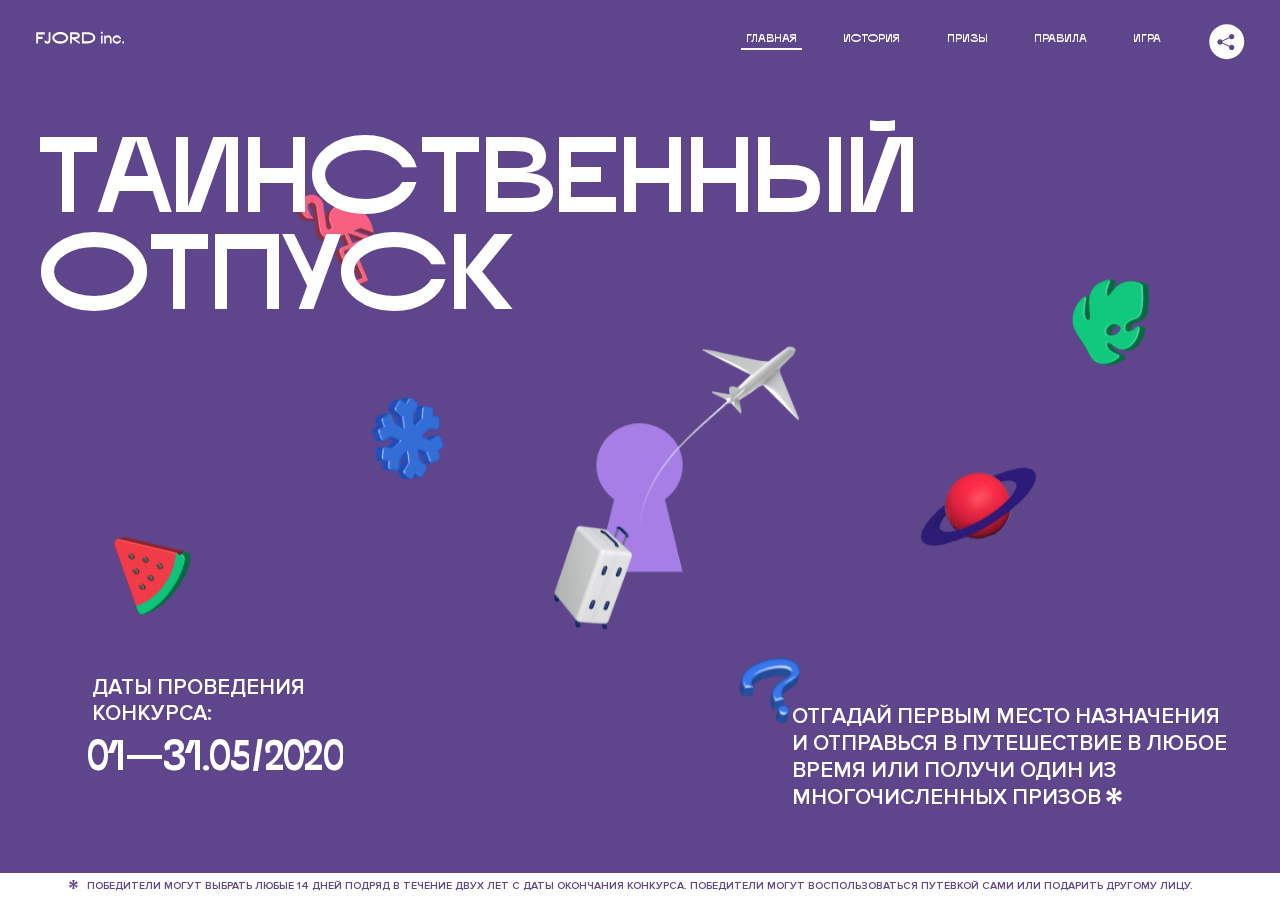
<file: 10/index.html>
<!DOCTYPE html>
<html lang="ru">
<head>
  <meta charset="UTF-8">
  <meta name="description" content="">
  <meta name="viewport" content="width=device-width, initial-scale=1.0">
  <meta http-equiv="X-UA-Compatible" content="ie=edge">
  <title>Mysterious Vacation</title>
<link href="css/style.min.css" rel="stylesheet">  <base href="https://htmlacademy-animation.github.io/197856-magic-vacation-1/10/">
</head>
<body>

  <header class="page-header js-header">
    <div class="page-header__wrapper">
      <a href="#" class="page-header__logo" aria-label="Перейти на страницу FJORD.Inc">
        <svg width="100" height="15" viewBox="0 0 100 15" fill="none" xmlns="http://www.w3.org/2000/svg">
          <path d="M0.26 1.4V14H2.276V8.906H7.334V6.44H2.276V3.848H9.872V1.4H0.26ZM12.733 14.36C15.127 14.36 16.243 12.65 16.243 9.5V1.4H14.263V8.96C14.263 11.21 13.723 11.876 12.733 11.876C11.833 11.876 11.473 11.3 11.347 10.58L9.36702 10.94C9.63702 13.046 10.663 14.36 12.733 14.36ZM18.3918 7.7C18.3918 11.372 22.3878 14.36 27.3198 14.36C32.2518 14.36 36.2478 11.372 36.2478 7.7C36.2478 4.028 32.2518 1.04 27.3198 1.04C22.3878 1.04 18.3918 4.028 18.3918 7.7ZM20.6058 7.7C20.6058 5.378 23.6118 3.524 27.3198 3.524C30.9918 3.524 33.9798 5.378 33.9798 7.7C33.9798 10.004 30.9918 11.858 27.3198 11.858C23.6118 11.858 20.6058 10.004 20.6058 7.7ZM40.403 14V8.906H40.799L49.079 14.702V12.38L44.039 8.906H44.201C47.999 8.906 49.277 7.304 49.277 5.162C49.277 3.092 47.999 1.4 44.201 1.4H38.387V14H40.403ZM43.535 3.722C45.785 3.722 47.045 4.136 47.045 5.432C47.045 6.764 45.785 7.034 43.535 7.034H40.403V3.722H43.535ZM51.6936 1.382V14H57.8676C62.7456 14 66.7236 11.534 66.7236 7.7C66.7236 3.848 62.7456 1.382 57.8676 1.382H51.6936ZM53.7096 11.624V3.722H57.5436C61.5396 3.722 64.4916 5.018 64.4916 7.7C64.4916 10.238 61.5396 11.624 57.5436 11.624H53.7096ZM73.1832 14.018H74.9832V5H73.1832V14.018ZM72.9132 1.976C72.9132 2.57 73.3992 3.092 74.0832 3.092C74.7492 3.092 75.2352 2.57 75.2352 1.976C75.2352 1.382 74.7672 0.805999 74.0832 0.805999C73.3812 0.805999 72.9132 1.382 72.9132 1.976ZM76.7867 14H78.5687V9.104C78.7487 8.006 79.5947 6.962 81.0887 6.962C82.1147 6.962 83.2667 7.448 83.2667 9.554V14H85.0487V9.014C85.0487 6.152 83.2307 4.73 81.3587 4.73C79.9187 4.73 79.0727 5.558 78.5687 6.854V5H76.7867V14ZM90.9898 14.27C93.5098 14.27 95.3818 12.506 95.7238 10.328H94.0498C93.7258 11.3 92.6998 12.02 90.9898 12.02C88.8478 12.02 87.7678 10.922 87.7678 9.59C87.7678 8.24 88.8478 6.962 90.9898 6.962C92.7538 6.962 93.7978 7.844 94.0858 8.924H95.7418C95.4358 6.71 93.6178 4.73 90.9898 4.73C88.0918 4.73 86.1298 7.124 86.1298 9.59C86.1298 12.074 88.1278 14.27 90.9898 14.27ZM97.0693 12.938C97.0693 13.658 97.5553 14.144 98.2753 14.144C98.9953 14.144 99.4813 13.658 99.4813 12.938C99.4813 12.2 98.9953 11.714 98.2753 11.714C97.5553 11.714 97.0693 12.2 97.0693 12.938Z" fill="currentColor"></path>
        </svg>
      </a>
      <button class="page-header__toggler js-menu-toggler" type="button" aria-label="Управление мобильным меню"><span>Меню</span></button>
      <nav class="page-header__nav">
        <div class="page-header__menu js-menu" id="menu">
          <ul>
            <li>
              <a class="js-menu-link active" href="#top" data-href="top">главная</a>
            </li>
            <li>
              <a class="js-menu-link" href="#story" data-href="story">история</a>
            </li>
            <li>
              <a class="js-menu-link" href="#prizes" data-href="prizes">призы</a>
            </li>
            <li>
              <a class="js-menu-link" href="#rules" data-href="rules">правила</a>
            </li>
            <li>
              <a class="js-menu-link" href="#game" data-href="game">игра</a>
            </li>
          </ul>
        </div>
        <div class="page-header__social">
          <div class="social-block js-social-block">
            <button class="social-block__toggler" aria-label="Управлять блоком с социальными кнопками">
              <svg width="26" height="22" viewBox="0 0 27 22" fill="none" xmlns="http://www.w3.org/2000/svg">
                <path d="M19.6721 7.43664C21.6273 7.43664 23.213 5.85095 23.213 3.89566C23.213 1.94037 21.6273 0.354675 19.6721 0.354675C17.7168 0.354675 16.1311 1.94037 16.1311 3.89566C16.1311 4.19968 16.1728 4.49178 16.2458 4.77345L7.21751 8.95527C6.57519 8.05214 5.52303 7.46049 4.33078 7.46049C2.37549 7.46049 0.789795 9.04618 0.789795 11.0015C0.789795 12.9568 2.37549 14.5425 4.33078 14.5425C5.52303 14.5425 6.57668 13.9508 7.21751 13.0477L16.2458 17.2295C16.1743 17.5112 16.1311 17.8033 16.1311 18.1073C16.1311 20.0626 17.7168 21.6483 19.6721 21.6483C21.6273 21.6483 23.213 20.0626 23.213 18.1073C23.213 16.152 21.6273 14.5663 19.6721 14.5663C18.4798 14.5663 17.4262 15.158 16.7853 16.0611L7.75701 11.8793C7.82854 11.5976 7.87176 11.3055 7.87176 11.0015C7.87176 10.6974 7.83003 10.4053 7.75701 10.1237L16.7853 5.94186C17.4262 6.84499 18.4783 7.43664 19.6721 7.43664Z" fill="currentColor"></path>
              </svg>
            </button>
            <ul class="social-block__list">
              <li>
                <a class="social-block__link social-block__link--fb" href="#" aria-label="Мы на Facebook">
                  <svg width="8" height="17" viewBox="0 0 8 17" fill="none" xmlns="http://www.w3.org/2000/svg">
                    <path d="M4.24646 16.9899H1.09275L1.05793 8.49828H0V5.30707H1.05793V3.81124C1.05793 1.42084 2.57654 0 5.21735 0H7.41758V3.18585H5.30841C4.28262 3.18585 4.2478 3.48582 4.2478 4.24914V5.30707H7.42964L7.16716 8.49828H4.2478V16.9899H4.24646Z" fill="currentColor"></path>
                  </svg>
                </a>
              </li>
              <li>
                <a class="social-block__link social-block__link--insta" href="#" aria-label="Мы в Instagram">
                  <svg width="15" height="15" viewBox="0 0 15 15" fill="none" xmlns="http://www.w3.org/2000/svg">
                    <path d="M11.0197 0H4.19806C2.14246 0 0.471191 1.66993 0.471191 3.72285V10.5499C0.471191 12.6082 2.14112 14.2727 4.19806 14.2727H11.0197C13.0753 14.2727 14.7466 12.6082 14.7466 10.5499V3.72285C14.7466 1.67127 13.0753 0 11.0197 0ZM11.0197 12.4849H4.19806C3.13076 12.4849 2.26432 11.6158 2.26432 10.5512V3.72419C2.26432 2.65956 3.13076 1.79715 4.19806 1.79715H11.0197C12.087 1.79715 12.9535 2.6609 12.9535 3.72419V10.5512C12.9535 11.6145 12.087 12.4849 11.0197 12.4849Z" fill="currentColor"></path>
                    <path d="M7.60887 3.11084C5.38989 3.11084 3.58203 4.9187 3.58203 7.14036C3.58203 9.35532 5.38989 11.1645 7.60887 11.1645C9.83053 11.1645 11.6357 9.35666 11.6357 7.14036C11.6357 4.9187 9.83053 3.11084 7.60887 3.11084ZM7.60887 9.36871C6.37551 9.36871 5.37784 8.37372 5.37784 7.14036C5.37784 5.90699 6.37551 4.90665 7.60887 4.90665C8.83822 4.90665 9.84259 5.90833 9.84259 7.14036C9.84392 8.37238 8.83822 9.36871 7.60887 9.36871Z" fill="currentColor"></path>
                    <path d="M11.3573 2.35962C10.8256 2.35962 10.3931 2.79752 10.3931 3.32381C10.3931 3.85546 10.8256 4.29336 11.3573 4.29336C11.8862 4.29336 12.3215 3.85546 12.3215 3.32381C12.3215 2.79752 11.8862 2.35962 11.3573 2.35962Z" fill="currentColor"></path>
                  </svg>
                </a>
              </li>
              <li>
                <a class="social-block__link social-block__link--vk" href="#" aria-label="Мы ВКонтакте">
                  <svg width="17" height="10" viewBox="0 0 17 10" fill="none" xmlns="http://www.w3.org/2000/svg">
                    <path d="M14.1234 4.9002C14.1234 4.9002 16.3623 1.72708 16.5866 0.680242C16.6595 0.312285 16.4947 0.103188 16.1069 0.103188C16.1069 0.103188 14.8193 0.103188 14.168 0.103188C13.7235 0.103188 13.5587 0.293278 13.4235 0.579768C13.4235 0.579768 12.3724 2.82553 11.0969 4.24712C10.6861 4.70333 10.4781 4.84318 10.2511 4.84318C10.0646 4.84318 9.98625 4.6911 9.98625 4.27834V0.649016C9.98625 0.147997 9.92545 0.00135496 9.5066 0.00135496H6.39628C6.15578 0.00135496 6.0085 0.134417 6.0085 0.324506C6.0085 0.801084 6.73406 0.908351 6.73406 2.20231V4.87305C6.73406 5.40529 6.70569 5.61575 6.45303 5.61575C5.78016 5.61575 4.19528 3.30618 3.30623 0.678887C3.12923 0.145282 2.93737 0 2.43475 0H0.486409C0.205373 0 0 0.190085 0 0.476576C0 0.991172 0.60666 3.40801 2.99277 6.64358C4.59927 8.8201 6.70569 10 8.60269 10C9.76196 10 10.0416 9.80312 10.0416 9.31432V7.63883C10.0416 7.22607 10.2065 7.04956 10.4429 7.04956C10.7078 7.04956 11.1847 7.13238 12.2805 8.22268C13.5843 9.47862 13.6762 10 14.3896 10H16.5676C16.7919 10 17 9.89273 17 9.52342C17 9.02919 16.3623 8.15343 15.384 7.10659C14.9801 6.56755 14.3302 5.98914 14.1248 5.72301C13.8275 5.40801 13.9154 5.23014 14.1234 4.9002Z" fill="currentColor"></path>
                  </svg>
                </a>
              </li>
            </ul>
          </div>
        </div>
      </nav>
    </div>
  </header>

  <main class="page-content">

    <section class="animation-screen"></section>

    <section class="screen screen--hidden screen--intro" id="top">
      <div class="screen__wrapper">
        <div class="intro">
          <h1 class="intro__title">Таинственный отпуск</h1>
          <div class="intro__content">
            <div class="intro__info">
              <p class="intro__label">Даты проведения конкурса:</p>
              <p class="intro__date">01 — 31.05 / 2020</p>
            </div>
            <div class="intro__message">
              <p>
                Отгадай первым место назначения и&nbsp;отправься в&nbsp;путешествие в&nbsp;любое время или получи один из многочисленных призов
                <svg width="16" height="16" viewBox="0 0 10 10" fill="none" xmlns="http://www.w3.org/2000/svg">
                  <path d="M0 6.35337L3.90271 4.99012L0 3.64663L1.34615 1.32374L4.44287 4.01073L3.67364 0H6.34615L5.57692 4.01073L8.65385 1.32374L10 3.64663L6.13405 4.99012L10 6.35337L8.65385 8.65651L5.57692 5.98927L6.34615 10H3.67364L4.44287 5.96952L1.34615 8.65651L0 6.35337Z" fill="currentColor"></path>
                </svg>
              </p>
            </div>
          </div>
        </div>
      </div>
      <div class="screen__footer js-footer">
        <button class="screen__footer-enlarge js-footer-toggler" type="button" aria-label="Показать сообщение">
          <svg width="10" height="10" viewBox="0 0 10 10" fill="none" xmlns="http://www.w3.org/2000/svg">
            <path d="M0 6.35337L3.90271 4.99012L0 3.64663L1.34615 1.32374L4.44287 4.01073L3.67364 0H6.34615L5.57692 4.01073L8.65385 1.32374L10 3.64663L6.13405 4.99012L10 6.35337L8.65385 8.65651L5.57692 5.98927L6.34615 10H3.67364L4.44287 5.96952L1.34615 8.65651L0 6.35337Z" fill="currentColor"></path>
          </svg>
        </button>
        <button class="screen__footer-collapse js-footer-toggler" type="button" aria-label="Скрыть сообщение">
          <svg width="13" height="13" viewBox="0 0 13 13" fill="none" xmlns="http://www.w3.org/2000/svg">
            <line x1="12.3536" y1="0.353553" x2="0.738349" y2="11.9688" stroke="currentColor"></line>
            <line x1="0.738319" y1="0.539925" x2="12.3535" y2="12.1551" stroke="currentColor"></line>
          </svg>
        </button>
        <div class="screen__footer-wrapper">
          <div class="screen__footer-announce">
            <p class="screen__footer-label">Даты проведения конкурса:</p>
            <p class="screen__footer-date">01 — 31.05 / 2020</p>
          </div>
          <div class="screen__footer-note">
            <p>
              <svg width="10" height="10" viewBox="0 0 10 10" fill="none" xmlns="http://www.w3.org/2000/svg">
                <path d="M0 6.35337L3.90271 4.99012L0 3.64663L1.34615 1.32374L4.44287 4.01073L3.67364 0H6.34615L5.57692 4.01073L8.65385 1.32374L10 3.64663L6.13405 4.99012L10 6.35337L8.65385 8.65651L5.57692 5.98927L6.34615 10H3.67364L4.44287 5.96952L1.34615 8.65651L0 6.35337Z" fill="currentColor"></path>
              </svg>
              <span>Победители могут выбрать любые 14 дней подряд в&nbsp;течение двух лет с&nbsp;даты окончания конкурса. Победители могут воспользоваться путевкой сами или подарить другому лицу.</span>
            </p>
          </div>
        </div>
      </div>
    </section>

    <section class="screen screen--hidden screen--story" id="story">

      <div class="slider swiper-container js-slider">

        <div class="swiper-wrapper">

          <div class="slider__item swiper-slide">
            <h2 class="slider__item-title story-title">История</h2>
            <p class="slider__item-text">Джеймс Таргет был основателем компании &laquo;Fjord Inc.&raquo;. С&nbsp;1965 года &laquo;Fjord Inc.&raquo; прославилась надёжными и&nbsp;удобными чемоданами и&nbsp;аксессуарами для туристов.</p>
          </div>

          <div class="slider__item swiper-slide">
            <p class="slider__item-text">Когда Джеймсу было 7&nbsp;лет, в&nbsp;их&nbsp;доме гостил дядюшка и&nbsp;развлекал детей рассказами о&nbsp;своей поездке в&nbsp;место, показавшееся малышу Таргету невероятным. Тогда Джеймс решил, что однажды посетит его, но&nbsp;не&nbsp;будет рассказывать о&nbsp;мечте, пока не&nbsp;осуществит.</p>
          </div>

          <div class="slider__item swiper-slide">
            <p class="slider__item-text">Джеймс Таргет стал увлеченным путешественником. Он&nbsp;посетил 5&nbsp;континентов, 126&nbsp;стран.</p>
          </div>

          <div class="slider__item swiper-slide">
            <p class="slider__item-text">Он&nbsp;сплавлялся по&nbsp;Амазонке и&nbsp;погружался в&nbsp;пещеры Франции, медитировал в&nbsp;горах Тибета и&nbsp;пожимал руку вождя племени Акугауа.</p>
          </div>

          <div class="slider__item swiper-slide">
            <p class="slider__item-text">Из&nbsp;своих поездок Джеймс Таргет привозил идеи, как сделать свои чемоданы &laquo;Fjord Inc.&raquo; удобными и&nbsp;приспособленными к&nbsp;разным дорожным условиям.</p>
          </div>

          <div class="slider__item swiper-slide">
            <p class="slider__item-text">Всё это время Джеймс не&nbsp;оставлял идею поездки своей мечты. Однако, как только он&nbsp;брался за&nbsp;планирование, возникали препятствия, не&nbsp;позволяющие отправиться туда.</p>
          </div>

          <div class="slider__item swiper-slide">
            <p class="slider__item-text">В&nbsp;возрасте 67&nbsp;лет Джеймс Таргет попал под лавину и&nbsp;погиб. В&nbsp;своём завещании он&nbsp;поручил отправить в&nbsp;заветное путешествие трёх смельчаков, единых с&nbsp;ним духом.</p>
          </div>

          <div class="slider__item swiper-slide">
            <p class="slider__item-text">Тех, кто сможет узнать таинственное место, задавая вопросы специально обученному ИИ&nbsp;&laquo;Соне&raquo;, ждет фантастическое путешествие.</p>
          </div>
        </div>
        <div class="slider__controls">
          <button class="slider__control slider__control--prev js-control-prev" type="button" aria-label="Показать предыдущую историю">
            <svg width="12" height="22" viewBox="0 0 12 22" fill="none" xmlns="http://www.w3.org/2000/svg">
              <path d="M11 1L1 11L11 21" stroke="currentColor" stroke-width="2" stroke-linejoin="round"></path>
            </svg>
          </button>
          <button class="slider__control slider__control--next js-control-next" type="button" aria-label="Показать следующую историю">
            <svg width="12" height="22" viewBox="0 0 12 22" fill="none" xmlns="http://www.w3.org/2000/svg">
              <path d="M1 1L11 11L1 21" stroke="currentColor" stroke-width="2" stroke-linejoin="round"></path>
            </svg>
          </button>
        </div>
        <div class="slider__pagination swiper-pagination"></div>
      </div>
    </section>

    <section class="screen screen--hidden screen--prizes" id="prizes">
      <div class="screen__wrapper">
        <div class="prizes">
          <h2 class="prizes__title">Призы</h2>
          <div class="prizes__lead">
            <p>Найди ответ и&nbsp;получи один из&nbsp;призов:</p>
          </div>
          <ul class="prizes__list">
            <li class="prizes__item prizes__item--journeys">
              <div class="prizes__icon">
                <picture>
                  <source srcset="img/prize1-mob.svg" media="(orientation: portrait)">
                  <img src="img/prize1.svg" alt="">
                </picture>
              </div>
              <p class="prizes__desc">
                <b>3</b>
                <span>загадочных путешествия</span>
              </p>
            </li>
            <li class="prizes__item prizes__item--cases">
              <div class="prizes__icon">
                <picture>
                  <source srcset="img/prize2-mob.svg" media="(orientation: portrait)">
                  <img src="img/prize2.svg" alt="">
                </picture>
              </div>
              <p class="prizes__desc">
                <b>7</b>
                <span>надежных чемоданов</span>
              </p>
            </li>
            <li class="prizes__item prizes__item--codes">
              <div class="prizes__icon">
                <picture>
                  <source srcset="img/prize3-mob.svg" media="(orientation: portrait)">
                  <img src="img/prize3.svg" alt="">
                </picture>
              </div>
              <p class="prizes__desc">
                <b>900</b>
                <span>
                  промокодов на&nbsp;скидку 15%
                  <svg width="10" height="10" viewBox="0 0 10 10" fill="none" xmlns="http://www.w3.org/2000/svg">
                    <path d="M0 6.35337L3.90271 4.99012L0 3.64663L1.34615 1.32374L4.44287 4.01073L3.67364 0H6.34615L5.57692 4.01073L8.65385 1.32374L10 3.64663L6.13405 4.99012L10 6.35337L8.65385 8.65651L5.57692 5.98927L6.34615 10H3.67364L4.44287 5.96952L1.34615 8.65651L0 6.35337Z" fill="currentColor"></path>
                  </svg>
                </span>
              </p>
            </li>
          </ul>
        </div>
      </div>
      <div class="screen__footer js-footer">
        <button class="screen__footer-enlarge js-footer-toggler" type="button" aria-label="Показать сообщение">
          <svg width="10" height="10" viewBox="0 0 10 10" fill="none" xmlns="http://www.w3.org/2000/svg">
            <path d="M0 6.35337L3.90271 4.99012L0 3.64663L1.34615 1.32374L4.44287 4.01073L3.67364 0H6.34615L5.57692 4.01073L8.65385 1.32374L10 3.64663L6.13405 4.99012L10 6.35337L8.65385 8.65651L5.57692 5.98927L6.34615 10H3.67364L4.44287 5.96952L1.34615 8.65651L0 6.35337Z" fill="currentColor"></path>
          </svg>
        </button>
        <button class="screen__footer-collapse js-footer-toggler" type="button" aria-label="Скрыть сообщение">
          <svg width="13" height="13" viewBox="0 0 13 13" fill="none" xmlns="http://www.w3.org/2000/svg">
            <line x1="12.3536" y1="0.353553" x2="0.738349" y2="11.9688" stroke="currentColor"></line>
            <line x1="0.738319" y1="0.539925" x2="12.3535" y2="12.1551" stroke="currentColor"></line>
          </svg>
        </button>
        <div class="screen__footer-wrapper">
          <div class="screen__footer-announce">
            <p class="screen__footer-label">Даты проведения конкурса:</p>
            <p class="screen__footer-date">01 — 31.05 / 2020</p>
          </div>
          <div class="screen__footer-note">
            <p>
              <svg width="10" height="10" viewBox="0 0 10 10" fill="none" xmlns="http://www.w3.org/2000/svg">
                <path d="M0 6.35337L3.90271 4.99012L0 3.64663L1.34615 1.32374L4.44287 4.01073L3.67364 0H6.34615L5.57692 4.01073L8.65385 1.32374L10 3.64663L6.13405 4.99012L10 6.35337L8.65385 8.65651L5.57692 5.98927L6.34615 10H3.67364L4.44287 5.96952L1.34615 8.65651L0 6.35337Z" fill="currentColor"></path>
              </svg>
              <span>Скидка&nbsp;15% на&nbsp;единоразовое приобретение путёвки с&nbsp;1&nbsp;июня 2020 по&nbsp;31&nbsp;мая 2022&nbsp;года. Суммируется с&nbsp;другими акциями</span>
            </p>
          </div>
        </div>
      </div>
    </section>

    <section class="screen screen--hidden screen--rules" id="rules">
      <div class="screen__wrapper">
        <div class="rules">
          <h2 class="rules__title">Правила</h2>
          <div class="rules__lead">
            <p>Для того чтобы получить наследство Джеймса Таргета, тебе нужно выведать у&nbsp;&laquo;Сони&raquo;, куда предстоит отправиться тебе в&nbsp;случае победы</p>
          </div>
          <ol class="rules__list">
            <li class="rules__item">
              <p>Тебе отводится <br>5&nbsp;минут</p>
            </li>
            <li class="rules__item">
              <p>Задавай любые вопросы в&nbsp;текстовом поле</p>
            </li>
            <li class="rules__item">
              <p>Нажимай кнопку &laquo;Узнать&raquo;, чтобы получить ответ</p>
            </li>
            <li class="rules__item">
              <p>&laquo;Соня&raquo; может отвечать только&nbsp;Да или Нет</p>
            </li>
          </ol>
          <a href="#game" class="rules__link btn">Погнали!</a>
        </div>
      </div>
      <div class="screen__disclaimer">
        <div class="disclaimer">
          <ul>
            <li>
              <a href="#">Правовая информация</a>
            </li>
            <li>
              <a href="#">Подробные правила</a>
            </li>
          </ul>
        </div>
      </div>
    </section>

    <section class="screen screen--hidden screen--game" id="game">
      <div class="screen__wrapper">
        <div class="game">
          <div class="game__header">
            <h2 class="game__title">Игра</h2>
            <div class="game__counter">
              <span>05</span>:<span>00</span>
            </div>
          </div>
          <div class="game__body">
            <div class="chat">
              <div class="chat__body js-chat">
                <ul class="chat__list" id="messages"></ul>
              </div>
              <div class="chat__footer">
                <form action="#" method="post" class="form" id="message-form">
                  <label for="message-field" class="visually-hidden">Поле для ввода вопроса</label>
                  <input type="text" class="form__field" id="message-field">
                  <button class="form__button btn">
                    Узнать
                    <svg width="18" height="19" viewBox="0 0 18 19" fill="none" xmlns="http://www.w3.org/2000/svg">
                      <path stroke="currentColor" stroke-width="2" d="M9 19V1"></path>
                      <path d="M1 9l8-8 8 8" stroke="currentColor" stroke-width="2" stroke-linejoin="round"></path>
                    </svg>
                  </button>
                </form>
              </div>
            </div>
          </div>
          <!-- временные кнопки для показа результата -->
          <div class="game__buttons">
            <button class="game__button btn js-show-result" type="button" data-target="result">Положительный результат</button>
            <button class="game__button btn js-show-result" type="button" data-target="result2">Положительный результат - 2</button>
            <button class="game__button btn js-show-result" type="button" data-target="result3">Отрицательный результат</button>
          </div>
        </div>
      </div>
    </section>

    <section class="screen screen--hidden screen--result" id="result">
      <div class="screen__wrapper">
        <div class="result result--trip">
          <div class="result__image">
            <picture>
              <source srcset="img/result1-mob.png 1x, img/result1-mob@2x.png 2x" media="(max-width: 768px) and (orientation: portrait)">
              <img src="img/result1.png" srcset="img/result1@2x.png 2x" alt="">
            </picture>
          </div>
          <h2 class="result__title">
            <span class="visually-hidden">ПОбеда!</span>

            <svg class="result__svg-anim result__svg-anim--win" xmlns="http://www.w3.org/2000/svg" viewBox="0 0 568.85 109.24">
              <path d="M16,24.44V92H2.6V8H75V92H61.52V24.44H16Z" transform="translate(-2.1 -1.5)" fill="none" stroke="currentColor" stroke-dasharray="447" stroke-dashoffset="0">
              </path>

              <path d="M148.76,5.6c32.88,0,59.52,19.92,59.52,44.4s-26.64,44.4-59.52,44.4S89.24,74.48,89.24,50,115.88,5.6,148.76,5.6Zm0,72.12c24.48,0,44.4-12.36,44.4-27.72s-19.92-27.84-44.4-27.84C124,22.16,104,34.52,104,50S124,77.72,148.76,77.72Z" transform="translate(-2.1 -1.5)" fill="none" stroke="currentColor"></path>
              <path d="M287.36,8V24.44H236v14.4h25.32c25.44,0,34,11.16,34,26.52,0,15.6-8.52,26.64-34,26.64H222.56V8h64.8ZM256.88,76.52c15.12,0,23.52-2,23.52-11.52S272,54.44,256.88,54.44H236V76.52h20.88Z" transform="translate(-2.1 -1.5)" fill="none" stroke="currentColor"></path>
              <path d="M371.47,8V24.44H320.84V41.6h33.6V58h-33.6V75.56h50.64V92H307.4V8h64.08Z" transform="translate(-2.1 -1.5)" fill="none" stroke="currentColor"></path>
              <path d="M382.39,110.24V75.56h7.44c4.56-4.68,7.8-18.36,8.76-56L399,8h48.6V75.56h10v34.68H442.87V92H397v18.24H382.39Zm51.72-34.68V24.44H411.55v3.12c-0.48,22.44-3.24,37.68-7.2,48h29.76Z" transform="translate(-2.1 -1.5)" fill="none" stroke="currentColor"></path>
              <path d="M463.75,92l28-84h27.12l28.08,84H533.47l-7.8-23.52h-37.8L480.07,92H463.75Zm56.64-40L507,11.84,493.51,52h26.88Z" transform="translate(-2.1 -1.5)" fill="none" stroke="currentColor"></path>
              <path d="M554.12,70.4L555.55,2H569l1.44,68.4H554.12Zm8.28,6.36c4.8,0,8,3.24,8,8.16a8,8,0,1,1-16.08,0C554.35,80,557.59,76.76,562.39,76.76Z" transform="translate(-2.1 -1.5)" fill="none" stroke="currentColor"></path>
            </svg>
          </h2>
          <div class="result__text">
            <p>ты&nbsp;отправляешься в&nbsp;Арктику!</p>
          </div>
          <div class="result__form">
            <form action="#" method="post" class="form form--result">
              <label for="email-field" class="form__label">зарегистрируй результат</label>
              <input type="email" class="form__field" id="email-field" placeholder="e-mail для регистации результата и получения приза" required="">
              <button class="form__button btn">
                отправить
                <svg width="18" height="19" viewBox="0 0 18 19" fill="none" xmlns="http://www.w3.org/2000/svg">
                  <path stroke="currentColor" stroke-width="2" d="M9 19V1"></path>
                  <path d="M1 9l8-8 8 8" stroke="currentColor" stroke-width="2" stroke-linejoin="round"></path>
                </svg>
              </button>
            </form>
          </div>
        </div>
      </div>
    </section>

    <section class="screen screen--hidden screen--result" id="result2">
      <div class="screen__wrapper">
        <div class="result result--prize">
          <div class="result__image">
            <picture>
              <source srcset="img/result2-mob.png 1x, img/result2-mob@2x.png 2x" media="(max-width: 768px) and (orientation: portrait)">
              <img src="img/result2.png" srcset="img/result2@2x.png 2x" alt="">
            </picture>
          </div>
          <h2 class="result__title">
            <span class="visually-hidden">ПОбеда!</span>
            <svg class="result__svg-anim result__svg-anim--win" xmlns="http://www.w3.org/2000/svg" viewBox="0 0 568.85 109.24">
              <path d="M16,24.44V92H2.6V8H75V92H61.52V24.44H16Z" transform="translate(-2.1 -1.5)" fill="none" stroke="currentColor"></path>
              <path d="M148.76,5.6c32.88,0,59.52,19.92,59.52,44.4s-26.64,44.4-59.52,44.4S89.24,74.48,89.24,50,115.88,5.6,148.76,5.6Zm0,72.12c24.48,0,44.4-12.36,44.4-27.72s-19.92-27.84-44.4-27.84C124,22.16,104,34.52,104,50S124,77.72,148.76,77.72Z" transform="translate(-2.1 -1.5)" fill="none" stroke="currentColor"></path>
              <path d="M287.36,8V24.44H236v14.4h25.32c25.44,0,34,11.16,34,26.52,0,15.6-8.52,26.64-34,26.64H222.56V8h64.8ZM256.88,76.52c15.12,0,23.52-2,23.52-11.52S272,54.44,256.88,54.44H236V76.52h20.88Z" transform="translate(-2.1 -1.5)" fill="none" stroke="currentColor"></path>
              <path d="M371.47,8V24.44H320.84V41.6h33.6V58h-33.6V75.56h50.64V92H307.4V8h64.08Z" transform="translate(-2.1 -1.5)" fill="none" stroke="currentColor"></path>
              <path d="M382.39,110.24V75.56h7.44c4.56-4.68,7.8-18.36,8.76-56L399,8h48.6V75.56h10v34.68H442.87V92H397v18.24H382.39Zm51.72-34.68V24.44H411.55v3.12c-0.48,22.44-3.24,37.68-7.2,48h29.76Z" transform="translate(-2.1 -1.5)" fill="none" stroke="currentColor"></path>
              <path d="M463.75,92l28-84h27.12l28.08,84H533.47l-7.8-23.52h-37.8L480.07,92H463.75Zm56.64-40L507,11.84,493.51,52h26.88Z" transform="translate(-2.1 -1.5)" fill="none" stroke="currentColor"></path>
              <path d="M554.12,70.4L555.55,2H569l1.44,68.4H554.12Zm8.28,6.36c4.8,0,8,3.24,8,8.16a8,8,0,1,1-16.08,0C554.35,80,557.59,76.76,562.39,76.76Z" transform="translate(-2.1 -1.5)" fill="none" stroke="currentColor"></path>
            </svg>
          </h2>
          <div class="result__text">
            <p>чемодан &laquo;Fjord&nbsp;Inc.&raquo;&nbsp;твой</p>
          </div>
          <div class="result__form">
            <form action="#" method="post" class="form form--result">
              <label for="email-field2" class="form__label">зарегистрируй результат</label>
              <input type="email" class="form__field" id="email-field2" placeholder="e-mail для регистации результата и получения приза" required="">
              <button class="form__button btn">
                отправить
                <svg width="18" height="19" viewBox="0 0 18 19" fill="none" xmlns="http://www.w3.org/2000/svg">
                  <path stroke="currentColor" stroke-width="2" d="M9 19V1"></path>
                  <path d="M1 9l8-8 8 8" stroke="currentColor" stroke-width="2" stroke-linejoin="round"></path>
                </svg>
              </button>
            </form>
          </div>
        </div>
      </div>
    </section>

    <section class="screen screen--hidden screen--result" id="result3">
      <div class="screen__wrapper">
        <div class="result result--negative">
          <div class="result__image">
            <picture>
              <source srcset="img/result3-mob.png 1x, img/result3-mob@2x.png 2x" media="(max-width: 768px) and (orientation: portrait)">
              <img src="img/result3.png" srcset="img/result3@2x.png 2x" alt="">
            </picture>
          </div>
          <h2 class="result__title">
            <span class="visually-hidden">Не угадал!</span>
            <svg class="result__svg-anim result__svg-anim--lose" xmlns="http://www.w3.org/2000/svg" viewBox="0 0 660.77 109.24">
              <g transform="translate(-2.16 1.5)">
                <path d="M2.66,92V8H16.1V42.2H53.3V8H66.74V92H53.3V58.64H16.1V92H2.66Z" fill="none" stroke="currentColor"></path>
                <path d="M147.62,8V24.44H97V41.6h33.6V58H97V75.56h50.64V92H83.54V8h64.08Z" fill="none" stroke="currentColor"></path>
                <path d="M199.22,8l20.52,42.36L235.34,8h16.44l-31,84H204.38l9.48-25.92L185.78,8h13.44Z" fill="none" stroke="currentColor"></path>
                <path d="M273.74,24.44V92H260.3V8h50.16V24.44H273.74Z" fill="none" stroke="currentColor"></path>
                <path d="M307.1,92l28-84h27.12l28.08,84H376.82L369,68.48h-37.8L323.42,92H307.1Zm56.64-40L350.3,11.84,336.86,52h26.88Z" fill="none" stroke="currentColor"></path>
                <path d="M396.38,110.24V75.56h7.44c4.56-4.68,7.8-18.36,8.76-56L412.94,8h48.6V75.56h10v34.68H456.86V92H411v18.24H396.38ZM448.1,75.56V24.44H425.54v3.12c-0.48,22.44-3.24,37.68-7.2,48H448.1Z" fill="none" stroke="currentColor"></path>
                <path d="M477.74,92l28-84h27.12L560.9,92H547.46l-7.8-23.52h-37.8L494.06,92H477.74Zm56.64-40-13.44-40.2L507.5,52h26.88Z" fill="none" stroke="currentColor"></path>
                <path d="M568.7,76.88a13.77,13.77,0,0,0,5,1c6.6,0,10.44-6.24,12-58.32L586.22,8h46.2V92H619V24.44H598.82l-0.12,3.12C597.14,81,589,94.4,573.74,94.4a28.55,28.55,0,0,1-6.72-.84Z" fill="none" stroke="currentColor"></path>
                <path d="M646.1,70.4L647.54,2H661l1.44,68.4H646.1Zm8.28,6.36c4.8,0,8,3.24,8,8.16a8,8,0,0,1-16.08,0C646.34,80,649.58,76.76,654.38,76.76Z" fill="none" stroke="currentColor"></path>
              </g>
            </svg>
          </h2>
          <button class="result__button js-play" type="button">
            не сдавайся!
            <span>
              <svg width="27" height="22" viewBox="0 0 27 22" fill="none" xmlns="http://www.w3.org/2000/svg">
                <path d="M10.6899 1.47998C5.42992 1.47998 1.16992 5.73998 1.16992 11C1.16992 16.26 5.42992 20.52 10.6899 20.52C15.9499 20.52 20.2099 16.26 20.2099 11V7.13998" stroke="currentColor" stroke-width="2" stroke-miterlimit="10"></path>
                <path d="M15.1099 12.5099L20.1499 7.13989L25.3099 12.6299" stroke="currentColor" stroke-width="2" stroke-miterlimit="10" stroke-linejoin="round"></path>
              </svg>
            </span>
          </button>
        </div>
      </div>
    </section>

  </main>

  <div class="page-overlay"></div>
<script src="js/script.js"></script></body>
</html>
</file>
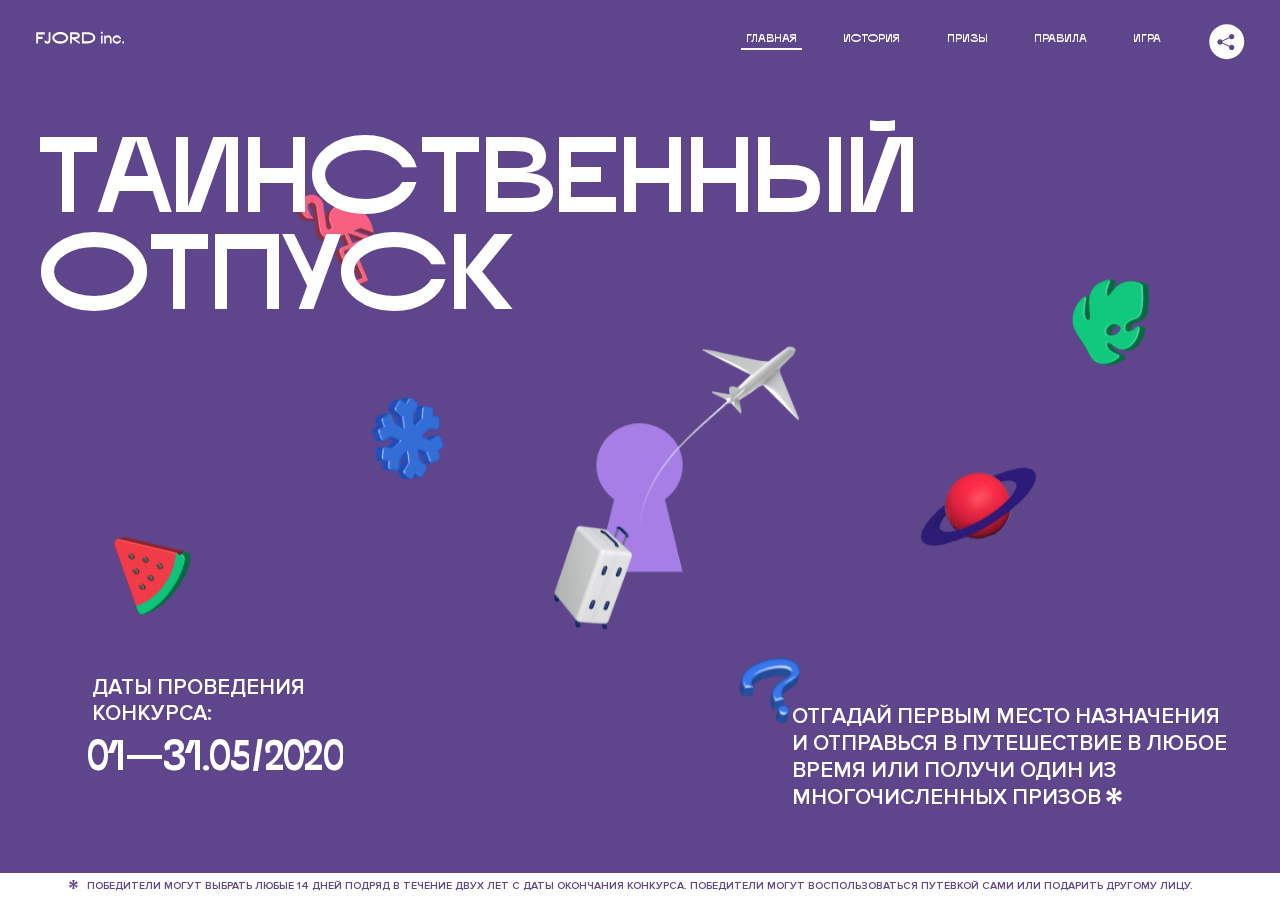
<file: 11/index.html>
<!DOCTYPE html>
<html lang="ru">
<head>
  <meta charset="UTF-8">
  <meta name="description" content="">
  <meta name="viewport" content="width=device-width, initial-scale=1.0">
  <meta http-equiv="X-UA-Compatible" content="ie=edge">
  <title>Mysterious Vacation</title>
<link href="css/style.min.css" rel="stylesheet">  <base href="https://htmlacademy-animation.github.io/197856-magic-vacation-1/11/">
</head>
<body>

  <header class="page-header js-header">
    <div class="page-header__wrapper">
      <a href="#" class="page-header__logo" aria-label="Перейти на страницу FJORD.Inc">
        <svg width="100" height="15" viewBox="0 0 100 15" fill="none" xmlns="http://www.w3.org/2000/svg">
          <path d="M0.26 1.4V14H2.276V8.906H7.334V6.44H2.276V3.848H9.872V1.4H0.26ZM12.733 14.36C15.127 14.36 16.243 12.65 16.243 9.5V1.4H14.263V8.96C14.263 11.21 13.723 11.876 12.733 11.876C11.833 11.876 11.473 11.3 11.347 10.58L9.36702 10.94C9.63702 13.046 10.663 14.36 12.733 14.36ZM18.3918 7.7C18.3918 11.372 22.3878 14.36 27.3198 14.36C32.2518 14.36 36.2478 11.372 36.2478 7.7C36.2478 4.028 32.2518 1.04 27.3198 1.04C22.3878 1.04 18.3918 4.028 18.3918 7.7ZM20.6058 7.7C20.6058 5.378 23.6118 3.524 27.3198 3.524C30.9918 3.524 33.9798 5.378 33.9798 7.7C33.9798 10.004 30.9918 11.858 27.3198 11.858C23.6118 11.858 20.6058 10.004 20.6058 7.7ZM40.403 14V8.906H40.799L49.079 14.702V12.38L44.039 8.906H44.201C47.999 8.906 49.277 7.304 49.277 5.162C49.277 3.092 47.999 1.4 44.201 1.4H38.387V14H40.403ZM43.535 3.722C45.785 3.722 47.045 4.136 47.045 5.432C47.045 6.764 45.785 7.034 43.535 7.034H40.403V3.722H43.535ZM51.6936 1.382V14H57.8676C62.7456 14 66.7236 11.534 66.7236 7.7C66.7236 3.848 62.7456 1.382 57.8676 1.382H51.6936ZM53.7096 11.624V3.722H57.5436C61.5396 3.722 64.4916 5.018 64.4916 7.7C64.4916 10.238 61.5396 11.624 57.5436 11.624H53.7096ZM73.1832 14.018H74.9832V5H73.1832V14.018ZM72.9132 1.976C72.9132 2.57 73.3992 3.092 74.0832 3.092C74.7492 3.092 75.2352 2.57 75.2352 1.976C75.2352 1.382 74.7672 0.805999 74.0832 0.805999C73.3812 0.805999 72.9132 1.382 72.9132 1.976ZM76.7867 14H78.5687V9.104C78.7487 8.006 79.5947 6.962 81.0887 6.962C82.1147 6.962 83.2667 7.448 83.2667 9.554V14H85.0487V9.014C85.0487 6.152 83.2307 4.73 81.3587 4.73C79.9187 4.73 79.0727 5.558 78.5687 6.854V5H76.7867V14ZM90.9898 14.27C93.5098 14.27 95.3818 12.506 95.7238 10.328H94.0498C93.7258 11.3 92.6998 12.02 90.9898 12.02C88.8478 12.02 87.7678 10.922 87.7678 9.59C87.7678 8.24 88.8478 6.962 90.9898 6.962C92.7538 6.962 93.7978 7.844 94.0858 8.924H95.7418C95.4358 6.71 93.6178 4.73 90.9898 4.73C88.0918 4.73 86.1298 7.124 86.1298 9.59C86.1298 12.074 88.1278 14.27 90.9898 14.27ZM97.0693 12.938C97.0693 13.658 97.5553 14.144 98.2753 14.144C98.9953 14.144 99.4813 13.658 99.4813 12.938C99.4813 12.2 98.9953 11.714 98.2753 11.714C97.5553 11.714 97.0693 12.2 97.0693 12.938Z" fill="currentColor"></path>
        </svg>
      </a>
      <button class="page-header__toggler js-menu-toggler" type="button" aria-label="Управление мобильным меню"><span>Меню</span></button>
      <nav class="page-header__nav">
        <div class="page-header__menu js-menu" id="menu">
          <ul>
            <li>
              <a class="js-menu-link active" href="#top" data-href="top">главная</a>
            </li>
            <li>
              <a class="js-menu-link" href="#story" data-href="story">история</a>
            </li>
            <li>
              <a class="js-menu-link" href="#prizes" data-href="prizes">призы</a>
            </li>
            <li>
              <a class="js-menu-link" href="#rules" data-href="rules">правила</a>
            </li>
            <li>
              <a class="js-menu-link" href="#game" data-href="game">игра</a>
            </li>
          </ul>
        </div>
        <div class="page-header__social">
          <div class="social-block js-social-block">
            <button class="social-block__toggler" aria-label="Управлять блоком с социальными кнопками">
              <svg width="26" height="22" viewBox="0 0 27 22" fill="none" xmlns="http://www.w3.org/2000/svg">
                <path d="M19.6721 7.43664C21.6273 7.43664 23.213 5.85095 23.213 3.89566C23.213 1.94037 21.6273 0.354675 19.6721 0.354675C17.7168 0.354675 16.1311 1.94037 16.1311 3.89566C16.1311 4.19968 16.1728 4.49178 16.2458 4.77345L7.21751 8.95527C6.57519 8.05214 5.52303 7.46049 4.33078 7.46049C2.37549 7.46049 0.789795 9.04618 0.789795 11.0015C0.789795 12.9568 2.37549 14.5425 4.33078 14.5425C5.52303 14.5425 6.57668 13.9508 7.21751 13.0477L16.2458 17.2295C16.1743 17.5112 16.1311 17.8033 16.1311 18.1073C16.1311 20.0626 17.7168 21.6483 19.6721 21.6483C21.6273 21.6483 23.213 20.0626 23.213 18.1073C23.213 16.152 21.6273 14.5663 19.6721 14.5663C18.4798 14.5663 17.4262 15.158 16.7853 16.0611L7.75701 11.8793C7.82854 11.5976 7.87176 11.3055 7.87176 11.0015C7.87176 10.6974 7.83003 10.4053 7.75701 10.1237L16.7853 5.94186C17.4262 6.84499 18.4783 7.43664 19.6721 7.43664Z" fill="currentColor"></path>
              </svg>
            </button>
            <ul class="social-block__list">
              <li>
                <a class="social-block__link social-block__link--fb" href="#" aria-label="Мы на Facebook">
                  <svg width="8" height="17" viewBox="0 0 8 17" fill="none" xmlns="http://www.w3.org/2000/svg">
                    <path d="M4.24646 16.9899H1.09275L1.05793 8.49828H0V5.30707H1.05793V3.81124C1.05793 1.42084 2.57654 0 5.21735 0H7.41758V3.18585H5.30841C4.28262 3.18585 4.2478 3.48582 4.2478 4.24914V5.30707H7.42964L7.16716 8.49828H4.2478V16.9899H4.24646Z" fill="currentColor"></path>
                  </svg>
                </a>
              </li>
              <li>
                <a class="social-block__link social-block__link--insta" href="#" aria-label="Мы в Instagram">
                  <svg width="15" height="15" viewBox="0 0 15 15" fill="none" xmlns="http://www.w3.org/2000/svg">
                    <path d="M11.0197 0H4.19806C2.14246 0 0.471191 1.66993 0.471191 3.72285V10.5499C0.471191 12.6082 2.14112 14.2727 4.19806 14.2727H11.0197C13.0753 14.2727 14.7466 12.6082 14.7466 10.5499V3.72285C14.7466 1.67127 13.0753 0 11.0197 0ZM11.0197 12.4849H4.19806C3.13076 12.4849 2.26432 11.6158 2.26432 10.5512V3.72419C2.26432 2.65956 3.13076 1.79715 4.19806 1.79715H11.0197C12.087 1.79715 12.9535 2.6609 12.9535 3.72419V10.5512C12.9535 11.6145 12.087 12.4849 11.0197 12.4849Z" fill="currentColor"></path>
                    <path d="M7.60887 3.11084C5.38989 3.11084 3.58203 4.9187 3.58203 7.14036C3.58203 9.35532 5.38989 11.1645 7.60887 11.1645C9.83053 11.1645 11.6357 9.35666 11.6357 7.14036C11.6357 4.9187 9.83053 3.11084 7.60887 3.11084ZM7.60887 9.36871C6.37551 9.36871 5.37784 8.37372 5.37784 7.14036C5.37784 5.90699 6.37551 4.90665 7.60887 4.90665C8.83822 4.90665 9.84259 5.90833 9.84259 7.14036C9.84392 8.37238 8.83822 9.36871 7.60887 9.36871Z" fill="currentColor"></path>
                    <path d="M11.3573 2.35962C10.8256 2.35962 10.3931 2.79752 10.3931 3.32381C10.3931 3.85546 10.8256 4.29336 11.3573 4.29336C11.8862 4.29336 12.3215 3.85546 12.3215 3.32381C12.3215 2.79752 11.8862 2.35962 11.3573 2.35962Z" fill="currentColor"></path>
                  </svg>
                </a>
              </li>
              <li>
                <a class="social-block__link social-block__link--vk" href="#" aria-label="Мы ВКонтакте">
                  <svg width="17" height="10" viewBox="0 0 17 10" fill="none" xmlns="http://www.w3.org/2000/svg">
                    <path d="M14.1234 4.9002C14.1234 4.9002 16.3623 1.72708 16.5866 0.680242C16.6595 0.312285 16.4947 0.103188 16.1069 0.103188C16.1069 0.103188 14.8193 0.103188 14.168 0.103188C13.7235 0.103188 13.5587 0.293278 13.4235 0.579768C13.4235 0.579768 12.3724 2.82553 11.0969 4.24712C10.6861 4.70333 10.4781 4.84318 10.2511 4.84318C10.0646 4.84318 9.98625 4.6911 9.98625 4.27834V0.649016C9.98625 0.147997 9.92545 0.00135496 9.5066 0.00135496H6.39628C6.15578 0.00135496 6.0085 0.134417 6.0085 0.324506C6.0085 0.801084 6.73406 0.908351 6.73406 2.20231V4.87305C6.73406 5.40529 6.70569 5.61575 6.45303 5.61575C5.78016 5.61575 4.19528 3.30618 3.30623 0.678887C3.12923 0.145282 2.93737 0 2.43475 0H0.486409C0.205373 0 0 0.190085 0 0.476576C0 0.991172 0.60666 3.40801 2.99277 6.64358C4.59927 8.8201 6.70569 10 8.60269 10C9.76196 10 10.0416 9.80312 10.0416 9.31432V7.63883C10.0416 7.22607 10.2065 7.04956 10.4429 7.04956C10.7078 7.04956 11.1847 7.13238 12.2805 8.22268C13.5843 9.47862 13.6762 10 14.3896 10H16.5676C16.7919 10 17 9.89273 17 9.52342C17 9.02919 16.3623 8.15343 15.384 7.10659C14.9801 6.56755 14.3302 5.98914 14.1248 5.72301C13.8275 5.40801 13.9154 5.23014 14.1234 4.9002Z" fill="currentColor"></path>
                  </svg>
                </a>
              </li>
            </ul>
          </div>
        </div>
      </nav>
    </div>
  </header>

  <main class="page-content">

    <section class="animation-screen"></section>

    <section class="screen screen--hidden screen--intro" id="top">
      <div class="screen__wrapper">
        <div class="intro">
          <h1 class="intro__title">Таинственный отпуск</h1>
          <div class="intro__content">
            <div class="intro__info">
              <p class="intro__label">Даты проведения конкурса:</p>
              <p class="intro__date">01 — 31.05 / 2020</p>
            </div>
            <div class="intro__message">
              <p>
                Отгадай первым место назначения и&nbsp;отправься в&nbsp;путешествие в&nbsp;любое время или получи один из многочисленных призов
                <svg width="16" height="16" viewBox="0 0 10 10" fill="none" xmlns="http://www.w3.org/2000/svg">
                  <path d="M0 6.35337L3.90271 4.99012L0 3.64663L1.34615 1.32374L4.44287 4.01073L3.67364 0H6.34615L5.57692 4.01073L8.65385 1.32374L10 3.64663L6.13405 4.99012L10 6.35337L8.65385 8.65651L5.57692 5.98927L6.34615 10H3.67364L4.44287 5.96952L1.34615 8.65651L0 6.35337Z" fill="currentColor"></path>
                </svg>
              </p>
            </div>
          </div>
        </div>
      </div>
      <div class="screen__footer js-footer">
        <button class="screen__footer-enlarge js-footer-toggler" type="button" aria-label="Показать сообщение">
          <svg width="10" height="10" viewBox="0 0 10 10" fill="none" xmlns="http://www.w3.org/2000/svg">
            <path d="M0 6.35337L3.90271 4.99012L0 3.64663L1.34615 1.32374L4.44287 4.01073L3.67364 0H6.34615L5.57692 4.01073L8.65385 1.32374L10 3.64663L6.13405 4.99012L10 6.35337L8.65385 8.65651L5.57692 5.98927L6.34615 10H3.67364L4.44287 5.96952L1.34615 8.65651L0 6.35337Z" fill="currentColor"></path>
          </svg>
        </button>
        <button class="screen__footer-collapse js-footer-toggler" type="button" aria-label="Скрыть сообщение">
          <svg width="13" height="13" viewBox="0 0 13 13" fill="none" xmlns="http://www.w3.org/2000/svg">
            <line x1="12.3536" y1="0.353553" x2="0.738349" y2="11.9688" stroke="currentColor"></line>
            <line x1="0.738319" y1="0.539925" x2="12.3535" y2="12.1551" stroke="currentColor"></line>
          </svg>
        </button>
        <div class="screen__footer-wrapper">
          <div class="screen__footer-announce">
            <p class="screen__footer-label">Даты проведения конкурса:</p>
            <p class="screen__footer-date">01 — 31.05 / 2020</p>
          </div>
          <div class="screen__footer-note">
            <p>
              <svg width="10" height="10" viewBox="0 0 10 10" fill="none" xmlns="http://www.w3.org/2000/svg">
                <path d="M0 6.35337L3.90271 4.99012L0 3.64663L1.34615 1.32374L4.44287 4.01073L3.67364 0H6.34615L5.57692 4.01073L8.65385 1.32374L10 3.64663L6.13405 4.99012L10 6.35337L8.65385 8.65651L5.57692 5.98927L6.34615 10H3.67364L4.44287 5.96952L1.34615 8.65651L0 6.35337Z" fill="currentColor"></path>
              </svg>
              <span>Победители могут выбрать любые 14 дней подряд в&nbsp;течение двух лет с&nbsp;даты окончания конкурса. Победители могут воспользоваться путевкой сами или подарить другому лицу.</span>
            </p>
          </div>
        </div>
      </div>
    </section>

    <section class="screen screen--hidden screen--story" id="story">

      <div class="slider swiper-container js-slider">

        <div class="swiper-wrapper">

          <div class="slider__item swiper-slide">
            <h2 class="slider__item-title story-title">История</h2>
            <p class="slider__item-text">Джеймс Таргет был основателем компании &laquo;Fjord Inc.&raquo;. С&nbsp;1965 года &laquo;Fjord Inc.&raquo; прославилась надёжными и&nbsp;удобными чемоданами и&nbsp;аксессуарами для туристов.</p>
          </div>

          <div class="slider__item swiper-slide">
            <p class="slider__item-text">Когда Джеймсу было 7&nbsp;лет, в&nbsp;их&nbsp;доме гостил дядюшка и&nbsp;развлекал детей рассказами о&nbsp;своей поездке в&nbsp;место, показавшееся малышу Таргету невероятным. Тогда Джеймс решил, что однажды посетит его, но&nbsp;не&nbsp;будет рассказывать о&nbsp;мечте, пока не&nbsp;осуществит.</p>
          </div>

          <div class="slider__item swiper-slide">
            <p class="slider__item-text">Джеймс Таргет стал увлеченным путешественником. Он&nbsp;посетил 5&nbsp;континентов, 126&nbsp;стран.</p>
          </div>

          <div class="slider__item swiper-slide">
            <p class="slider__item-text">Он&nbsp;сплавлялся по&nbsp;Амазонке и&nbsp;погружался в&nbsp;пещеры Франции, медитировал в&nbsp;горах Тибета и&nbsp;пожимал руку вождя племени Акугауа.</p>
          </div>

          <div class="slider__item swiper-slide">
            <p class="slider__item-text">Из&nbsp;своих поездок Джеймс Таргет привозил идеи, как сделать свои чемоданы &laquo;Fjord Inc.&raquo; удобными и&nbsp;приспособленными к&nbsp;разным дорожным условиям.</p>
          </div>

          <div class="slider__item swiper-slide">
            <p class="slider__item-text">Всё это время Джеймс не&nbsp;оставлял идею поездки своей мечты. Однако, как только он&nbsp;брался за&nbsp;планирование, возникали препятствия, не&nbsp;позволяющие отправиться туда.</p>
          </div>

          <div class="slider__item swiper-slide">
            <p class="slider__item-text">В&nbsp;возрасте 67&nbsp;лет Джеймс Таргет попал под лавину и&nbsp;погиб. В&nbsp;своём завещании он&nbsp;поручил отправить в&nbsp;заветное путешествие трёх смельчаков, единых с&nbsp;ним духом.</p>
          </div>

          <div class="slider__item swiper-slide">
            <p class="slider__item-text">Тех, кто сможет узнать таинственное место, задавая вопросы специально обученному ИИ&nbsp;&laquo;Соне&raquo;, ждет фантастическое путешествие.</p>
          </div>
        </div>
        <div class="slider__controls">
          <button class="slider__control slider__control--prev js-control-prev" type="button" aria-label="Показать предыдущую историю">
            <svg width="12" height="22" viewBox="0 0 12 22" fill="none" xmlns="http://www.w3.org/2000/svg">
              <path d="M11 1L1 11L11 21" stroke="currentColor" stroke-width="2" stroke-linejoin="round"></path>
            </svg>
          </button>
          <button class="slider__control slider__control--next js-control-next" type="button" aria-label="Показать следующую историю">
            <svg width="12" height="22" viewBox="0 0 12 22" fill="none" xmlns="http://www.w3.org/2000/svg">
              <path d="M1 1L11 11L1 21" stroke="currentColor" stroke-width="2" stroke-linejoin="round"></path>
            </svg>
          </button>
        </div>
        <div class="slider__pagination swiper-pagination"></div>
      </div>
    </section>

    <section class="screen screen--hidden screen--prizes" id="prizes">
      <div class="screen__wrapper">
        <div class="prizes">
          <h2 class="prizes__title">Призы</h2>
          <div class="prizes__lead">
            <p>Найди ответ и&nbsp;получи один из&nbsp;призов:</p>
          </div>
          <ul class="prizes__list">
            <li class="prizes__item prizes__item--journeys">
              <div class="prizes__icon">
                <picture>
                  <source srcset="img/prize1-mob.svg" media="(orientation: portrait)">
                  <img src="img/prize1.svg" alt="">
                </picture>
              </div>
              <p class="prizes__desc">
                <b>3</b>
                <span>загадочных путешествия</span>
              </p>
            </li>
            <li class="prizes__item prizes__item--cases">
              <div class="prizes__icon">
                <picture>
                  <source srcset="img/prize2-mob.svg" media="(orientation: portrait)">
                  <img src="img/prize2.svg" alt="">
                </picture>
              </div>
              <p class="prizes__desc">
                <b>7</b>
                <span>надежных чемоданов</span>
              </p>
            </li>
            <li class="prizes__item prizes__item--codes">
              <div class="prizes__icon">
                <picture>
                  <source srcset="img/prize3-mob.svg" media="(orientation: portrait)">
                  <img src="img/prize3.svg" alt="">
                </picture>
              </div>
              <p class="prizes__desc">
                <b>900</b>
                <span>
                  промокодов на&nbsp;скидку 15%
                  <svg width="10" height="10" viewBox="0 0 10 10" fill="none" xmlns="http://www.w3.org/2000/svg">
                    <path d="M0 6.35337L3.90271 4.99012L0 3.64663L1.34615 1.32374L4.44287 4.01073L3.67364 0H6.34615L5.57692 4.01073L8.65385 1.32374L10 3.64663L6.13405 4.99012L10 6.35337L8.65385 8.65651L5.57692 5.98927L6.34615 10H3.67364L4.44287 5.96952L1.34615 8.65651L0 6.35337Z" fill="currentColor"></path>
                  </svg>
                </span>
              </p>
            </li>
          </ul>
        </div>
      </div>
      <div class="screen__footer js-footer">
        <button class="screen__footer-enlarge js-footer-toggler" type="button" aria-label="Показать сообщение">
          <svg width="10" height="10" viewBox="0 0 10 10" fill="none" xmlns="http://www.w3.org/2000/svg">
            <path d="M0 6.35337L3.90271 4.99012L0 3.64663L1.34615 1.32374L4.44287 4.01073L3.67364 0H6.34615L5.57692 4.01073L8.65385 1.32374L10 3.64663L6.13405 4.99012L10 6.35337L8.65385 8.65651L5.57692 5.98927L6.34615 10H3.67364L4.44287 5.96952L1.34615 8.65651L0 6.35337Z" fill="currentColor"></path>
          </svg>
        </button>
        <button class="screen__footer-collapse js-footer-toggler" type="button" aria-label="Скрыть сообщение">
          <svg width="13" height="13" viewBox="0 0 13 13" fill="none" xmlns="http://www.w3.org/2000/svg">
            <line x1="12.3536" y1="0.353553" x2="0.738349" y2="11.9688" stroke="currentColor"></line>
            <line x1="0.738319" y1="0.539925" x2="12.3535" y2="12.1551" stroke="currentColor"></line>
          </svg>
        </button>
        <div class="screen__footer-wrapper">
          <div class="screen__footer-announce">
            <p class="screen__footer-label">Даты проведения конкурса:</p>
            <p class="screen__footer-date">01 — 31.05 / 2020</p>
          </div>
          <div class="screen__footer-note">
            <p>
              <svg width="10" height="10" viewBox="0 0 10 10" fill="none" xmlns="http://www.w3.org/2000/svg">
                <path d="M0 6.35337L3.90271 4.99012L0 3.64663L1.34615 1.32374L4.44287 4.01073L3.67364 0H6.34615L5.57692 4.01073L8.65385 1.32374L10 3.64663L6.13405 4.99012L10 6.35337L8.65385 8.65651L5.57692 5.98927L6.34615 10H3.67364L4.44287 5.96952L1.34615 8.65651L0 6.35337Z" fill="currentColor"></path>
              </svg>
              <span>Скидка&nbsp;15% на&nbsp;единоразовое приобретение путёвки с&nbsp;1&nbsp;июня 2020 по&nbsp;31&nbsp;мая 2022&nbsp;года. Суммируется с&nbsp;другими акциями</span>
            </p>
          </div>
        </div>
      </div>
    </section>

    <section class="screen screen--hidden screen--rules" id="rules">
      <div class="screen__wrapper">
        <div class="rules">
          <h2 class="rules__title">Правила</h2>
          <div class="rules__lead">
            <p>Для того чтобы получить наследство Джеймса Таргета, тебе нужно выведать у&nbsp;&laquo;Сони&raquo;, куда предстоит отправиться тебе в&nbsp;случае победы</p>
          </div>
          <ol class="rules__list">
            <li class="rules__item">
              <p>Тебе отводится <br>5&nbsp;минут</p>
            </li>
            <li class="rules__item">
              <p>Задавай любые вопросы в&nbsp;текстовом поле</p>
            </li>
            <li class="rules__item">
              <p>Нажимай кнопку &laquo;Узнать&raquo;, чтобы получить ответ</p>
            </li>
            <li class="rules__item">
              <p>&laquo;Соня&raquo; может отвечать только&nbsp;Да или Нет</p>
            </li>
          </ol>
          <a href="#game" class="rules__link btn">Погнали!</a>
        </div>
      </div>
      <div class="screen__disclaimer">
        <div class="disclaimer">
          <ul>
            <li>
              <a href="#">Правовая информация</a>
            </li>
            <li>
              <a href="#">Подробные правила</a>
            </li>
          </ul>
        </div>
      </div>
    </section>

    <section class="screen screen--hidden screen--game" id="game">
      <div class="screen__wrapper">
        <div class="game">
          <div class="game__header">
            <h2 class="game__title">Игра</h2>
            <div class="game__counter">
              <span>05</span>:<span>00</span>
            </div>
          </div>
          <div class="game__body">
            <div class="chat">
              <div class="chat__body js-chat">
                <ul class="chat__list" id="messages"></ul>
              </div>
              <div class="chat__footer">
                <form action="#" method="post" class="form" id="message-form">
                  <label for="message-field" class="visually-hidden">Поле для ввода вопроса</label>
                  <input type="text" class="form__field" id="message-field">
                  <button class="form__button btn">
                    Узнать
                    <svg width="18" height="19" viewBox="0 0 18 19" fill="none" xmlns="http://www.w3.org/2000/svg">
                      <path stroke="currentColor" stroke-width="2" d="M9 19V1"></path>
                      <path d="M1 9l8-8 8 8" stroke="currentColor" stroke-width="2" stroke-linejoin="round"></path>
                    </svg>
                  </button>
                </form>
              </div>
            </div>
          </div>
          <!-- временные кнопки для показа результата -->
          <div class="game__buttons">
            <button class="game__button btn js-show-result" type="button" data-target="result">Положительный результат</button>
            <button class="game__button btn js-show-result" type="button" data-target="result2">Положительный результат - 2</button>
            <button class="game__button btn js-show-result" type="button" data-target="result3">Отрицательный результат</button>
          </div>
        </div>
      </div>
    </section>

    <section class="screen screen--hidden screen--result" id="result">
      <div class="screen__wrapper">
        <div class="result result--trip">
          <div class="result__image">
            <picture>
              <source srcset="img/result1-mob.png 1x, img/result1-mob@2x.png 2x" media="(max-width: 768px) and (orientation: portrait)">
              <img src="img/result1.png" srcset="img/result1@2x.png 2x" alt="">
            </picture>
          </div>
          <h2 class="result__title">
            <span class="visually-hidden">ПОбеда!</span>

            <svg class="result__svg-anim result__svg-anim--win" xmlns="http://www.w3.org/2000/svg" viewBox="0 0 568.85 109.24">
              <path d="M16,24.44V92H2.6V8H75V92H61.52V24.44H16Z" transform="translate(-2.1 -1.5)" fill="none" stroke="currentColor" stroke-dasharray="447" stroke-dashoffset="0">
              </path>

              <path d="M148.76,5.6c32.88,0,59.52,19.92,59.52,44.4s-26.64,44.4-59.52,44.4S89.24,74.48,89.24,50,115.88,5.6,148.76,5.6Zm0,72.12c24.48,0,44.4-12.36,44.4-27.72s-19.92-27.84-44.4-27.84C124,22.16,104,34.52,104,50S124,77.72,148.76,77.72Z" transform="translate(-2.1 -1.5)" fill="none" stroke="currentColor"></path>
              <path d="M287.36,8V24.44H236v14.4h25.32c25.44,0,34,11.16,34,26.52,0,15.6-8.52,26.64-34,26.64H222.56V8h64.8ZM256.88,76.52c15.12,0,23.52-2,23.52-11.52S272,54.44,256.88,54.44H236V76.52h20.88Z" transform="translate(-2.1 -1.5)" fill="none" stroke="currentColor"></path>
              <path d="M371.47,8V24.44H320.84V41.6h33.6V58h-33.6V75.56h50.64V92H307.4V8h64.08Z" transform="translate(-2.1 -1.5)" fill="none" stroke="currentColor"></path>
              <path d="M382.39,110.24V75.56h7.44c4.56-4.68,7.8-18.36,8.76-56L399,8h48.6V75.56h10v34.68H442.87V92H397v18.24H382.39Zm51.72-34.68V24.44H411.55v3.12c-0.48,22.44-3.24,37.68-7.2,48h29.76Z" transform="translate(-2.1 -1.5)" fill="none" stroke="currentColor"></path>
              <path d="M463.75,92l28-84h27.12l28.08,84H533.47l-7.8-23.52h-37.8L480.07,92H463.75Zm56.64-40L507,11.84,493.51,52h26.88Z" transform="translate(-2.1 -1.5)" fill="none" stroke="currentColor"></path>
              <path d="M554.12,70.4L555.55,2H569l1.44,68.4H554.12Zm8.28,6.36c4.8,0,8,3.24,8,8.16a8,8,0,1,1-16.08,0C554.35,80,557.59,76.76,562.39,76.76Z" transform="translate(-2.1 -1.5)" fill="none" stroke="currentColor"></path>
            </svg>
          </h2>
          <div class="result__text">
            <p>ты&nbsp;отправляешься в&nbsp;Арктику!</p>
          </div>
          <div class="result__form">
            <form action="#" method="post" class="form form--result">
              <label for="email-field" class="form__label">зарегистрируй результат</label>
              <input type="email" class="form__field" id="email-field" placeholder="e-mail для регистации результата и получения приза" required="">
              <button class="form__button btn">
                отправить
                <svg width="18" height="19" viewBox="0 0 18 19" fill="none" xmlns="http://www.w3.org/2000/svg">
                  <path stroke="currentColor" stroke-width="2" d="M9 19V1"></path>
                  <path d="M1 9l8-8 8 8" stroke="currentColor" stroke-width="2" stroke-linejoin="round"></path>
                </svg>
              </button>
            </form>
          </div>
        </div>
      </div>
    </section>

    <section class="screen screen--hidden screen--result" id="result2">
      <div class="screen__wrapper">
        <div class="result result--prize">
          <div class="result__image">
            <picture>
              <source srcset="img/result2-mob.png 1x, img/result2-mob@2x.png 2x" media="(max-width: 768px) and (orientation: portrait)">
              <img src="img/result2.png" srcset="img/result2@2x.png 2x" alt="">
            </picture>
          </div>
          <h2 class="result__title">
            <span class="visually-hidden">ПОбеда!</span>
            <svg class="result__svg-anim result__svg-anim--win" xmlns="http://www.w3.org/2000/svg" viewBox="0 0 568.85 109.24">
              <path d="M16,24.44V92H2.6V8H75V92H61.52V24.44H16Z" transform="translate(-2.1 -1.5)" fill="none" stroke="currentColor"></path>
              <path d="M148.76,5.6c32.88,0,59.52,19.92,59.52,44.4s-26.64,44.4-59.52,44.4S89.24,74.48,89.24,50,115.88,5.6,148.76,5.6Zm0,72.12c24.48,0,44.4-12.36,44.4-27.72s-19.92-27.84-44.4-27.84C124,22.16,104,34.52,104,50S124,77.72,148.76,77.72Z" transform="translate(-2.1 -1.5)" fill="none" stroke="currentColor"></path>
              <path d="M287.36,8V24.44H236v14.4h25.32c25.44,0,34,11.16,34,26.52,0,15.6-8.52,26.64-34,26.64H222.56V8h64.8ZM256.88,76.52c15.12,0,23.52-2,23.52-11.52S272,54.44,256.88,54.44H236V76.52h20.88Z" transform="translate(-2.1 -1.5)" fill="none" stroke="currentColor"></path>
              <path d="M371.47,8V24.44H320.84V41.6h33.6V58h-33.6V75.56h50.64V92H307.4V8h64.08Z" transform="translate(-2.1 -1.5)" fill="none" stroke="currentColor"></path>
              <path d="M382.39,110.24V75.56h7.44c4.56-4.68,7.8-18.36,8.76-56L399,8h48.6V75.56h10v34.68H442.87V92H397v18.24H382.39Zm51.72-34.68V24.44H411.55v3.12c-0.48,22.44-3.24,37.68-7.2,48h29.76Z" transform="translate(-2.1 -1.5)" fill="none" stroke="currentColor"></path>
              <path d="M463.75,92l28-84h27.12l28.08,84H533.47l-7.8-23.52h-37.8L480.07,92H463.75Zm56.64-40L507,11.84,493.51,52h26.88Z" transform="translate(-2.1 -1.5)" fill="none" stroke="currentColor"></path>
              <path d="M554.12,70.4L555.55,2H569l1.44,68.4H554.12Zm8.28,6.36c4.8,0,8,3.24,8,8.16a8,8,0,1,1-16.08,0C554.35,80,557.59,76.76,562.39,76.76Z" transform="translate(-2.1 -1.5)" fill="none" stroke="currentColor"></path>
            </svg>
          </h2>
          <div class="result__text">
            <p>чемодан &laquo;Fjord&nbsp;Inc.&raquo;&nbsp;твой</p>
          </div>
          <div class="result__form">
            <form action="#" method="post" class="form form--result">
              <label for="email-field2" class="form__label">зарегистрируй результат</label>
              <input type="email" class="form__field" id="email-field2" placeholder="e-mail для регистации результата и получения приза" required="">
              <button class="form__button btn">
                отправить
                <svg width="18" height="19" viewBox="0 0 18 19" fill="none" xmlns="http://www.w3.org/2000/svg">
                  <path stroke="currentColor" stroke-width="2" d="M9 19V1"></path>
                  <path d="M1 9l8-8 8 8" stroke="currentColor" stroke-width="2" stroke-linejoin="round"></path>
                </svg>
              </button>
            </form>
          </div>
        </div>
      </div>
    </section>

    <section class="screen screen--hidden screen--result" id="result3">
      <div class="screen__wrapper">
        <div class="result result--negative">
          <div class="result__image">
            <picture>
              <source srcset="img/result3-mob.png 1x, img/result3-mob@2x.png 2x" media="(max-width: 768px) and (orientation: portrait)">
              <img src="img/result3.png" srcset="img/result3@2x.png 2x" alt="">
            </picture>
          </div>
          <h2 class="result__title">
            <span class="visually-hidden">Не угадал!</span>
            <svg class="result__svg-anim result__svg-anim--lose" xmlns="http://www.w3.org/2000/svg" viewBox="0 0 660.77 109.24">
              <g transform="translate(-2.16 1.5)">
                <path d="M2.66,92V8H16.1V42.2H53.3V8H66.74V92H53.3V58.64H16.1V92H2.66Z" fill="none" stroke="currentColor"></path>
                <path d="M147.62,8V24.44H97V41.6h33.6V58H97V75.56h50.64V92H83.54V8h64.08Z" fill="none" stroke="currentColor"></path>
                <path d="M199.22,8l20.52,42.36L235.34,8h16.44l-31,84H204.38l9.48-25.92L185.78,8h13.44Z" fill="none" stroke="currentColor"></path>
                <path d="M273.74,24.44V92H260.3V8h50.16V24.44H273.74Z" fill="none" stroke="currentColor"></path>
                <path d="M307.1,92l28-84h27.12l28.08,84H376.82L369,68.48h-37.8L323.42,92H307.1Zm56.64-40L350.3,11.84,336.86,52h26.88Z" fill="none" stroke="currentColor"></path>
                <path d="M396.38,110.24V75.56h7.44c4.56-4.68,7.8-18.36,8.76-56L412.94,8h48.6V75.56h10v34.68H456.86V92H411v18.24H396.38ZM448.1,75.56V24.44H425.54v3.12c-0.48,22.44-3.24,37.68-7.2,48H448.1Z" fill="none" stroke="currentColor"></path>
                <path d="M477.74,92l28-84h27.12L560.9,92H547.46l-7.8-23.52h-37.8L494.06,92H477.74Zm56.64-40-13.44-40.2L507.5,52h26.88Z" fill="none" stroke="currentColor"></path>
                <path d="M568.7,76.88a13.77,13.77,0,0,0,5,1c6.6,0,10.44-6.24,12-58.32L586.22,8h46.2V92H619V24.44H598.82l-0.12,3.12C597.14,81,589,94.4,573.74,94.4a28.55,28.55,0,0,1-6.72-.84Z" fill="none" stroke="currentColor"></path>
                <path d="M646.1,70.4L647.54,2H661l1.44,68.4H646.1Zm8.28,6.36c4.8,0,8,3.24,8,8.16a8,8,0,0,1-16.08,0C646.34,80,649.58,76.76,654.38,76.76Z" fill="none" stroke="currentColor"></path>
              </g>
            </svg>
          </h2>
          <button class="result__button js-play" type="button">
            не сдавайся!
            <span>
              <svg width="27" height="22" viewBox="0 0 27 22" fill="none" xmlns="http://www.w3.org/2000/svg">
                <path d="M10.6899 1.47998C5.42992 1.47998 1.16992 5.73998 1.16992 11C1.16992 16.26 5.42992 20.52 10.6899 20.52C15.9499 20.52 20.2099 16.26 20.2099 11V7.13998" stroke="currentColor" stroke-width="2" stroke-miterlimit="10"></path>
                <path d="M15.1099 12.5099L20.1499 7.13989L25.3099 12.6299" stroke="currentColor" stroke-width="2" stroke-miterlimit="10" stroke-linejoin="round"></path>
              </svg>
            </span>
          </button>
        </div>
      </div>
    </section>

  </main>

  <div class="page-overlay"></div>
<script src="js/script.js"></script></body>
</html>
</file>
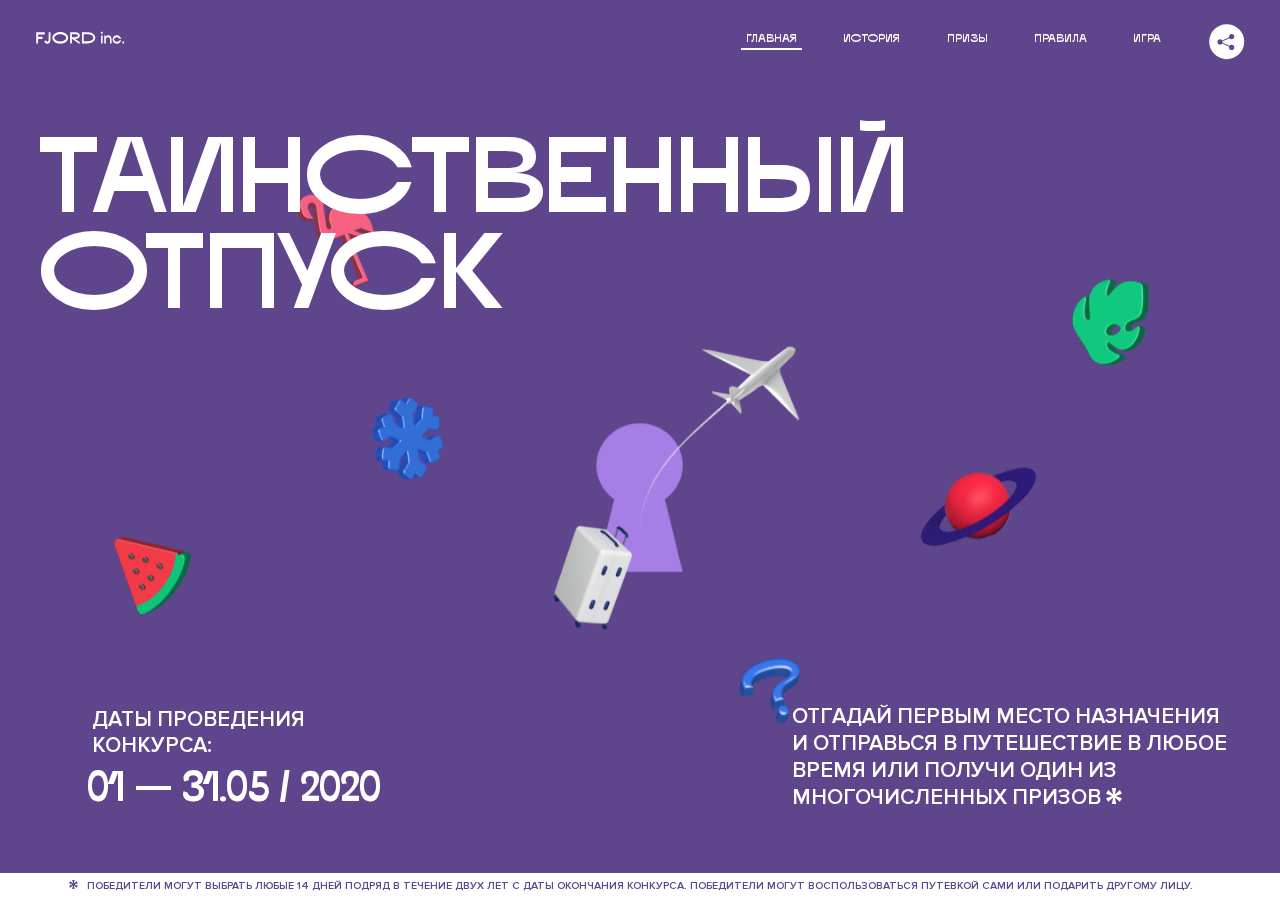
<file: 2/index.html>
<!DOCTYPE html>
<html lang="ru">
<head>
  <meta charset="UTF-8">
  <meta name="description" content="">
  <meta name="viewport" content="width=device-width, initial-scale=1.0">
  <meta http-equiv="X-UA-Compatible" content="ie=edge">
  <title>Mysterious Vacation</title>
  <link rel="stylesheet" href="css/style.min.css">
<link href="css/style.min.css" rel="stylesheet">  <base href="https://htmlacademy-animation.github.io/197856-magic-vacation-1/2/">
</head>
<body>

  <header class="page-header js-header">
    <div class="page-header__wrapper">
      <a href="#" class="page-header__logo" aria-label="Перейти на страницу FJORD.Inc">
        <svg width="100" height="15" viewBox="0 0 100 15" fill="none" xmlns="http://www.w3.org/2000/svg">
          <path d="M0.26 1.4V14H2.276V8.906H7.334V6.44H2.276V3.848H9.872V1.4H0.26ZM12.733 14.36C15.127 14.36 16.243 12.65 16.243 9.5V1.4H14.263V8.96C14.263 11.21 13.723 11.876 12.733 11.876C11.833 11.876 11.473 11.3 11.347 10.58L9.36702 10.94C9.63702 13.046 10.663 14.36 12.733 14.36ZM18.3918 7.7C18.3918 11.372 22.3878 14.36 27.3198 14.36C32.2518 14.36 36.2478 11.372 36.2478 7.7C36.2478 4.028 32.2518 1.04 27.3198 1.04C22.3878 1.04 18.3918 4.028 18.3918 7.7ZM20.6058 7.7C20.6058 5.378 23.6118 3.524 27.3198 3.524C30.9918 3.524 33.9798 5.378 33.9798 7.7C33.9798 10.004 30.9918 11.858 27.3198 11.858C23.6118 11.858 20.6058 10.004 20.6058 7.7ZM40.403 14V8.906H40.799L49.079 14.702V12.38L44.039 8.906H44.201C47.999 8.906 49.277 7.304 49.277 5.162C49.277 3.092 47.999 1.4 44.201 1.4H38.387V14H40.403ZM43.535 3.722C45.785 3.722 47.045 4.136 47.045 5.432C47.045 6.764 45.785 7.034 43.535 7.034H40.403V3.722H43.535ZM51.6936 1.382V14H57.8676C62.7456 14 66.7236 11.534 66.7236 7.7C66.7236 3.848 62.7456 1.382 57.8676 1.382H51.6936ZM53.7096 11.624V3.722H57.5436C61.5396 3.722 64.4916 5.018 64.4916 7.7C64.4916 10.238 61.5396 11.624 57.5436 11.624H53.7096ZM73.1832 14.018H74.9832V5H73.1832V14.018ZM72.9132 1.976C72.9132 2.57 73.3992 3.092 74.0832 3.092C74.7492 3.092 75.2352 2.57 75.2352 1.976C75.2352 1.382 74.7672 0.805999 74.0832 0.805999C73.3812 0.805999 72.9132 1.382 72.9132 1.976ZM76.7867 14H78.5687V9.104C78.7487 8.006 79.5947 6.962 81.0887 6.962C82.1147 6.962 83.2667 7.448 83.2667 9.554V14H85.0487V9.014C85.0487 6.152 83.2307 4.73 81.3587 4.73C79.9187 4.73 79.0727 5.558 78.5687 6.854V5H76.7867V14ZM90.9898 14.27C93.5098 14.27 95.3818 12.506 95.7238 10.328H94.0498C93.7258 11.3 92.6998 12.02 90.9898 12.02C88.8478 12.02 87.7678 10.922 87.7678 9.59C87.7678 8.24 88.8478 6.962 90.9898 6.962C92.7538 6.962 93.7978 7.844 94.0858 8.924H95.7418C95.4358 6.71 93.6178 4.73 90.9898 4.73C88.0918 4.73 86.1298 7.124 86.1298 9.59C86.1298 12.074 88.1278 14.27 90.9898 14.27ZM97.0693 12.938C97.0693 13.658 97.5553 14.144 98.2753 14.144C98.9953 14.144 99.4813 13.658 99.4813 12.938C99.4813 12.2 98.9953 11.714 98.2753 11.714C97.5553 11.714 97.0693 12.2 97.0693 12.938Z" fill="currentColor"></path>
        </svg>
      </a>
      <button class="page-header__toggler js-menu-toggler" type="button" aria-label="Управление мобильным меню"><span>Меню</span></button>
      <nav class="page-header__nav">
        <div class="page-header__menu js-menu" id="menu">
          <ul>
            <li>
              <a class="js-menu-link active" href="#top" data-href="top">главная</a>
            </li>
            <li>
              <a class="js-menu-link" href="#story" data-href="story">история</a>
            </li>
            <li>
              <a class="js-menu-link" href="#prizes" data-href="prizes">призы</a>
            </li>
            <li>
              <a class="js-menu-link" href="#rules" data-href="rules">правила</a>
            </li>
            <li>
              <a class="js-menu-link" href="#game" data-href="game">игра</a>
            </li>
          </ul>
        </div>
        <div class="page-header__social">
          <div class="social-block js-social-block">
            <button class="social-block__toggler" aria-label="Управлять блоком с социальными кнопками">
              <svg width="26" height="22" viewBox="0 0 27 22" fill="none" xmlns="http://www.w3.org/2000/svg">
                <path d="M19.6721 7.43664C21.6273 7.43664 23.213 5.85095 23.213 3.89566C23.213 1.94037 21.6273 0.354675 19.6721 0.354675C17.7168 0.354675 16.1311 1.94037 16.1311 3.89566C16.1311 4.19968 16.1728 4.49178 16.2458 4.77345L7.21751 8.95527C6.57519 8.05214 5.52303 7.46049 4.33078 7.46049C2.37549 7.46049 0.789795 9.04618 0.789795 11.0015C0.789795 12.9568 2.37549 14.5425 4.33078 14.5425C5.52303 14.5425 6.57668 13.9508 7.21751 13.0477L16.2458 17.2295C16.1743 17.5112 16.1311 17.8033 16.1311 18.1073C16.1311 20.0626 17.7168 21.6483 19.6721 21.6483C21.6273 21.6483 23.213 20.0626 23.213 18.1073C23.213 16.152 21.6273 14.5663 19.6721 14.5663C18.4798 14.5663 17.4262 15.158 16.7853 16.0611L7.75701 11.8793C7.82854 11.5976 7.87176 11.3055 7.87176 11.0015C7.87176 10.6974 7.83003 10.4053 7.75701 10.1237L16.7853 5.94186C17.4262 6.84499 18.4783 7.43664 19.6721 7.43664Z" fill="currentColor"></path>
              </svg>
            </button>
            <ul class="social-block__list">
              <li>
                <a class="social-block__link social-block__link--fb" href="#" aria-label="Мы на Facebook">
                  <svg width="8" height="17" viewBox="0 0 8 17" fill="none" xmlns="http://www.w3.org/2000/svg">
                    <path d="M4.24646 16.9899H1.09275L1.05793 8.49828H0V5.30707H1.05793V3.81124C1.05793 1.42084 2.57654 0 5.21735 0H7.41758V3.18585H5.30841C4.28262 3.18585 4.2478 3.48582 4.2478 4.24914V5.30707H7.42964L7.16716 8.49828H4.2478V16.9899H4.24646Z" fill="currentColor"></path>
                  </svg>
                </a>
              </li>
              <li>
                <a class="social-block__link social-block__link--insta" href="#" aria-label="Мы в Instagram">
                  <svg width="15" height="15" viewBox="0 0 15 15" fill="none" xmlns="http://www.w3.org/2000/svg">
                    <path d="M11.0197 0H4.19806C2.14246 0 0.471191 1.66993 0.471191 3.72285V10.5499C0.471191 12.6082 2.14112 14.2727 4.19806 14.2727H11.0197C13.0753 14.2727 14.7466 12.6082 14.7466 10.5499V3.72285C14.7466 1.67127 13.0753 0 11.0197 0ZM11.0197 12.4849H4.19806C3.13076 12.4849 2.26432 11.6158 2.26432 10.5512V3.72419C2.26432 2.65956 3.13076 1.79715 4.19806 1.79715H11.0197C12.087 1.79715 12.9535 2.6609 12.9535 3.72419V10.5512C12.9535 11.6145 12.087 12.4849 11.0197 12.4849Z" fill="currentColor"></path>
                    <path d="M7.60887 3.11084C5.38989 3.11084 3.58203 4.9187 3.58203 7.14036C3.58203 9.35532 5.38989 11.1645 7.60887 11.1645C9.83053 11.1645 11.6357 9.35666 11.6357 7.14036C11.6357 4.9187 9.83053 3.11084 7.60887 3.11084ZM7.60887 9.36871C6.37551 9.36871 5.37784 8.37372 5.37784 7.14036C5.37784 5.90699 6.37551 4.90665 7.60887 4.90665C8.83822 4.90665 9.84259 5.90833 9.84259 7.14036C9.84392 8.37238 8.83822 9.36871 7.60887 9.36871Z" fill="currentColor"></path>
                    <path d="M11.3573 2.35962C10.8256 2.35962 10.3931 2.79752 10.3931 3.32381C10.3931 3.85546 10.8256 4.29336 11.3573 4.29336C11.8862 4.29336 12.3215 3.85546 12.3215 3.32381C12.3215 2.79752 11.8862 2.35962 11.3573 2.35962Z" fill="currentColor"></path>
                  </svg>
                </a>
              </li>
              <li>
                <a class="social-block__link social-block__link--vk" href="#" aria-label="Мы ВКонтакте">
                  <svg width="17" height="10" viewBox="0 0 17 10" fill="none" xmlns="http://www.w3.org/2000/svg">
                    <path d="M14.1234 4.9002C14.1234 4.9002 16.3623 1.72708 16.5866 0.680242C16.6595 0.312285 16.4947 0.103188 16.1069 0.103188C16.1069 0.103188 14.8193 0.103188 14.168 0.103188C13.7235 0.103188 13.5587 0.293278 13.4235 0.579768C13.4235 0.579768 12.3724 2.82553 11.0969 4.24712C10.6861 4.70333 10.4781 4.84318 10.2511 4.84318C10.0646 4.84318 9.98625 4.6911 9.98625 4.27834V0.649016C9.98625 0.147997 9.92545 0.00135496 9.5066 0.00135496H6.39628C6.15578 0.00135496 6.0085 0.134417 6.0085 0.324506C6.0085 0.801084 6.73406 0.908351 6.73406 2.20231V4.87305C6.73406 5.40529 6.70569 5.61575 6.45303 5.61575C5.78016 5.61575 4.19528 3.30618 3.30623 0.678887C3.12923 0.145282 2.93737 0 2.43475 0H0.486409C0.205373 0 0 0.190085 0 0.476576C0 0.991172 0.60666 3.40801 2.99277 6.64358C4.59927 8.8201 6.70569 10 8.60269 10C9.76196 10 10.0416 9.80312 10.0416 9.31432V7.63883C10.0416 7.22607 10.2065 7.04956 10.4429 7.04956C10.7078 7.04956 11.1847 7.13238 12.2805 8.22268C13.5843 9.47862 13.6762 10 14.3896 10H16.5676C16.7919 10 17 9.89273 17 9.52342C17 9.02919 16.3623 8.15343 15.384 7.10659C14.9801 6.56755 14.3302 5.98914 14.1248 5.72301C13.8275 5.40801 13.9154 5.23014 14.1234 4.9002Z" fill="currentColor"></path>
                  </svg>
                </a>
              </li>
            </ul>
          </div>
        </div>
      </nav>
    </div>
  </header>

  <main class="page-content">

    <section class="animation-screen"></section>

    <section class="screen screen--hidden screen--intro js-scrollspy" id="top">
      <div class="screen__wrapper">
        <div class="intro">
          <h1 class="intro__title">Таинственный отпуск</h1>
          <div class="intro__content">
            <div class="intro__info">
              <p class="intro__label">Даты проведения конкурса:</p>
              <p class="intro__date">01 — 31.05 / 2020</p>
            </div>
            <div class="intro__message">
              <p>
                Отгадай первым место назначения и&nbsp;отправься в&nbsp;путешествие в&nbsp;любое время или получи один из многочисленных призов
                <svg width="16" height="16" viewBox="0 0 10 10" fill="none" xmlns="http://www.w3.org/2000/svg">
                  <path d="M0 6.35337L3.90271 4.99012L0 3.64663L1.34615 1.32374L4.44287 4.01073L3.67364 0H6.34615L5.57692 4.01073L8.65385 1.32374L10 3.64663L6.13405 4.99012L10 6.35337L8.65385 8.65651L5.57692 5.98927L6.34615 10H3.67364L4.44287 5.96952L1.34615 8.65651L0 6.35337Z" fill="currentColor"></path>
                </svg>
              </p>
            </div>
          </div>
        </div>
      </div>
      <div class="screen__footer js-footer">
        <button class="screen__footer-enlarge js-footer-toggler" type="button" aria-label="Показать сообщение">
          <svg width="10" height="10" viewBox="0 0 10 10" fill="none" xmlns="http://www.w3.org/2000/svg">
            <path d="M0 6.35337L3.90271 4.99012L0 3.64663L1.34615 1.32374L4.44287 4.01073L3.67364 0H6.34615L5.57692 4.01073L8.65385 1.32374L10 3.64663L6.13405 4.99012L10 6.35337L8.65385 8.65651L5.57692 5.98927L6.34615 10H3.67364L4.44287 5.96952L1.34615 8.65651L0 6.35337Z" fill="currentColor"></path>
          </svg>
        </button>
        <button class="screen__footer-collapse js-footer-toggler" type="button" aria-label="Скрыть сообщение">
          <svg width="13" height="13" viewBox="0 0 13 13" fill="none" xmlns="http://www.w3.org/2000/svg">
            <line x1="12.3536" y1="0.353553" x2="0.738349" y2="11.9688" stroke="currentColor"></line>
            <line x1="0.738319" y1="0.539925" x2="12.3535" y2="12.1551" stroke="currentColor"></line>
          </svg>
        </button>
        <div class="screen__footer-wrapper">
          <div class="screen__footer-announce">
            <p class="screen__footer-label">Даты проведения конкурса:</p>
            <p class="screen__footer-date">01 — 31.05 / 2020</p>
          </div>
          <div class="screen__footer-note">
            <p>
              <svg width="10" height="10" viewBox="0 0 10 10" fill="none" xmlns="http://www.w3.org/2000/svg">
                <path d="M0 6.35337L3.90271 4.99012L0 3.64663L1.34615 1.32374L4.44287 4.01073L3.67364 0H6.34615L5.57692 4.01073L8.65385 1.32374L10 3.64663L6.13405 4.99012L10 6.35337L8.65385 8.65651L5.57692 5.98927L6.34615 10H3.67364L4.44287 5.96952L1.34615 8.65651L0 6.35337Z" fill="currentColor"></path>
              </svg>
              <span>Победители могут выбрать любые 14 дней подряд в&nbsp;течение двух лет с&nbsp;даты окончания конкурса. Победители могут воспользоваться путевкой сами или подарить другому лицу.</span>
            </p>
          </div>
        </div>
      </div>
    </section>

    <section class="screen screen--hidden screen--story js-scrollspy" id="story">

      <div class="slider swiper-container js-slider">

        <div class="swiper-wrapper">

          <div class="slider__item swiper-slide">
            <h2 class="slider__item-title">История</h2>
            <p class="slider__item-text">Джеймс Таргет был основателем компании &laquo;Fjord Inc.&raquo;. С&nbsp;1965 года &laquo;Fjord Inc.&raquo; прославилась надёжными и&nbsp;удобными чемоданами и&nbsp;аксессуарами для туристов.</p>
          </div>

          <div class="slider__item swiper-slide">
            <p class="slider__item-text">Когда Джеймсу было 7&nbsp;лет, в&nbsp;их&nbsp;доме гостил дядюшка и&nbsp;развлекал детей рассказами о&nbsp;своей поездке в&nbsp;место, показавшееся малышу Таргету невероятным. Тогда Джеймс решил, что однажды посетит его, но&nbsp;не&nbsp;будет рассказывать о&nbsp;мечте, пока не&nbsp;осуществит.</p>
          </div>

          <div class="slider__item swiper-slide">
            <p class="slider__item-text">Джеймс Таргет стал увлеченным путешественником. Он&nbsp;посетил 5&nbsp;континентов, 126&nbsp;стран.</p>
          </div>

          <div class="slider__item swiper-slide">
            <p class="slider__item-text">Он&nbsp;сплавлялся по&nbsp;Амазонке и&nbsp;погружался в&nbsp;пещеры Франции, медитировал в&nbsp;горах Тибета и&nbsp;пожимал руку вождя племени Акугауа.</p>
          </div>

          <div class="slider__item swiper-slide">
            <p class="slider__item-text">Из&nbsp;своих поездок Джеймс Таргет привозил идеи, как сделать свои чемоданы &laquo;Fjord Inc.&raquo; удобными и&nbsp;приспособленными к&nbsp;разным дорожным условиям.</p>
          </div>

          <div class="slider__item swiper-slide">
            <p class="slider__item-text">Всё это время Джеймс не&nbsp;оставлял идею поездки своей мечты. Однако, как только он&nbsp;брался за&nbsp;планирование, возникали препятствия, не&nbsp;позволяющие отправиться туда.</p>
          </div>

          <div class="slider__item swiper-slide">
            <p class="slider__item-text">В&nbsp;возрасте 67&nbsp;лет Джеймс Таргет попал под лавину и&nbsp;погиб. В&nbsp;своём завещании он&nbsp;поручил отправить в&nbsp;заветное путешествие трёх смельчаков, единых с&nbsp;ним духом.</p>
          </div>

          <div class="slider__item swiper-slide">
            <p class="slider__item-text">Тех, кто сможет узнать таинственное место, задавая вопросы специально обученному ИИ&nbsp;&laquo;Соне&raquo;, ждет фантастическое путешествие.</p>
          </div>
        </div>
        <div class="slider__controls">
          <button class="slider__control slider__control--prev js-control-prev" type="button" aria-label="Показать предыдущую историю">
            <svg width="12" height="22" viewBox="0 0 12 22" fill="none" xmlns="http://www.w3.org/2000/svg">
              <path d="M11 1L1 11L11 21" stroke="currentColor" stroke-width="2" stroke-linejoin="round"></path>
            </svg>
          </button>
          <button class="slider__control slider__control--next js-control-next" type="button" aria-label="Показать следующую историю">
            <svg width="12" height="22" viewBox="0 0 12 22" fill="none" xmlns="http://www.w3.org/2000/svg">
              <path d="M1 1L11 11L1 21" stroke="currentColor" stroke-width="2" stroke-linejoin="round"></path>
            </svg>
          </button>
        </div>
        <div class="slider__pagination swiper-pagination"></div>
      </div>
    </section>

    <section class="screen screen--hidden screen--prizes js-scrollspy" id="prizes">
      <div class="screen__wrapper">
        <div class="prizes">
          <h2 class="prizes__title">ПРизы</h2>
          <div class="prizes__lead">
            <p>Найди ответ и&nbsp;получи один из&nbsp;призов:</p>
          </div>
          <ul class="prizes__list">
            <li class="prizes__item prizes__item--journeys">
              <div class="prizes__icon">
                <picture>
                  <source srcset="img/prize1-mob.svg" media="(orientation: portrait)">
                  <img src="img/prize1.svg" alt="">
                </picture>
              </div>
              <p class="prizes__desc">
                <b>3</b>
                <span>загадочных путешествия</span>
              </p>
            </li>
            <li class="prizes__item prizes__item--cases">
              <div class="prizes__icon">
                <picture>
                  <source srcset="img/prize2-mob.svg" media="(orientation: portrait)">
                  <img src="img/prize2.svg" alt="">
                </picture>
              </div>
              <p class="prizes__desc">
                <b>7</b>
                <span>надежных чемоданов</span>
              </p>
            </li>
            <li class="prizes__item prizes__item--codes">
              <div class="prizes__icon">
                <picture>
                  <source srcset="img/prize3-mob.svg" media="(orientation: portrait)">
                  <img src="img/prize3.svg" alt="">
                </picture>
              </div>
              <p class="prizes__desc">
                <b>900</b>
                <span>
                  промокодов на&nbsp;скидку 15%
                  <svg width="10" height="10" viewBox="0 0 10 10" fill="none" xmlns="http://www.w3.org/2000/svg">
                    <path d="M0 6.35337L3.90271 4.99012L0 3.64663L1.34615 1.32374L4.44287 4.01073L3.67364 0H6.34615L5.57692 4.01073L8.65385 1.32374L10 3.64663L6.13405 4.99012L10 6.35337L8.65385 8.65651L5.57692 5.98927L6.34615 10H3.67364L4.44287 5.96952L1.34615 8.65651L0 6.35337Z" fill="currentColor"></path>
                  </svg>
                </span>
              </p>
            </li>
          </ul>
        </div>
      </div>
      <div class="screen__footer js-footer">
        <button class="screen__footer-enlarge js-footer-toggler" type="button" aria-label="Показать сообщение">
          <svg width="10" height="10" viewBox="0 0 10 10" fill="none" xmlns="http://www.w3.org/2000/svg">
            <path d="M0 6.35337L3.90271 4.99012L0 3.64663L1.34615 1.32374L4.44287 4.01073L3.67364 0H6.34615L5.57692 4.01073L8.65385 1.32374L10 3.64663L6.13405 4.99012L10 6.35337L8.65385 8.65651L5.57692 5.98927L6.34615 10H3.67364L4.44287 5.96952L1.34615 8.65651L0 6.35337Z" fill="currentColor"></path>
          </svg>
        </button>
        <button class="screen__footer-collapse js-footer-toggler" type="button" aria-label="Скрыть сообщение">
          <svg width="13" height="13" viewBox="0 0 13 13" fill="none" xmlns="http://www.w3.org/2000/svg">
            <line x1="12.3536" y1="0.353553" x2="0.738349" y2="11.9688" stroke="currentColor"></line>
            <line x1="0.738319" y1="0.539925" x2="12.3535" y2="12.1551" stroke="currentColor"></line>
          </svg>
        </button>
        <div class="screen__footer-wrapper">
          <div class="screen__footer-announce">
            <p class="screen__footer-label">Даты проведения конкурса:</p>
            <p class="screen__footer-date">01 — 31.05 / 2020</p>
          </div>
          <div class="screen__footer-note">
            <p>
              <svg width="10" height="10" viewBox="0 0 10 10" fill="none" xmlns="http://www.w3.org/2000/svg">
                <path d="M0 6.35337L3.90271 4.99012L0 3.64663L1.34615 1.32374L4.44287 4.01073L3.67364 0H6.34615L5.57692 4.01073L8.65385 1.32374L10 3.64663L6.13405 4.99012L10 6.35337L8.65385 8.65651L5.57692 5.98927L6.34615 10H3.67364L4.44287 5.96952L1.34615 8.65651L0 6.35337Z" fill="currentColor"></path>
              </svg>
              <span>Скидка&nbsp;15% на&nbsp;единоразовое приобретение путёвки с&nbsp;1&nbsp;июня 2020 по&nbsp;31&nbsp;мая 2022&nbsp;года. Суммируется с&nbsp;другими акциями</span>
            </p>
          </div>
        </div>
      </div>
    </section>

    <section class="screen screen--hidden screen--rules js-scrollspy" id="rules">
      <div class="screen__wrapper">
        <div class="rules">
          <h2 class="rules__title">Правила</h2>
          <div class="rules__lead">
            <p>Для того чтобы получить наследство Джеймса Таргета, тебе нужно выведать у&nbsp;&laquo;Сони&raquo;, куда предстоит отправиться тебе в&nbsp;случае победы</p>
          </div>
          <ol class="rules__list">
            <li class="rules__item">
              <p>Тебе отводится <br>5&nbsp;минут</p>
            </li>
            <li class="rules__item">
              <p>Задавай любые вопросы в&nbsp;текстовом поле</p>
            </li>
            <li class="rules__item">
              <p>Нажимай кнопку &laquo;Узнать&raquo;, чтобы получить ответ</p>
            </li>
            <li class="rules__item">
              <p>&laquo;Соня&raquo; может отвечать только&nbsp;Да или Нет</p>
            </li>
          </ol>
          <a href="#game" class="rules__link btn">Погнали!</a>
        </div>
      </div>
      <div class="screen__disclaimer">
        <div class="disclaimer">
          <ul>
            <li>
              <a href="#">Правовая информация</a>
            </li>
            <li>
              <a href="#">Подробные правила</a>
            </li>
          </ul>
        </div>
      </div>
    </section>

    <section class="screen screen--hidden screen--game js-scrollspy" id="game">
      <div class="screen__wrapper">
        <div class="game">
          <div class="game__header">
            <h2 class="game__title">Игра</h2>
            <div class="game__counter">
              <span>05</span>:<span>00</span>
            </div>
          </div>
          <div class="game__body">
            <div class="chat">
              <div class="chat__body js-chat">
                <ul class="chat__list" id="messages"></ul>
              </div>
              <div class="chat__footer">
                <form action="#" method="post" class="form" id="message-form">
                  <label for="message-field" class="visually-hidden">Поле для ввода вопроса</label>
                  <input type="text" class="form__field" id="message-field">
                  <button class="form__button btn">
                    Узнать
                    <svg width="18" height="19" viewBox="0 0 18 19" fill="none" xmlns="http://www.w3.org/2000/svg">
                      <path stroke="currentColor" stroke-width="2" d="M9 19V1"></path>
                      <path d="M1 9l8-8 8 8" stroke="currentColor" stroke-width="2" stroke-linejoin="round"></path>
                    </svg>
                  </button>
                </form>
              </div>
            </div>
          </div>
          <!-- временные кнопки для показа результата -->
          <div class="game__buttons">
            <button class="game__button btn js-show-result" type="button" data-target="result">Положительный результат</button>
            <button class="game__button btn js-show-result" type="button" data-target="result2">Положительный результат - 2</button>
            <button class="game__button btn js-show-result" type="button" data-target="result3">Отрицательный результат</button>
          </div>
        </div>
      </div>
    </section>

    <section class="screen screen--hidden screen--result" id="result">
      <div class="screen__wrapper">
        <div class="result result--trip">
          <div class="result__image">
            <picture>
              <source srcset="img/result1-mob.png 1x, img/result1-mob@2x.png 2x" media="(max-width: 768px) and (orientation: portrait)">
              <img src="img/result1.png" srcset="img/result1@2x.png 2x" alt="">
            </picture>
          </div>
          <h2 class="result__title">
            <span class="visually-hidden">ПОбеда!</span>
            <svg xmlns="http://www.w3.org/2000/svg" viewBox="0 0 568.85 109.24">
              <path d="M16,24.44V92H2.6V8H75V92H61.52V24.44H16Z" transform="translate(-2.1 -1.5)" fill="none" stroke="currentColor"></path>
              <path d="M148.76,5.6c32.88,0,59.52,19.92,59.52,44.4s-26.64,44.4-59.52,44.4S89.24,74.48,89.24,50,115.88,5.6,148.76,5.6Zm0,72.12c24.48,0,44.4-12.36,44.4-27.72s-19.92-27.84-44.4-27.84C124,22.16,104,34.52,104,50S124,77.72,148.76,77.72Z" transform="translate(-2.1 -1.5)" fill="none" stroke="currentColor"></path>
              <path d="M287.36,8V24.44H236v14.4h25.32c25.44,0,34,11.16,34,26.52,0,15.6-8.52,26.64-34,26.64H222.56V8h64.8ZM256.88,76.52c15.12,0,23.52-2,23.52-11.52S272,54.44,256.88,54.44H236V76.52h20.88Z" transform="translate(-2.1 -1.5)" fill="none" stroke="currentColor"></path>
              <path d="M371.47,8V24.44H320.84V41.6h33.6V58h-33.6V75.56h50.64V92H307.4V8h64.08Z" transform="translate(-2.1 -1.5)" fill="none" stroke="currentColor"></path>
              <path d="M382.39,110.24V75.56h7.44c4.56-4.68,7.8-18.36,8.76-56L399,8h48.6V75.56h10v34.68H442.87V92H397v18.24H382.39Zm51.72-34.68V24.44H411.55v3.12c-0.48,22.44-3.24,37.68-7.2,48h29.76Z" transform="translate(-2.1 -1.5)" fill="none" stroke="currentColor"></path>
              <path d="M463.75,92l28-84h27.12l28.08,84H533.47l-7.8-23.52h-37.8L480.07,92H463.75Zm56.64-40L507,11.84,493.51,52h26.88Z" transform="translate(-2.1 -1.5)" fill="none" stroke="currentColor"></path>
              <path d="M554.12,70.4L555.55,2H569l1.44,68.4H554.12Zm8.28,6.36c4.8,0,8,3.24,8,8.16a8,8,0,1,1-16.08,0C554.35,80,557.59,76.76,562.39,76.76Z" transform="translate(-2.1 -1.5)" fill="none" stroke="currentColor"></path>
            </svg>
          </h2>
          <div class="result__text">
            <p>ты&nbsp;отправляешься в&nbsp;Арктику!</p>
          </div>
          <div class="result__form">
            <form action="#" method="post" class="form form--result">
              <label for="email-field" class="form__label">зарегистрируй результат</label>
              <input type="email" class="form__field" id="email-field" placeholder="e-mail для регистации результата и получения приза" required="">
              <button class="form__button btn">
                отправить
                <svg width="18" height="19" viewBox="0 0 18 19" fill="none" xmlns="http://www.w3.org/2000/svg">
                  <path stroke="currentColor" stroke-width="2" d="M9 19V1"></path>
                  <path d="M1 9l8-8 8 8" stroke="currentColor" stroke-width="2" stroke-linejoin="round"></path>
                </svg>
              </button>
            </form>
          </div>
        </div>
      </div>
    </section>

    <section class="screen screen--hidden screen--result" id="result2">
      <div class="screen__wrapper">
        <div class="result result--prize">
          <div class="result__image">
            <picture>
              <source srcset="img/result2-mob.png 1x, img/result2-mob@2x.png 2x" media="(max-width: 768px) and (orientation: portrait)">
              <img src="img/result2.png" srcset="img/result2@2x.png 2x" alt="">
            </picture>
          </div>
          <h2 class="result__title">
            <span class="visually-hidden">ПОбеда!</span>
            <svg xmlns="http://www.w3.org/2000/svg" viewBox="0 0 568.85 109.24">
              <path d="M16,24.44V92H2.6V8H75V92H61.52V24.44H16Z" transform="translate(-2.1 -1.5)" fill="none" stroke="currentColor"></path>
              <path d="M148.76,5.6c32.88,0,59.52,19.92,59.52,44.4s-26.64,44.4-59.52,44.4S89.24,74.48,89.24,50,115.88,5.6,148.76,5.6Zm0,72.12c24.48,0,44.4-12.36,44.4-27.72s-19.92-27.84-44.4-27.84C124,22.16,104,34.52,104,50S124,77.72,148.76,77.72Z" transform="translate(-2.1 -1.5)" fill="none" stroke="currentColor"></path>
              <path d="M287.36,8V24.44H236v14.4h25.32c25.44,0,34,11.16,34,26.52,0,15.6-8.52,26.64-34,26.64H222.56V8h64.8ZM256.88,76.52c15.12,0,23.52-2,23.52-11.52S272,54.44,256.88,54.44H236V76.52h20.88Z" transform="translate(-2.1 -1.5)" fill="none" stroke="currentColor"></path>
              <path d="M371.47,8V24.44H320.84V41.6h33.6V58h-33.6V75.56h50.64V92H307.4V8h64.08Z" transform="translate(-2.1 -1.5)" fill="none" stroke="currentColor"></path>
              <path d="M382.39,110.24V75.56h7.44c4.56-4.68,7.8-18.36,8.76-56L399,8h48.6V75.56h10v34.68H442.87V92H397v18.24H382.39Zm51.72-34.68V24.44H411.55v3.12c-0.48,22.44-3.24,37.68-7.2,48h29.76Z" transform="translate(-2.1 -1.5)" fill="none" stroke="currentColor"></path>
              <path d="M463.75,92l28-84h27.12l28.08,84H533.47l-7.8-23.52h-37.8L480.07,92H463.75Zm56.64-40L507,11.84,493.51,52h26.88Z" transform="translate(-2.1 -1.5)" fill="none" stroke="currentColor"></path>
              <path d="M554.12,70.4L555.55,2H569l1.44,68.4H554.12Zm8.28,6.36c4.8,0,8,3.24,8,8.16a8,8,0,1,1-16.08,0C554.35,80,557.59,76.76,562.39,76.76Z" transform="translate(-2.1 -1.5)" fill="none" stroke="currentColor"></path>
            </svg>
          </h2>
          <div class="result__text">
            <p>чемодан &laquo;Fjord&nbsp;Inc.&raquo;&nbsp;твой</p>
          </div>
          <div class="result__form">
            <form action="#" method="post" class="form form--result">
              <label for="email-field2" class="form__label">зарегистрируй результат</label>
              <input type="email" class="form__field" id="email-field2" placeholder="e-mail для регистации результата и получения приза" required="">
              <button class="form__button btn">
                отправить
                <svg width="18" height="19" viewBox="0 0 18 19" fill="none" xmlns="http://www.w3.org/2000/svg">
                  <path stroke="currentColor" stroke-width="2" d="M9 19V1"></path>
                  <path d="M1 9l8-8 8 8" stroke="currentColor" stroke-width="2" stroke-linejoin="round"></path>
                </svg>
              </button>
            </form>
          </div>
        </div>
      </div>
    </section>

    <section class="screen screen--hidden screen--result" id="result3">
      <div class="screen__wrapper">
        <div class="result result--negative">
          <div class="result__image">
            <picture>
              <source srcset="img/result3-mob.png 1x, img/result3-mob@2x.png 2x" media="(max-width: 768px) and (orientation: portrait)">
              <img src="img/result3.png" srcset="img/result3@2x.png 2x" alt="">
            </picture>
          </div>
          <h2 class="result__title">
            <span class="visually-hidden">Не угадал!</span>
            <svg xmlns="http://www.w3.org/2000/svg" viewBox="0 0 660.77 109.24">
              <path d="M2.66,92V8H16.1V42.2H53.3V8H66.74V92H53.3V58.64H16.1V92H2.66Z" transform="translate(-2.16 -1.5)" fill="none" stroke="currentColor"></path>
              <path d="M147.62,8V24.44H97V41.6h33.6V58H97V75.56h50.64V92H83.54V8h64.08Z" transform="translate(-2.16 -1.5)" fill="none" stroke="currentColor"></path>
              <path d="M199.22,8l20.52,42.36L235.34,8h16.44l-31,84H204.38l9.48-25.92L185.78,8h13.44Z" transform="translate(-2.16 -1.5)" fill="none" stroke="currentColor"></path>
              <path d="M273.74,24.44V92H260.3V8h50.16V24.44H273.74Z" transform="translate(-2.16 -1.5)" fill="none" stroke="currentColor"></path>
              <path d="M307.1,92l28-84h27.12l28.08,84H376.82L369,68.48h-37.8L323.42,92H307.1Zm56.64-40L350.3,11.84,336.86,52h26.88Z" transform="translate(-2.16 -1.5)" fill="none" stroke="currentColor"></path>
              <path d="M396.38,110.24V75.56h7.44c4.56-4.68,7.8-18.36,8.76-56L412.94,8h48.6V75.56h10v34.68H456.86V92H411v18.24H396.38ZM448.1,75.56V24.44H425.54v3.12c-0.48,22.44-3.24,37.68-7.2,48H448.1Z" transform="translate(-2.16 -1.5)" fill="none" stroke="currentColor"></path>
              <path d="M477.74,92l28-84h27.12L560.9,92H547.46l-7.8-23.52h-37.8L494.06,92H477.74Zm56.64-40-13.44-40.2L507.5,52h26.88Z" transform="translate(-2.16 -1.5)" fill="none" stroke="currentColor"></path>
              <path d="M568.7,76.88a13.77,13.77,0,0,0,5,1c6.6,0,10.44-6.24,12-58.32L586.22,8h46.2V92H619V24.44H598.82l-0.12,3.12C597.14,81,589,94.4,573.74,94.4a28.55,28.55,0,0,1-6.72-.84Z" transform="translate(-2.16 -1.5)" fill="none" stroke="currentColor"></path>
              <path d="M646.1,70.4L647.54,2H661l1.44,68.4H646.1Zm8.28,6.36c4.8,0,8,3.24,8,8.16a8,8,0,0,1-16.08,0C646.34,80,649.58,76.76,654.38,76.76Z" transform="translate(-2.16 -1.5)" fill="none" stroke="currentColor"></path>
            </svg>
          </h2>
          <button class="result__button js-play" type="button">
            не сдавайся!
            <span>
              <svg width="27" height="22" viewBox="0 0 27 22" fill="none" xmlns="http://www.w3.org/2000/svg">
                <path d="M10.6899 1.47998C5.42992 1.47998 1.16992 5.73998 1.16992 11C1.16992 16.26 5.42992 20.52 10.6899 20.52C15.9499 20.52 20.2099 16.26 20.2099 11V7.13998" stroke="currentColor" stroke-width="2" stroke-miterlimit="10"></path>
                <path d="M15.1099 12.5099L20.1499 7.13989L25.3099 12.6299" stroke="currentColor" stroke-width="2" stroke-miterlimit="10" stroke-linejoin="round"></path>
              </svg>
            </span>
          </button>
        </div>
      </div>
    </section>

  </main>

<script src="js/script.js"></script></body>
</html>
</file>
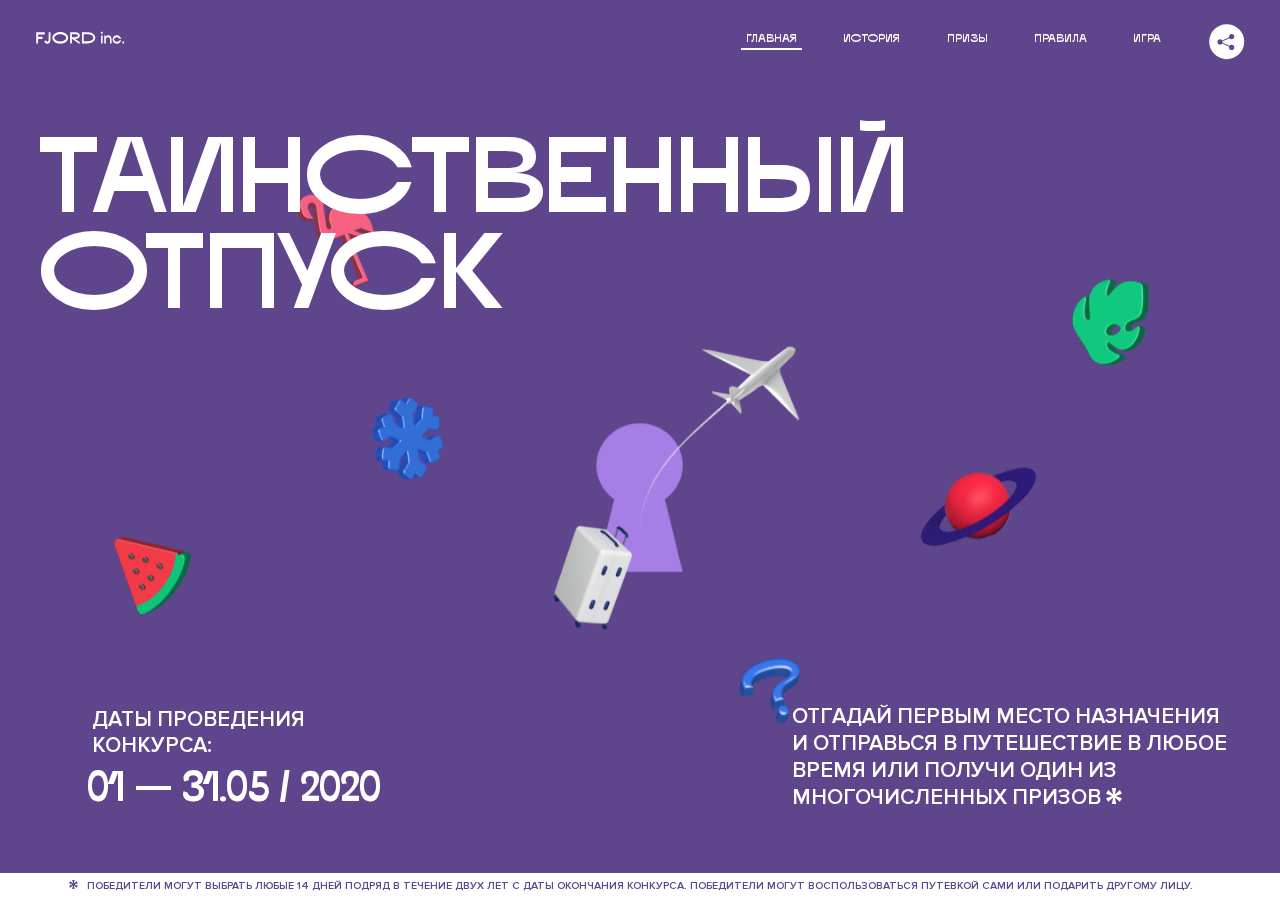
<file: 3/index.html>
<!DOCTYPE html>
<html lang="ru">
<head>
  <meta charset="UTF-8">
  <meta name="description" content="">
  <meta name="viewport" content="width=device-width, initial-scale=1.0">
  <meta http-equiv="X-UA-Compatible" content="ie=edge">
  <title>Mysterious Vacation</title>
  <link rel="stylesheet" href="css/style.min.css">
<link href="css/style.min.css" rel="stylesheet">  <base href="https://htmlacademy-animation.github.io/197856-magic-vacation-1/3/">
</head>
<body>

  <header class="page-header js-header">
    <div class="page-header__wrapper">
      <a href="#" class="page-header__logo" aria-label="Перейти на страницу FJORD.Inc">
        <svg width="100" height="15" viewBox="0 0 100 15" fill="none" xmlns="http://www.w3.org/2000/svg">
          <path d="M0.26 1.4V14H2.276V8.906H7.334V6.44H2.276V3.848H9.872V1.4H0.26ZM12.733 14.36C15.127 14.36 16.243 12.65 16.243 9.5V1.4H14.263V8.96C14.263 11.21 13.723 11.876 12.733 11.876C11.833 11.876 11.473 11.3 11.347 10.58L9.36702 10.94C9.63702 13.046 10.663 14.36 12.733 14.36ZM18.3918 7.7C18.3918 11.372 22.3878 14.36 27.3198 14.36C32.2518 14.36 36.2478 11.372 36.2478 7.7C36.2478 4.028 32.2518 1.04 27.3198 1.04C22.3878 1.04 18.3918 4.028 18.3918 7.7ZM20.6058 7.7C20.6058 5.378 23.6118 3.524 27.3198 3.524C30.9918 3.524 33.9798 5.378 33.9798 7.7C33.9798 10.004 30.9918 11.858 27.3198 11.858C23.6118 11.858 20.6058 10.004 20.6058 7.7ZM40.403 14V8.906H40.799L49.079 14.702V12.38L44.039 8.906H44.201C47.999 8.906 49.277 7.304 49.277 5.162C49.277 3.092 47.999 1.4 44.201 1.4H38.387V14H40.403ZM43.535 3.722C45.785 3.722 47.045 4.136 47.045 5.432C47.045 6.764 45.785 7.034 43.535 7.034H40.403V3.722H43.535ZM51.6936 1.382V14H57.8676C62.7456 14 66.7236 11.534 66.7236 7.7C66.7236 3.848 62.7456 1.382 57.8676 1.382H51.6936ZM53.7096 11.624V3.722H57.5436C61.5396 3.722 64.4916 5.018 64.4916 7.7C64.4916 10.238 61.5396 11.624 57.5436 11.624H53.7096ZM73.1832 14.018H74.9832V5H73.1832V14.018ZM72.9132 1.976C72.9132 2.57 73.3992 3.092 74.0832 3.092C74.7492 3.092 75.2352 2.57 75.2352 1.976C75.2352 1.382 74.7672 0.805999 74.0832 0.805999C73.3812 0.805999 72.9132 1.382 72.9132 1.976ZM76.7867 14H78.5687V9.104C78.7487 8.006 79.5947 6.962 81.0887 6.962C82.1147 6.962 83.2667 7.448 83.2667 9.554V14H85.0487V9.014C85.0487 6.152 83.2307 4.73 81.3587 4.73C79.9187 4.73 79.0727 5.558 78.5687 6.854V5H76.7867V14ZM90.9898 14.27C93.5098 14.27 95.3818 12.506 95.7238 10.328H94.0498C93.7258 11.3 92.6998 12.02 90.9898 12.02C88.8478 12.02 87.7678 10.922 87.7678 9.59C87.7678 8.24 88.8478 6.962 90.9898 6.962C92.7538 6.962 93.7978 7.844 94.0858 8.924H95.7418C95.4358 6.71 93.6178 4.73 90.9898 4.73C88.0918 4.73 86.1298 7.124 86.1298 9.59C86.1298 12.074 88.1278 14.27 90.9898 14.27ZM97.0693 12.938C97.0693 13.658 97.5553 14.144 98.2753 14.144C98.9953 14.144 99.4813 13.658 99.4813 12.938C99.4813 12.2 98.9953 11.714 98.2753 11.714C97.5553 11.714 97.0693 12.2 97.0693 12.938Z" fill="currentColor"></path>
        </svg>
      </a>
      <button class="page-header__toggler js-menu-toggler" type="button" aria-label="Управление мобильным меню"><span>Меню</span></button>
      <nav class="page-header__nav">
        <div class="page-header__menu js-menu" id="menu">
          <ul>
            <li>
              <a class="js-menu-link active" href="#top" data-href="top">главная</a>
            </li>
            <li>
              <a class="js-menu-link" href="#story" data-href="story">история</a>
            </li>
            <li>
              <a class="js-menu-link" href="#prizes" data-href="prizes">призы</a>
            </li>
            <li>
              <a class="js-menu-link" href="#rules" data-href="rules">правила</a>
            </li>
            <li>
              <a class="js-menu-link" href="#game" data-href="game">игра</a>
            </li>
          </ul>
        </div>
        <div class="page-header__social">
          <div class="social-block js-social-block">
            <button class="social-block__toggler" aria-label="Управлять блоком с социальными кнопками">
              <svg width="26" height="22" viewBox="0 0 27 22" fill="none" xmlns="http://www.w3.org/2000/svg">
                <path d="M19.6721 7.43664C21.6273 7.43664 23.213 5.85095 23.213 3.89566C23.213 1.94037 21.6273 0.354675 19.6721 0.354675C17.7168 0.354675 16.1311 1.94037 16.1311 3.89566C16.1311 4.19968 16.1728 4.49178 16.2458 4.77345L7.21751 8.95527C6.57519 8.05214 5.52303 7.46049 4.33078 7.46049C2.37549 7.46049 0.789795 9.04618 0.789795 11.0015C0.789795 12.9568 2.37549 14.5425 4.33078 14.5425C5.52303 14.5425 6.57668 13.9508 7.21751 13.0477L16.2458 17.2295C16.1743 17.5112 16.1311 17.8033 16.1311 18.1073C16.1311 20.0626 17.7168 21.6483 19.6721 21.6483C21.6273 21.6483 23.213 20.0626 23.213 18.1073C23.213 16.152 21.6273 14.5663 19.6721 14.5663C18.4798 14.5663 17.4262 15.158 16.7853 16.0611L7.75701 11.8793C7.82854 11.5976 7.87176 11.3055 7.87176 11.0015C7.87176 10.6974 7.83003 10.4053 7.75701 10.1237L16.7853 5.94186C17.4262 6.84499 18.4783 7.43664 19.6721 7.43664Z" fill="currentColor"></path>
              </svg>
            </button>
            <ul class="social-block__list">
              <li>
                <a class="social-block__link social-block__link--fb" href="#" aria-label="Мы на Facebook">
                  <svg width="8" height="17" viewBox="0 0 8 17" fill="none" xmlns="http://www.w3.org/2000/svg">
                    <path d="M4.24646 16.9899H1.09275L1.05793 8.49828H0V5.30707H1.05793V3.81124C1.05793 1.42084 2.57654 0 5.21735 0H7.41758V3.18585H5.30841C4.28262 3.18585 4.2478 3.48582 4.2478 4.24914V5.30707H7.42964L7.16716 8.49828H4.2478V16.9899H4.24646Z" fill="currentColor"></path>
                  </svg>
                </a>
              </li>
              <li>
                <a class="social-block__link social-block__link--insta" href="#" aria-label="Мы в Instagram">
                  <svg width="15" height="15" viewBox="0 0 15 15" fill="none" xmlns="http://www.w3.org/2000/svg">
                    <path d="M11.0197 0H4.19806C2.14246 0 0.471191 1.66993 0.471191 3.72285V10.5499C0.471191 12.6082 2.14112 14.2727 4.19806 14.2727H11.0197C13.0753 14.2727 14.7466 12.6082 14.7466 10.5499V3.72285C14.7466 1.67127 13.0753 0 11.0197 0ZM11.0197 12.4849H4.19806C3.13076 12.4849 2.26432 11.6158 2.26432 10.5512V3.72419C2.26432 2.65956 3.13076 1.79715 4.19806 1.79715H11.0197C12.087 1.79715 12.9535 2.6609 12.9535 3.72419V10.5512C12.9535 11.6145 12.087 12.4849 11.0197 12.4849Z" fill="currentColor"></path>
                    <path d="M7.60887 3.11084C5.38989 3.11084 3.58203 4.9187 3.58203 7.14036C3.58203 9.35532 5.38989 11.1645 7.60887 11.1645C9.83053 11.1645 11.6357 9.35666 11.6357 7.14036C11.6357 4.9187 9.83053 3.11084 7.60887 3.11084ZM7.60887 9.36871C6.37551 9.36871 5.37784 8.37372 5.37784 7.14036C5.37784 5.90699 6.37551 4.90665 7.60887 4.90665C8.83822 4.90665 9.84259 5.90833 9.84259 7.14036C9.84392 8.37238 8.83822 9.36871 7.60887 9.36871Z" fill="currentColor"></path>
                    <path d="M11.3573 2.35962C10.8256 2.35962 10.3931 2.79752 10.3931 3.32381C10.3931 3.85546 10.8256 4.29336 11.3573 4.29336C11.8862 4.29336 12.3215 3.85546 12.3215 3.32381C12.3215 2.79752 11.8862 2.35962 11.3573 2.35962Z" fill="currentColor"></path>
                  </svg>
                </a>
              </li>
              <li>
                <a class="social-block__link social-block__link--vk" href="#" aria-label="Мы ВКонтакте">
                  <svg width="17" height="10" viewBox="0 0 17 10" fill="none" xmlns="http://www.w3.org/2000/svg">
                    <path d="M14.1234 4.9002C14.1234 4.9002 16.3623 1.72708 16.5866 0.680242C16.6595 0.312285 16.4947 0.103188 16.1069 0.103188C16.1069 0.103188 14.8193 0.103188 14.168 0.103188C13.7235 0.103188 13.5587 0.293278 13.4235 0.579768C13.4235 0.579768 12.3724 2.82553 11.0969 4.24712C10.6861 4.70333 10.4781 4.84318 10.2511 4.84318C10.0646 4.84318 9.98625 4.6911 9.98625 4.27834V0.649016C9.98625 0.147997 9.92545 0.00135496 9.5066 0.00135496H6.39628C6.15578 0.00135496 6.0085 0.134417 6.0085 0.324506C6.0085 0.801084 6.73406 0.908351 6.73406 2.20231V4.87305C6.73406 5.40529 6.70569 5.61575 6.45303 5.61575C5.78016 5.61575 4.19528 3.30618 3.30623 0.678887C3.12923 0.145282 2.93737 0 2.43475 0H0.486409C0.205373 0 0 0.190085 0 0.476576C0 0.991172 0.60666 3.40801 2.99277 6.64358C4.59927 8.8201 6.70569 10 8.60269 10C9.76196 10 10.0416 9.80312 10.0416 9.31432V7.63883C10.0416 7.22607 10.2065 7.04956 10.4429 7.04956C10.7078 7.04956 11.1847 7.13238 12.2805 8.22268C13.5843 9.47862 13.6762 10 14.3896 10H16.5676C16.7919 10 17 9.89273 17 9.52342C17 9.02919 16.3623 8.15343 15.384 7.10659C14.9801 6.56755 14.3302 5.98914 14.1248 5.72301C13.8275 5.40801 13.9154 5.23014 14.1234 4.9002Z" fill="currentColor"></path>
                  </svg>
                </a>
              </li>
            </ul>
          </div>
        </div>
      </nav>
    </div>
  </header>

  <main class="page-content">

    <section class="animation-screen"></section>

    <section class="screen screen--hidden screen--intro js-scrollspy" id="top">
      <div class="screen__wrapper">
        <div class="intro">
          <h1 class="intro__title">Таинственный отпуск</h1>
          <div class="intro__content">
            <div class="intro__info">
              <p class="intro__label">Даты проведения конкурса:</p>
              <p class="intro__date">01 — 31.05 / 2020</p>
            </div>
            <div class="intro__message">
              <p>
                Отгадай первым место назначения и&nbsp;отправься в&nbsp;путешествие в&nbsp;любое время или получи один из многочисленных призов
                <svg width="16" height="16" viewBox="0 0 10 10" fill="none" xmlns="http://www.w3.org/2000/svg">
                  <path d="M0 6.35337L3.90271 4.99012L0 3.64663L1.34615 1.32374L4.44287 4.01073L3.67364 0H6.34615L5.57692 4.01073L8.65385 1.32374L10 3.64663L6.13405 4.99012L10 6.35337L8.65385 8.65651L5.57692 5.98927L6.34615 10H3.67364L4.44287 5.96952L1.34615 8.65651L0 6.35337Z" fill="currentColor"></path>
                </svg>
              </p>
            </div>
          </div>
        </div>
      </div>
      <div class="screen__footer js-footer">
        <button class="screen__footer-enlarge js-footer-toggler" type="button" aria-label="Показать сообщение">
          <svg width="10" height="10" viewBox="0 0 10 10" fill="none" xmlns="http://www.w3.org/2000/svg">
            <path d="M0 6.35337L3.90271 4.99012L0 3.64663L1.34615 1.32374L4.44287 4.01073L3.67364 0H6.34615L5.57692 4.01073L8.65385 1.32374L10 3.64663L6.13405 4.99012L10 6.35337L8.65385 8.65651L5.57692 5.98927L6.34615 10H3.67364L4.44287 5.96952L1.34615 8.65651L0 6.35337Z" fill="currentColor"></path>
          </svg>
        </button>
        <button class="screen__footer-collapse js-footer-toggler" type="button" aria-label="Скрыть сообщение">
          <svg width="13" height="13" viewBox="0 0 13 13" fill="none" xmlns="http://www.w3.org/2000/svg">
            <line x1="12.3536" y1="0.353553" x2="0.738349" y2="11.9688" stroke="currentColor"></line>
            <line x1="0.738319" y1="0.539925" x2="12.3535" y2="12.1551" stroke="currentColor"></line>
          </svg>
        </button>
        <div class="screen__footer-wrapper">
          <div class="screen__footer-announce">
            <p class="screen__footer-label">Даты проведения конкурса:</p>
            <p class="screen__footer-date">01 — 31.05 / 2020</p>
          </div>
          <div class="screen__footer-note">
            <p>
              <svg width="10" height="10" viewBox="0 0 10 10" fill="none" xmlns="http://www.w3.org/2000/svg">
                <path d="M0 6.35337L3.90271 4.99012L0 3.64663L1.34615 1.32374L4.44287 4.01073L3.67364 0H6.34615L5.57692 4.01073L8.65385 1.32374L10 3.64663L6.13405 4.99012L10 6.35337L8.65385 8.65651L5.57692 5.98927L6.34615 10H3.67364L4.44287 5.96952L1.34615 8.65651L0 6.35337Z" fill="currentColor"></path>
              </svg>
              <span>Победители могут выбрать любые 14 дней подряд в&nbsp;течение двух лет с&nbsp;даты окончания конкурса. Победители могут воспользоваться путевкой сами или подарить другому лицу.</span>
            </p>
          </div>
        </div>
      </div>
    </section>

    <section class="screen screen--hidden screen--story js-scrollspy" id="story">

      <div class="slider swiper-container js-slider">

        <div class="swiper-wrapper">

          <div class="slider__item swiper-slide">
            <h2 class="slider__item-title">История</h2>
            <p class="slider__item-text">Джеймс Таргет был основателем компании &laquo;Fjord Inc.&raquo;. С&nbsp;1965 года &laquo;Fjord Inc.&raquo; прославилась надёжными и&nbsp;удобными чемоданами и&nbsp;аксессуарами для туристов.</p>
          </div>

          <div class="slider__item swiper-slide">
            <p class="slider__item-text">Когда Джеймсу было 7&nbsp;лет, в&nbsp;их&nbsp;доме гостил дядюшка и&nbsp;развлекал детей рассказами о&nbsp;своей поездке в&nbsp;место, показавшееся малышу Таргету невероятным. Тогда Джеймс решил, что однажды посетит его, но&nbsp;не&nbsp;будет рассказывать о&nbsp;мечте, пока не&nbsp;осуществит.</p>
          </div>

          <div class="slider__item swiper-slide">
            <p class="slider__item-text">Джеймс Таргет стал увлеченным путешественником. Он&nbsp;посетил 5&nbsp;континентов, 126&nbsp;стран.</p>
          </div>

          <div class="slider__item swiper-slide">
            <p class="slider__item-text">Он&nbsp;сплавлялся по&nbsp;Амазонке и&nbsp;погружался в&nbsp;пещеры Франции, медитировал в&nbsp;горах Тибета и&nbsp;пожимал руку вождя племени Акугауа.</p>
          </div>

          <div class="slider__item swiper-slide">
            <p class="slider__item-text">Из&nbsp;своих поездок Джеймс Таргет привозил идеи, как сделать свои чемоданы &laquo;Fjord Inc.&raquo; удобными и&nbsp;приспособленными к&nbsp;разным дорожным условиям.</p>
          </div>

          <div class="slider__item swiper-slide">
            <p class="slider__item-text">Всё это время Джеймс не&nbsp;оставлял идею поездки своей мечты. Однако, как только он&nbsp;брался за&nbsp;планирование, возникали препятствия, не&nbsp;позволяющие отправиться туда.</p>
          </div>

          <div class="slider__item swiper-slide">
            <p class="slider__item-text">В&nbsp;возрасте 67&nbsp;лет Джеймс Таргет попал под лавину и&nbsp;погиб. В&nbsp;своём завещании он&nbsp;поручил отправить в&nbsp;заветное путешествие трёх смельчаков, единых с&nbsp;ним духом.</p>
          </div>

          <div class="slider__item swiper-slide">
            <p class="slider__item-text">Тех, кто сможет узнать таинственное место, задавая вопросы специально обученному ИИ&nbsp;&laquo;Соне&raquo;, ждет фантастическое путешествие.</p>
          </div>
        </div>
        <div class="slider__controls">
          <button class="slider__control slider__control--prev js-control-prev" type="button" aria-label="Показать предыдущую историю">
            <svg width="12" height="22" viewBox="0 0 12 22" fill="none" xmlns="http://www.w3.org/2000/svg">
              <path d="M11 1L1 11L11 21" stroke="currentColor" stroke-width="2" stroke-linejoin="round"></path>
            </svg>
          </button>
          <button class="slider__control slider__control--next js-control-next" type="button" aria-label="Показать следующую историю">
            <svg width="12" height="22" viewBox="0 0 12 22" fill="none" xmlns="http://www.w3.org/2000/svg">
              <path d="M1 1L11 11L1 21" stroke="currentColor" stroke-width="2" stroke-linejoin="round"></path>
            </svg>
          </button>
        </div>
        <div class="slider__pagination swiper-pagination"></div>
      </div>
    </section>

    <section class="screen screen--hidden screen--prizes js-scrollspy" id="prizes">
      <div class="screen__wrapper">
        <div class="prizes">
          <h2 class="prizes__title">ПРизы</h2>
          <div class="prizes__lead">
            <p>Найди ответ и&nbsp;получи один из&nbsp;призов:</p>
          </div>
          <ul class="prizes__list">
            <li class="prizes__item prizes__item--journeys">
              <div class="prizes__icon">
                <picture>
                  <source srcset="img/prize1-mob.svg" media="(orientation: portrait)">
                  <img src="img/prize1.svg" alt="">
                </picture>
              </div>
              <p class="prizes__desc">
                <b>3</b>
                <span>загадочных путешествия</span>
              </p>
            </li>
            <li class="prizes__item prizes__item--cases">
              <div class="prizes__icon">
                <picture>
                  <source srcset="img/prize2-mob.svg" media="(orientation: portrait)">
                  <img src="img/prize2.svg" alt="">
                </picture>
              </div>
              <p class="prizes__desc">
                <b>7</b>
                <span>надежных чемоданов</span>
              </p>
            </li>
            <li class="prizes__item prizes__item--codes">
              <div class="prizes__icon">
                <picture>
                  <source srcset="img/prize3-mob.svg" media="(orientation: portrait)">
                  <img src="img/prize3.svg" alt="">
                </picture>
              </div>
              <p class="prizes__desc">
                <b>900</b>
                <span>
                  промокодов на&nbsp;скидку 15%
                  <svg width="10" height="10" viewBox="0 0 10 10" fill="none" xmlns="http://www.w3.org/2000/svg">
                    <path d="M0 6.35337L3.90271 4.99012L0 3.64663L1.34615 1.32374L4.44287 4.01073L3.67364 0H6.34615L5.57692 4.01073L8.65385 1.32374L10 3.64663L6.13405 4.99012L10 6.35337L8.65385 8.65651L5.57692 5.98927L6.34615 10H3.67364L4.44287 5.96952L1.34615 8.65651L0 6.35337Z" fill="currentColor"></path>
                  </svg>
                </span>
              </p>
            </li>
          </ul>
        </div>
      </div>
      <div class="screen__footer js-footer">
        <button class="screen__footer-enlarge js-footer-toggler" type="button" aria-label="Показать сообщение">
          <svg width="10" height="10" viewBox="0 0 10 10" fill="none" xmlns="http://www.w3.org/2000/svg">
            <path d="M0 6.35337L3.90271 4.99012L0 3.64663L1.34615 1.32374L4.44287 4.01073L3.67364 0H6.34615L5.57692 4.01073L8.65385 1.32374L10 3.64663L6.13405 4.99012L10 6.35337L8.65385 8.65651L5.57692 5.98927L6.34615 10H3.67364L4.44287 5.96952L1.34615 8.65651L0 6.35337Z" fill="currentColor"></path>
          </svg>
        </button>
        <button class="screen__footer-collapse js-footer-toggler" type="button" aria-label="Скрыть сообщение">
          <svg width="13" height="13" viewBox="0 0 13 13" fill="none" xmlns="http://www.w3.org/2000/svg">
            <line x1="12.3536" y1="0.353553" x2="0.738349" y2="11.9688" stroke="currentColor"></line>
            <line x1="0.738319" y1="0.539925" x2="12.3535" y2="12.1551" stroke="currentColor"></line>
          </svg>
        </button>
        <div class="screen__footer-wrapper">
          <div class="screen__footer-announce">
            <p class="screen__footer-label">Даты проведения конкурса:</p>
            <p class="screen__footer-date">01 — 31.05 / 2020</p>
          </div>
          <div class="screen__footer-note">
            <p>
              <svg width="10" height="10" viewBox="0 0 10 10" fill="none" xmlns="http://www.w3.org/2000/svg">
                <path d="M0 6.35337L3.90271 4.99012L0 3.64663L1.34615 1.32374L4.44287 4.01073L3.67364 0H6.34615L5.57692 4.01073L8.65385 1.32374L10 3.64663L6.13405 4.99012L10 6.35337L8.65385 8.65651L5.57692 5.98927L6.34615 10H3.67364L4.44287 5.96952L1.34615 8.65651L0 6.35337Z" fill="currentColor"></path>
              </svg>
              <span>Скидка&nbsp;15% на&nbsp;единоразовое приобретение путёвки с&nbsp;1&nbsp;июня 2020 по&nbsp;31&nbsp;мая 2022&nbsp;года. Суммируется с&nbsp;другими акциями</span>
            </p>
          </div>
        </div>
      </div>
    </section>

    <section class="screen screen--hidden screen--rules js-scrollspy" id="rules">
      <div class="screen__wrapper">
        <div class="rules">
          <h2 class="rules__title">Правила</h2>
          <div class="rules__lead">
            <p>Для того чтобы получить наследство Джеймса Таргета, тебе нужно выведать у&nbsp;&laquo;Сони&raquo;, куда предстоит отправиться тебе в&nbsp;случае победы</p>
          </div>
          <ol class="rules__list">
            <li class="rules__item">
              <p>Тебе отводится <br>5&nbsp;минут</p>
            </li>
            <li class="rules__item">
              <p>Задавай любые вопросы в&nbsp;текстовом поле</p>
            </li>
            <li class="rules__item">
              <p>Нажимай кнопку &laquo;Узнать&raquo;, чтобы получить ответ</p>
            </li>
            <li class="rules__item">
              <p>&laquo;Соня&raquo; может отвечать только&nbsp;Да или Нет</p>
            </li>
          </ol>
          <a href="#game" class="rules__link btn">Погнали!</a>
        </div>
      </div>
      <div class="screen__disclaimer">
        <div class="disclaimer">
          <ul>
            <li>
              <a href="#">Правовая информация</a>
            </li>
            <li>
              <a href="#">Подробные правила</a>
            </li>
          </ul>
        </div>
      </div>
    </section>

    <section class="screen screen--hidden screen--game js-scrollspy" id="game">
      <div class="screen__wrapper">
        <div class="game">
          <div class="game__header">
            <h2 class="game__title">Игра</h2>
            <div class="game__counter">
              <span>05</span>:<span>00</span>
            </div>
          </div>
          <div class="game__body">
            <div class="chat">
              <div class="chat__body js-chat">
                <ul class="chat__list" id="messages"></ul>
              </div>
              <div class="chat__footer">
                <form action="#" method="post" class="form" id="message-form">
                  <label for="message-field" class="visually-hidden">Поле для ввода вопроса</label>
                  <input type="text" class="form__field" id="message-field">
                  <button class="form__button btn">
                    Узнать
                    <svg width="18" height="19" viewBox="0 0 18 19" fill="none" xmlns="http://www.w3.org/2000/svg">
                      <path stroke="currentColor" stroke-width="2" d="M9 19V1"></path>
                      <path d="M1 9l8-8 8 8" stroke="currentColor" stroke-width="2" stroke-linejoin="round"></path>
                    </svg>
                  </button>
                </form>
              </div>
            </div>
          </div>
          <!-- временные кнопки для показа результата -->
          <div class="game__buttons">
            <button class="game__button btn js-show-result" type="button" data-target="result">Положительный результат</button>
            <button class="game__button btn js-show-result" type="button" data-target="result2">Положительный результат - 2</button>
            <button class="game__button btn js-show-result" type="button" data-target="result3">Отрицательный результат</button>
          </div>
        </div>
      </div>
    </section>

    <section class="screen screen--hidden screen--result" id="result">
      <div class="screen__wrapper">
        <div class="result result--trip">
          <div class="result__image">
            <picture>
              <source srcset="img/result1-mob.png 1x, img/result1-mob@2x.png 2x" media="(max-width: 768px) and (orientation: portrait)">
              <img src="img/result1.png" srcset="img/result1@2x.png 2x" alt="">
            </picture>
          </div>
          <h2 class="result__title">
            <span class="visually-hidden">ПОбеда!</span>
            <svg xmlns="http://www.w3.org/2000/svg" viewBox="0 0 568.85 109.24">
              <path d="M16,24.44V92H2.6V8H75V92H61.52V24.44H16Z" transform="translate(-2.1 -1.5)" fill="none" stroke="currentColor"></path>
              <path d="M148.76,5.6c32.88,0,59.52,19.92,59.52,44.4s-26.64,44.4-59.52,44.4S89.24,74.48,89.24,50,115.88,5.6,148.76,5.6Zm0,72.12c24.48,0,44.4-12.36,44.4-27.72s-19.92-27.84-44.4-27.84C124,22.16,104,34.52,104,50S124,77.72,148.76,77.72Z" transform="translate(-2.1 -1.5)" fill="none" stroke="currentColor"></path>
              <path d="M287.36,8V24.44H236v14.4h25.32c25.44,0,34,11.16,34,26.52,0,15.6-8.52,26.64-34,26.64H222.56V8h64.8ZM256.88,76.52c15.12,0,23.52-2,23.52-11.52S272,54.44,256.88,54.44H236V76.52h20.88Z" transform="translate(-2.1 -1.5)" fill="none" stroke="currentColor"></path>
              <path d="M371.47,8V24.44H320.84V41.6h33.6V58h-33.6V75.56h50.64V92H307.4V8h64.08Z" transform="translate(-2.1 -1.5)" fill="none" stroke="currentColor"></path>
              <path d="M382.39,110.24V75.56h7.44c4.56-4.68,7.8-18.36,8.76-56L399,8h48.6V75.56h10v34.68H442.87V92H397v18.24H382.39Zm51.72-34.68V24.44H411.55v3.12c-0.48,22.44-3.24,37.68-7.2,48h29.76Z" transform="translate(-2.1 -1.5)" fill="none" stroke="currentColor"></path>
              <path d="M463.75,92l28-84h27.12l28.08,84H533.47l-7.8-23.52h-37.8L480.07,92H463.75Zm56.64-40L507,11.84,493.51,52h26.88Z" transform="translate(-2.1 -1.5)" fill="none" stroke="currentColor"></path>
              <path d="M554.12,70.4L555.55,2H569l1.44,68.4H554.12Zm8.28,6.36c4.8,0,8,3.24,8,8.16a8,8,0,1,1-16.08,0C554.35,80,557.59,76.76,562.39,76.76Z" transform="translate(-2.1 -1.5)" fill="none" stroke="currentColor"></path>
            </svg>
          </h2>
          <div class="result__text">
            <p>ты&nbsp;отправляешься в&nbsp;Арктику!</p>
          </div>
          <div class="result__form">
            <form action="#" method="post" class="form form--result">
              <label for="email-field" class="form__label">зарегистрируй результат</label>
              <input type="email" class="form__field" id="email-field" placeholder="e-mail для регистации результата и получения приза" required="">
              <button class="form__button btn">
                отправить
                <svg width="18" height="19" viewBox="0 0 18 19" fill="none" xmlns="http://www.w3.org/2000/svg">
                  <path stroke="currentColor" stroke-width="2" d="M9 19V1"></path>
                  <path d="M1 9l8-8 8 8" stroke="currentColor" stroke-width="2" stroke-linejoin="round"></path>
                </svg>
              </button>
            </form>
          </div>
        </div>
      </div>
    </section>

    <section class="screen screen--hidden screen--result" id="result2">
      <div class="screen__wrapper">
        <div class="result result--prize">
          <div class="result__image">
            <picture>
              <source srcset="img/result2-mob.png 1x, img/result2-mob@2x.png 2x" media="(max-width: 768px) and (orientation: portrait)">
              <img src="img/result2.png" srcset="img/result2@2x.png 2x" alt="">
            </picture>
          </div>
          <h2 class="result__title">
            <span class="visually-hidden">ПОбеда!</span>
            <svg xmlns="http://www.w3.org/2000/svg" viewBox="0 0 568.85 109.24">
              <path d="M16,24.44V92H2.6V8H75V92H61.52V24.44H16Z" transform="translate(-2.1 -1.5)" fill="none" stroke="currentColor"></path>
              <path d="M148.76,5.6c32.88,0,59.52,19.92,59.52,44.4s-26.64,44.4-59.52,44.4S89.24,74.48,89.24,50,115.88,5.6,148.76,5.6Zm0,72.12c24.48,0,44.4-12.36,44.4-27.72s-19.92-27.84-44.4-27.84C124,22.16,104,34.52,104,50S124,77.72,148.76,77.72Z" transform="translate(-2.1 -1.5)" fill="none" stroke="currentColor"></path>
              <path d="M287.36,8V24.44H236v14.4h25.32c25.44,0,34,11.16,34,26.52,0,15.6-8.52,26.64-34,26.64H222.56V8h64.8ZM256.88,76.52c15.12,0,23.52-2,23.52-11.52S272,54.44,256.88,54.44H236V76.52h20.88Z" transform="translate(-2.1 -1.5)" fill="none" stroke="currentColor"></path>
              <path d="M371.47,8V24.44H320.84V41.6h33.6V58h-33.6V75.56h50.64V92H307.4V8h64.08Z" transform="translate(-2.1 -1.5)" fill="none" stroke="currentColor"></path>
              <path d="M382.39,110.24V75.56h7.44c4.56-4.68,7.8-18.36,8.76-56L399,8h48.6V75.56h10v34.68H442.87V92H397v18.24H382.39Zm51.72-34.68V24.44H411.55v3.12c-0.48,22.44-3.24,37.68-7.2,48h29.76Z" transform="translate(-2.1 -1.5)" fill="none" stroke="currentColor"></path>
              <path d="M463.75,92l28-84h27.12l28.08,84H533.47l-7.8-23.52h-37.8L480.07,92H463.75Zm56.64-40L507,11.84,493.51,52h26.88Z" transform="translate(-2.1 -1.5)" fill="none" stroke="currentColor"></path>
              <path d="M554.12,70.4L555.55,2H569l1.44,68.4H554.12Zm8.28,6.36c4.8,0,8,3.24,8,8.16a8,8,0,1,1-16.08,0C554.35,80,557.59,76.76,562.39,76.76Z" transform="translate(-2.1 -1.5)" fill="none" stroke="currentColor"></path>
            </svg>
          </h2>
          <div class="result__text">
            <p>чемодан &laquo;Fjord&nbsp;Inc.&raquo;&nbsp;твой</p>
          </div>
          <div class="result__form">
            <form action="#" method="post" class="form form--result">
              <label for="email-field2" class="form__label">зарегистрируй результат</label>
              <input type="email" class="form__field" id="email-field2" placeholder="e-mail для регистации результата и получения приза" required="">
              <button class="form__button btn">
                отправить
                <svg width="18" height="19" viewBox="0 0 18 19" fill="none" xmlns="http://www.w3.org/2000/svg">
                  <path stroke="currentColor" stroke-width="2" d="M9 19V1"></path>
                  <path d="M1 9l8-8 8 8" stroke="currentColor" stroke-width="2" stroke-linejoin="round"></path>
                </svg>
              </button>
            </form>
          </div>
        </div>
      </div>
    </section>

    <section class="screen screen--hidden screen--result" id="result3">
      <div class="screen__wrapper">
        <div class="result result--negative">
          <div class="result__image">
            <picture>
              <source srcset="img/result3-mob.png 1x, img/result3-mob@2x.png 2x" media="(max-width: 768px) and (orientation: portrait)">
              <img src="img/result3.png" srcset="img/result3@2x.png 2x" alt="">
            </picture>
          </div>
          <h2 class="result__title">
            <span class="visually-hidden">Не угадал!</span>
            <svg xmlns="http://www.w3.org/2000/svg" viewBox="0 0 660.77 109.24">
              <path d="M2.66,92V8H16.1V42.2H53.3V8H66.74V92H53.3V58.64H16.1V92H2.66Z" transform="translate(-2.16 -1.5)" fill="none" stroke="currentColor"></path>
              <path d="M147.62,8V24.44H97V41.6h33.6V58H97V75.56h50.64V92H83.54V8h64.08Z" transform="translate(-2.16 -1.5)" fill="none" stroke="currentColor"></path>
              <path d="M199.22,8l20.52,42.36L235.34,8h16.44l-31,84H204.38l9.48-25.92L185.78,8h13.44Z" transform="translate(-2.16 -1.5)" fill="none" stroke="currentColor"></path>
              <path d="M273.74,24.44V92H260.3V8h50.16V24.44H273.74Z" transform="translate(-2.16 -1.5)" fill="none" stroke="currentColor"></path>
              <path d="M307.1,92l28-84h27.12l28.08,84H376.82L369,68.48h-37.8L323.42,92H307.1Zm56.64-40L350.3,11.84,336.86,52h26.88Z" transform="translate(-2.16 -1.5)" fill="none" stroke="currentColor"></path>
              <path d="M396.38,110.24V75.56h7.44c4.56-4.68,7.8-18.36,8.76-56L412.94,8h48.6V75.56h10v34.68H456.86V92H411v18.24H396.38ZM448.1,75.56V24.44H425.54v3.12c-0.48,22.44-3.24,37.68-7.2,48H448.1Z" transform="translate(-2.16 -1.5)" fill="none" stroke="currentColor"></path>
              <path d="M477.74,92l28-84h27.12L560.9,92H547.46l-7.8-23.52h-37.8L494.06,92H477.74Zm56.64-40-13.44-40.2L507.5,52h26.88Z" transform="translate(-2.16 -1.5)" fill="none" stroke="currentColor"></path>
              <path d="M568.7,76.88a13.77,13.77,0,0,0,5,1c6.6,0,10.44-6.24,12-58.32L586.22,8h46.2V92H619V24.44H598.82l-0.12,3.12C597.14,81,589,94.4,573.74,94.4a28.55,28.55,0,0,1-6.72-.84Z" transform="translate(-2.16 -1.5)" fill="none" stroke="currentColor"></path>
              <path d="M646.1,70.4L647.54,2H661l1.44,68.4H646.1Zm8.28,6.36c4.8,0,8,3.24,8,8.16a8,8,0,0,1-16.08,0C646.34,80,649.58,76.76,654.38,76.76Z" transform="translate(-2.16 -1.5)" fill="none" stroke="currentColor"></path>
            </svg>
          </h2>
          <button class="result__button js-play" type="button">
            не сдавайся!
            <span>
              <svg width="27" height="22" viewBox="0 0 27 22" fill="none" xmlns="http://www.w3.org/2000/svg">
                <path d="M10.6899 1.47998C5.42992 1.47998 1.16992 5.73998 1.16992 11C1.16992 16.26 5.42992 20.52 10.6899 20.52C15.9499 20.52 20.2099 16.26 20.2099 11V7.13998" stroke="currentColor" stroke-width="2" stroke-miterlimit="10"></path>
                <path d="M15.1099 12.5099L20.1499 7.13989L25.3099 12.6299" stroke="currentColor" stroke-width="2" stroke-miterlimit="10" stroke-linejoin="round"></path>
              </svg>
            </span>
          </button>
        </div>
      </div>
    </section>

  </main>

  <div class="page-overlay"></div>
<script src="js/script.js"></script></body>
</html>
</file>
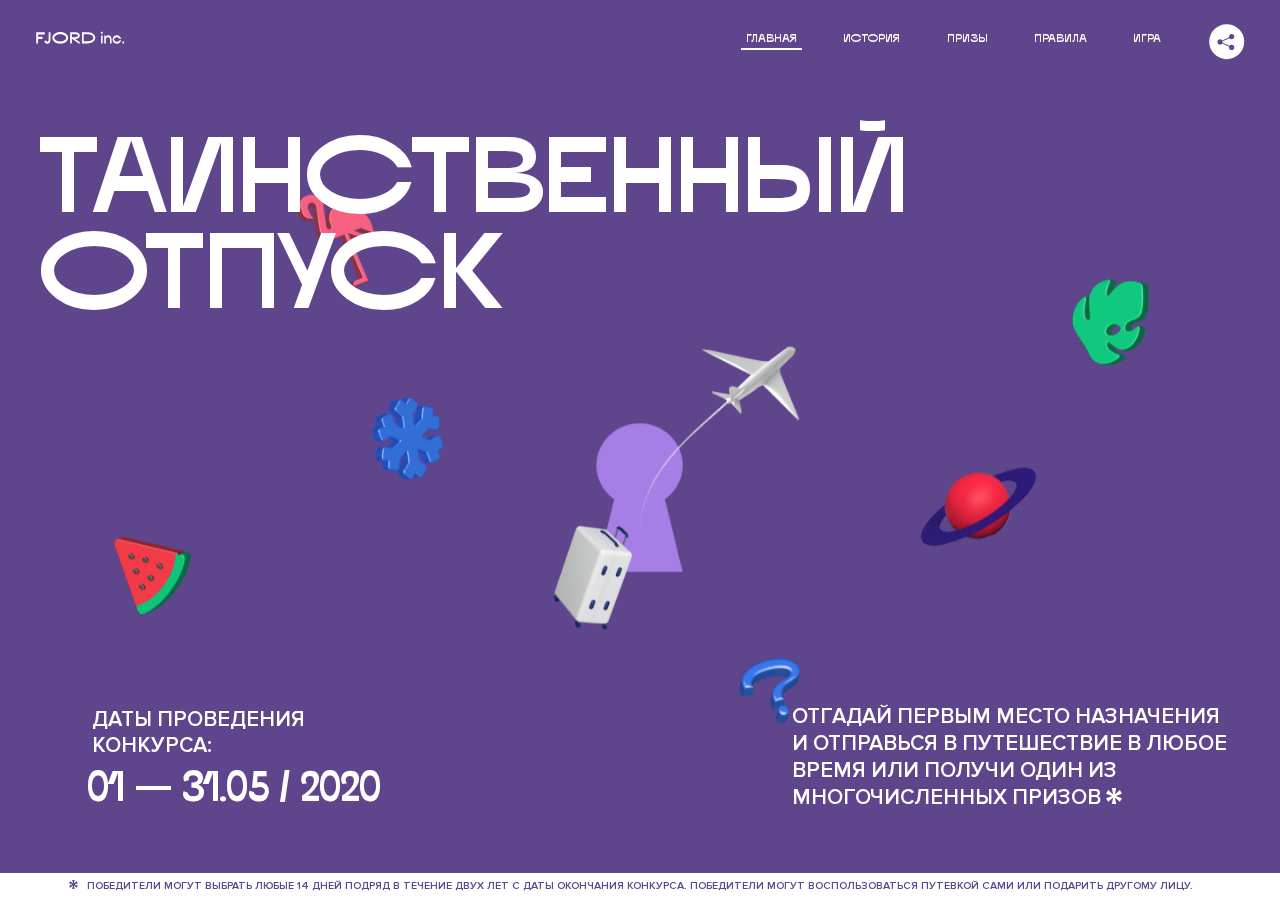
<file: 4/index.html>
<!DOCTYPE html>
<html lang="ru">
<head>
  <meta charset="UTF-8">
  <meta name="description" content="">
  <meta name="viewport" content="width=device-width, initial-scale=1.0">
  <meta http-equiv="X-UA-Compatible" content="ie=edge">
  <title>Mysterious Vacation</title>
<link href="css/style.min.css" rel="stylesheet">  <base href="https://htmlacademy-animation.github.io/197856-magic-vacation-1/4/">
</head>
<body>

  <header class="page-header js-header">
    <div class="page-header__wrapper">
      <a href="#" class="page-header__logo" aria-label="Перейти на страницу FJORD.Inc">
        <svg width="100" height="15" viewBox="0 0 100 15" fill="none" xmlns="http://www.w3.org/2000/svg">
          <path d="M0.26 1.4V14H2.276V8.906H7.334V6.44H2.276V3.848H9.872V1.4H0.26ZM12.733 14.36C15.127 14.36 16.243 12.65 16.243 9.5V1.4H14.263V8.96C14.263 11.21 13.723 11.876 12.733 11.876C11.833 11.876 11.473 11.3 11.347 10.58L9.36702 10.94C9.63702 13.046 10.663 14.36 12.733 14.36ZM18.3918 7.7C18.3918 11.372 22.3878 14.36 27.3198 14.36C32.2518 14.36 36.2478 11.372 36.2478 7.7C36.2478 4.028 32.2518 1.04 27.3198 1.04C22.3878 1.04 18.3918 4.028 18.3918 7.7ZM20.6058 7.7C20.6058 5.378 23.6118 3.524 27.3198 3.524C30.9918 3.524 33.9798 5.378 33.9798 7.7C33.9798 10.004 30.9918 11.858 27.3198 11.858C23.6118 11.858 20.6058 10.004 20.6058 7.7ZM40.403 14V8.906H40.799L49.079 14.702V12.38L44.039 8.906H44.201C47.999 8.906 49.277 7.304 49.277 5.162C49.277 3.092 47.999 1.4 44.201 1.4H38.387V14H40.403ZM43.535 3.722C45.785 3.722 47.045 4.136 47.045 5.432C47.045 6.764 45.785 7.034 43.535 7.034H40.403V3.722H43.535ZM51.6936 1.382V14H57.8676C62.7456 14 66.7236 11.534 66.7236 7.7C66.7236 3.848 62.7456 1.382 57.8676 1.382H51.6936ZM53.7096 11.624V3.722H57.5436C61.5396 3.722 64.4916 5.018 64.4916 7.7C64.4916 10.238 61.5396 11.624 57.5436 11.624H53.7096ZM73.1832 14.018H74.9832V5H73.1832V14.018ZM72.9132 1.976C72.9132 2.57 73.3992 3.092 74.0832 3.092C74.7492 3.092 75.2352 2.57 75.2352 1.976C75.2352 1.382 74.7672 0.805999 74.0832 0.805999C73.3812 0.805999 72.9132 1.382 72.9132 1.976ZM76.7867 14H78.5687V9.104C78.7487 8.006 79.5947 6.962 81.0887 6.962C82.1147 6.962 83.2667 7.448 83.2667 9.554V14H85.0487V9.014C85.0487 6.152 83.2307 4.73 81.3587 4.73C79.9187 4.73 79.0727 5.558 78.5687 6.854V5H76.7867V14ZM90.9898 14.27C93.5098 14.27 95.3818 12.506 95.7238 10.328H94.0498C93.7258 11.3 92.6998 12.02 90.9898 12.02C88.8478 12.02 87.7678 10.922 87.7678 9.59C87.7678 8.24 88.8478 6.962 90.9898 6.962C92.7538 6.962 93.7978 7.844 94.0858 8.924H95.7418C95.4358 6.71 93.6178 4.73 90.9898 4.73C88.0918 4.73 86.1298 7.124 86.1298 9.59C86.1298 12.074 88.1278 14.27 90.9898 14.27ZM97.0693 12.938C97.0693 13.658 97.5553 14.144 98.2753 14.144C98.9953 14.144 99.4813 13.658 99.4813 12.938C99.4813 12.2 98.9953 11.714 98.2753 11.714C97.5553 11.714 97.0693 12.2 97.0693 12.938Z" fill="currentColor"></path>
        </svg>
      </a>
      <button class="page-header__toggler js-menu-toggler" type="button" aria-label="Управление мобильным меню"><span>Меню</span></button>
      <nav class="page-header__nav">
        <div class="page-header__menu js-menu" id="menu">
          <ul>
            <li>
              <a class="js-menu-link active" href="#top" data-href="top">главная</a>
            </li>
            <li>
              <a class="js-menu-link" href="#story" data-href="story">история</a>
            </li>
            <li>
              <a class="js-menu-link" href="#prizes" data-href="prizes">призы</a>
            </li>
            <li>
              <a class="js-menu-link" href="#rules" data-href="rules">правила</a>
            </li>
            <li>
              <a class="js-menu-link" href="#game" data-href="game">игра</a>
            </li>
          </ul>
        </div>
        <div class="page-header__social">
          <div class="social-block js-social-block">
            <button class="social-block__toggler" aria-label="Управлять блоком с социальными кнопками">
              <svg width="26" height="22" viewBox="0 0 27 22" fill="none" xmlns="http://www.w3.org/2000/svg">
                <path d="M19.6721 7.43664C21.6273 7.43664 23.213 5.85095 23.213 3.89566C23.213 1.94037 21.6273 0.354675 19.6721 0.354675C17.7168 0.354675 16.1311 1.94037 16.1311 3.89566C16.1311 4.19968 16.1728 4.49178 16.2458 4.77345L7.21751 8.95527C6.57519 8.05214 5.52303 7.46049 4.33078 7.46049C2.37549 7.46049 0.789795 9.04618 0.789795 11.0015C0.789795 12.9568 2.37549 14.5425 4.33078 14.5425C5.52303 14.5425 6.57668 13.9508 7.21751 13.0477L16.2458 17.2295C16.1743 17.5112 16.1311 17.8033 16.1311 18.1073C16.1311 20.0626 17.7168 21.6483 19.6721 21.6483C21.6273 21.6483 23.213 20.0626 23.213 18.1073C23.213 16.152 21.6273 14.5663 19.6721 14.5663C18.4798 14.5663 17.4262 15.158 16.7853 16.0611L7.75701 11.8793C7.82854 11.5976 7.87176 11.3055 7.87176 11.0015C7.87176 10.6974 7.83003 10.4053 7.75701 10.1237L16.7853 5.94186C17.4262 6.84499 18.4783 7.43664 19.6721 7.43664Z" fill="currentColor"></path>
              </svg>
            </button>
            <ul class="social-block__list">
              <li>
                <a class="social-block__link social-block__link--fb" href="#" aria-label="Мы на Facebook">
                  <svg width="8" height="17" viewBox="0 0 8 17" fill="none" xmlns="http://www.w3.org/2000/svg">
                    <path d="M4.24646 16.9899H1.09275L1.05793 8.49828H0V5.30707H1.05793V3.81124C1.05793 1.42084 2.57654 0 5.21735 0H7.41758V3.18585H5.30841C4.28262 3.18585 4.2478 3.48582 4.2478 4.24914V5.30707H7.42964L7.16716 8.49828H4.2478V16.9899H4.24646Z" fill="currentColor"></path>
                  </svg>
                </a>
              </li>
              <li>
                <a class="social-block__link social-block__link--insta" href="#" aria-label="Мы в Instagram">
                  <svg width="15" height="15" viewBox="0 0 15 15" fill="none" xmlns="http://www.w3.org/2000/svg">
                    <path d="M11.0197 0H4.19806C2.14246 0 0.471191 1.66993 0.471191 3.72285V10.5499C0.471191 12.6082 2.14112 14.2727 4.19806 14.2727H11.0197C13.0753 14.2727 14.7466 12.6082 14.7466 10.5499V3.72285C14.7466 1.67127 13.0753 0 11.0197 0ZM11.0197 12.4849H4.19806C3.13076 12.4849 2.26432 11.6158 2.26432 10.5512V3.72419C2.26432 2.65956 3.13076 1.79715 4.19806 1.79715H11.0197C12.087 1.79715 12.9535 2.6609 12.9535 3.72419V10.5512C12.9535 11.6145 12.087 12.4849 11.0197 12.4849Z" fill="currentColor"></path>
                    <path d="M7.60887 3.11084C5.38989 3.11084 3.58203 4.9187 3.58203 7.14036C3.58203 9.35532 5.38989 11.1645 7.60887 11.1645C9.83053 11.1645 11.6357 9.35666 11.6357 7.14036C11.6357 4.9187 9.83053 3.11084 7.60887 3.11084ZM7.60887 9.36871C6.37551 9.36871 5.37784 8.37372 5.37784 7.14036C5.37784 5.90699 6.37551 4.90665 7.60887 4.90665C8.83822 4.90665 9.84259 5.90833 9.84259 7.14036C9.84392 8.37238 8.83822 9.36871 7.60887 9.36871Z" fill="currentColor"></path>
                    <path d="M11.3573 2.35962C10.8256 2.35962 10.3931 2.79752 10.3931 3.32381C10.3931 3.85546 10.8256 4.29336 11.3573 4.29336C11.8862 4.29336 12.3215 3.85546 12.3215 3.32381C12.3215 2.79752 11.8862 2.35962 11.3573 2.35962Z" fill="currentColor"></path>
                  </svg>
                </a>
              </li>
              <li>
                <a class="social-block__link social-block__link--vk" href="#" aria-label="Мы ВКонтакте">
                  <svg width="17" height="10" viewBox="0 0 17 10" fill="none" xmlns="http://www.w3.org/2000/svg">
                    <path d="M14.1234 4.9002C14.1234 4.9002 16.3623 1.72708 16.5866 0.680242C16.6595 0.312285 16.4947 0.103188 16.1069 0.103188C16.1069 0.103188 14.8193 0.103188 14.168 0.103188C13.7235 0.103188 13.5587 0.293278 13.4235 0.579768C13.4235 0.579768 12.3724 2.82553 11.0969 4.24712C10.6861 4.70333 10.4781 4.84318 10.2511 4.84318C10.0646 4.84318 9.98625 4.6911 9.98625 4.27834V0.649016C9.98625 0.147997 9.92545 0.00135496 9.5066 0.00135496H6.39628C6.15578 0.00135496 6.0085 0.134417 6.0085 0.324506C6.0085 0.801084 6.73406 0.908351 6.73406 2.20231V4.87305C6.73406 5.40529 6.70569 5.61575 6.45303 5.61575C5.78016 5.61575 4.19528 3.30618 3.30623 0.678887C3.12923 0.145282 2.93737 0 2.43475 0H0.486409C0.205373 0 0 0.190085 0 0.476576C0 0.991172 0.60666 3.40801 2.99277 6.64358C4.59927 8.8201 6.70569 10 8.60269 10C9.76196 10 10.0416 9.80312 10.0416 9.31432V7.63883C10.0416 7.22607 10.2065 7.04956 10.4429 7.04956C10.7078 7.04956 11.1847 7.13238 12.2805 8.22268C13.5843 9.47862 13.6762 10 14.3896 10H16.5676C16.7919 10 17 9.89273 17 9.52342C17 9.02919 16.3623 8.15343 15.384 7.10659C14.9801 6.56755 14.3302 5.98914 14.1248 5.72301C13.8275 5.40801 13.9154 5.23014 14.1234 4.9002Z" fill="currentColor"></path>
                  </svg>
                </a>
              </li>
            </ul>
          </div>
        </div>
      </nav>
    </div>
  </header>

  <main class="page-content">

    <section class="animation-screen"></section>

    <section class="screen screen--hidden screen--intro js-scrollspy" id="top">
      <div class="screen__wrapper">
        <div class="intro">
          <h1 class="intro__title">Таинственный отпуск</h1>
          <div class="intro__content">
            <div class="intro__info">
              <p class="intro__label">Даты проведения конкурса:</p>
              <p class="intro__date">01 — 31.05 / 2020</p>
            </div>
            <div class="intro__message">
              <p>
                Отгадай первым место назначения и&nbsp;отправься в&nbsp;путешествие в&nbsp;любое время или получи один из многочисленных призов
                <svg width="16" height="16" viewBox="0 0 10 10" fill="none" xmlns="http://www.w3.org/2000/svg">
                  <path d="M0 6.35337L3.90271 4.99012L0 3.64663L1.34615 1.32374L4.44287 4.01073L3.67364 0H6.34615L5.57692 4.01073L8.65385 1.32374L10 3.64663L6.13405 4.99012L10 6.35337L8.65385 8.65651L5.57692 5.98927L6.34615 10H3.67364L4.44287 5.96952L1.34615 8.65651L0 6.35337Z" fill="currentColor"></path>
                </svg>
              </p>
            </div>
          </div>
        </div>
      </div>
      <div class="screen__footer js-footer">
        <button class="screen__footer-enlarge js-footer-toggler" type="button" aria-label="Показать сообщение">
          <svg width="10" height="10" viewBox="0 0 10 10" fill="none" xmlns="http://www.w3.org/2000/svg">
            <path d="M0 6.35337L3.90271 4.99012L0 3.64663L1.34615 1.32374L4.44287 4.01073L3.67364 0H6.34615L5.57692 4.01073L8.65385 1.32374L10 3.64663L6.13405 4.99012L10 6.35337L8.65385 8.65651L5.57692 5.98927L6.34615 10H3.67364L4.44287 5.96952L1.34615 8.65651L0 6.35337Z" fill="currentColor"></path>
          </svg>
        </button>
        <button class="screen__footer-collapse js-footer-toggler" type="button" aria-label="Скрыть сообщение">
          <svg width="13" height="13" viewBox="0 0 13 13" fill="none" xmlns="http://www.w3.org/2000/svg">
            <line x1="12.3536" y1="0.353553" x2="0.738349" y2="11.9688" stroke="currentColor"></line>
            <line x1="0.738319" y1="0.539925" x2="12.3535" y2="12.1551" stroke="currentColor"></line>
          </svg>
        </button>
        <div class="screen__footer-wrapper">
          <div class="screen__footer-announce">
            <p class="screen__footer-label">Даты проведения конкурса:</p>
            <p class="screen__footer-date">01 — 31.05 / 2020</p>
          </div>
          <div class="screen__footer-note">
            <p>
              <svg width="10" height="10" viewBox="0 0 10 10" fill="none" xmlns="http://www.w3.org/2000/svg">
                <path d="M0 6.35337L3.90271 4.99012L0 3.64663L1.34615 1.32374L4.44287 4.01073L3.67364 0H6.34615L5.57692 4.01073L8.65385 1.32374L10 3.64663L6.13405 4.99012L10 6.35337L8.65385 8.65651L5.57692 5.98927L6.34615 10H3.67364L4.44287 5.96952L1.34615 8.65651L0 6.35337Z" fill="currentColor"></path>
              </svg>
              <span>Победители могут выбрать любые 14 дней подряд в&nbsp;течение двух лет с&nbsp;даты окончания конкурса. Победители могут воспользоваться путевкой сами или подарить другому лицу.</span>
            </p>
          </div>
        </div>
      </div>
    </section>

    <section class="screen screen--hidden screen--story js-scrollspy" id="story">

      <div class="slider swiper-container js-slider">

        <div class="swiper-wrapper">

          <div class="slider__item swiper-slide">
            <h2 class="slider__item-title">История</h2>
            <p class="slider__item-text">Джеймс Таргет был основателем компании &laquo;Fjord Inc.&raquo;. С&nbsp;1965 года &laquo;Fjord Inc.&raquo; прославилась надёжными и&nbsp;удобными чемоданами и&nbsp;аксессуарами для туристов.</p>
          </div>

          <div class="slider__item swiper-slide">
            <p class="slider__item-text">Когда Джеймсу было 7&nbsp;лет, в&nbsp;их&nbsp;доме гостил дядюшка и&nbsp;развлекал детей рассказами о&nbsp;своей поездке в&nbsp;место, показавшееся малышу Таргету невероятным. Тогда Джеймс решил, что однажды посетит его, но&nbsp;не&nbsp;будет рассказывать о&nbsp;мечте, пока не&nbsp;осуществит.</p>
          </div>

          <div class="slider__item swiper-slide">
            <p class="slider__item-text">Джеймс Таргет стал увлеченным путешественником. Он&nbsp;посетил 5&nbsp;континентов, 126&nbsp;стран.</p>
          </div>

          <div class="slider__item swiper-slide">
            <p class="slider__item-text">Он&nbsp;сплавлялся по&nbsp;Амазонке и&nbsp;погружался в&nbsp;пещеры Франции, медитировал в&nbsp;горах Тибета и&nbsp;пожимал руку вождя племени Акугауа.</p>
          </div>

          <div class="slider__item swiper-slide">
            <p class="slider__item-text">Из&nbsp;своих поездок Джеймс Таргет привозил идеи, как сделать свои чемоданы &laquo;Fjord Inc.&raquo; удобными и&nbsp;приспособленными к&nbsp;разным дорожным условиям.</p>
          </div>

          <div class="slider__item swiper-slide">
            <p class="slider__item-text">Всё это время Джеймс не&nbsp;оставлял идею поездки своей мечты. Однако, как только он&nbsp;брался за&nbsp;планирование, возникали препятствия, не&nbsp;позволяющие отправиться туда.</p>
          </div>

          <div class="slider__item swiper-slide">
            <p class="slider__item-text">В&nbsp;возрасте 67&nbsp;лет Джеймс Таргет попал под лавину и&nbsp;погиб. В&nbsp;своём завещании он&nbsp;поручил отправить в&nbsp;заветное путешествие трёх смельчаков, единых с&nbsp;ним духом.</p>
          </div>

          <div class="slider__item swiper-slide">
            <p class="slider__item-text">Тех, кто сможет узнать таинственное место, задавая вопросы специально обученному ИИ&nbsp;&laquo;Соне&raquo;, ждет фантастическое путешествие.</p>
          </div>
        </div>
        <div class="slider__controls">
          <button class="slider__control slider__control--prev js-control-prev" type="button" aria-label="Показать предыдущую историю">
            <svg width="12" height="22" viewBox="0 0 12 22" fill="none" xmlns="http://www.w3.org/2000/svg">
              <path d="M11 1L1 11L11 21" stroke="currentColor" stroke-width="2" stroke-linejoin="round"></path>
            </svg>
          </button>
          <button class="slider__control slider__control--next js-control-next" type="button" aria-label="Показать следующую историю">
            <svg width="12" height="22" viewBox="0 0 12 22" fill="none" xmlns="http://www.w3.org/2000/svg">
              <path d="M1 1L11 11L1 21" stroke="currentColor" stroke-width="2" stroke-linejoin="round"></path>
            </svg>
          </button>
        </div>
        <div class="slider__pagination swiper-pagination"></div>
      </div>
    </section>

    <section class="screen screen--hidden screen--prizes js-scrollspy" id="prizes">
      <div class="screen__wrapper">
        <div class="prizes">
          <h2 class="prizes__title">ПРизы</h2>
          <div class="prizes__lead">
            <p>Найди ответ и&nbsp;получи один из&nbsp;призов:</p>
          </div>
          <ul class="prizes__list">
            <li class="prizes__item prizes__item--journeys">
              <div class="prizes__icon">
                <picture>
                  <source srcset="img/prize1-mob.svg" media="(orientation: portrait)">
                  <img src="img/prize1.svg" alt="">
                </picture>
              </div>
              <p class="prizes__desc">
                <b>3</b>
                <span>загадочных путешествия</span>
              </p>
            </li>
            <li class="prizes__item prizes__item--cases">
              <div class="prizes__icon">
                <picture>
                  <source srcset="img/prize2-mob.svg" media="(orientation: portrait)">
                  <img src="img/prize2.svg" alt="">
                </picture>
              </div>
              <p class="prizes__desc">
                <b>7</b>
                <span>надежных чемоданов</span>
              </p>
            </li>
            <li class="prizes__item prizes__item--codes">
              <div class="prizes__icon">
                <picture>
                  <source srcset="img/prize3-mob.svg" media="(orientation: portrait)">
                  <img src="img/prize3.svg" alt="">
                </picture>
              </div>
              <p class="prizes__desc">
                <b>900</b>
                <span>
                  промокодов на&nbsp;скидку 15%
                  <svg width="10" height="10" viewBox="0 0 10 10" fill="none" xmlns="http://www.w3.org/2000/svg">
                    <path d="M0 6.35337L3.90271 4.99012L0 3.64663L1.34615 1.32374L4.44287 4.01073L3.67364 0H6.34615L5.57692 4.01073L8.65385 1.32374L10 3.64663L6.13405 4.99012L10 6.35337L8.65385 8.65651L5.57692 5.98927L6.34615 10H3.67364L4.44287 5.96952L1.34615 8.65651L0 6.35337Z" fill="currentColor"></path>
                  </svg>
                </span>
              </p>
            </li>
          </ul>
        </div>
      </div>
      <div class="screen__footer js-footer">
        <button class="screen__footer-enlarge js-footer-toggler" type="button" aria-label="Показать сообщение">
          <svg width="10" height="10" viewBox="0 0 10 10" fill="none" xmlns="http://www.w3.org/2000/svg">
            <path d="M0 6.35337L3.90271 4.99012L0 3.64663L1.34615 1.32374L4.44287 4.01073L3.67364 0H6.34615L5.57692 4.01073L8.65385 1.32374L10 3.64663L6.13405 4.99012L10 6.35337L8.65385 8.65651L5.57692 5.98927L6.34615 10H3.67364L4.44287 5.96952L1.34615 8.65651L0 6.35337Z" fill="currentColor"></path>
          </svg>
        </button>
        <button class="screen__footer-collapse js-footer-toggler" type="button" aria-label="Скрыть сообщение">
          <svg width="13" height="13" viewBox="0 0 13 13" fill="none" xmlns="http://www.w3.org/2000/svg">
            <line x1="12.3536" y1="0.353553" x2="0.738349" y2="11.9688" stroke="currentColor"></line>
            <line x1="0.738319" y1="0.539925" x2="12.3535" y2="12.1551" stroke="currentColor"></line>
          </svg>
        </button>
        <div class="screen__footer-wrapper">
          <div class="screen__footer-announce">
            <p class="screen__footer-label">Даты проведения конкурса:</p>
            <p class="screen__footer-date">01 — 31.05 / 2020</p>
          </div>
          <div class="screen__footer-note">
            <p>
              <svg width="10" height="10" viewBox="0 0 10 10" fill="none" xmlns="http://www.w3.org/2000/svg">
                <path d="M0 6.35337L3.90271 4.99012L0 3.64663L1.34615 1.32374L4.44287 4.01073L3.67364 0H6.34615L5.57692 4.01073L8.65385 1.32374L10 3.64663L6.13405 4.99012L10 6.35337L8.65385 8.65651L5.57692 5.98927L6.34615 10H3.67364L4.44287 5.96952L1.34615 8.65651L0 6.35337Z" fill="currentColor"></path>
              </svg>
              <span>Скидка&nbsp;15% на&nbsp;единоразовое приобретение путёвки с&nbsp;1&nbsp;июня 2020 по&nbsp;31&nbsp;мая 2022&nbsp;года. Суммируется с&nbsp;другими акциями</span>
            </p>
          </div>
        </div>
      </div>
    </section>

    <section class="screen screen--hidden screen--rules js-scrollspy" id="rules">
      <div class="screen__wrapper">
        <div class="rules">
          <h2 class="rules__title">Правила</h2>
          <div class="rules__lead">
            <p>Для того чтобы получить наследство Джеймса Таргета, тебе нужно выведать у&nbsp;&laquo;Сони&raquo;, куда предстоит отправиться тебе в&nbsp;случае победы</p>
          </div>
          <ol class="rules__list">
            <li class="rules__item">
              <p>Тебе отводится <br>5&nbsp;минут</p>
            </li>
            <li class="rules__item">
              <p>Задавай любые вопросы в&nbsp;текстовом поле</p>
            </li>
            <li class="rules__item">
              <p>Нажимай кнопку &laquo;Узнать&raquo;, чтобы получить ответ</p>
            </li>
            <li class="rules__item">
              <p>&laquo;Соня&raquo; может отвечать только&nbsp;Да или Нет</p>
            </li>
          </ol>
          <a href="#game" class="rules__link btn">Погнали!</a>
        </div>
      </div>
      <div class="screen__disclaimer">
        <div class="disclaimer">
          <ul>
            <li>
              <a href="#">Правовая информация</a>
            </li>
            <li>
              <a href="#">Подробные правила</a>
            </li>
          </ul>
        </div>
      </div>
    </section>

    <section class="screen screen--hidden screen--game js-scrollspy" id="game">
      <div class="screen__wrapper">
        <div class="game">
          <div class="game__header">
            <h2 class="game__title">Игра</h2>
            <div class="game__counter">
              <span>05</span>:<span>00</span>
            </div>
          </div>
          <div class="game__body">
            <div class="chat">
              <div class="chat__body js-chat">
                <ul class="chat__list" id="messages"></ul>
              </div>
              <div class="chat__footer">
                <form action="#" method="post" class="form" id="message-form">
                  <label for="message-field" class="visually-hidden">Поле для ввода вопроса</label>
                  <input type="text" class="form__field" id="message-field">
                  <button class="form__button btn">
                    Узнать
                    <svg width="18" height="19" viewBox="0 0 18 19" fill="none" xmlns="http://www.w3.org/2000/svg">
                      <path stroke="currentColor" stroke-width="2" d="M9 19V1"></path>
                      <path d="M1 9l8-8 8 8" stroke="currentColor" stroke-width="2" stroke-linejoin="round"></path>
                    </svg>
                  </button>
                </form>
              </div>
            </div>
          </div>
          <!-- временные кнопки для показа результата -->
          <div class="game__buttons">
            <button class="game__button btn js-show-result" type="button" data-target="result">Положительный результат</button>
            <button class="game__button btn js-show-result" type="button" data-target="result2">Положительный результат - 2</button>
            <button class="game__button btn js-show-result" type="button" data-target="result3">Отрицательный результат</button>
          </div>
        </div>
      </div>
    </section>

    <section class="screen screen--hidden screen--result" id="result">
      <div class="screen__wrapper">
        <div class="result result--trip">
          <div class="result__image">
            <picture>
              <source srcset="img/result1-mob.png 1x, img/result1-mob@2x.png 2x" media="(max-width: 768px) and (orientation: portrait)">
              <img src="img/result1.png" srcset="img/result1@2x.png 2x" alt="">
            </picture>
          </div>
          <h2 class="result__title">
            <span class="visually-hidden">ПОбеда!</span>
            <svg xmlns="http://www.w3.org/2000/svg" viewBox="0 0 568.85 109.24">
              <path d="M16,24.44V92H2.6V8H75V92H61.52V24.44H16Z" transform="translate(-2.1 -1.5)" fill="none" stroke="currentColor"></path>
              <path d="M148.76,5.6c32.88,0,59.52,19.92,59.52,44.4s-26.64,44.4-59.52,44.4S89.24,74.48,89.24,50,115.88,5.6,148.76,5.6Zm0,72.12c24.48,0,44.4-12.36,44.4-27.72s-19.92-27.84-44.4-27.84C124,22.16,104,34.52,104,50S124,77.72,148.76,77.72Z" transform="translate(-2.1 -1.5)" fill="none" stroke="currentColor"></path>
              <path d="M287.36,8V24.44H236v14.4h25.32c25.44,0,34,11.16,34,26.52,0,15.6-8.52,26.64-34,26.64H222.56V8h64.8ZM256.88,76.52c15.12,0,23.52-2,23.52-11.52S272,54.44,256.88,54.44H236V76.52h20.88Z" transform="translate(-2.1 -1.5)" fill="none" stroke="currentColor"></path>
              <path d="M371.47,8V24.44H320.84V41.6h33.6V58h-33.6V75.56h50.64V92H307.4V8h64.08Z" transform="translate(-2.1 -1.5)" fill="none" stroke="currentColor"></path>
              <path d="M382.39,110.24V75.56h7.44c4.56-4.68,7.8-18.36,8.76-56L399,8h48.6V75.56h10v34.68H442.87V92H397v18.24H382.39Zm51.72-34.68V24.44H411.55v3.12c-0.48,22.44-3.24,37.68-7.2,48h29.76Z" transform="translate(-2.1 -1.5)" fill="none" stroke="currentColor"></path>
              <path d="M463.75,92l28-84h27.12l28.08,84H533.47l-7.8-23.52h-37.8L480.07,92H463.75Zm56.64-40L507,11.84,493.51,52h26.88Z" transform="translate(-2.1 -1.5)" fill="none" stroke="currentColor"></path>
              <path d="M554.12,70.4L555.55,2H569l1.44,68.4H554.12Zm8.28,6.36c4.8,0,8,3.24,8,8.16a8,8,0,1,1-16.08,0C554.35,80,557.59,76.76,562.39,76.76Z" transform="translate(-2.1 -1.5)" fill="none" stroke="currentColor"></path>
            </svg>
          </h2>
          <div class="result__text">
            <p>ты&nbsp;отправляешься в&nbsp;Арктику!</p>
          </div>
          <div class="result__form">
            <form action="#" method="post" class="form form--result">
              <label for="email-field" class="form__label">зарегистрируй результат</label>
              <input type="email" class="form__field" id="email-field" placeholder="e-mail для регистации результата и получения приза" required="">
              <button class="form__button btn">
                отправить
                <svg width="18" height="19" viewBox="0 0 18 19" fill="none" xmlns="http://www.w3.org/2000/svg">
                  <path stroke="currentColor" stroke-width="2" d="M9 19V1"></path>
                  <path d="M1 9l8-8 8 8" stroke="currentColor" stroke-width="2" stroke-linejoin="round"></path>
                </svg>
              </button>
            </form>
          </div>
        </div>
      </div>
    </section>

    <section class="screen screen--hidden screen--result" id="result2">
      <div class="screen__wrapper">
        <div class="result result--prize">
          <div class="result__image">
            <picture>
              <source srcset="img/result2-mob.png 1x, img/result2-mob@2x.png 2x" media="(max-width: 768px) and (orientation: portrait)">
              <img src="img/result2.png" srcset="img/result2@2x.png 2x" alt="">
            </picture>
          </div>
          <h2 class="result__title">
            <span class="visually-hidden">ПОбеда!</span>
            <svg xmlns="http://www.w3.org/2000/svg" viewBox="0 0 568.85 109.24">
              <path d="M16,24.44V92H2.6V8H75V92H61.52V24.44H16Z" transform="translate(-2.1 -1.5)" fill="none" stroke="currentColor"></path>
              <path d="M148.76,5.6c32.88,0,59.52,19.92,59.52,44.4s-26.64,44.4-59.52,44.4S89.24,74.48,89.24,50,115.88,5.6,148.76,5.6Zm0,72.12c24.48,0,44.4-12.36,44.4-27.72s-19.92-27.84-44.4-27.84C124,22.16,104,34.52,104,50S124,77.72,148.76,77.72Z" transform="translate(-2.1 -1.5)" fill="none" stroke="currentColor"></path>
              <path d="M287.36,8V24.44H236v14.4h25.32c25.44,0,34,11.16,34,26.52,0,15.6-8.52,26.64-34,26.64H222.56V8h64.8ZM256.88,76.52c15.12,0,23.52-2,23.52-11.52S272,54.44,256.88,54.44H236V76.52h20.88Z" transform="translate(-2.1 -1.5)" fill="none" stroke="currentColor"></path>
              <path d="M371.47,8V24.44H320.84V41.6h33.6V58h-33.6V75.56h50.64V92H307.4V8h64.08Z" transform="translate(-2.1 -1.5)" fill="none" stroke="currentColor"></path>
              <path d="M382.39,110.24V75.56h7.44c4.56-4.68,7.8-18.36,8.76-56L399,8h48.6V75.56h10v34.68H442.87V92H397v18.24H382.39Zm51.72-34.68V24.44H411.55v3.12c-0.48,22.44-3.24,37.68-7.2,48h29.76Z" transform="translate(-2.1 -1.5)" fill="none" stroke="currentColor"></path>
              <path d="M463.75,92l28-84h27.12l28.08,84H533.47l-7.8-23.52h-37.8L480.07,92H463.75Zm56.64-40L507,11.84,493.51,52h26.88Z" transform="translate(-2.1 -1.5)" fill="none" stroke="currentColor"></path>
              <path d="M554.12,70.4L555.55,2H569l1.44,68.4H554.12Zm8.28,6.36c4.8,0,8,3.24,8,8.16a8,8,0,1,1-16.08,0C554.35,80,557.59,76.76,562.39,76.76Z" transform="translate(-2.1 -1.5)" fill="none" stroke="currentColor"></path>
            </svg>
          </h2>
          <div class="result__text">
            <p>чемодан &laquo;Fjord&nbsp;Inc.&raquo;&nbsp;твой</p>
          </div>
          <div class="result__form">
            <form action="#" method="post" class="form form--result">
              <label for="email-field2" class="form__label">зарегистрируй результат</label>
              <input type="email" class="form__field" id="email-field2" placeholder="e-mail для регистации результата и получения приза" required="">
              <button class="form__button btn">
                отправить
                <svg width="18" height="19" viewBox="0 0 18 19" fill="none" xmlns="http://www.w3.org/2000/svg">
                  <path stroke="currentColor" stroke-width="2" d="M9 19V1"></path>
                  <path d="M1 9l8-8 8 8" stroke="currentColor" stroke-width="2" stroke-linejoin="round"></path>
                </svg>
              </button>
            </form>
          </div>
        </div>
      </div>
    </section>

    <section class="screen screen--hidden screen--result" id="result3">
      <div class="screen__wrapper">
        <div class="result result--negative">
          <div class="result__image">
            <picture>
              <source srcset="img/result3-mob.png 1x, img/result3-mob@2x.png 2x" media="(max-width: 768px) and (orientation: portrait)">
              <img src="img/result3.png" srcset="img/result3@2x.png 2x" alt="">
            </picture>
          </div>
          <h2 class="result__title">
            <span class="visually-hidden">Не угадал!</span>
            <svg xmlns="http://www.w3.org/2000/svg" viewBox="0 0 660.77 109.24">
              <path d="M2.66,92V8H16.1V42.2H53.3V8H66.74V92H53.3V58.64H16.1V92H2.66Z" transform="translate(-2.16 -1.5)" fill="none" stroke="currentColor"></path>
              <path d="M147.62,8V24.44H97V41.6h33.6V58H97V75.56h50.64V92H83.54V8h64.08Z" transform="translate(-2.16 -1.5)" fill="none" stroke="currentColor"></path>
              <path d="M199.22,8l20.52,42.36L235.34,8h16.44l-31,84H204.38l9.48-25.92L185.78,8h13.44Z" transform="translate(-2.16 -1.5)" fill="none" stroke="currentColor"></path>
              <path d="M273.74,24.44V92H260.3V8h50.16V24.44H273.74Z" transform="translate(-2.16 -1.5)" fill="none" stroke="currentColor"></path>
              <path d="M307.1,92l28-84h27.12l28.08,84H376.82L369,68.48h-37.8L323.42,92H307.1Zm56.64-40L350.3,11.84,336.86,52h26.88Z" transform="translate(-2.16 -1.5)" fill="none" stroke="currentColor"></path>
              <path d="M396.38,110.24V75.56h7.44c4.56-4.68,7.8-18.36,8.76-56L412.94,8h48.6V75.56h10v34.68H456.86V92H411v18.24H396.38ZM448.1,75.56V24.44H425.54v3.12c-0.48,22.44-3.24,37.68-7.2,48H448.1Z" transform="translate(-2.16 -1.5)" fill="none" stroke="currentColor"></path>
              <path d="M477.74,92l28-84h27.12L560.9,92H547.46l-7.8-23.52h-37.8L494.06,92H477.74Zm56.64-40-13.44-40.2L507.5,52h26.88Z" transform="translate(-2.16 -1.5)" fill="none" stroke="currentColor"></path>
              <path d="M568.7,76.88a13.77,13.77,0,0,0,5,1c6.6,0,10.44-6.24,12-58.32L586.22,8h46.2V92H619V24.44H598.82l-0.12,3.12C597.14,81,589,94.4,573.74,94.4a28.55,28.55,0,0,1-6.72-.84Z" transform="translate(-2.16 -1.5)" fill="none" stroke="currentColor"></path>
              <path d="M646.1,70.4L647.54,2H661l1.44,68.4H646.1Zm8.28,6.36c4.8,0,8,3.24,8,8.16a8,8,0,0,1-16.08,0C646.34,80,649.58,76.76,654.38,76.76Z" transform="translate(-2.16 -1.5)" fill="none" stroke="currentColor"></path>
            </svg>
          </h2>
          <button class="result__button js-play" type="button">
            не сдавайся!
            <span>
              <svg width="27" height="22" viewBox="0 0 27 22" fill="none" xmlns="http://www.w3.org/2000/svg">
                <path d="M10.6899 1.47998C5.42992 1.47998 1.16992 5.73998 1.16992 11C1.16992 16.26 5.42992 20.52 10.6899 20.52C15.9499 20.52 20.2099 16.26 20.2099 11V7.13998" stroke="currentColor" stroke-width="2" stroke-miterlimit="10"></path>
                <path d="M15.1099 12.5099L20.1499 7.13989L25.3099 12.6299" stroke="currentColor" stroke-width="2" stroke-miterlimit="10" stroke-linejoin="round"></path>
              </svg>
            </span>
          </button>
        </div>
      </div>
    </section>

  </main>

  <div class="page-overlay"></div>
<script src="js/script.js"></script></body>
</html>
</file>
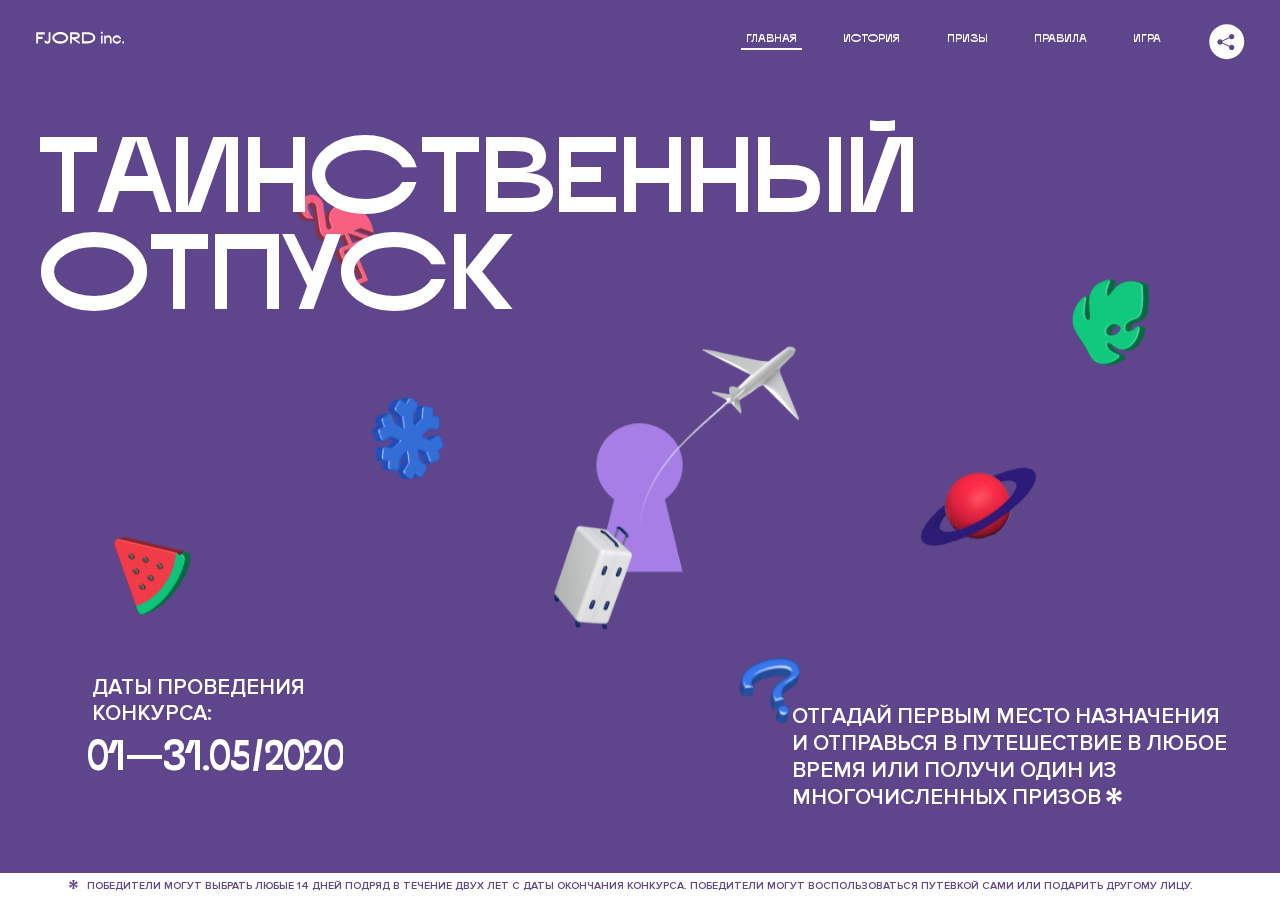
<file: 5/index.html>
<!DOCTYPE html>
<html lang="ru">
<head>
  <meta charset="UTF-8">
  <meta name="description" content="">
  <meta name="viewport" content="width=device-width, initial-scale=1.0">
  <meta http-equiv="X-UA-Compatible" content="ie=edge">
  <title>Mysterious Vacation</title>
<link href="css/style.min.css" rel="stylesheet">  <base href="https://htmlacademy-animation.github.io/197856-magic-vacation-1/5/">
</head>
<body>

  <header class="page-header js-header">
    <div class="page-header__wrapper">
      <a href="#" class="page-header__logo" aria-label="Перейти на страницу FJORD.Inc">
        <svg width="100" height="15" viewBox="0 0 100 15" fill="none" xmlns="http://www.w3.org/2000/svg">
          <path d="M0.26 1.4V14H2.276V8.906H7.334V6.44H2.276V3.848H9.872V1.4H0.26ZM12.733 14.36C15.127 14.36 16.243 12.65 16.243 9.5V1.4H14.263V8.96C14.263 11.21 13.723 11.876 12.733 11.876C11.833 11.876 11.473 11.3 11.347 10.58L9.36702 10.94C9.63702 13.046 10.663 14.36 12.733 14.36ZM18.3918 7.7C18.3918 11.372 22.3878 14.36 27.3198 14.36C32.2518 14.36 36.2478 11.372 36.2478 7.7C36.2478 4.028 32.2518 1.04 27.3198 1.04C22.3878 1.04 18.3918 4.028 18.3918 7.7ZM20.6058 7.7C20.6058 5.378 23.6118 3.524 27.3198 3.524C30.9918 3.524 33.9798 5.378 33.9798 7.7C33.9798 10.004 30.9918 11.858 27.3198 11.858C23.6118 11.858 20.6058 10.004 20.6058 7.7ZM40.403 14V8.906H40.799L49.079 14.702V12.38L44.039 8.906H44.201C47.999 8.906 49.277 7.304 49.277 5.162C49.277 3.092 47.999 1.4 44.201 1.4H38.387V14H40.403ZM43.535 3.722C45.785 3.722 47.045 4.136 47.045 5.432C47.045 6.764 45.785 7.034 43.535 7.034H40.403V3.722H43.535ZM51.6936 1.382V14H57.8676C62.7456 14 66.7236 11.534 66.7236 7.7C66.7236 3.848 62.7456 1.382 57.8676 1.382H51.6936ZM53.7096 11.624V3.722H57.5436C61.5396 3.722 64.4916 5.018 64.4916 7.7C64.4916 10.238 61.5396 11.624 57.5436 11.624H53.7096ZM73.1832 14.018H74.9832V5H73.1832V14.018ZM72.9132 1.976C72.9132 2.57 73.3992 3.092 74.0832 3.092C74.7492 3.092 75.2352 2.57 75.2352 1.976C75.2352 1.382 74.7672 0.805999 74.0832 0.805999C73.3812 0.805999 72.9132 1.382 72.9132 1.976ZM76.7867 14H78.5687V9.104C78.7487 8.006 79.5947 6.962 81.0887 6.962C82.1147 6.962 83.2667 7.448 83.2667 9.554V14H85.0487V9.014C85.0487 6.152 83.2307 4.73 81.3587 4.73C79.9187 4.73 79.0727 5.558 78.5687 6.854V5H76.7867V14ZM90.9898 14.27C93.5098 14.27 95.3818 12.506 95.7238 10.328H94.0498C93.7258 11.3 92.6998 12.02 90.9898 12.02C88.8478 12.02 87.7678 10.922 87.7678 9.59C87.7678 8.24 88.8478 6.962 90.9898 6.962C92.7538 6.962 93.7978 7.844 94.0858 8.924H95.7418C95.4358 6.71 93.6178 4.73 90.9898 4.73C88.0918 4.73 86.1298 7.124 86.1298 9.59C86.1298 12.074 88.1278 14.27 90.9898 14.27ZM97.0693 12.938C97.0693 13.658 97.5553 14.144 98.2753 14.144C98.9953 14.144 99.4813 13.658 99.4813 12.938C99.4813 12.2 98.9953 11.714 98.2753 11.714C97.5553 11.714 97.0693 12.2 97.0693 12.938Z" fill="currentColor"></path>
        </svg>
      </a>
      <button class="page-header__toggler js-menu-toggler" type="button" aria-label="Управление мобильным меню"><span>Меню</span></button>
      <nav class="page-header__nav">
        <div class="page-header__menu js-menu" id="menu">
          <ul>
            <li>
              <a class="js-menu-link active" href="#top" data-href="top">главная</a>
            </li>
            <li>
              <a class="js-menu-link" href="#story" data-href="story">история</a>
            </li>
            <li>
              <a class="js-menu-link" href="#prizes" data-href="prizes">призы</a>
            </li>
            <li>
              <a class="js-menu-link" href="#rules" data-href="rules">правила</a>
            </li>
            <li>
              <a class="js-menu-link" href="#game" data-href="game">игра</a>
            </li>
          </ul>
        </div>
        <div class="page-header__social">
          <div class="social-block js-social-block">
            <button class="social-block__toggler" aria-label="Управлять блоком с социальными кнопками">
              <svg width="26" height="22" viewBox="0 0 27 22" fill="none" xmlns="http://www.w3.org/2000/svg">
                <path d="M19.6721 7.43664C21.6273 7.43664 23.213 5.85095 23.213 3.89566C23.213 1.94037 21.6273 0.354675 19.6721 0.354675C17.7168 0.354675 16.1311 1.94037 16.1311 3.89566C16.1311 4.19968 16.1728 4.49178 16.2458 4.77345L7.21751 8.95527C6.57519 8.05214 5.52303 7.46049 4.33078 7.46049C2.37549 7.46049 0.789795 9.04618 0.789795 11.0015C0.789795 12.9568 2.37549 14.5425 4.33078 14.5425C5.52303 14.5425 6.57668 13.9508 7.21751 13.0477L16.2458 17.2295C16.1743 17.5112 16.1311 17.8033 16.1311 18.1073C16.1311 20.0626 17.7168 21.6483 19.6721 21.6483C21.6273 21.6483 23.213 20.0626 23.213 18.1073C23.213 16.152 21.6273 14.5663 19.6721 14.5663C18.4798 14.5663 17.4262 15.158 16.7853 16.0611L7.75701 11.8793C7.82854 11.5976 7.87176 11.3055 7.87176 11.0015C7.87176 10.6974 7.83003 10.4053 7.75701 10.1237L16.7853 5.94186C17.4262 6.84499 18.4783 7.43664 19.6721 7.43664Z" fill="currentColor"></path>
              </svg>
            </button>
            <ul class="social-block__list">
              <li>
                <a class="social-block__link social-block__link--fb" href="#" aria-label="Мы на Facebook">
                  <svg width="8" height="17" viewBox="0 0 8 17" fill="none" xmlns="http://www.w3.org/2000/svg">
                    <path d="M4.24646 16.9899H1.09275L1.05793 8.49828H0V5.30707H1.05793V3.81124C1.05793 1.42084 2.57654 0 5.21735 0H7.41758V3.18585H5.30841C4.28262 3.18585 4.2478 3.48582 4.2478 4.24914V5.30707H7.42964L7.16716 8.49828H4.2478V16.9899H4.24646Z" fill="currentColor"></path>
                  </svg>
                </a>
              </li>
              <li>
                <a class="social-block__link social-block__link--insta" href="#" aria-label="Мы в Instagram">
                  <svg width="15" height="15" viewBox="0 0 15 15" fill="none" xmlns="http://www.w3.org/2000/svg">
                    <path d="M11.0197 0H4.19806C2.14246 0 0.471191 1.66993 0.471191 3.72285V10.5499C0.471191 12.6082 2.14112 14.2727 4.19806 14.2727H11.0197C13.0753 14.2727 14.7466 12.6082 14.7466 10.5499V3.72285C14.7466 1.67127 13.0753 0 11.0197 0ZM11.0197 12.4849H4.19806C3.13076 12.4849 2.26432 11.6158 2.26432 10.5512V3.72419C2.26432 2.65956 3.13076 1.79715 4.19806 1.79715H11.0197C12.087 1.79715 12.9535 2.6609 12.9535 3.72419V10.5512C12.9535 11.6145 12.087 12.4849 11.0197 12.4849Z" fill="currentColor"></path>
                    <path d="M7.60887 3.11084C5.38989 3.11084 3.58203 4.9187 3.58203 7.14036C3.58203 9.35532 5.38989 11.1645 7.60887 11.1645C9.83053 11.1645 11.6357 9.35666 11.6357 7.14036C11.6357 4.9187 9.83053 3.11084 7.60887 3.11084ZM7.60887 9.36871C6.37551 9.36871 5.37784 8.37372 5.37784 7.14036C5.37784 5.90699 6.37551 4.90665 7.60887 4.90665C8.83822 4.90665 9.84259 5.90833 9.84259 7.14036C9.84392 8.37238 8.83822 9.36871 7.60887 9.36871Z" fill="currentColor"></path>
                    <path d="M11.3573 2.35962C10.8256 2.35962 10.3931 2.79752 10.3931 3.32381C10.3931 3.85546 10.8256 4.29336 11.3573 4.29336C11.8862 4.29336 12.3215 3.85546 12.3215 3.32381C12.3215 2.79752 11.8862 2.35962 11.3573 2.35962Z" fill="currentColor"></path>
                  </svg>
                </a>
              </li>
              <li>
                <a class="social-block__link social-block__link--vk" href="#" aria-label="Мы ВКонтакте">
                  <svg width="17" height="10" viewBox="0 0 17 10" fill="none" xmlns="http://www.w3.org/2000/svg">
                    <path d="M14.1234 4.9002C14.1234 4.9002 16.3623 1.72708 16.5866 0.680242C16.6595 0.312285 16.4947 0.103188 16.1069 0.103188C16.1069 0.103188 14.8193 0.103188 14.168 0.103188C13.7235 0.103188 13.5587 0.293278 13.4235 0.579768C13.4235 0.579768 12.3724 2.82553 11.0969 4.24712C10.6861 4.70333 10.4781 4.84318 10.2511 4.84318C10.0646 4.84318 9.98625 4.6911 9.98625 4.27834V0.649016C9.98625 0.147997 9.92545 0.00135496 9.5066 0.00135496H6.39628C6.15578 0.00135496 6.0085 0.134417 6.0085 0.324506C6.0085 0.801084 6.73406 0.908351 6.73406 2.20231V4.87305C6.73406 5.40529 6.70569 5.61575 6.45303 5.61575C5.78016 5.61575 4.19528 3.30618 3.30623 0.678887C3.12923 0.145282 2.93737 0 2.43475 0H0.486409C0.205373 0 0 0.190085 0 0.476576C0 0.991172 0.60666 3.40801 2.99277 6.64358C4.59927 8.8201 6.70569 10 8.60269 10C9.76196 10 10.0416 9.80312 10.0416 9.31432V7.63883C10.0416 7.22607 10.2065 7.04956 10.4429 7.04956C10.7078 7.04956 11.1847 7.13238 12.2805 8.22268C13.5843 9.47862 13.6762 10 14.3896 10H16.5676C16.7919 10 17 9.89273 17 9.52342C17 9.02919 16.3623 8.15343 15.384 7.10659C14.9801 6.56755 14.3302 5.98914 14.1248 5.72301C13.8275 5.40801 13.9154 5.23014 14.1234 4.9002Z" fill="currentColor"></path>
                  </svg>
                </a>
              </li>
            </ul>
          </div>
        </div>
      </nav>
    </div>
  </header>

  <main class="page-content">

    <section class="animation-screen"></section>

    <section class="screen screen--hidden screen--intro js-scrollspy" id="top">
      <div class="screen__wrapper">
        <div class="intro">
          <h1 class="intro__title">Таинственный отпуск</h1>
          <div class="intro__content">
            <div class="intro__info">
              <p class="intro__label">Даты проведения конкурса:</p>
              <p class="intro__date">01 — 31.05 / 2020</p>
            </div>
            <div class="intro__message">
              <p>
                Отгадай первым место назначения и&nbsp;отправься в&nbsp;путешествие в&nbsp;любое время или получи один из многочисленных призов
                <svg width="16" height="16" viewBox="0 0 10 10" fill="none" xmlns="http://www.w3.org/2000/svg">
                  <path d="M0 6.35337L3.90271 4.99012L0 3.64663L1.34615 1.32374L4.44287 4.01073L3.67364 0H6.34615L5.57692 4.01073L8.65385 1.32374L10 3.64663L6.13405 4.99012L10 6.35337L8.65385 8.65651L5.57692 5.98927L6.34615 10H3.67364L4.44287 5.96952L1.34615 8.65651L0 6.35337Z" fill="currentColor"></path>
                </svg>
              </p>
            </div>
          </div>
        </div>
      </div>
      <div class="screen__footer js-footer">
        <button class="screen__footer-enlarge js-footer-toggler" type="button" aria-label="Показать сообщение">
          <svg width="10" height="10" viewBox="0 0 10 10" fill="none" xmlns="http://www.w3.org/2000/svg">
            <path d="M0 6.35337L3.90271 4.99012L0 3.64663L1.34615 1.32374L4.44287 4.01073L3.67364 0H6.34615L5.57692 4.01073L8.65385 1.32374L10 3.64663L6.13405 4.99012L10 6.35337L8.65385 8.65651L5.57692 5.98927L6.34615 10H3.67364L4.44287 5.96952L1.34615 8.65651L0 6.35337Z" fill="currentColor"></path>
          </svg>
        </button>
        <button class="screen__footer-collapse js-footer-toggler" type="button" aria-label="Скрыть сообщение">
          <svg width="13" height="13" viewBox="0 0 13 13" fill="none" xmlns="http://www.w3.org/2000/svg">
            <line x1="12.3536" y1="0.353553" x2="0.738349" y2="11.9688" stroke="currentColor"></line>
            <line x1="0.738319" y1="0.539925" x2="12.3535" y2="12.1551" stroke="currentColor"></line>
          </svg>
        </button>
        <div class="screen__footer-wrapper">
          <div class="screen__footer-announce">
            <p class="screen__footer-label">Даты проведения конкурса:</p>
            <p class="screen__footer-date">01 — 31.05 / 2020</p>
          </div>
          <div class="screen__footer-note">
            <p>
              <svg width="10" height="10" viewBox="0 0 10 10" fill="none" xmlns="http://www.w3.org/2000/svg">
                <path d="M0 6.35337L3.90271 4.99012L0 3.64663L1.34615 1.32374L4.44287 4.01073L3.67364 0H6.34615L5.57692 4.01073L8.65385 1.32374L10 3.64663L6.13405 4.99012L10 6.35337L8.65385 8.65651L5.57692 5.98927L6.34615 10H3.67364L4.44287 5.96952L1.34615 8.65651L0 6.35337Z" fill="currentColor"></path>
              </svg>
              <span>Победители могут выбрать любые 14 дней подряд в&nbsp;течение двух лет с&nbsp;даты окончания конкурса. Победители могут воспользоваться путевкой сами или подарить другому лицу.</span>
            </p>
          </div>
        </div>
      </div>
    </section>

    <section class="screen screen--hidden screen--story js-scrollspy" id="story">

      <div class="slider swiper-container js-slider">

        <div class="swiper-wrapper">

          <div class="slider__item swiper-slide">
            <h2 class="slider__item-title story-title">История</h2>
            <p class="slider__item-text">Джеймс Таргет был основателем компании &laquo;Fjord Inc.&raquo;. С&nbsp;1965 года &laquo;Fjord Inc.&raquo; прославилась надёжными и&nbsp;удобными чемоданами и&nbsp;аксессуарами для туристов.</p>
          </div>

          <div class="slider__item swiper-slide">
            <p class="slider__item-text">Когда Джеймсу было 7&nbsp;лет, в&nbsp;их&nbsp;доме гостил дядюшка и&nbsp;развлекал детей рассказами о&nbsp;своей поездке в&nbsp;место, показавшееся малышу Таргету невероятным. Тогда Джеймс решил, что однажды посетит его, но&nbsp;не&nbsp;будет рассказывать о&nbsp;мечте, пока не&nbsp;осуществит.</p>
          </div>

          <div class="slider__item swiper-slide">
            <p class="slider__item-text">Джеймс Таргет стал увлеченным путешественником. Он&nbsp;посетил 5&nbsp;континентов, 126&nbsp;стран.</p>
          </div>

          <div class="slider__item swiper-slide">
            <p class="slider__item-text">Он&nbsp;сплавлялся по&nbsp;Амазонке и&nbsp;погружался в&nbsp;пещеры Франции, медитировал в&nbsp;горах Тибета и&nbsp;пожимал руку вождя племени Акугауа.</p>
          </div>

          <div class="slider__item swiper-slide">
            <p class="slider__item-text">Из&nbsp;своих поездок Джеймс Таргет привозил идеи, как сделать свои чемоданы &laquo;Fjord Inc.&raquo; удобными и&nbsp;приспособленными к&nbsp;разным дорожным условиям.</p>
          </div>

          <div class="slider__item swiper-slide">
            <p class="slider__item-text">Всё это время Джеймс не&nbsp;оставлял идею поездки своей мечты. Однако, как только он&nbsp;брался за&nbsp;планирование, возникали препятствия, не&nbsp;позволяющие отправиться туда.</p>
          </div>

          <div class="slider__item swiper-slide">
            <p class="slider__item-text">В&nbsp;возрасте 67&nbsp;лет Джеймс Таргет попал под лавину и&nbsp;погиб. В&nbsp;своём завещании он&nbsp;поручил отправить в&nbsp;заветное путешествие трёх смельчаков, единых с&nbsp;ним духом.</p>
          </div>

          <div class="slider__item swiper-slide">
            <p class="slider__item-text">Тех, кто сможет узнать таинственное место, задавая вопросы специально обученному ИИ&nbsp;&laquo;Соне&raquo;, ждет фантастическое путешествие.</p>
          </div>
        </div>
        <div class="slider__controls">
          <button class="slider__control slider__control--prev js-control-prev" type="button" aria-label="Показать предыдущую историю">
            <svg width="12" height="22" viewBox="0 0 12 22" fill="none" xmlns="http://www.w3.org/2000/svg">
              <path d="M11 1L1 11L11 21" stroke="currentColor" stroke-width="2" stroke-linejoin="round"></path>
            </svg>
          </button>
          <button class="slider__control slider__control--next js-control-next" type="button" aria-label="Показать следующую историю">
            <svg width="12" height="22" viewBox="0 0 12 22" fill="none" xmlns="http://www.w3.org/2000/svg">
              <path d="M1 1L11 11L1 21" stroke="currentColor" stroke-width="2" stroke-linejoin="round"></path>
            </svg>
          </button>
        </div>
        <div class="slider__pagination swiper-pagination"></div>
      </div>
    </section>

    <section class="screen screen--hidden screen--prizes js-scrollspy" id="prizes">
      <div class="screen__wrapper">
        <div class="prizes">
          <h2 class="prizes__title">Призы</h2>
          <div class="prizes__lead">
            <p>Найди ответ и&nbsp;получи один из&nbsp;призов:</p>
          </div>
          <ul class="prizes__list">
            <li class="prizes__item prizes__item--journeys">
              <div class="prizes__icon">
                <picture>
                  <source srcset="img/prize1-mob.svg" media="(orientation: portrait)">
                  <img src="img/prize1.svg" alt="">
                </picture>
              </div>
              <p class="prizes__desc">
                <b>3</b>
                <span>загадочных путешествия</span>
              </p>
            </li>
            <li class="prizes__item prizes__item--cases">
              <div class="prizes__icon">
                <picture>
                  <source srcset="img/prize2-mob.svg" media="(orientation: portrait)">
                  <img src="img/prize2.svg" alt="">
                </picture>
              </div>
              <p class="prizes__desc">
                <b>7</b>
                <span>надежных чемоданов</span>
              </p>
            </li>
            <li class="prizes__item prizes__item--codes">
              <div class="prizes__icon">
                <picture>
                  <source srcset="img/prize3-mob.svg" media="(orientation: portrait)">
                  <img src="img/prize3.svg" alt="">
                </picture>
              </div>
              <p class="prizes__desc">
                <b>900</b>
                <span>
                  промокодов на&nbsp;скидку 15%
                  <svg width="10" height="10" viewBox="0 0 10 10" fill="none" xmlns="http://www.w3.org/2000/svg">
                    <path d="M0 6.35337L3.90271 4.99012L0 3.64663L1.34615 1.32374L4.44287 4.01073L3.67364 0H6.34615L5.57692 4.01073L8.65385 1.32374L10 3.64663L6.13405 4.99012L10 6.35337L8.65385 8.65651L5.57692 5.98927L6.34615 10H3.67364L4.44287 5.96952L1.34615 8.65651L0 6.35337Z" fill="currentColor"></path>
                  </svg>
                </span>
              </p>
            </li>
          </ul>
        </div>
      </div>
      <div class="screen__footer js-footer">
        <button class="screen__footer-enlarge js-footer-toggler" type="button" aria-label="Показать сообщение">
          <svg width="10" height="10" viewBox="0 0 10 10" fill="none" xmlns="http://www.w3.org/2000/svg">
            <path d="M0 6.35337L3.90271 4.99012L0 3.64663L1.34615 1.32374L4.44287 4.01073L3.67364 0H6.34615L5.57692 4.01073L8.65385 1.32374L10 3.64663L6.13405 4.99012L10 6.35337L8.65385 8.65651L5.57692 5.98927L6.34615 10H3.67364L4.44287 5.96952L1.34615 8.65651L0 6.35337Z" fill="currentColor"></path>
          </svg>
        </button>
        <button class="screen__footer-collapse js-footer-toggler" type="button" aria-label="Скрыть сообщение">
          <svg width="13" height="13" viewBox="0 0 13 13" fill="none" xmlns="http://www.w3.org/2000/svg">
            <line x1="12.3536" y1="0.353553" x2="0.738349" y2="11.9688" stroke="currentColor"></line>
            <line x1="0.738319" y1="0.539925" x2="12.3535" y2="12.1551" stroke="currentColor"></line>
          </svg>
        </button>
        <div class="screen__footer-wrapper">
          <div class="screen__footer-announce">
            <p class="screen__footer-label">Даты проведения конкурса:</p>
            <p class="screen__footer-date">01 — 31.05 / 2020</p>
          </div>
          <div class="screen__footer-note">
            <p>
              <svg width="10" height="10" viewBox="0 0 10 10" fill="none" xmlns="http://www.w3.org/2000/svg">
                <path d="M0 6.35337L3.90271 4.99012L0 3.64663L1.34615 1.32374L4.44287 4.01073L3.67364 0H6.34615L5.57692 4.01073L8.65385 1.32374L10 3.64663L6.13405 4.99012L10 6.35337L8.65385 8.65651L5.57692 5.98927L6.34615 10H3.67364L4.44287 5.96952L1.34615 8.65651L0 6.35337Z" fill="currentColor"></path>
              </svg>
              <span>Скидка&nbsp;15% на&nbsp;единоразовое приобретение путёвки с&nbsp;1&nbsp;июня 2020 по&nbsp;31&nbsp;мая 2022&nbsp;года. Суммируется с&nbsp;другими акциями</span>
            </p>
          </div>
        </div>
      </div>
    </section>

    <section class="screen screen--hidden screen--rules js-scrollspy" id="rules">
      <div class="screen__wrapper">
        <div class="rules">
          <h2 class="rules__title">Правила</h2>
          <div class="rules__lead">
            <p>Для того чтобы получить наследство Джеймса Таргета, тебе нужно выведать у&nbsp;&laquo;Сони&raquo;, куда предстоит отправиться тебе в&nbsp;случае победы</p>
          </div>
          <ol class="rules__list">
            <li class="rules__item">
              <p>Тебе отводится <br>5&nbsp;минут</p>
            </li>
            <li class="rules__item">
              <p>Задавай любые вопросы в&nbsp;текстовом поле</p>
            </li>
            <li class="rules__item">
              <p>Нажимай кнопку &laquo;Узнать&raquo;, чтобы получить ответ</p>
            </li>
            <li class="rules__item">
              <p>&laquo;Соня&raquo; может отвечать только&nbsp;Да или Нет</p>
            </li>
          </ol>
          <a href="#game" class="rules__link btn">Погнали!</a>
        </div>
      </div>
      <div class="screen__disclaimer">
        <div class="disclaimer">
          <ul>
            <li>
              <a href="#">Правовая информация</a>
            </li>
            <li>
              <a href="#">Подробные правила</a>
            </li>
          </ul>
        </div>
      </div>
    </section>

    <section class="screen screen--hidden screen--game js-scrollspy" id="game">
      <div class="screen__wrapper">
        <div class="game">
          <div class="game__header">
            <h2 class="game__title">Игра</h2>
            <div class="game__counter">
              <span>05</span>:<span>00</span>
            </div>
          </div>
          <div class="game__body">
            <div class="chat">
              <div class="chat__body js-chat">
                <ul class="chat__list" id="messages"></ul>
              </div>
              <div class="chat__footer">
                <form action="#" method="post" class="form" id="message-form">
                  <label for="message-field" class="visually-hidden">Поле для ввода вопроса</label>
                  <input type="text" class="form__field" id="message-field">
                  <button class="form__button btn">
                    Узнать
                    <svg width="18" height="19" viewBox="0 0 18 19" fill="none" xmlns="http://www.w3.org/2000/svg">
                      <path stroke="currentColor" stroke-width="2" d="M9 19V1"></path>
                      <path d="M1 9l8-8 8 8" stroke="currentColor" stroke-width="2" stroke-linejoin="round"></path>
                    </svg>
                  </button>
                </form>
              </div>
            </div>
          </div>
          <!-- временные кнопки для показа результата -->
          <div class="game__buttons">
            <button class="game__button btn js-show-result" type="button" data-target="result">Положительный результат</button>
            <button class="game__button btn js-show-result" type="button" data-target="result2">Положительный результат - 2</button>
            <button class="game__button btn js-show-result" type="button" data-target="result3">Отрицательный результат</button>
          </div>
        </div>
      </div>
    </section>

    <section class="screen screen--hidden screen--result" id="result">
      <div class="screen__wrapper">
        <div class="result result--trip">
          <div class="result__image">
            <picture>
              <source srcset="img/result1-mob.png 1x, img/result1-mob@2x.png 2x" media="(max-width: 768px) and (orientation: portrait)">
              <img src="img/result1.png" srcset="img/result1@2x.png 2x" alt="">
            </picture>
          </div>
          <h2 class="result__title">
            <span class="visually-hidden">ПОбеда!</span>
            <svg xmlns="http://www.w3.org/2000/svg" viewBox="0 0 568.85 109.24">
              <path d="M16,24.44V92H2.6V8H75V92H61.52V24.44H16Z" transform="translate(-2.1 -1.5)" fill="none" stroke="currentColor"></path>
              <path d="M148.76,5.6c32.88,0,59.52,19.92,59.52,44.4s-26.64,44.4-59.52,44.4S89.24,74.48,89.24,50,115.88,5.6,148.76,5.6Zm0,72.12c24.48,0,44.4-12.36,44.4-27.72s-19.92-27.84-44.4-27.84C124,22.16,104,34.52,104,50S124,77.72,148.76,77.72Z" transform="translate(-2.1 -1.5)" fill="none" stroke="currentColor"></path>
              <path d="M287.36,8V24.44H236v14.4h25.32c25.44,0,34,11.16,34,26.52,0,15.6-8.52,26.64-34,26.64H222.56V8h64.8ZM256.88,76.52c15.12,0,23.52-2,23.52-11.52S272,54.44,256.88,54.44H236V76.52h20.88Z" transform="translate(-2.1 -1.5)" fill="none" stroke="currentColor"></path>
              <path d="M371.47,8V24.44H320.84V41.6h33.6V58h-33.6V75.56h50.64V92H307.4V8h64.08Z" transform="translate(-2.1 -1.5)" fill="none" stroke="currentColor"></path>
              <path d="M382.39,110.24V75.56h7.44c4.56-4.68,7.8-18.36,8.76-56L399,8h48.6V75.56h10v34.68H442.87V92H397v18.24H382.39Zm51.72-34.68V24.44H411.55v3.12c-0.48,22.44-3.24,37.68-7.2,48h29.76Z" transform="translate(-2.1 -1.5)" fill="none" stroke="currentColor"></path>
              <path d="M463.75,92l28-84h27.12l28.08,84H533.47l-7.8-23.52h-37.8L480.07,92H463.75Zm56.64-40L507,11.84,493.51,52h26.88Z" transform="translate(-2.1 -1.5)" fill="none" stroke="currentColor"></path>
              <path d="M554.12,70.4L555.55,2H569l1.44,68.4H554.12Zm8.28,6.36c4.8,0,8,3.24,8,8.16a8,8,0,1,1-16.08,0C554.35,80,557.59,76.76,562.39,76.76Z" transform="translate(-2.1 -1.5)" fill="none" stroke="currentColor"></path>
            </svg>
          </h2>
          <div class="result__text">
            <p>ты&nbsp;отправляешься в&nbsp;Арктику!</p>
          </div>
          <div class="result__form">
            <form action="#" method="post" class="form form--result">
              <label for="email-field" class="form__label">зарегистрируй результат</label>
              <input type="email" class="form__field" id="email-field" placeholder="e-mail для регистации результата и получения приза" required="">
              <button class="form__button btn">
                отправить
                <svg width="18" height="19" viewBox="0 0 18 19" fill="none" xmlns="http://www.w3.org/2000/svg">
                  <path stroke="currentColor" stroke-width="2" d="M9 19V1"></path>
                  <path d="M1 9l8-8 8 8" stroke="currentColor" stroke-width="2" stroke-linejoin="round"></path>
                </svg>
              </button>
            </form>
          </div>
        </div>
      </div>
    </section>

    <section class="screen screen--hidden screen--result" id="result2">
      <div class="screen__wrapper">
        <div class="result result--prize">
          <div class="result__image">
            <picture>
              <source srcset="img/result2-mob.png 1x, img/result2-mob@2x.png 2x" media="(max-width: 768px) and (orientation: portrait)">
              <img src="img/result2.png" srcset="img/result2@2x.png 2x" alt="">
            </picture>
          </div>
          <h2 class="result__title">
            <span class="visually-hidden">ПОбеда!</span>
            <svg xmlns="http://www.w3.org/2000/svg" viewBox="0 0 568.85 109.24">
              <path d="M16,24.44V92H2.6V8H75V92H61.52V24.44H16Z" transform="translate(-2.1 -1.5)" fill="none" stroke="currentColor"></path>
              <path d="M148.76,5.6c32.88,0,59.52,19.92,59.52,44.4s-26.64,44.4-59.52,44.4S89.24,74.48,89.24,50,115.88,5.6,148.76,5.6Zm0,72.12c24.48,0,44.4-12.36,44.4-27.72s-19.92-27.84-44.4-27.84C124,22.16,104,34.52,104,50S124,77.72,148.76,77.72Z" transform="translate(-2.1 -1.5)" fill="none" stroke="currentColor"></path>
              <path d="M287.36,8V24.44H236v14.4h25.32c25.44,0,34,11.16,34,26.52,0,15.6-8.52,26.64-34,26.64H222.56V8h64.8ZM256.88,76.52c15.12,0,23.52-2,23.52-11.52S272,54.44,256.88,54.44H236V76.52h20.88Z" transform="translate(-2.1 -1.5)" fill="none" stroke="currentColor"></path>
              <path d="M371.47,8V24.44H320.84V41.6h33.6V58h-33.6V75.56h50.64V92H307.4V8h64.08Z" transform="translate(-2.1 -1.5)" fill="none" stroke="currentColor"></path>
              <path d="M382.39,110.24V75.56h7.44c4.56-4.68,7.8-18.36,8.76-56L399,8h48.6V75.56h10v34.68H442.87V92H397v18.24H382.39Zm51.72-34.68V24.44H411.55v3.12c-0.48,22.44-3.24,37.68-7.2,48h29.76Z" transform="translate(-2.1 -1.5)" fill="none" stroke="currentColor"></path>
              <path d="M463.75,92l28-84h27.12l28.08,84H533.47l-7.8-23.52h-37.8L480.07,92H463.75Zm56.64-40L507,11.84,493.51,52h26.88Z" transform="translate(-2.1 -1.5)" fill="none" stroke="currentColor"></path>
              <path d="M554.12,70.4L555.55,2H569l1.44,68.4H554.12Zm8.28,6.36c4.8,0,8,3.24,8,8.16a8,8,0,1,1-16.08,0C554.35,80,557.59,76.76,562.39,76.76Z" transform="translate(-2.1 -1.5)" fill="none" stroke="currentColor"></path>
            </svg>
          </h2>
          <div class="result__text">
            <p>чемодан &laquo;Fjord&nbsp;Inc.&raquo;&nbsp;твой</p>
          </div>
          <div class="result__form">
            <form action="#" method="post" class="form form--result">
              <label for="email-field2" class="form__label">зарегистрируй результат</label>
              <input type="email" class="form__field" id="email-field2" placeholder="e-mail для регистации результата и получения приза" required="">
              <button class="form__button btn">
                отправить
                <svg width="18" height="19" viewBox="0 0 18 19" fill="none" xmlns="http://www.w3.org/2000/svg">
                  <path stroke="currentColor" stroke-width="2" d="M9 19V1"></path>
                  <path d="M1 9l8-8 8 8" stroke="currentColor" stroke-width="2" stroke-linejoin="round"></path>
                </svg>
              </button>
            </form>
          </div>
        </div>
      </div>
    </section>

    <section class="screen screen--hidden screen--result" id="result3">
      <div class="screen__wrapper">
        <div class="result result--negative">
          <div class="result__image">
            <picture>
              <source srcset="img/result3-mob.png 1x, img/result3-mob@2x.png 2x" media="(max-width: 768px) and (orientation: portrait)">
              <img src="img/result3.png" srcset="img/result3@2x.png 2x" alt="">
            </picture>
          </div>
          <h2 class="result__title">
            <span class="visually-hidden">Не угадал!</span>
            <svg xmlns="http://www.w3.org/2000/svg" viewBox="0 0 660.77 109.24">
              <path d="M2.66,92V8H16.1V42.2H53.3V8H66.74V92H53.3V58.64H16.1V92H2.66Z" transform="translate(-2.16 -1.5)" fill="none" stroke="currentColor"></path>
              <path d="M147.62,8V24.44H97V41.6h33.6V58H97V75.56h50.64V92H83.54V8h64.08Z" transform="translate(-2.16 -1.5)" fill="none" stroke="currentColor"></path>
              <path d="M199.22,8l20.52,42.36L235.34,8h16.44l-31,84H204.38l9.48-25.92L185.78,8h13.44Z" transform="translate(-2.16 -1.5)" fill="none" stroke="currentColor"></path>
              <path d="M273.74,24.44V92H260.3V8h50.16V24.44H273.74Z" transform="translate(-2.16 -1.5)" fill="none" stroke="currentColor"></path>
              <path d="M307.1,92l28-84h27.12l28.08,84H376.82L369,68.48h-37.8L323.42,92H307.1Zm56.64-40L350.3,11.84,336.86,52h26.88Z" transform="translate(-2.16 -1.5)" fill="none" stroke="currentColor"></path>
              <path d="M396.38,110.24V75.56h7.44c4.56-4.68,7.8-18.36,8.76-56L412.94,8h48.6V75.56h10v34.68H456.86V92H411v18.24H396.38ZM448.1,75.56V24.44H425.54v3.12c-0.48,22.44-3.24,37.68-7.2,48H448.1Z" transform="translate(-2.16 -1.5)" fill="none" stroke="currentColor"></path>
              <path d="M477.74,92l28-84h27.12L560.9,92H547.46l-7.8-23.52h-37.8L494.06,92H477.74Zm56.64-40-13.44-40.2L507.5,52h26.88Z" transform="translate(-2.16 -1.5)" fill="none" stroke="currentColor"></path>
              <path d="M568.7,76.88a13.77,13.77,0,0,0,5,1c6.6,0,10.44-6.24,12-58.32L586.22,8h46.2V92H619V24.44H598.82l-0.12,3.12C597.14,81,589,94.4,573.74,94.4a28.55,28.55,0,0,1-6.72-.84Z" transform="translate(-2.16 -1.5)" fill="none" stroke="currentColor"></path>
              <path d="M646.1,70.4L647.54,2H661l1.44,68.4H646.1Zm8.28,6.36c4.8,0,8,3.24,8,8.16a8,8,0,0,1-16.08,0C646.34,80,649.58,76.76,654.38,76.76Z" transform="translate(-2.16 -1.5)" fill="none" stroke="currentColor"></path>
            </svg>
          </h2>
          <button class="result__button js-play" type="button">
            не сдавайся!
            <span>
              <svg width="27" height="22" viewBox="0 0 27 22" fill="none" xmlns="http://www.w3.org/2000/svg">
                <path d="M10.6899 1.47998C5.42992 1.47998 1.16992 5.73998 1.16992 11C1.16992 16.26 5.42992 20.52 10.6899 20.52C15.9499 20.52 20.2099 16.26 20.2099 11V7.13998" stroke="currentColor" stroke-width="2" stroke-miterlimit="10"></path>
                <path d="M15.1099 12.5099L20.1499 7.13989L25.3099 12.6299" stroke="currentColor" stroke-width="2" stroke-miterlimit="10" stroke-linejoin="round"></path>
              </svg>
            </span>
          </button>
        </div>
      </div>
    </section>

  </main>

  <div class="page-overlay"></div>
<script src="js/script.js"></script></body>
</html>
</file>
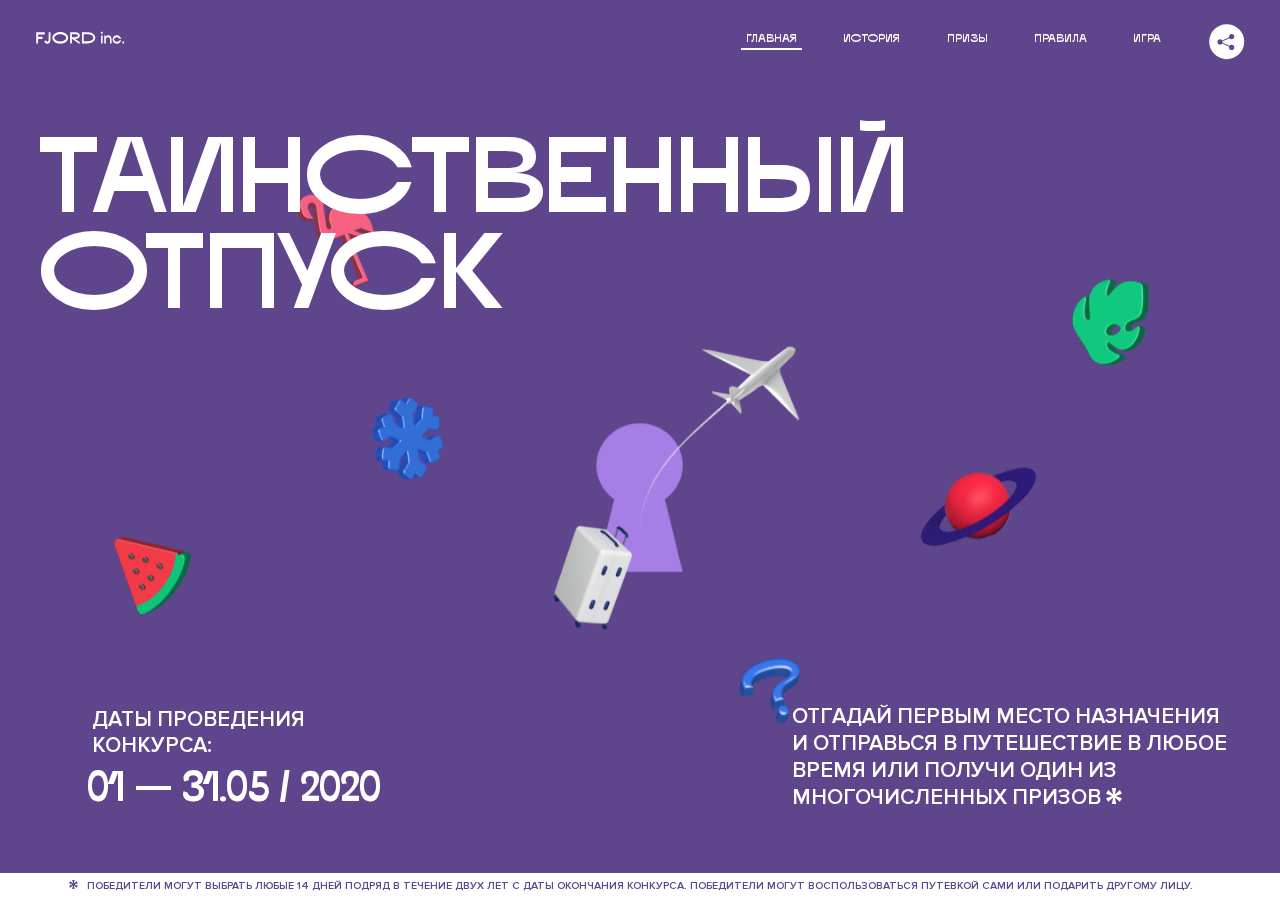
<file: 6/index.html>
<!DOCTYPE html>
<html lang="ru">
<head>
  <meta charset="UTF-8">
  <meta name="description" content="">
  <meta name="viewport" content="width=device-width, initial-scale=1.0">
  <meta http-equiv="X-UA-Compatible" content="ie=edge">
  <title>Mysterious Vacation</title>
<link href="css/style.min.css" rel="stylesheet">  <base href="https://htmlacademy-animation.github.io/197856-magic-vacation-1/6/">
</head>
<body>

  <header class="page-header js-header">
    <div class="page-header__wrapper">
      <a href="#" class="page-header__logo" aria-label="Перейти на страницу FJORD.Inc">
        <svg width="100" height="15" viewBox="0 0 100 15" fill="none" xmlns="http://www.w3.org/2000/svg">
          <path d="M0.26 1.4V14H2.276V8.906H7.334V6.44H2.276V3.848H9.872V1.4H0.26ZM12.733 14.36C15.127 14.36 16.243 12.65 16.243 9.5V1.4H14.263V8.96C14.263 11.21 13.723 11.876 12.733 11.876C11.833 11.876 11.473 11.3 11.347 10.58L9.36702 10.94C9.63702 13.046 10.663 14.36 12.733 14.36ZM18.3918 7.7C18.3918 11.372 22.3878 14.36 27.3198 14.36C32.2518 14.36 36.2478 11.372 36.2478 7.7C36.2478 4.028 32.2518 1.04 27.3198 1.04C22.3878 1.04 18.3918 4.028 18.3918 7.7ZM20.6058 7.7C20.6058 5.378 23.6118 3.524 27.3198 3.524C30.9918 3.524 33.9798 5.378 33.9798 7.7C33.9798 10.004 30.9918 11.858 27.3198 11.858C23.6118 11.858 20.6058 10.004 20.6058 7.7ZM40.403 14V8.906H40.799L49.079 14.702V12.38L44.039 8.906H44.201C47.999 8.906 49.277 7.304 49.277 5.162C49.277 3.092 47.999 1.4 44.201 1.4H38.387V14H40.403ZM43.535 3.722C45.785 3.722 47.045 4.136 47.045 5.432C47.045 6.764 45.785 7.034 43.535 7.034H40.403V3.722H43.535ZM51.6936 1.382V14H57.8676C62.7456 14 66.7236 11.534 66.7236 7.7C66.7236 3.848 62.7456 1.382 57.8676 1.382H51.6936ZM53.7096 11.624V3.722H57.5436C61.5396 3.722 64.4916 5.018 64.4916 7.7C64.4916 10.238 61.5396 11.624 57.5436 11.624H53.7096ZM73.1832 14.018H74.9832V5H73.1832V14.018ZM72.9132 1.976C72.9132 2.57 73.3992 3.092 74.0832 3.092C74.7492 3.092 75.2352 2.57 75.2352 1.976C75.2352 1.382 74.7672 0.805999 74.0832 0.805999C73.3812 0.805999 72.9132 1.382 72.9132 1.976ZM76.7867 14H78.5687V9.104C78.7487 8.006 79.5947 6.962 81.0887 6.962C82.1147 6.962 83.2667 7.448 83.2667 9.554V14H85.0487V9.014C85.0487 6.152 83.2307 4.73 81.3587 4.73C79.9187 4.73 79.0727 5.558 78.5687 6.854V5H76.7867V14ZM90.9898 14.27C93.5098 14.27 95.3818 12.506 95.7238 10.328H94.0498C93.7258 11.3 92.6998 12.02 90.9898 12.02C88.8478 12.02 87.7678 10.922 87.7678 9.59C87.7678 8.24 88.8478 6.962 90.9898 6.962C92.7538 6.962 93.7978 7.844 94.0858 8.924H95.7418C95.4358 6.71 93.6178 4.73 90.9898 4.73C88.0918 4.73 86.1298 7.124 86.1298 9.59C86.1298 12.074 88.1278 14.27 90.9898 14.27ZM97.0693 12.938C97.0693 13.658 97.5553 14.144 98.2753 14.144C98.9953 14.144 99.4813 13.658 99.4813 12.938C99.4813 12.2 98.9953 11.714 98.2753 11.714C97.5553 11.714 97.0693 12.2 97.0693 12.938Z" fill="currentColor"></path>
        </svg>
      </a>
      <button class="page-header__toggler js-menu-toggler" type="button" aria-label="Управление мобильным меню"><span>Меню</span></button>
      <nav class="page-header__nav">
        <div class="page-header__menu js-menu" id="menu">
          <ul>
            <li>
              <a class="js-menu-link active" href="#top" data-href="top">главная</a>
            </li>
            <li>
              <a class="js-menu-link" href="#story" data-href="story">история</a>
            </li>
            <li>
              <a class="js-menu-link" href="#prizes" data-href="prizes">призы</a>
            </li>
            <li>
              <a class="js-menu-link" href="#rules" data-href="rules">правила</a>
            </li>
            <li>
              <a class="js-menu-link" href="#game" data-href="game">игра</a>
            </li>
          </ul>
        </div>
        <div class="page-header__social">
          <div class="social-block js-social-block">
            <button class="social-block__toggler" aria-label="Управлять блоком с социальными кнопками">
              <svg width="26" height="22" viewBox="0 0 27 22" fill="none" xmlns="http://www.w3.org/2000/svg">
                <path d="M19.6721 7.43664C21.6273 7.43664 23.213 5.85095 23.213 3.89566C23.213 1.94037 21.6273 0.354675 19.6721 0.354675C17.7168 0.354675 16.1311 1.94037 16.1311 3.89566C16.1311 4.19968 16.1728 4.49178 16.2458 4.77345L7.21751 8.95527C6.57519 8.05214 5.52303 7.46049 4.33078 7.46049C2.37549 7.46049 0.789795 9.04618 0.789795 11.0015C0.789795 12.9568 2.37549 14.5425 4.33078 14.5425C5.52303 14.5425 6.57668 13.9508 7.21751 13.0477L16.2458 17.2295C16.1743 17.5112 16.1311 17.8033 16.1311 18.1073C16.1311 20.0626 17.7168 21.6483 19.6721 21.6483C21.6273 21.6483 23.213 20.0626 23.213 18.1073C23.213 16.152 21.6273 14.5663 19.6721 14.5663C18.4798 14.5663 17.4262 15.158 16.7853 16.0611L7.75701 11.8793C7.82854 11.5976 7.87176 11.3055 7.87176 11.0015C7.87176 10.6974 7.83003 10.4053 7.75701 10.1237L16.7853 5.94186C17.4262 6.84499 18.4783 7.43664 19.6721 7.43664Z" fill="currentColor"></path>
              </svg>
            </button>
            <ul class="social-block__list">
              <li>
                <a class="social-block__link social-block__link--fb" href="#" aria-label="Мы на Facebook">
                  <svg width="8" height="17" viewBox="0 0 8 17" fill="none" xmlns="http://www.w3.org/2000/svg">
                    <path d="M4.24646 16.9899H1.09275L1.05793 8.49828H0V5.30707H1.05793V3.81124C1.05793 1.42084 2.57654 0 5.21735 0H7.41758V3.18585H5.30841C4.28262 3.18585 4.2478 3.48582 4.2478 4.24914V5.30707H7.42964L7.16716 8.49828H4.2478V16.9899H4.24646Z" fill="currentColor"></path>
                  </svg>
                </a>
              </li>
              <li>
                <a class="social-block__link social-block__link--insta" href="#" aria-label="Мы в Instagram">
                  <svg width="15" height="15" viewBox="0 0 15 15" fill="none" xmlns="http://www.w3.org/2000/svg">
                    <path d="M11.0197 0H4.19806C2.14246 0 0.471191 1.66993 0.471191 3.72285V10.5499C0.471191 12.6082 2.14112 14.2727 4.19806 14.2727H11.0197C13.0753 14.2727 14.7466 12.6082 14.7466 10.5499V3.72285C14.7466 1.67127 13.0753 0 11.0197 0ZM11.0197 12.4849H4.19806C3.13076 12.4849 2.26432 11.6158 2.26432 10.5512V3.72419C2.26432 2.65956 3.13076 1.79715 4.19806 1.79715H11.0197C12.087 1.79715 12.9535 2.6609 12.9535 3.72419V10.5512C12.9535 11.6145 12.087 12.4849 11.0197 12.4849Z" fill="currentColor"></path>
                    <path d="M7.60887 3.11084C5.38989 3.11084 3.58203 4.9187 3.58203 7.14036C3.58203 9.35532 5.38989 11.1645 7.60887 11.1645C9.83053 11.1645 11.6357 9.35666 11.6357 7.14036C11.6357 4.9187 9.83053 3.11084 7.60887 3.11084ZM7.60887 9.36871C6.37551 9.36871 5.37784 8.37372 5.37784 7.14036C5.37784 5.90699 6.37551 4.90665 7.60887 4.90665C8.83822 4.90665 9.84259 5.90833 9.84259 7.14036C9.84392 8.37238 8.83822 9.36871 7.60887 9.36871Z" fill="currentColor"></path>
                    <path d="M11.3573 2.35962C10.8256 2.35962 10.3931 2.79752 10.3931 3.32381C10.3931 3.85546 10.8256 4.29336 11.3573 4.29336C11.8862 4.29336 12.3215 3.85546 12.3215 3.32381C12.3215 2.79752 11.8862 2.35962 11.3573 2.35962Z" fill="currentColor"></path>
                  </svg>
                </a>
              </li>
              <li>
                <a class="social-block__link social-block__link--vk" href="#" aria-label="Мы ВКонтакте">
                  <svg width="17" height="10" viewBox="0 0 17 10" fill="none" xmlns="http://www.w3.org/2000/svg">
                    <path d="M14.1234 4.9002C14.1234 4.9002 16.3623 1.72708 16.5866 0.680242C16.6595 0.312285 16.4947 0.103188 16.1069 0.103188C16.1069 0.103188 14.8193 0.103188 14.168 0.103188C13.7235 0.103188 13.5587 0.293278 13.4235 0.579768C13.4235 0.579768 12.3724 2.82553 11.0969 4.24712C10.6861 4.70333 10.4781 4.84318 10.2511 4.84318C10.0646 4.84318 9.98625 4.6911 9.98625 4.27834V0.649016C9.98625 0.147997 9.92545 0.00135496 9.5066 0.00135496H6.39628C6.15578 0.00135496 6.0085 0.134417 6.0085 0.324506C6.0085 0.801084 6.73406 0.908351 6.73406 2.20231V4.87305C6.73406 5.40529 6.70569 5.61575 6.45303 5.61575C5.78016 5.61575 4.19528 3.30618 3.30623 0.678887C3.12923 0.145282 2.93737 0 2.43475 0H0.486409C0.205373 0 0 0.190085 0 0.476576C0 0.991172 0.60666 3.40801 2.99277 6.64358C4.59927 8.8201 6.70569 10 8.60269 10C9.76196 10 10.0416 9.80312 10.0416 9.31432V7.63883C10.0416 7.22607 10.2065 7.04956 10.4429 7.04956C10.7078 7.04956 11.1847 7.13238 12.2805 8.22268C13.5843 9.47862 13.6762 10 14.3896 10H16.5676C16.7919 10 17 9.89273 17 9.52342C17 9.02919 16.3623 8.15343 15.384 7.10659C14.9801 6.56755 14.3302 5.98914 14.1248 5.72301C13.8275 5.40801 13.9154 5.23014 14.1234 4.9002Z" fill="currentColor"></path>
                  </svg>
                </a>
              </li>
            </ul>
          </div>
        </div>
      </nav>
    </div>
  </header>

  <main class="page-content">

    <section class="animation-screen"></section>

    <section class="screen screen--hidden screen--intro js-scrollspy" id="top">
      <div class="screen__wrapper">
        <div class="intro">
          <h1 class="intro__title">Таинственный отпуск</h1>
          <div class="intro__content">
            <div class="intro__info">
              <p class="intro__label">Даты проведения конкурса:</p>
              <p class="intro__date">01 — 31.05 / 2020</p>
            </div>
            <div class="intro__message">
              <p>
                Отгадай первым место назначения и&nbsp;отправься в&nbsp;путешествие в&nbsp;любое время или получи один из многочисленных призов
                <svg width="16" height="16" viewBox="0 0 10 10" fill="none" xmlns="http://www.w3.org/2000/svg">
                  <path d="M0 6.35337L3.90271 4.99012L0 3.64663L1.34615 1.32374L4.44287 4.01073L3.67364 0H6.34615L5.57692 4.01073L8.65385 1.32374L10 3.64663L6.13405 4.99012L10 6.35337L8.65385 8.65651L5.57692 5.98927L6.34615 10H3.67364L4.44287 5.96952L1.34615 8.65651L0 6.35337Z" fill="currentColor"></path>
                </svg>
              </p>
            </div>
          </div>
        </div>
      </div>
      <div class="screen__footer js-footer">
        <button class="screen__footer-enlarge js-footer-toggler" type="button" aria-label="Показать сообщение">
          <svg width="10" height="10" viewBox="0 0 10 10" fill="none" xmlns="http://www.w3.org/2000/svg">
            <path d="M0 6.35337L3.90271 4.99012L0 3.64663L1.34615 1.32374L4.44287 4.01073L3.67364 0H6.34615L5.57692 4.01073L8.65385 1.32374L10 3.64663L6.13405 4.99012L10 6.35337L8.65385 8.65651L5.57692 5.98927L6.34615 10H3.67364L4.44287 5.96952L1.34615 8.65651L0 6.35337Z" fill="currentColor"></path>
          </svg>
        </button>
        <button class="screen__footer-collapse js-footer-toggler" type="button" aria-label="Скрыть сообщение">
          <svg width="13" height="13" viewBox="0 0 13 13" fill="none" xmlns="http://www.w3.org/2000/svg">
            <line x1="12.3536" y1="0.353553" x2="0.738349" y2="11.9688" stroke="currentColor"></line>
            <line x1="0.738319" y1="0.539925" x2="12.3535" y2="12.1551" stroke="currentColor"></line>
          </svg>
        </button>
        <div class="screen__footer-wrapper">
          <div class="screen__footer-announce">
            <p class="screen__footer-label">Даты проведения конкурса:</p>
            <p class="screen__footer-date">01 — 31.05 / 2020</p>
          </div>
          <div class="screen__footer-note">
            <p>
              <svg width="10" height="10" viewBox="0 0 10 10" fill="none" xmlns="http://www.w3.org/2000/svg">
                <path d="M0 6.35337L3.90271 4.99012L0 3.64663L1.34615 1.32374L4.44287 4.01073L3.67364 0H6.34615L5.57692 4.01073L8.65385 1.32374L10 3.64663L6.13405 4.99012L10 6.35337L8.65385 8.65651L5.57692 5.98927L6.34615 10H3.67364L4.44287 5.96952L1.34615 8.65651L0 6.35337Z" fill="currentColor"></path>
              </svg>
              <span>Победители могут выбрать любые 14 дней подряд в&nbsp;течение двух лет с&nbsp;даты окончания конкурса. Победители могут воспользоваться путевкой сами или подарить другому лицу.</span>
            </p>
          </div>
        </div>
      </div>
    </section>

    <section class="screen screen--hidden screen--story js-scrollspy" id="story">

      <div class="slider swiper-container js-slider">

        <div class="swiper-wrapper">

          <div class="slider__item swiper-slide">
            <h2 class="slider__item-title">История</h2>
            <p class="slider__item-text">Джеймс Таргет был основателем компании &laquo;Fjord Inc.&raquo;. С&nbsp;1965 года &laquo;Fjord Inc.&raquo; прославилась надёжными и&nbsp;удобными чемоданами и&nbsp;аксессуарами для туристов.</p>
          </div>

          <div class="slider__item swiper-slide">
            <p class="slider__item-text">Когда Джеймсу было 7&nbsp;лет, в&nbsp;их&nbsp;доме гостил дядюшка и&nbsp;развлекал детей рассказами о&nbsp;своей поездке в&nbsp;место, показавшееся малышу Таргету невероятным. Тогда Джеймс решил, что однажды посетит его, но&nbsp;не&nbsp;будет рассказывать о&nbsp;мечте, пока не&nbsp;осуществит.</p>
          </div>

          <div class="slider__item swiper-slide">
            <p class="slider__item-text">Джеймс Таргет стал увлеченным путешественником. Он&nbsp;посетил 5&nbsp;континентов, 126&nbsp;стран.</p>
          </div>

          <div class="slider__item swiper-slide">
            <p class="slider__item-text">Он&nbsp;сплавлялся по&nbsp;Амазонке и&nbsp;погружался в&nbsp;пещеры Франции, медитировал в&nbsp;горах Тибета и&nbsp;пожимал руку вождя племени Акугауа.</p>
          </div>

          <div class="slider__item swiper-slide">
            <p class="slider__item-text">Из&nbsp;своих поездок Джеймс Таргет привозил идеи, как сделать свои чемоданы &laquo;Fjord Inc.&raquo; удобными и&nbsp;приспособленными к&nbsp;разным дорожным условиям.</p>
          </div>

          <div class="slider__item swiper-slide">
            <p class="slider__item-text">Всё это время Джеймс не&nbsp;оставлял идею поездки своей мечты. Однако, как только он&nbsp;брался за&nbsp;планирование, возникали препятствия, не&nbsp;позволяющие отправиться туда.</p>
          </div>

          <div class="slider__item swiper-slide">
            <p class="slider__item-text">В&nbsp;возрасте 67&nbsp;лет Джеймс Таргет попал под лавину и&nbsp;погиб. В&nbsp;своём завещании он&nbsp;поручил отправить в&nbsp;заветное путешествие трёх смельчаков, единых с&nbsp;ним духом.</p>
          </div>

          <div class="slider__item swiper-slide">
            <p class="slider__item-text">Тех, кто сможет узнать таинственное место, задавая вопросы специально обученному ИИ&nbsp;&laquo;Соне&raquo;, ждет фантастическое путешествие.</p>
          </div>
        </div>
        <div class="slider__controls">
          <button class="slider__control slider__control--prev js-control-prev" type="button" aria-label="Показать предыдущую историю">
            <svg width="12" height="22" viewBox="0 0 12 22" fill="none" xmlns="http://www.w3.org/2000/svg">
              <path d="M11 1L1 11L11 21" stroke="currentColor" stroke-width="2" stroke-linejoin="round"></path>
            </svg>
          </button>
          <button class="slider__control slider__control--next js-control-next" type="button" aria-label="Показать следующую историю">
            <svg width="12" height="22" viewBox="0 0 12 22" fill="none" xmlns="http://www.w3.org/2000/svg">
              <path d="M1 1L11 11L1 21" stroke="currentColor" stroke-width="2" stroke-linejoin="round"></path>
            </svg>
          </button>
        </div>
        <div class="slider__pagination swiper-pagination"></div>
      </div>
    </section>

    <section class="screen screen--hidden screen--prizes js-scrollspy" id="prizes">
      <div class="screen__wrapper">
        <div class="prizes">
          <h2 class="prizes__title">ПРизы</h2>
          <div class="prizes__lead">
            <p>Найди ответ и&nbsp;получи один из&nbsp;призов:</p>
          </div>
          <ul class="prizes__list">
            <li class="prizes__item prizes__item--journeys">
              <div class="prizes__icon">
                <picture>
                  <source srcset="img/prize1-mob.svg" media="(orientation: portrait)">
                  <img src="img/prize1.svg" alt="">
                </picture>
              </div>
              <p class="prizes__desc">
                <b>3</b>
                <span>загадочных путешествия</span>
              </p>
            </li>
            <li class="prizes__item prizes__item--cases">
              <div class="prizes__icon">
                <picture>
                  <source srcset="img/prize2-mob.svg" media="(orientation: portrait)">
                  <img src="img/prize2.svg" alt="">
                </picture>
              </div>
              <p class="prizes__desc">
                <b>7</b>
                <span>надежных чемоданов</span>
              </p>
            </li>
            <li class="prizes__item prizes__item--codes">
              <div class="prizes__icon">
                <picture>
                  <source srcset="img/prize3-mob.svg" media="(orientation: portrait)">
                  <img src="img/prize3.svg" alt="">
                </picture>
              </div>
              <p class="prizes__desc">
                <b>900</b>
                <span>
                  промокодов на&nbsp;скидку 15%
                  <svg width="10" height="10" viewBox="0 0 10 10" fill="none" xmlns="http://www.w3.org/2000/svg">
                    <path d="M0 6.35337L3.90271 4.99012L0 3.64663L1.34615 1.32374L4.44287 4.01073L3.67364 0H6.34615L5.57692 4.01073L8.65385 1.32374L10 3.64663L6.13405 4.99012L10 6.35337L8.65385 8.65651L5.57692 5.98927L6.34615 10H3.67364L4.44287 5.96952L1.34615 8.65651L0 6.35337Z" fill="currentColor"></path>
                  </svg>
                </span>
              </p>
            </li>
          </ul>
        </div>
      </div>
      <div class="screen__footer js-footer">
        <button class="screen__footer-enlarge js-footer-toggler" type="button" aria-label="Показать сообщение">
          <svg width="10" height="10" viewBox="0 0 10 10" fill="none" xmlns="http://www.w3.org/2000/svg">
            <path d="M0 6.35337L3.90271 4.99012L0 3.64663L1.34615 1.32374L4.44287 4.01073L3.67364 0H6.34615L5.57692 4.01073L8.65385 1.32374L10 3.64663L6.13405 4.99012L10 6.35337L8.65385 8.65651L5.57692 5.98927L6.34615 10H3.67364L4.44287 5.96952L1.34615 8.65651L0 6.35337Z" fill="currentColor"></path>
          </svg>
        </button>
        <button class="screen__footer-collapse js-footer-toggler" type="button" aria-label="Скрыть сообщение">
          <svg width="13" height="13" viewBox="0 0 13 13" fill="none" xmlns="http://www.w3.org/2000/svg">
            <line x1="12.3536" y1="0.353553" x2="0.738349" y2="11.9688" stroke="currentColor"></line>
            <line x1="0.738319" y1="0.539925" x2="12.3535" y2="12.1551" stroke="currentColor"></line>
          </svg>
        </button>
        <div class="screen__footer-wrapper">
          <div class="screen__footer-announce">
            <p class="screen__footer-label">Даты проведения конкурса:</p>
            <p class="screen__footer-date">01 — 31.05 / 2020</p>
          </div>
          <div class="screen__footer-note">
            <p>
              <svg width="10" height="10" viewBox="0 0 10 10" fill="none" xmlns="http://www.w3.org/2000/svg">
                <path d="M0 6.35337L3.90271 4.99012L0 3.64663L1.34615 1.32374L4.44287 4.01073L3.67364 0H6.34615L5.57692 4.01073L8.65385 1.32374L10 3.64663L6.13405 4.99012L10 6.35337L8.65385 8.65651L5.57692 5.98927L6.34615 10H3.67364L4.44287 5.96952L1.34615 8.65651L0 6.35337Z" fill="currentColor"></path>
              </svg>
              <span>Скидка&nbsp;15% на&nbsp;единоразовое приобретение путёвки с&nbsp;1&nbsp;июня 2020 по&nbsp;31&nbsp;мая 2022&nbsp;года. Суммируется с&nbsp;другими акциями</span>
            </p>
          </div>
        </div>
      </div>
    </section>

    <section class="screen screen--hidden screen--rules js-scrollspy" id="rules">
      <div class="screen__wrapper">
        <div class="rules">
          <h2 class="rules__title">Правила</h2>
          <div class="rules__lead">
            <p>Для того чтобы получить наследство Джеймса Таргета, тебе нужно выведать у&nbsp;&laquo;Сони&raquo;, куда предстоит отправиться тебе в&nbsp;случае победы</p>
          </div>
          <ol class="rules__list">
            <li class="rules__item">
              <p>Тебе отводится <br>5&nbsp;минут</p>
            </li>
            <li class="rules__item">
              <p>Задавай любые вопросы в&nbsp;текстовом поле</p>
            </li>
            <li class="rules__item">
              <p>Нажимай кнопку &laquo;Узнать&raquo;, чтобы получить ответ</p>
            </li>
            <li class="rules__item">
              <p>&laquo;Соня&raquo; может отвечать только&nbsp;Да или Нет</p>
            </li>
          </ol>
          <a href="#game" class="rules__link btn">Погнали!</a>
        </div>
      </div>
      <div class="screen__disclaimer">
        <div class="disclaimer">
          <ul>
            <li>
              <a href="#">Правовая информация</a>
            </li>
            <li>
              <a href="#">Подробные правила</a>
            </li>
          </ul>
        </div>
      </div>
    </section>

    <section class="screen screen--hidden screen--game js-scrollspy" id="game">
      <div class="screen__wrapper">
        <div class="game">
          <div class="game__header">
            <h2 class="game__title">Игра</h2>
            <div class="game__counter">
              <span>05</span>:<span>00</span>
            </div>
          </div>
          <div class="game__body">
            <div class="chat">
              <div class="chat__body js-chat">
                <ul class="chat__list" id="messages"></ul>
              </div>
              <div class="chat__footer">
                <form action="#" method="post" class="form" id="message-form">
                  <label for="message-field" class="visually-hidden">Поле для ввода вопроса</label>
                  <input type="text" class="form__field" id="message-field">
                  <button class="form__button btn">
                    Узнать
                    <svg width="18" height="19" viewBox="0 0 18 19" fill="none" xmlns="http://www.w3.org/2000/svg">
                      <path stroke="currentColor" stroke-width="2" d="M9 19V1"></path>
                      <path d="M1 9l8-8 8 8" stroke="currentColor" stroke-width="2" stroke-linejoin="round"></path>
                    </svg>
                  </button>
                </form>
              </div>
            </div>
          </div>
          <!-- временные кнопки для показа результата -->
          <div class="game__buttons">
            <button class="game__button btn js-show-result" type="button" data-target="result">Положительный результат</button>
            <button class="game__button btn js-show-result" type="button" data-target="result2">Положительный результат - 2</button>
            <button class="game__button btn js-show-result" type="button" data-target="result3">Отрицательный результат</button>
          </div>
        </div>
      </div>
    </section>

    <section class="screen screen--hidden screen--result" id="result">
      <div class="screen__wrapper">
        <div class="result result--trip">
          <div class="result__image">
            <picture>
              <source srcset="img/result1-mob.png 1x, img/result1-mob@2x.png 2x" media="(max-width: 768px) and (orientation: portrait)">
              <img src="img/result1.png" srcset="img/result1@2x.png 2x" alt="">
            </picture>
          </div>
          <h2 class="result__title">
            <span class="visually-hidden">ПОбеда!</span>
            <svg xmlns="http://www.w3.org/2000/svg" viewBox="0 0 568.85 109.24">
              <path d="M16,24.44V92H2.6V8H75V92H61.52V24.44H16Z" transform="translate(-2.1 -1.5)" fill="none" stroke="currentColor"></path>
              <path d="M148.76,5.6c32.88,0,59.52,19.92,59.52,44.4s-26.64,44.4-59.52,44.4S89.24,74.48,89.24,50,115.88,5.6,148.76,5.6Zm0,72.12c24.48,0,44.4-12.36,44.4-27.72s-19.92-27.84-44.4-27.84C124,22.16,104,34.52,104,50S124,77.72,148.76,77.72Z" transform="translate(-2.1 -1.5)" fill="none" stroke="currentColor"></path>
              <path d="M287.36,8V24.44H236v14.4h25.32c25.44,0,34,11.16,34,26.52,0,15.6-8.52,26.64-34,26.64H222.56V8h64.8ZM256.88,76.52c15.12,0,23.52-2,23.52-11.52S272,54.44,256.88,54.44H236V76.52h20.88Z" transform="translate(-2.1 -1.5)" fill="none" stroke="currentColor"></path>
              <path d="M371.47,8V24.44H320.84V41.6h33.6V58h-33.6V75.56h50.64V92H307.4V8h64.08Z" transform="translate(-2.1 -1.5)" fill="none" stroke="currentColor"></path>
              <path d="M382.39,110.24V75.56h7.44c4.56-4.68,7.8-18.36,8.76-56L399,8h48.6V75.56h10v34.68H442.87V92H397v18.24H382.39Zm51.72-34.68V24.44H411.55v3.12c-0.48,22.44-3.24,37.68-7.2,48h29.76Z" transform="translate(-2.1 -1.5)" fill="none" stroke="currentColor"></path>
              <path d="M463.75,92l28-84h27.12l28.08,84H533.47l-7.8-23.52h-37.8L480.07,92H463.75Zm56.64-40L507,11.84,493.51,52h26.88Z" transform="translate(-2.1 -1.5)" fill="none" stroke="currentColor"></path>
              <path d="M554.12,70.4L555.55,2H569l1.44,68.4H554.12Zm8.28,6.36c4.8,0,8,3.24,8,8.16a8,8,0,1,1-16.08,0C554.35,80,557.59,76.76,562.39,76.76Z" transform="translate(-2.1 -1.5)" fill="none" stroke="currentColor"></path>
            </svg>
          </h2>
          <div class="result__text">
            <p>ты&nbsp;отправляешься в&nbsp;Арктику!</p>
          </div>
          <div class="result__form">
            <form action="#" method="post" class="form form--result">
              <label for="email-field" class="form__label">зарегистрируй результат</label>
              <input type="email" class="form__field" id="email-field" placeholder="e-mail для регистации результата и получения приза" required="">
              <button class="form__button btn">
                отправить
                <svg width="18" height="19" viewBox="0 0 18 19" fill="none" xmlns="http://www.w3.org/2000/svg">
                  <path stroke="currentColor" stroke-width="2" d="M9 19V1"></path>
                  <path d="M1 9l8-8 8 8" stroke="currentColor" stroke-width="2" stroke-linejoin="round"></path>
                </svg>
              </button>
            </form>
          </div>
        </div>
      </div>
    </section>

    <section class="screen screen--hidden screen--result" id="result2">
      <div class="screen__wrapper">
        <div class="result result--prize">
          <div class="result__image">
            <picture>
              <source srcset="img/result2-mob.png 1x, img/result2-mob@2x.png 2x" media="(max-width: 768px) and (orientation: portrait)">
              <img src="img/result2.png" srcset="img/result2@2x.png 2x" alt="">
            </picture>
          </div>
          <h2 class="result__title">
            <span class="visually-hidden">ПОбеда!</span>
            <svg xmlns="http://www.w3.org/2000/svg" viewBox="0 0 568.85 109.24">
              <path d="M16,24.44V92H2.6V8H75V92H61.52V24.44H16Z" transform="translate(-2.1 -1.5)" fill="none" stroke="currentColor"></path>
              <path d="M148.76,5.6c32.88,0,59.52,19.92,59.52,44.4s-26.64,44.4-59.52,44.4S89.24,74.48,89.24,50,115.88,5.6,148.76,5.6Zm0,72.12c24.48,0,44.4-12.36,44.4-27.72s-19.92-27.84-44.4-27.84C124,22.16,104,34.52,104,50S124,77.72,148.76,77.72Z" transform="translate(-2.1 -1.5)" fill="none" stroke="currentColor"></path>
              <path d="M287.36,8V24.44H236v14.4h25.32c25.44,0,34,11.16,34,26.52,0,15.6-8.52,26.64-34,26.64H222.56V8h64.8ZM256.88,76.52c15.12,0,23.52-2,23.52-11.52S272,54.44,256.88,54.44H236V76.52h20.88Z" transform="translate(-2.1 -1.5)" fill="none" stroke="currentColor"></path>
              <path d="M371.47,8V24.44H320.84V41.6h33.6V58h-33.6V75.56h50.64V92H307.4V8h64.08Z" transform="translate(-2.1 -1.5)" fill="none" stroke="currentColor"></path>
              <path d="M382.39,110.24V75.56h7.44c4.56-4.68,7.8-18.36,8.76-56L399,8h48.6V75.56h10v34.68H442.87V92H397v18.24H382.39Zm51.72-34.68V24.44H411.55v3.12c-0.48,22.44-3.24,37.68-7.2,48h29.76Z" transform="translate(-2.1 -1.5)" fill="none" stroke="currentColor"></path>
              <path d="M463.75,92l28-84h27.12l28.08,84H533.47l-7.8-23.52h-37.8L480.07,92H463.75Zm56.64-40L507,11.84,493.51,52h26.88Z" transform="translate(-2.1 -1.5)" fill="none" stroke="currentColor"></path>
              <path d="M554.12,70.4L555.55,2H569l1.44,68.4H554.12Zm8.28,6.36c4.8,0,8,3.24,8,8.16a8,8,0,1,1-16.08,0C554.35,80,557.59,76.76,562.39,76.76Z" transform="translate(-2.1 -1.5)" fill="none" stroke="currentColor"></path>
            </svg>
          </h2>
          <div class="result__text">
            <p>чемодан &laquo;Fjord&nbsp;Inc.&raquo;&nbsp;твой</p>
          </div>
          <div class="result__form">
            <form action="#" method="post" class="form form--result">
              <label for="email-field2" class="form__label">зарегистрируй результат</label>
              <input type="email" class="form__field" id="email-field2" placeholder="e-mail для регистации результата и получения приза" required="">
              <button class="form__button btn">
                отправить
                <svg width="18" height="19" viewBox="0 0 18 19" fill="none" xmlns="http://www.w3.org/2000/svg">
                  <path stroke="currentColor" stroke-width="2" d="M9 19V1"></path>
                  <path d="M1 9l8-8 8 8" stroke="currentColor" stroke-width="2" stroke-linejoin="round"></path>
                </svg>
              </button>
            </form>
          </div>
        </div>
      </div>
    </section>

    <section class="screen screen--hidden screen--result" id="result3">
      <div class="screen__wrapper">
        <div class="result result--negative">
          <div class="result__image">
            <picture>
              <source srcset="img/result3-mob.png 1x, img/result3-mob@2x.png 2x" media="(max-width: 768px) and (orientation: portrait)">
              <img src="img/result3.png" srcset="img/result3@2x.png 2x" alt="">
            </picture>
          </div>
          <h2 class="result__title">
            <span class="visually-hidden">Не угадал!</span>
            <svg xmlns="http://www.w3.org/2000/svg" viewBox="0 0 660.77 109.24">
              <path d="M2.66,92V8H16.1V42.2H53.3V8H66.74V92H53.3V58.64H16.1V92H2.66Z" transform="translate(-2.16 -1.5)" fill="none" stroke="currentColor"></path>
              <path d="M147.62,8V24.44H97V41.6h33.6V58H97V75.56h50.64V92H83.54V8h64.08Z" transform="translate(-2.16 -1.5)" fill="none" stroke="currentColor"></path>
              <path d="M199.22,8l20.52,42.36L235.34,8h16.44l-31,84H204.38l9.48-25.92L185.78,8h13.44Z" transform="translate(-2.16 -1.5)" fill="none" stroke="currentColor"></path>
              <path d="M273.74,24.44V92H260.3V8h50.16V24.44H273.74Z" transform="translate(-2.16 -1.5)" fill="none" stroke="currentColor"></path>
              <path d="M307.1,92l28-84h27.12l28.08,84H376.82L369,68.48h-37.8L323.42,92H307.1Zm56.64-40L350.3,11.84,336.86,52h26.88Z" transform="translate(-2.16 -1.5)" fill="none" stroke="currentColor"></path>
              <path d="M396.38,110.24V75.56h7.44c4.56-4.68,7.8-18.36,8.76-56L412.94,8h48.6V75.56h10v34.68H456.86V92H411v18.24H396.38ZM448.1,75.56V24.44H425.54v3.12c-0.48,22.44-3.24,37.68-7.2,48H448.1Z" transform="translate(-2.16 -1.5)" fill="none" stroke="currentColor"></path>
              <path d="M477.74,92l28-84h27.12L560.9,92H547.46l-7.8-23.52h-37.8L494.06,92H477.74Zm56.64-40-13.44-40.2L507.5,52h26.88Z" transform="translate(-2.16 -1.5)" fill="none" stroke="currentColor"></path>
              <path d="M568.7,76.88a13.77,13.77,0,0,0,5,1c6.6,0,10.44-6.24,12-58.32L586.22,8h46.2V92H619V24.44H598.82l-0.12,3.12C597.14,81,589,94.4,573.74,94.4a28.55,28.55,0,0,1-6.72-.84Z" transform="translate(-2.16 -1.5)" fill="none" stroke="currentColor"></path>
              <path d="M646.1,70.4L647.54,2H661l1.44,68.4H646.1Zm8.28,6.36c4.8,0,8,3.24,8,8.16a8,8,0,0,1-16.08,0C646.34,80,649.58,76.76,654.38,76.76Z" transform="translate(-2.16 -1.5)" fill="none" stroke="currentColor"></path>
            </svg>
          </h2>
          <button class="result__button js-play" type="button">
            не сдавайся!
            <span>
              <svg width="27" height="22" viewBox="0 0 27 22" fill="none" xmlns="http://www.w3.org/2000/svg">
                <path d="M10.6899 1.47998C5.42992 1.47998 1.16992 5.73998 1.16992 11C1.16992 16.26 5.42992 20.52 10.6899 20.52C15.9499 20.52 20.2099 16.26 20.2099 11V7.13998" stroke="currentColor" stroke-width="2" stroke-miterlimit="10"></path>
                <path d="M15.1099 12.5099L20.1499 7.13989L25.3099 12.6299" stroke="currentColor" stroke-width="2" stroke-miterlimit="10" stroke-linejoin="round"></path>
              </svg>
            </span>
          </button>
        </div>
      </div>
    </section>

  </main>

  <div class="page-overlay"></div>
<script src="js/script.js"></script></body>
</html>
</file>
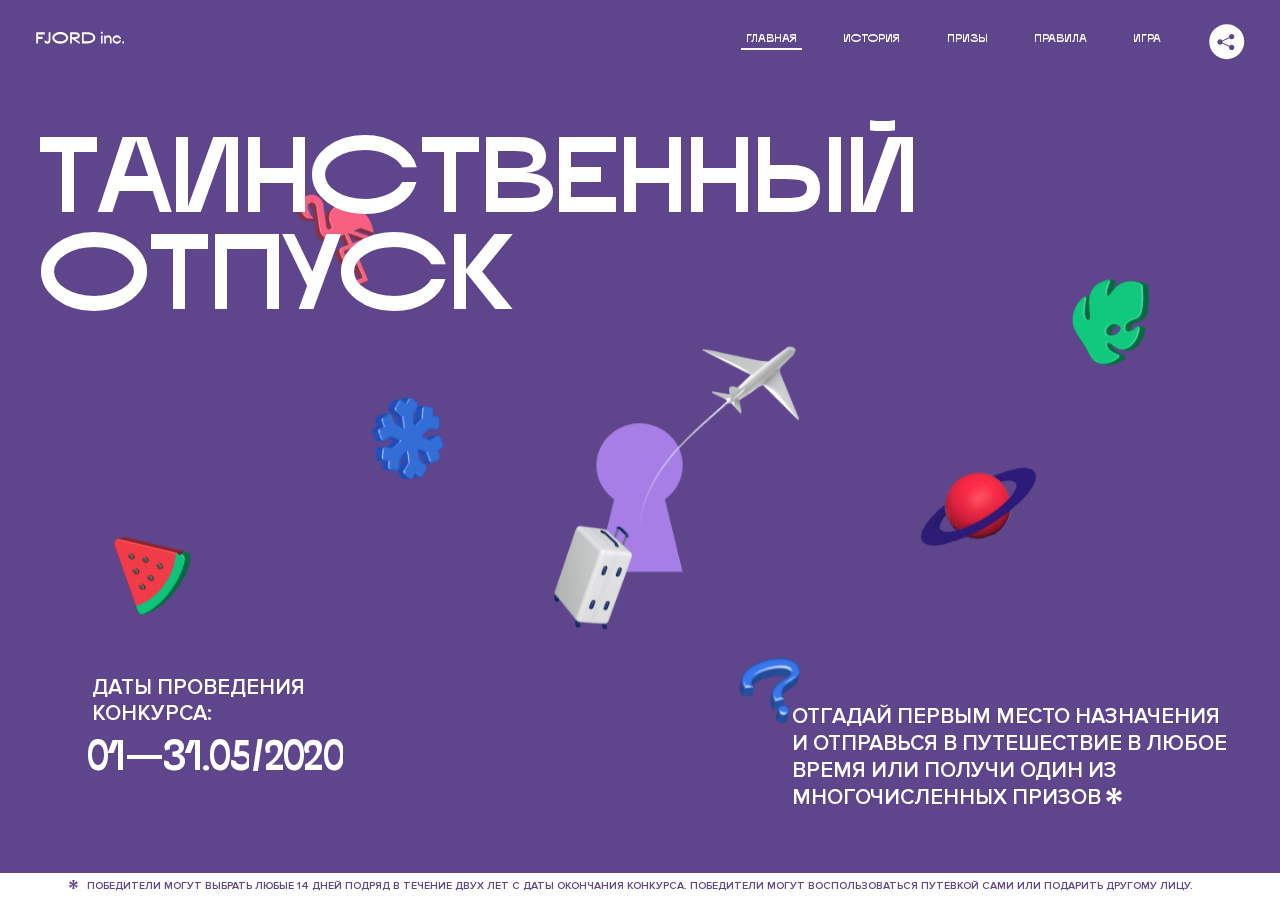
<file: 7/index.html>
<!DOCTYPE html>
<html lang="ru">
<head>
  <meta charset="UTF-8">
  <meta name="description" content="">
  <meta name="viewport" content="width=device-width, initial-scale=1.0">
  <meta http-equiv="X-UA-Compatible" content="ie=edge">
  <title>Mysterious Vacation</title>
<link href="css/style.min.css" rel="stylesheet">  <base href="https://htmlacademy-animation.github.io/197856-magic-vacation-1/7/">
</head>
<body>

  <header class="page-header js-header">
    <div class="page-header__wrapper">
      <a href="#" class="page-header__logo" aria-label="Перейти на страницу FJORD.Inc">
        <svg width="100" height="15" viewBox="0 0 100 15" fill="none" xmlns="http://www.w3.org/2000/svg">
          <path d="M0.26 1.4V14H2.276V8.906H7.334V6.44H2.276V3.848H9.872V1.4H0.26ZM12.733 14.36C15.127 14.36 16.243 12.65 16.243 9.5V1.4H14.263V8.96C14.263 11.21 13.723 11.876 12.733 11.876C11.833 11.876 11.473 11.3 11.347 10.58L9.36702 10.94C9.63702 13.046 10.663 14.36 12.733 14.36ZM18.3918 7.7C18.3918 11.372 22.3878 14.36 27.3198 14.36C32.2518 14.36 36.2478 11.372 36.2478 7.7C36.2478 4.028 32.2518 1.04 27.3198 1.04C22.3878 1.04 18.3918 4.028 18.3918 7.7ZM20.6058 7.7C20.6058 5.378 23.6118 3.524 27.3198 3.524C30.9918 3.524 33.9798 5.378 33.9798 7.7C33.9798 10.004 30.9918 11.858 27.3198 11.858C23.6118 11.858 20.6058 10.004 20.6058 7.7ZM40.403 14V8.906H40.799L49.079 14.702V12.38L44.039 8.906H44.201C47.999 8.906 49.277 7.304 49.277 5.162C49.277 3.092 47.999 1.4 44.201 1.4H38.387V14H40.403ZM43.535 3.722C45.785 3.722 47.045 4.136 47.045 5.432C47.045 6.764 45.785 7.034 43.535 7.034H40.403V3.722H43.535ZM51.6936 1.382V14H57.8676C62.7456 14 66.7236 11.534 66.7236 7.7C66.7236 3.848 62.7456 1.382 57.8676 1.382H51.6936ZM53.7096 11.624V3.722H57.5436C61.5396 3.722 64.4916 5.018 64.4916 7.7C64.4916 10.238 61.5396 11.624 57.5436 11.624H53.7096ZM73.1832 14.018H74.9832V5H73.1832V14.018ZM72.9132 1.976C72.9132 2.57 73.3992 3.092 74.0832 3.092C74.7492 3.092 75.2352 2.57 75.2352 1.976C75.2352 1.382 74.7672 0.805999 74.0832 0.805999C73.3812 0.805999 72.9132 1.382 72.9132 1.976ZM76.7867 14H78.5687V9.104C78.7487 8.006 79.5947 6.962 81.0887 6.962C82.1147 6.962 83.2667 7.448 83.2667 9.554V14H85.0487V9.014C85.0487 6.152 83.2307 4.73 81.3587 4.73C79.9187 4.73 79.0727 5.558 78.5687 6.854V5H76.7867V14ZM90.9898 14.27C93.5098 14.27 95.3818 12.506 95.7238 10.328H94.0498C93.7258 11.3 92.6998 12.02 90.9898 12.02C88.8478 12.02 87.7678 10.922 87.7678 9.59C87.7678 8.24 88.8478 6.962 90.9898 6.962C92.7538 6.962 93.7978 7.844 94.0858 8.924H95.7418C95.4358 6.71 93.6178 4.73 90.9898 4.73C88.0918 4.73 86.1298 7.124 86.1298 9.59C86.1298 12.074 88.1278 14.27 90.9898 14.27ZM97.0693 12.938C97.0693 13.658 97.5553 14.144 98.2753 14.144C98.9953 14.144 99.4813 13.658 99.4813 12.938C99.4813 12.2 98.9953 11.714 98.2753 11.714C97.5553 11.714 97.0693 12.2 97.0693 12.938Z" fill="currentColor"></path>
        </svg>
      </a>
      <button class="page-header__toggler js-menu-toggler" type="button" aria-label="Управление мобильным меню"><span>Меню</span></button>
      <nav class="page-header__nav">
        <div class="page-header__menu js-menu" id="menu">
          <ul>
            <li>
              <a class="js-menu-link active" href="#top" data-href="top">главная</a>
            </li>
            <li>
              <a class="js-menu-link" href="#story" data-href="story">история</a>
            </li>
            <li>
              <a class="js-menu-link" href="#prizes" data-href="prizes">призы</a>
            </li>
            <li>
              <a class="js-menu-link" href="#rules" data-href="rules">правила</a>
            </li>
            <li>
              <a class="js-menu-link" href="#game" data-href="game">игра</a>
            </li>
          </ul>
        </div>
        <div class="page-header__social">
          <div class="social-block js-social-block">
            <button class="social-block__toggler" aria-label="Управлять блоком с социальными кнопками">
              <svg width="26" height="22" viewBox="0 0 27 22" fill="none" xmlns="http://www.w3.org/2000/svg">
                <path d="M19.6721 7.43664C21.6273 7.43664 23.213 5.85095 23.213 3.89566C23.213 1.94037 21.6273 0.354675 19.6721 0.354675C17.7168 0.354675 16.1311 1.94037 16.1311 3.89566C16.1311 4.19968 16.1728 4.49178 16.2458 4.77345L7.21751 8.95527C6.57519 8.05214 5.52303 7.46049 4.33078 7.46049C2.37549 7.46049 0.789795 9.04618 0.789795 11.0015C0.789795 12.9568 2.37549 14.5425 4.33078 14.5425C5.52303 14.5425 6.57668 13.9508 7.21751 13.0477L16.2458 17.2295C16.1743 17.5112 16.1311 17.8033 16.1311 18.1073C16.1311 20.0626 17.7168 21.6483 19.6721 21.6483C21.6273 21.6483 23.213 20.0626 23.213 18.1073C23.213 16.152 21.6273 14.5663 19.6721 14.5663C18.4798 14.5663 17.4262 15.158 16.7853 16.0611L7.75701 11.8793C7.82854 11.5976 7.87176 11.3055 7.87176 11.0015C7.87176 10.6974 7.83003 10.4053 7.75701 10.1237L16.7853 5.94186C17.4262 6.84499 18.4783 7.43664 19.6721 7.43664Z" fill="currentColor"></path>
              </svg>
            </button>
            <ul class="social-block__list">
              <li>
                <a class="social-block__link social-block__link--fb" href="#" aria-label="Мы на Facebook">
                  <svg width="8" height="17" viewBox="0 0 8 17" fill="none" xmlns="http://www.w3.org/2000/svg">
                    <path d="M4.24646 16.9899H1.09275L1.05793 8.49828H0V5.30707H1.05793V3.81124C1.05793 1.42084 2.57654 0 5.21735 0H7.41758V3.18585H5.30841C4.28262 3.18585 4.2478 3.48582 4.2478 4.24914V5.30707H7.42964L7.16716 8.49828H4.2478V16.9899H4.24646Z" fill="currentColor"></path>
                  </svg>
                </a>
              </li>
              <li>
                <a class="social-block__link social-block__link--insta" href="#" aria-label="Мы в Instagram">
                  <svg width="15" height="15" viewBox="0 0 15 15" fill="none" xmlns="http://www.w3.org/2000/svg">
                    <path d="M11.0197 0H4.19806C2.14246 0 0.471191 1.66993 0.471191 3.72285V10.5499C0.471191 12.6082 2.14112 14.2727 4.19806 14.2727H11.0197C13.0753 14.2727 14.7466 12.6082 14.7466 10.5499V3.72285C14.7466 1.67127 13.0753 0 11.0197 0ZM11.0197 12.4849H4.19806C3.13076 12.4849 2.26432 11.6158 2.26432 10.5512V3.72419C2.26432 2.65956 3.13076 1.79715 4.19806 1.79715H11.0197C12.087 1.79715 12.9535 2.6609 12.9535 3.72419V10.5512C12.9535 11.6145 12.087 12.4849 11.0197 12.4849Z" fill="currentColor"></path>
                    <path d="M7.60887 3.11084C5.38989 3.11084 3.58203 4.9187 3.58203 7.14036C3.58203 9.35532 5.38989 11.1645 7.60887 11.1645C9.83053 11.1645 11.6357 9.35666 11.6357 7.14036C11.6357 4.9187 9.83053 3.11084 7.60887 3.11084ZM7.60887 9.36871C6.37551 9.36871 5.37784 8.37372 5.37784 7.14036C5.37784 5.90699 6.37551 4.90665 7.60887 4.90665C8.83822 4.90665 9.84259 5.90833 9.84259 7.14036C9.84392 8.37238 8.83822 9.36871 7.60887 9.36871Z" fill="currentColor"></path>
                    <path d="M11.3573 2.35962C10.8256 2.35962 10.3931 2.79752 10.3931 3.32381C10.3931 3.85546 10.8256 4.29336 11.3573 4.29336C11.8862 4.29336 12.3215 3.85546 12.3215 3.32381C12.3215 2.79752 11.8862 2.35962 11.3573 2.35962Z" fill="currentColor"></path>
                  </svg>
                </a>
              </li>
              <li>
                <a class="social-block__link social-block__link--vk" href="#" aria-label="Мы ВКонтакте">
                  <svg width="17" height="10" viewBox="0 0 17 10" fill="none" xmlns="http://www.w3.org/2000/svg">
                    <path d="M14.1234 4.9002C14.1234 4.9002 16.3623 1.72708 16.5866 0.680242C16.6595 0.312285 16.4947 0.103188 16.1069 0.103188C16.1069 0.103188 14.8193 0.103188 14.168 0.103188C13.7235 0.103188 13.5587 0.293278 13.4235 0.579768C13.4235 0.579768 12.3724 2.82553 11.0969 4.24712C10.6861 4.70333 10.4781 4.84318 10.2511 4.84318C10.0646 4.84318 9.98625 4.6911 9.98625 4.27834V0.649016C9.98625 0.147997 9.92545 0.00135496 9.5066 0.00135496H6.39628C6.15578 0.00135496 6.0085 0.134417 6.0085 0.324506C6.0085 0.801084 6.73406 0.908351 6.73406 2.20231V4.87305C6.73406 5.40529 6.70569 5.61575 6.45303 5.61575C5.78016 5.61575 4.19528 3.30618 3.30623 0.678887C3.12923 0.145282 2.93737 0 2.43475 0H0.486409C0.205373 0 0 0.190085 0 0.476576C0 0.991172 0.60666 3.40801 2.99277 6.64358C4.59927 8.8201 6.70569 10 8.60269 10C9.76196 10 10.0416 9.80312 10.0416 9.31432V7.63883C10.0416 7.22607 10.2065 7.04956 10.4429 7.04956C10.7078 7.04956 11.1847 7.13238 12.2805 8.22268C13.5843 9.47862 13.6762 10 14.3896 10H16.5676C16.7919 10 17 9.89273 17 9.52342C17 9.02919 16.3623 8.15343 15.384 7.10659C14.9801 6.56755 14.3302 5.98914 14.1248 5.72301C13.8275 5.40801 13.9154 5.23014 14.1234 4.9002Z" fill="currentColor"></path>
                  </svg>
                </a>
              </li>
            </ul>
          </div>
        </div>
      </nav>
    </div>
  </header>

  <main class="page-content">

    <section class="animation-screen"></section>

    <section class="screen screen--hidden screen--intro" id="top">
      <div class="screen__wrapper">
        <div class="intro">
          <h1 class="intro__title">Таинственный отпуск</h1>
          <div class="intro__content">
            <div class="intro__info">
              <p class="intro__label">Даты проведения конкурса:</p>
              <p class="intro__date">01 — 31.05 / 2020</p>
            </div>
            <div class="intro__message">
              <p>
                Отгадай первым место назначения и&nbsp;отправься в&nbsp;путешествие в&nbsp;любое время или получи один из многочисленных призов
                <svg width="16" height="16" viewBox="0 0 10 10" fill="none" xmlns="http://www.w3.org/2000/svg">
                  <path d="M0 6.35337L3.90271 4.99012L0 3.64663L1.34615 1.32374L4.44287 4.01073L3.67364 0H6.34615L5.57692 4.01073L8.65385 1.32374L10 3.64663L6.13405 4.99012L10 6.35337L8.65385 8.65651L5.57692 5.98927L6.34615 10H3.67364L4.44287 5.96952L1.34615 8.65651L0 6.35337Z" fill="currentColor"></path>
                </svg>
              </p>
            </div>
          </div>
        </div>
      </div>
      <div class="screen__footer js-footer">
        <button class="screen__footer-enlarge js-footer-toggler" type="button" aria-label="Показать сообщение">
          <svg width="10" height="10" viewBox="0 0 10 10" fill="none" xmlns="http://www.w3.org/2000/svg">
            <path d="M0 6.35337L3.90271 4.99012L0 3.64663L1.34615 1.32374L4.44287 4.01073L3.67364 0H6.34615L5.57692 4.01073L8.65385 1.32374L10 3.64663L6.13405 4.99012L10 6.35337L8.65385 8.65651L5.57692 5.98927L6.34615 10H3.67364L4.44287 5.96952L1.34615 8.65651L0 6.35337Z" fill="currentColor"></path>
          </svg>
        </button>
        <button class="screen__footer-collapse js-footer-toggler" type="button" aria-label="Скрыть сообщение">
          <svg width="13" height="13" viewBox="0 0 13 13" fill="none" xmlns="http://www.w3.org/2000/svg">
            <line x1="12.3536" y1="0.353553" x2="0.738349" y2="11.9688" stroke="currentColor"></line>
            <line x1="0.738319" y1="0.539925" x2="12.3535" y2="12.1551" stroke="currentColor"></line>
          </svg>
        </button>
        <div class="screen__footer-wrapper">
          <div class="screen__footer-announce">
            <p class="screen__footer-label">Даты проведения конкурса:</p>
            <p class="screen__footer-date">01 — 31.05 / 2020</p>
          </div>
          <div class="screen__footer-note">
            <p>
              <svg width="10" height="10" viewBox="0 0 10 10" fill="none" xmlns="http://www.w3.org/2000/svg">
                <path d="M0 6.35337L3.90271 4.99012L0 3.64663L1.34615 1.32374L4.44287 4.01073L3.67364 0H6.34615L5.57692 4.01073L8.65385 1.32374L10 3.64663L6.13405 4.99012L10 6.35337L8.65385 8.65651L5.57692 5.98927L6.34615 10H3.67364L4.44287 5.96952L1.34615 8.65651L0 6.35337Z" fill="currentColor"></path>
              </svg>
              <span>Победители могут выбрать любые 14 дней подряд в&nbsp;течение двух лет с&nbsp;даты окончания конкурса. Победители могут воспользоваться путевкой сами или подарить другому лицу.</span>
            </p>
          </div>
        </div>
      </div>
    </section>

    <section class="screen screen--hidden screen--story" id="story">

      <div class="slider swiper-container js-slider">

        <div class="swiper-wrapper">

          <div class="slider__item swiper-slide">
            <h2 class="slider__item-title story-title">История</h2>
            <p class="slider__item-text">Джеймс Таргет был основателем компании &laquo;Fjord Inc.&raquo;. С&nbsp;1965 года &laquo;Fjord Inc.&raquo; прославилась надёжными и&nbsp;удобными чемоданами и&nbsp;аксессуарами для туристов.</p>
          </div>

          <div class="slider__item swiper-slide">
            <p class="slider__item-text">Когда Джеймсу было 7&nbsp;лет, в&nbsp;их&nbsp;доме гостил дядюшка и&nbsp;развлекал детей рассказами о&nbsp;своей поездке в&nbsp;место, показавшееся малышу Таргету невероятным. Тогда Джеймс решил, что однажды посетит его, но&nbsp;не&nbsp;будет рассказывать о&nbsp;мечте, пока не&nbsp;осуществит.</p>
          </div>

          <div class="slider__item swiper-slide">
            <p class="slider__item-text">Джеймс Таргет стал увлеченным путешественником. Он&nbsp;посетил 5&nbsp;континентов, 126&nbsp;стран.</p>
          </div>

          <div class="slider__item swiper-slide">
            <p class="slider__item-text">Он&nbsp;сплавлялся по&nbsp;Амазонке и&nbsp;погружался в&nbsp;пещеры Франции, медитировал в&nbsp;горах Тибета и&nbsp;пожимал руку вождя племени Акугауа.</p>
          </div>

          <div class="slider__item swiper-slide">
            <p class="slider__item-text">Из&nbsp;своих поездок Джеймс Таргет привозил идеи, как сделать свои чемоданы &laquo;Fjord Inc.&raquo; удобными и&nbsp;приспособленными к&nbsp;разным дорожным условиям.</p>
          </div>

          <div class="slider__item swiper-slide">
            <p class="slider__item-text">Всё это время Джеймс не&nbsp;оставлял идею поездки своей мечты. Однако, как только он&nbsp;брался за&nbsp;планирование, возникали препятствия, не&nbsp;позволяющие отправиться туда.</p>
          </div>

          <div class="slider__item swiper-slide">
            <p class="slider__item-text">В&nbsp;возрасте 67&nbsp;лет Джеймс Таргет попал под лавину и&nbsp;погиб. В&nbsp;своём завещании он&nbsp;поручил отправить в&nbsp;заветное путешествие трёх смельчаков, единых с&nbsp;ним духом.</p>
          </div>

          <div class="slider__item swiper-slide">
            <p class="slider__item-text">Тех, кто сможет узнать таинственное место, задавая вопросы специально обученному ИИ&nbsp;&laquo;Соне&raquo;, ждет фантастическое путешествие.</p>
          </div>
        </div>
        <div class="slider__controls">
          <button class="slider__control slider__control--prev js-control-prev" type="button" aria-label="Показать предыдущую историю">
            <svg width="12" height="22" viewBox="0 0 12 22" fill="none" xmlns="http://www.w3.org/2000/svg">
              <path d="M11 1L1 11L11 21" stroke="currentColor" stroke-width="2" stroke-linejoin="round"></path>
            </svg>
          </button>
          <button class="slider__control slider__control--next js-control-next" type="button" aria-label="Показать следующую историю">
            <svg width="12" height="22" viewBox="0 0 12 22" fill="none" xmlns="http://www.w3.org/2000/svg">
              <path d="M1 1L11 11L1 21" stroke="currentColor" stroke-width="2" stroke-linejoin="round"></path>
            </svg>
          </button>
        </div>
        <div class="slider__pagination swiper-pagination"></div>
      </div>
    </section>

    <section class="screen screen--hidden screen--prizes" id="prizes">
      <div class="screen__wrapper">
        <div class="prizes">
          <h2 class="prizes__title">Призы</h2>
          <div class="prizes__lead">
            <p>Найди ответ и&nbsp;получи один из&nbsp;призов:</p>
          </div>
          <ul class="prizes__list">
            <li class="prizes__item prizes__item--journeys">
              <div class="prizes__icon">
                <picture>
                  <source srcset="img/prize1-mob.svg" media="(orientation: portrait)">
                  <img src="img/prize1.svg" alt="">
                </picture>
              </div>
              <p class="prizes__desc">
                <b>3</b>
                <span>загадочных путешествия</span>
              </p>
            </li>
            <li class="prizes__item prizes__item--cases">
              <div class="prizes__icon">
                <picture>
                  <source srcset="img/prize2-mob.svg" media="(orientation: portrait)">
                  <img src="img/prize2.svg" alt="">
                </picture>
              </div>
              <p class="prizes__desc">
                <b>7</b>
                <span>надежных чемоданов</span>
              </p>
            </li>
            <li class="prizes__item prizes__item--codes">
              <div class="prizes__icon">
                <picture>
                  <source srcset="img/prize3-mob.svg" media="(orientation: portrait)">
                  <img src="img/prize3.svg" alt="">
                </picture>
              </div>
              <p class="prizes__desc">
                <b>900</b>
                <span>
                  промокодов на&nbsp;скидку 15%
                  <svg width="10" height="10" viewBox="0 0 10 10" fill="none" xmlns="http://www.w3.org/2000/svg">
                    <path d="M0 6.35337L3.90271 4.99012L0 3.64663L1.34615 1.32374L4.44287 4.01073L3.67364 0H6.34615L5.57692 4.01073L8.65385 1.32374L10 3.64663L6.13405 4.99012L10 6.35337L8.65385 8.65651L5.57692 5.98927L6.34615 10H3.67364L4.44287 5.96952L1.34615 8.65651L0 6.35337Z" fill="currentColor"></path>
                  </svg>
                </span>
              </p>
            </li>
          </ul>
        </div>
      </div>
      <div class="screen__footer js-footer">
        <button class="screen__footer-enlarge js-footer-toggler" type="button" aria-label="Показать сообщение">
          <svg width="10" height="10" viewBox="0 0 10 10" fill="none" xmlns="http://www.w3.org/2000/svg">
            <path d="M0 6.35337L3.90271 4.99012L0 3.64663L1.34615 1.32374L4.44287 4.01073L3.67364 0H6.34615L5.57692 4.01073L8.65385 1.32374L10 3.64663L6.13405 4.99012L10 6.35337L8.65385 8.65651L5.57692 5.98927L6.34615 10H3.67364L4.44287 5.96952L1.34615 8.65651L0 6.35337Z" fill="currentColor"></path>
          </svg>
        </button>
        <button class="screen__footer-collapse js-footer-toggler" type="button" aria-label="Скрыть сообщение">
          <svg width="13" height="13" viewBox="0 0 13 13" fill="none" xmlns="http://www.w3.org/2000/svg">
            <line x1="12.3536" y1="0.353553" x2="0.738349" y2="11.9688" stroke="currentColor"></line>
            <line x1="0.738319" y1="0.539925" x2="12.3535" y2="12.1551" stroke="currentColor"></line>
          </svg>
        </button>
        <div class="screen__footer-wrapper">
          <div class="screen__footer-announce">
            <p class="screen__footer-label">Даты проведения конкурса:</p>
            <p class="screen__footer-date">01 — 31.05 / 2020</p>
          </div>
          <div class="screen__footer-note">
            <p>
              <svg width="10" height="10" viewBox="0 0 10 10" fill="none" xmlns="http://www.w3.org/2000/svg">
                <path d="M0 6.35337L3.90271 4.99012L0 3.64663L1.34615 1.32374L4.44287 4.01073L3.67364 0H6.34615L5.57692 4.01073L8.65385 1.32374L10 3.64663L6.13405 4.99012L10 6.35337L8.65385 8.65651L5.57692 5.98927L6.34615 10H3.67364L4.44287 5.96952L1.34615 8.65651L0 6.35337Z" fill="currentColor"></path>
              </svg>
              <span>Скидка&nbsp;15% на&nbsp;единоразовое приобретение путёвки с&nbsp;1&nbsp;июня 2020 по&nbsp;31&nbsp;мая 2022&nbsp;года. Суммируется с&nbsp;другими акциями</span>
            </p>
          </div>
        </div>
      </div>
    </section>

    <section class="screen screen--hidden screen--rules" id="rules">
      <div class="screen__wrapper">
        <div class="rules">
          <h2 class="rules__title">Правила</h2>
          <div class="rules__lead">
            <p>Для того чтобы получить наследство Джеймса Таргета, тебе нужно выведать у&nbsp;&laquo;Сони&raquo;, куда предстоит отправиться тебе в&nbsp;случае победы</p>
          </div>
          <ol class="rules__list">
            <li class="rules__item">
              <p>Тебе отводится <br>5&nbsp;минут</p>
            </li>
            <li class="rules__item">
              <p>Задавай любые вопросы в&nbsp;текстовом поле</p>
            </li>
            <li class="rules__item">
              <p>Нажимай кнопку &laquo;Узнать&raquo;, чтобы получить ответ</p>
            </li>
            <li class="rules__item">
              <p>&laquo;Соня&raquo; может отвечать только&nbsp;Да или Нет</p>
            </li>
          </ol>
          <a href="#game" class="rules__link btn">Погнали!</a>
        </div>
      </div>
      <div class="screen__disclaimer">
        <div class="disclaimer">
          <ul>
            <li>
              <a href="#">Правовая информация</a>
            </li>
            <li>
              <a href="#">Подробные правила</a>
            </li>
          </ul>
        </div>
      </div>
    </section>

    <section class="screen screen--hidden screen--game" id="game">
      <div class="screen__wrapper">
        <div class="game">
          <div class="game__header">
            <h2 class="game__title">Игра</h2>
            <div class="game__counter">
              <span>05</span>:<span>00</span>
            </div>
          </div>
          <div class="game__body">
            <div class="chat">
              <div class="chat__body js-chat">
                <ul class="chat__list" id="messages"></ul>
              </div>
              <div class="chat__footer">
                <form action="#" method="post" class="form" id="message-form">
                  <label for="message-field" class="visually-hidden">Поле для ввода вопроса</label>
                  <input type="text" class="form__field" id="message-field">
                  <button class="form__button btn">
                    Узнать
                    <svg width="18" height="19" viewBox="0 0 18 19" fill="none" xmlns="http://www.w3.org/2000/svg">
                      <path stroke="currentColor" stroke-width="2" d="M9 19V1"></path>
                      <path d="M1 9l8-8 8 8" stroke="currentColor" stroke-width="2" stroke-linejoin="round"></path>
                    </svg>
                  </button>
                </form>
              </div>
            </div>
          </div>
          <!-- временные кнопки для показа результата -->
          <div class="game__buttons">
            <button class="game__button btn js-show-result" type="button" data-target="result">Положительный результат</button>
            <button class="game__button btn js-show-result" type="button" data-target="result2">Положительный результат - 2</button>
            <button class="game__button btn js-show-result" type="button" data-target="result3">Отрицательный результат</button>
          </div>
        </div>
      </div>
    </section>

    <section class="screen screen--hidden screen--result" id="result">
      <div class="screen__wrapper">
        <div class="result result--trip">
          <div class="result__image">
            <picture>
              <source srcset="img/result1-mob.png 1x, img/result1-mob@2x.png 2x" media="(max-width: 768px) and (orientation: portrait)">
              <img src="img/result1.png" srcset="img/result1@2x.png 2x" alt="">
            </picture>
          </div>
          <h2 class="result__title">
            <span class="visually-hidden">ПОбеда!</span>
            <svg xmlns="http://www.w3.org/2000/svg" viewBox="0 0 568.85 109.24">
              <path d="M16,24.44V92H2.6V8H75V92H61.52V24.44H16Z" transform="translate(-2.1 -1.5)" fill="none" stroke="currentColor"></path>
              <path d="M148.76,5.6c32.88,0,59.52,19.92,59.52,44.4s-26.64,44.4-59.52,44.4S89.24,74.48,89.24,50,115.88,5.6,148.76,5.6Zm0,72.12c24.48,0,44.4-12.36,44.4-27.72s-19.92-27.84-44.4-27.84C124,22.16,104,34.52,104,50S124,77.72,148.76,77.72Z" transform="translate(-2.1 -1.5)" fill="none" stroke="currentColor"></path>
              <path d="M287.36,8V24.44H236v14.4h25.32c25.44,0,34,11.16,34,26.52,0,15.6-8.52,26.64-34,26.64H222.56V8h64.8ZM256.88,76.52c15.12,0,23.52-2,23.52-11.52S272,54.44,256.88,54.44H236V76.52h20.88Z" transform="translate(-2.1 -1.5)" fill="none" stroke="currentColor"></path>
              <path d="M371.47,8V24.44H320.84V41.6h33.6V58h-33.6V75.56h50.64V92H307.4V8h64.08Z" transform="translate(-2.1 -1.5)" fill="none" stroke="currentColor"></path>
              <path d="M382.39,110.24V75.56h7.44c4.56-4.68,7.8-18.36,8.76-56L399,8h48.6V75.56h10v34.68H442.87V92H397v18.24H382.39Zm51.72-34.68V24.44H411.55v3.12c-0.48,22.44-3.24,37.68-7.2,48h29.76Z" transform="translate(-2.1 -1.5)" fill="none" stroke="currentColor"></path>
              <path d="M463.75,92l28-84h27.12l28.08,84H533.47l-7.8-23.52h-37.8L480.07,92H463.75Zm56.64-40L507,11.84,493.51,52h26.88Z" transform="translate(-2.1 -1.5)" fill="none" stroke="currentColor"></path>
              <path d="M554.12,70.4L555.55,2H569l1.44,68.4H554.12Zm8.28,6.36c4.8,0,8,3.24,8,8.16a8,8,0,1,1-16.08,0C554.35,80,557.59,76.76,562.39,76.76Z" transform="translate(-2.1 -1.5)" fill="none" stroke="currentColor"></path>
            </svg>
          </h2>
          <div class="result__text">
            <p>ты&nbsp;отправляешься в&nbsp;Арктику!</p>
          </div>
          <div class="result__form">
            <form action="#" method="post" class="form form--result">
              <label for="email-field" class="form__label">зарегистрируй результат</label>
              <input type="email" class="form__field" id="email-field" placeholder="e-mail для регистации результата и получения приза" required="">
              <button class="form__button btn">
                отправить
                <svg width="18" height="19" viewBox="0 0 18 19" fill="none" xmlns="http://www.w3.org/2000/svg">
                  <path stroke="currentColor" stroke-width="2" d="M9 19V1"></path>
                  <path d="M1 9l8-8 8 8" stroke="currentColor" stroke-width="2" stroke-linejoin="round"></path>
                </svg>
              </button>
            </form>
          </div>
        </div>
      </div>
    </section>

    <section class="screen screen--hidden screen--result" id="result2">
      <div class="screen__wrapper">
        <div class="result result--prize">
          <div class="result__image">
            <picture>
              <source srcset="img/result2-mob.png 1x, img/result2-mob@2x.png 2x" media="(max-width: 768px) and (orientation: portrait)">
              <img src="img/result2.png" srcset="img/result2@2x.png 2x" alt="">
            </picture>
          </div>
          <h2 class="result__title">
            <span class="visually-hidden">ПОбеда!</span>
            <svg xmlns="http://www.w3.org/2000/svg" viewBox="0 0 568.85 109.24">
              <path d="M16,24.44V92H2.6V8H75V92H61.52V24.44H16Z" transform="translate(-2.1 -1.5)" fill="none" stroke="currentColor"></path>
              <path d="M148.76,5.6c32.88,0,59.52,19.92,59.52,44.4s-26.64,44.4-59.52,44.4S89.24,74.48,89.24,50,115.88,5.6,148.76,5.6Zm0,72.12c24.48,0,44.4-12.36,44.4-27.72s-19.92-27.84-44.4-27.84C124,22.16,104,34.52,104,50S124,77.72,148.76,77.72Z" transform="translate(-2.1 -1.5)" fill="none" stroke="currentColor"></path>
              <path d="M287.36,8V24.44H236v14.4h25.32c25.44,0,34,11.16,34,26.52,0,15.6-8.52,26.64-34,26.64H222.56V8h64.8ZM256.88,76.52c15.12,0,23.52-2,23.52-11.52S272,54.44,256.88,54.44H236V76.52h20.88Z" transform="translate(-2.1 -1.5)" fill="none" stroke="currentColor"></path>
              <path d="M371.47,8V24.44H320.84V41.6h33.6V58h-33.6V75.56h50.64V92H307.4V8h64.08Z" transform="translate(-2.1 -1.5)" fill="none" stroke="currentColor"></path>
              <path d="M382.39,110.24V75.56h7.44c4.56-4.68,7.8-18.36,8.76-56L399,8h48.6V75.56h10v34.68H442.87V92H397v18.24H382.39Zm51.72-34.68V24.44H411.55v3.12c-0.48,22.44-3.24,37.68-7.2,48h29.76Z" transform="translate(-2.1 -1.5)" fill="none" stroke="currentColor"></path>
              <path d="M463.75,92l28-84h27.12l28.08,84H533.47l-7.8-23.52h-37.8L480.07,92H463.75Zm56.64-40L507,11.84,493.51,52h26.88Z" transform="translate(-2.1 -1.5)" fill="none" stroke="currentColor"></path>
              <path d="M554.12,70.4L555.55,2H569l1.44,68.4H554.12Zm8.28,6.36c4.8,0,8,3.24,8,8.16a8,8,0,1,1-16.08,0C554.35,80,557.59,76.76,562.39,76.76Z" transform="translate(-2.1 -1.5)" fill="none" stroke="currentColor"></path>
            </svg>
          </h2>
          <div class="result__text">
            <p>чемодан &laquo;Fjord&nbsp;Inc.&raquo;&nbsp;твой</p>
          </div>
          <div class="result__form">
            <form action="#" method="post" class="form form--result">
              <label for="email-field2" class="form__label">зарегистрируй результат</label>
              <input type="email" class="form__field" id="email-field2" placeholder="e-mail для регистации результата и получения приза" required="">
              <button class="form__button btn">
                отправить
                <svg width="18" height="19" viewBox="0 0 18 19" fill="none" xmlns="http://www.w3.org/2000/svg">
                  <path stroke="currentColor" stroke-width="2" d="M9 19V1"></path>
                  <path d="M1 9l8-8 8 8" stroke="currentColor" stroke-width="2" stroke-linejoin="round"></path>
                </svg>
              </button>
            </form>
          </div>
        </div>
      </div>
    </section>

    <section class="screen screen--hidden screen--result" id="result3">
      <div class="screen__wrapper">
        <div class="result result--negative">
          <div class="result__image">
            <picture>
              <source srcset="img/result3-mob.png 1x, img/result3-mob@2x.png 2x" media="(max-width: 768px) and (orientation: portrait)">
              <img src="img/result3.png" srcset="img/result3@2x.png 2x" alt="">
            </picture>
          </div>
          <h2 class="result__title">
            <span class="visually-hidden">Не угадал!</span>
            <svg xmlns="http://www.w3.org/2000/svg" viewBox="0 0 660.77 109.24">
              <path d="M2.66,92V8H16.1V42.2H53.3V8H66.74V92H53.3V58.64H16.1V92H2.66Z" transform="translate(-2.16 -1.5)" fill="none" stroke="currentColor"></path>
              <path d="M147.62,8V24.44H97V41.6h33.6V58H97V75.56h50.64V92H83.54V8h64.08Z" transform="translate(-2.16 -1.5)" fill="none" stroke="currentColor"></path>
              <path d="M199.22,8l20.52,42.36L235.34,8h16.44l-31,84H204.38l9.48-25.92L185.78,8h13.44Z" transform="translate(-2.16 -1.5)" fill="none" stroke="currentColor"></path>
              <path d="M273.74,24.44V92H260.3V8h50.16V24.44H273.74Z" transform="translate(-2.16 -1.5)" fill="none" stroke="currentColor"></path>
              <path d="M307.1,92l28-84h27.12l28.08,84H376.82L369,68.48h-37.8L323.42,92H307.1Zm56.64-40L350.3,11.84,336.86,52h26.88Z" transform="translate(-2.16 -1.5)" fill="none" stroke="currentColor"></path>
              <path d="M396.38,110.24V75.56h7.44c4.56-4.68,7.8-18.36,8.76-56L412.94,8h48.6V75.56h10v34.68H456.86V92H411v18.24H396.38ZM448.1,75.56V24.44H425.54v3.12c-0.48,22.44-3.24,37.68-7.2,48H448.1Z" transform="translate(-2.16 -1.5)" fill="none" stroke="currentColor"></path>
              <path d="M477.74,92l28-84h27.12L560.9,92H547.46l-7.8-23.52h-37.8L494.06,92H477.74Zm56.64-40-13.44-40.2L507.5,52h26.88Z" transform="translate(-2.16 -1.5)" fill="none" stroke="currentColor"></path>
              <path d="M568.7,76.88a13.77,13.77,0,0,0,5,1c6.6,0,10.44-6.24,12-58.32L586.22,8h46.2V92H619V24.44H598.82l-0.12,3.12C597.14,81,589,94.4,573.74,94.4a28.55,28.55,0,0,1-6.72-.84Z" transform="translate(-2.16 -1.5)" fill="none" stroke="currentColor"></path>
              <path d="M646.1,70.4L647.54,2H661l1.44,68.4H646.1Zm8.28,6.36c4.8,0,8,3.24,8,8.16a8,8,0,0,1-16.08,0C646.34,80,649.58,76.76,654.38,76.76Z" transform="translate(-2.16 -1.5)" fill="none" stroke="currentColor"></path>
            </svg>
          </h2>
          <button class="result__button js-play" type="button">
            не сдавайся!
            <span>
              <svg width="27" height="22" viewBox="0 0 27 22" fill="none" xmlns="http://www.w3.org/2000/svg">
                <path d="M10.6899 1.47998C5.42992 1.47998 1.16992 5.73998 1.16992 11C1.16992 16.26 5.42992 20.52 10.6899 20.52C15.9499 20.52 20.2099 16.26 20.2099 11V7.13998" stroke="currentColor" stroke-width="2" stroke-miterlimit="10"></path>
                <path d="M15.1099 12.5099L20.1499 7.13989L25.3099 12.6299" stroke="currentColor" stroke-width="2" stroke-miterlimit="10" stroke-linejoin="round"></path>
              </svg>
            </span>
          </button>
        </div>
      </div>
    </section>

  </main>

  <div class="page-overlay"></div>
<script src="js/script.js"></script></body>
</html>
</file>
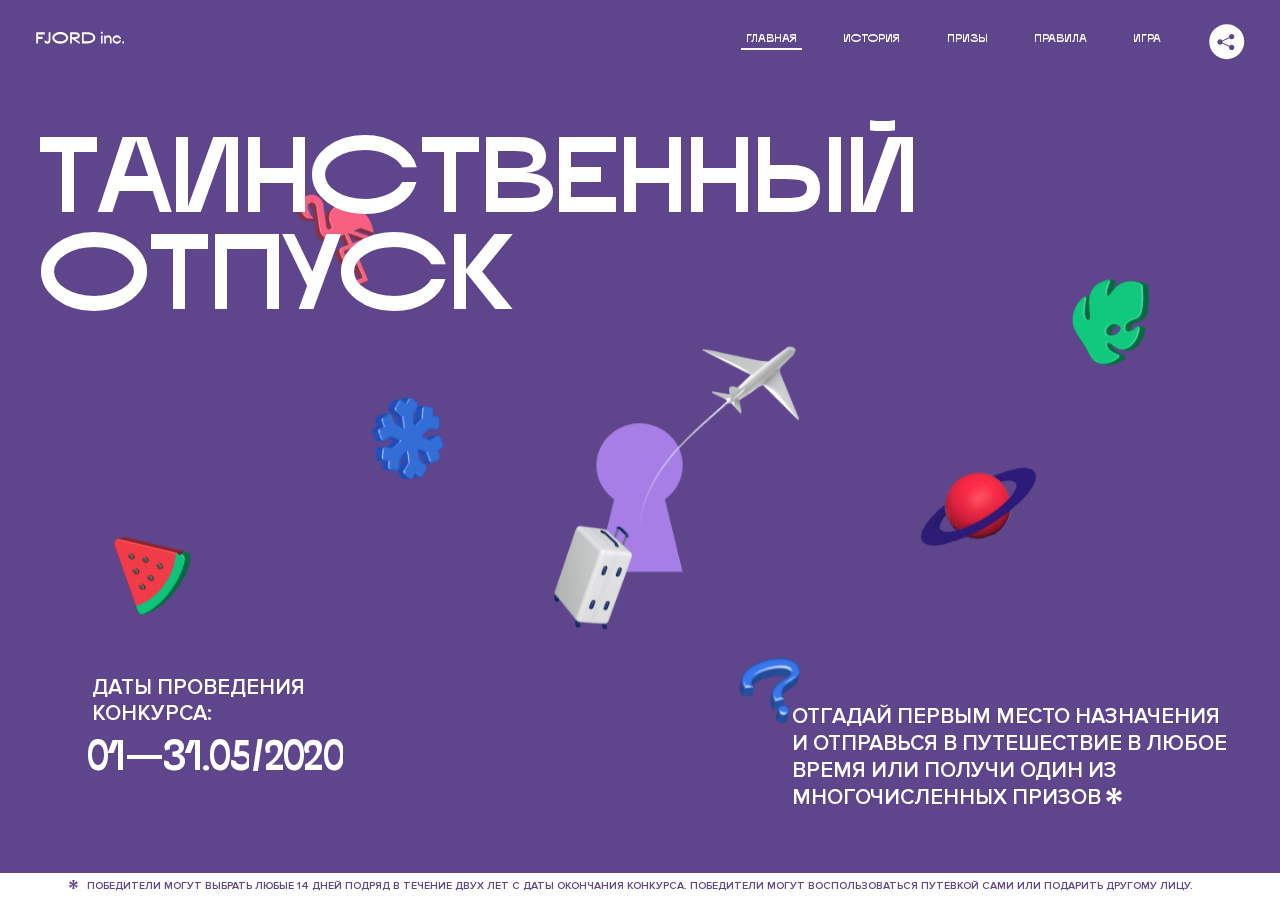
<file: 8/index.html>
<!DOCTYPE html>
<html lang="ru">
<head>
  <meta charset="UTF-8">
  <meta name="description" content="">
  <meta name="viewport" content="width=device-width, initial-scale=1.0">
  <meta http-equiv="X-UA-Compatible" content="ie=edge">
  <title>Mysterious Vacation</title>
<link href="css/style.min.css" rel="stylesheet">  <base href="https://htmlacademy-animation.github.io/197856-magic-vacation-1/8/">
</head>
<body>

  <header class="page-header js-header">
    <div class="page-header__wrapper">
      <a href="#" class="page-header__logo" aria-label="Перейти на страницу FJORD.Inc">
        <svg width="100" height="15" viewBox="0 0 100 15" fill="none" xmlns="http://www.w3.org/2000/svg">
          <path d="M0.26 1.4V14H2.276V8.906H7.334V6.44H2.276V3.848H9.872V1.4H0.26ZM12.733 14.36C15.127 14.36 16.243 12.65 16.243 9.5V1.4H14.263V8.96C14.263 11.21 13.723 11.876 12.733 11.876C11.833 11.876 11.473 11.3 11.347 10.58L9.36702 10.94C9.63702 13.046 10.663 14.36 12.733 14.36ZM18.3918 7.7C18.3918 11.372 22.3878 14.36 27.3198 14.36C32.2518 14.36 36.2478 11.372 36.2478 7.7C36.2478 4.028 32.2518 1.04 27.3198 1.04C22.3878 1.04 18.3918 4.028 18.3918 7.7ZM20.6058 7.7C20.6058 5.378 23.6118 3.524 27.3198 3.524C30.9918 3.524 33.9798 5.378 33.9798 7.7C33.9798 10.004 30.9918 11.858 27.3198 11.858C23.6118 11.858 20.6058 10.004 20.6058 7.7ZM40.403 14V8.906H40.799L49.079 14.702V12.38L44.039 8.906H44.201C47.999 8.906 49.277 7.304 49.277 5.162C49.277 3.092 47.999 1.4 44.201 1.4H38.387V14H40.403ZM43.535 3.722C45.785 3.722 47.045 4.136 47.045 5.432C47.045 6.764 45.785 7.034 43.535 7.034H40.403V3.722H43.535ZM51.6936 1.382V14H57.8676C62.7456 14 66.7236 11.534 66.7236 7.7C66.7236 3.848 62.7456 1.382 57.8676 1.382H51.6936ZM53.7096 11.624V3.722H57.5436C61.5396 3.722 64.4916 5.018 64.4916 7.7C64.4916 10.238 61.5396 11.624 57.5436 11.624H53.7096ZM73.1832 14.018H74.9832V5H73.1832V14.018ZM72.9132 1.976C72.9132 2.57 73.3992 3.092 74.0832 3.092C74.7492 3.092 75.2352 2.57 75.2352 1.976C75.2352 1.382 74.7672 0.805999 74.0832 0.805999C73.3812 0.805999 72.9132 1.382 72.9132 1.976ZM76.7867 14H78.5687V9.104C78.7487 8.006 79.5947 6.962 81.0887 6.962C82.1147 6.962 83.2667 7.448 83.2667 9.554V14H85.0487V9.014C85.0487 6.152 83.2307 4.73 81.3587 4.73C79.9187 4.73 79.0727 5.558 78.5687 6.854V5H76.7867V14ZM90.9898 14.27C93.5098 14.27 95.3818 12.506 95.7238 10.328H94.0498C93.7258 11.3 92.6998 12.02 90.9898 12.02C88.8478 12.02 87.7678 10.922 87.7678 9.59C87.7678 8.24 88.8478 6.962 90.9898 6.962C92.7538 6.962 93.7978 7.844 94.0858 8.924H95.7418C95.4358 6.71 93.6178 4.73 90.9898 4.73C88.0918 4.73 86.1298 7.124 86.1298 9.59C86.1298 12.074 88.1278 14.27 90.9898 14.27ZM97.0693 12.938C97.0693 13.658 97.5553 14.144 98.2753 14.144C98.9953 14.144 99.4813 13.658 99.4813 12.938C99.4813 12.2 98.9953 11.714 98.2753 11.714C97.5553 11.714 97.0693 12.2 97.0693 12.938Z" fill="currentColor"></path>
        </svg>
      </a>
      <button class="page-header__toggler js-menu-toggler" type="button" aria-label="Управление мобильным меню"><span>Меню</span></button>
      <nav class="page-header__nav">
        <div class="page-header__menu js-menu" id="menu">
          <ul>
            <li>
              <a class="js-menu-link active" href="#top" data-href="top">главная</a>
            </li>
            <li>
              <a class="js-menu-link" href="#story" data-href="story">история</a>
            </li>
            <li>
              <a class="js-menu-link" href="#prizes" data-href="prizes">призы</a>
            </li>
            <li>
              <a class="js-menu-link" href="#rules" data-href="rules">правила</a>
            </li>
            <li>
              <a class="js-menu-link" href="#game" data-href="game">игра</a>
            </li>
          </ul>
        </div>
        <div class="page-header__social">
          <div class="social-block js-social-block">
            <button class="social-block__toggler" aria-label="Управлять блоком с социальными кнопками">
              <svg width="26" height="22" viewBox="0 0 27 22" fill="none" xmlns="http://www.w3.org/2000/svg">
                <path d="M19.6721 7.43664C21.6273 7.43664 23.213 5.85095 23.213 3.89566C23.213 1.94037 21.6273 0.354675 19.6721 0.354675C17.7168 0.354675 16.1311 1.94037 16.1311 3.89566C16.1311 4.19968 16.1728 4.49178 16.2458 4.77345L7.21751 8.95527C6.57519 8.05214 5.52303 7.46049 4.33078 7.46049C2.37549 7.46049 0.789795 9.04618 0.789795 11.0015C0.789795 12.9568 2.37549 14.5425 4.33078 14.5425C5.52303 14.5425 6.57668 13.9508 7.21751 13.0477L16.2458 17.2295C16.1743 17.5112 16.1311 17.8033 16.1311 18.1073C16.1311 20.0626 17.7168 21.6483 19.6721 21.6483C21.6273 21.6483 23.213 20.0626 23.213 18.1073C23.213 16.152 21.6273 14.5663 19.6721 14.5663C18.4798 14.5663 17.4262 15.158 16.7853 16.0611L7.75701 11.8793C7.82854 11.5976 7.87176 11.3055 7.87176 11.0015C7.87176 10.6974 7.83003 10.4053 7.75701 10.1237L16.7853 5.94186C17.4262 6.84499 18.4783 7.43664 19.6721 7.43664Z" fill="currentColor"></path>
              </svg>
            </button>
            <ul class="social-block__list">
              <li>
                <a class="social-block__link social-block__link--fb" href="#" aria-label="Мы на Facebook">
                  <svg width="8" height="17" viewBox="0 0 8 17" fill="none" xmlns="http://www.w3.org/2000/svg">
                    <path d="M4.24646 16.9899H1.09275L1.05793 8.49828H0V5.30707H1.05793V3.81124C1.05793 1.42084 2.57654 0 5.21735 0H7.41758V3.18585H5.30841C4.28262 3.18585 4.2478 3.48582 4.2478 4.24914V5.30707H7.42964L7.16716 8.49828H4.2478V16.9899H4.24646Z" fill="currentColor"></path>
                  </svg>
                </a>
              </li>
              <li>
                <a class="social-block__link social-block__link--insta" href="#" aria-label="Мы в Instagram">
                  <svg width="15" height="15" viewBox="0 0 15 15" fill="none" xmlns="http://www.w3.org/2000/svg">
                    <path d="M11.0197 0H4.19806C2.14246 0 0.471191 1.66993 0.471191 3.72285V10.5499C0.471191 12.6082 2.14112 14.2727 4.19806 14.2727H11.0197C13.0753 14.2727 14.7466 12.6082 14.7466 10.5499V3.72285C14.7466 1.67127 13.0753 0 11.0197 0ZM11.0197 12.4849H4.19806C3.13076 12.4849 2.26432 11.6158 2.26432 10.5512V3.72419C2.26432 2.65956 3.13076 1.79715 4.19806 1.79715H11.0197C12.087 1.79715 12.9535 2.6609 12.9535 3.72419V10.5512C12.9535 11.6145 12.087 12.4849 11.0197 12.4849Z" fill="currentColor"></path>
                    <path d="M7.60887 3.11084C5.38989 3.11084 3.58203 4.9187 3.58203 7.14036C3.58203 9.35532 5.38989 11.1645 7.60887 11.1645C9.83053 11.1645 11.6357 9.35666 11.6357 7.14036C11.6357 4.9187 9.83053 3.11084 7.60887 3.11084ZM7.60887 9.36871C6.37551 9.36871 5.37784 8.37372 5.37784 7.14036C5.37784 5.90699 6.37551 4.90665 7.60887 4.90665C8.83822 4.90665 9.84259 5.90833 9.84259 7.14036C9.84392 8.37238 8.83822 9.36871 7.60887 9.36871Z" fill="currentColor"></path>
                    <path d="M11.3573 2.35962C10.8256 2.35962 10.3931 2.79752 10.3931 3.32381C10.3931 3.85546 10.8256 4.29336 11.3573 4.29336C11.8862 4.29336 12.3215 3.85546 12.3215 3.32381C12.3215 2.79752 11.8862 2.35962 11.3573 2.35962Z" fill="currentColor"></path>
                  </svg>
                </a>
              </li>
              <li>
                <a class="social-block__link social-block__link--vk" href="#" aria-label="Мы ВКонтакте">
                  <svg width="17" height="10" viewBox="0 0 17 10" fill="none" xmlns="http://www.w3.org/2000/svg">
                    <path d="M14.1234 4.9002C14.1234 4.9002 16.3623 1.72708 16.5866 0.680242C16.6595 0.312285 16.4947 0.103188 16.1069 0.103188C16.1069 0.103188 14.8193 0.103188 14.168 0.103188C13.7235 0.103188 13.5587 0.293278 13.4235 0.579768C13.4235 0.579768 12.3724 2.82553 11.0969 4.24712C10.6861 4.70333 10.4781 4.84318 10.2511 4.84318C10.0646 4.84318 9.98625 4.6911 9.98625 4.27834V0.649016C9.98625 0.147997 9.92545 0.00135496 9.5066 0.00135496H6.39628C6.15578 0.00135496 6.0085 0.134417 6.0085 0.324506C6.0085 0.801084 6.73406 0.908351 6.73406 2.20231V4.87305C6.73406 5.40529 6.70569 5.61575 6.45303 5.61575C5.78016 5.61575 4.19528 3.30618 3.30623 0.678887C3.12923 0.145282 2.93737 0 2.43475 0H0.486409C0.205373 0 0 0.190085 0 0.476576C0 0.991172 0.60666 3.40801 2.99277 6.64358C4.59927 8.8201 6.70569 10 8.60269 10C9.76196 10 10.0416 9.80312 10.0416 9.31432V7.63883C10.0416 7.22607 10.2065 7.04956 10.4429 7.04956C10.7078 7.04956 11.1847 7.13238 12.2805 8.22268C13.5843 9.47862 13.6762 10 14.3896 10H16.5676C16.7919 10 17 9.89273 17 9.52342C17 9.02919 16.3623 8.15343 15.384 7.10659C14.9801 6.56755 14.3302 5.98914 14.1248 5.72301C13.8275 5.40801 13.9154 5.23014 14.1234 4.9002Z" fill="currentColor"></path>
                  </svg>
                </a>
              </li>
            </ul>
          </div>
        </div>
      </nav>
    </div>
  </header>

  <main class="page-content">

    <section class="animation-screen"></section>

    <section class="screen screen--hidden screen--intro" id="top">
      <div class="screen__wrapper">
        <div class="intro">
          <h1 class="intro__title">Таинственный отпуск</h1>
          <div class="intro__content">
            <div class="intro__info">
              <p class="intro__label">Даты проведения конкурса:</p>
              <p class="intro__date">01 — 31.05 / 2020</p>
            </div>
            <div class="intro__message">
              <p>
                Отгадай первым место назначения и&nbsp;отправься в&nbsp;путешествие в&nbsp;любое время или получи один из многочисленных призов
                <svg width="16" height="16" viewBox="0 0 10 10" fill="none" xmlns="http://www.w3.org/2000/svg">
                  <path d="M0 6.35337L3.90271 4.99012L0 3.64663L1.34615 1.32374L4.44287 4.01073L3.67364 0H6.34615L5.57692 4.01073L8.65385 1.32374L10 3.64663L6.13405 4.99012L10 6.35337L8.65385 8.65651L5.57692 5.98927L6.34615 10H3.67364L4.44287 5.96952L1.34615 8.65651L0 6.35337Z" fill="currentColor"></path>
                </svg>
              </p>
            </div>
          </div>
        </div>
      </div>
      <div class="screen__footer js-footer">
        <button class="screen__footer-enlarge js-footer-toggler" type="button" aria-label="Показать сообщение">
          <svg width="10" height="10" viewBox="0 0 10 10" fill="none" xmlns="http://www.w3.org/2000/svg">
            <path d="M0 6.35337L3.90271 4.99012L0 3.64663L1.34615 1.32374L4.44287 4.01073L3.67364 0H6.34615L5.57692 4.01073L8.65385 1.32374L10 3.64663L6.13405 4.99012L10 6.35337L8.65385 8.65651L5.57692 5.98927L6.34615 10H3.67364L4.44287 5.96952L1.34615 8.65651L0 6.35337Z" fill="currentColor"></path>
          </svg>
        </button>
        <button class="screen__footer-collapse js-footer-toggler" type="button" aria-label="Скрыть сообщение">
          <svg width="13" height="13" viewBox="0 0 13 13" fill="none" xmlns="http://www.w3.org/2000/svg">
            <line x1="12.3536" y1="0.353553" x2="0.738349" y2="11.9688" stroke="currentColor"></line>
            <line x1="0.738319" y1="0.539925" x2="12.3535" y2="12.1551" stroke="currentColor"></line>
          </svg>
        </button>
        <div class="screen__footer-wrapper">
          <div class="screen__footer-announce">
            <p class="screen__footer-label">Даты проведения конкурса:</p>
            <p class="screen__footer-date">01 — 31.05 / 2020</p>
          </div>
          <div class="screen__footer-note">
            <p>
              <svg width="10" height="10" viewBox="0 0 10 10" fill="none" xmlns="http://www.w3.org/2000/svg">
                <path d="M0 6.35337L3.90271 4.99012L0 3.64663L1.34615 1.32374L4.44287 4.01073L3.67364 0H6.34615L5.57692 4.01073L8.65385 1.32374L10 3.64663L6.13405 4.99012L10 6.35337L8.65385 8.65651L5.57692 5.98927L6.34615 10H3.67364L4.44287 5.96952L1.34615 8.65651L0 6.35337Z" fill="currentColor"></path>
              </svg>
              <span>Победители могут выбрать любые 14 дней подряд в&nbsp;течение двух лет с&nbsp;даты окончания конкурса. Победители могут воспользоваться путевкой сами или подарить другому лицу.</span>
            </p>
          </div>
        </div>
      </div>
    </section>

    <section class="screen screen--hidden screen--story" id="story">

      <div class="slider swiper-container js-slider">

        <div class="swiper-wrapper">

          <div class="slider__item swiper-slide">
            <h2 class="slider__item-title story-title">История</h2>
            <p class="slider__item-text">Джеймс Таргет был основателем компании &laquo;Fjord Inc.&raquo;. С&nbsp;1965 года &laquo;Fjord Inc.&raquo; прославилась надёжными и&nbsp;удобными чемоданами и&nbsp;аксессуарами для туристов.</p>
          </div>

          <div class="slider__item swiper-slide">
            <p class="slider__item-text">Когда Джеймсу было 7&nbsp;лет, в&nbsp;их&nbsp;доме гостил дядюшка и&nbsp;развлекал детей рассказами о&nbsp;своей поездке в&nbsp;место, показавшееся малышу Таргету невероятным. Тогда Джеймс решил, что однажды посетит его, но&nbsp;не&nbsp;будет рассказывать о&nbsp;мечте, пока не&nbsp;осуществит.</p>
          </div>

          <div class="slider__item swiper-slide">
            <p class="slider__item-text">Джеймс Таргет стал увлеченным путешественником. Он&nbsp;посетил 5&nbsp;континентов, 126&nbsp;стран.</p>
          </div>

          <div class="slider__item swiper-slide">
            <p class="slider__item-text">Он&nbsp;сплавлялся по&nbsp;Амазонке и&nbsp;погружался в&nbsp;пещеры Франции, медитировал в&nbsp;горах Тибета и&nbsp;пожимал руку вождя племени Акугауа.</p>
          </div>

          <div class="slider__item swiper-slide">
            <p class="slider__item-text">Из&nbsp;своих поездок Джеймс Таргет привозил идеи, как сделать свои чемоданы &laquo;Fjord Inc.&raquo; удобными и&nbsp;приспособленными к&nbsp;разным дорожным условиям.</p>
          </div>

          <div class="slider__item swiper-slide">
            <p class="slider__item-text">Всё это время Джеймс не&nbsp;оставлял идею поездки своей мечты. Однако, как только он&nbsp;брался за&nbsp;планирование, возникали препятствия, не&nbsp;позволяющие отправиться туда.</p>
          </div>

          <div class="slider__item swiper-slide">
            <p class="slider__item-text">В&nbsp;возрасте 67&nbsp;лет Джеймс Таргет попал под лавину и&nbsp;погиб. В&nbsp;своём завещании он&nbsp;поручил отправить в&nbsp;заветное путешествие трёх смельчаков, единых с&nbsp;ним духом.</p>
          </div>

          <div class="slider__item swiper-slide">
            <p class="slider__item-text">Тех, кто сможет узнать таинственное место, задавая вопросы специально обученному ИИ&nbsp;&laquo;Соне&raquo;, ждет фантастическое путешествие.</p>
          </div>
        </div>
        <div class="slider__controls">
          <button class="slider__control slider__control--prev js-control-prev" type="button" aria-label="Показать предыдущую историю">
            <svg width="12" height="22" viewBox="0 0 12 22" fill="none" xmlns="http://www.w3.org/2000/svg">
              <path d="M11 1L1 11L11 21" stroke="currentColor" stroke-width="2" stroke-linejoin="round"></path>
            </svg>
          </button>
          <button class="slider__control slider__control--next js-control-next" type="button" aria-label="Показать следующую историю">
            <svg width="12" height="22" viewBox="0 0 12 22" fill="none" xmlns="http://www.w3.org/2000/svg">
              <path d="M1 1L11 11L1 21" stroke="currentColor" stroke-width="2" stroke-linejoin="round"></path>
            </svg>
          </button>
        </div>
        <div class="slider__pagination swiper-pagination"></div>
      </div>
    </section>

    <section class="screen screen--hidden screen--prizes" id="prizes">
      <div class="screen__wrapper">
        <div class="prizes">
          <h2 class="prizes__title">Призы</h2>
          <div class="prizes__lead">
            <p>Найди ответ и&nbsp;получи один из&nbsp;призов:</p>
          </div>
          <ul class="prizes__list">
            <li class="prizes__item prizes__item--journeys">
              <div class="prizes__icon">
                <picture>
                  <source srcset="img/prize1-mob.svg" media="(orientation: portrait)">
                  <img src="img/prize1.svg" alt="">
                </picture>
              </div>
              <p class="prizes__desc">
                <b>3</b>
                <span>загадочных путешествия</span>
              </p>
            </li>
            <li class="prizes__item prizes__item--cases">
              <div class="prizes__icon">
                <picture>
                  <source srcset="img/prize2-mob.svg" media="(orientation: portrait)">
                  <img src="img/prize2.svg" alt="">
                </picture>
              </div>
              <p class="prizes__desc">
                <b>7</b>
                <span>надежных чемоданов</span>
              </p>
            </li>
            <li class="prizes__item prizes__item--codes">
              <div class="prizes__icon">
                <picture>
                  <source srcset="img/prize3-mob.svg" media="(orientation: portrait)">
                  <img src="img/prize3.svg" alt="">
                </picture>
              </div>
              <p class="prizes__desc">
                <b>900</b>
                <span>
                  промокодов на&nbsp;скидку 15%
                  <svg width="10" height="10" viewBox="0 0 10 10" fill="none" xmlns="http://www.w3.org/2000/svg">
                    <path d="M0 6.35337L3.90271 4.99012L0 3.64663L1.34615 1.32374L4.44287 4.01073L3.67364 0H6.34615L5.57692 4.01073L8.65385 1.32374L10 3.64663L6.13405 4.99012L10 6.35337L8.65385 8.65651L5.57692 5.98927L6.34615 10H3.67364L4.44287 5.96952L1.34615 8.65651L0 6.35337Z" fill="currentColor"></path>
                  </svg>
                </span>
              </p>
            </li>
          </ul>
        </div>
      </div>
      <div class="screen__footer js-footer">
        <button class="screen__footer-enlarge js-footer-toggler" type="button" aria-label="Показать сообщение">
          <svg width="10" height="10" viewBox="0 0 10 10" fill="none" xmlns="http://www.w3.org/2000/svg">
            <path d="M0 6.35337L3.90271 4.99012L0 3.64663L1.34615 1.32374L4.44287 4.01073L3.67364 0H6.34615L5.57692 4.01073L8.65385 1.32374L10 3.64663L6.13405 4.99012L10 6.35337L8.65385 8.65651L5.57692 5.98927L6.34615 10H3.67364L4.44287 5.96952L1.34615 8.65651L0 6.35337Z" fill="currentColor"></path>
          </svg>
        </button>
        <button class="screen__footer-collapse js-footer-toggler" type="button" aria-label="Скрыть сообщение">
          <svg width="13" height="13" viewBox="0 0 13 13" fill="none" xmlns="http://www.w3.org/2000/svg">
            <line x1="12.3536" y1="0.353553" x2="0.738349" y2="11.9688" stroke="currentColor"></line>
            <line x1="0.738319" y1="0.539925" x2="12.3535" y2="12.1551" stroke="currentColor"></line>
          </svg>
        </button>
        <div class="screen__footer-wrapper">
          <div class="screen__footer-announce">
            <p class="screen__footer-label">Даты проведения конкурса:</p>
            <p class="screen__footer-date">01 — 31.05 / 2020</p>
          </div>
          <div class="screen__footer-note">
            <p>
              <svg width="10" height="10" viewBox="0 0 10 10" fill="none" xmlns="http://www.w3.org/2000/svg">
                <path d="M0 6.35337L3.90271 4.99012L0 3.64663L1.34615 1.32374L4.44287 4.01073L3.67364 0H6.34615L5.57692 4.01073L8.65385 1.32374L10 3.64663L6.13405 4.99012L10 6.35337L8.65385 8.65651L5.57692 5.98927L6.34615 10H3.67364L4.44287 5.96952L1.34615 8.65651L0 6.35337Z" fill="currentColor"></path>
              </svg>
              <span>Скидка&nbsp;15% на&nbsp;единоразовое приобретение путёвки с&nbsp;1&nbsp;июня 2020 по&nbsp;31&nbsp;мая 2022&nbsp;года. Суммируется с&nbsp;другими акциями</span>
            </p>
          </div>
        </div>
      </div>
    </section>

    <section class="screen screen--hidden screen--rules" id="rules">
      <div class="screen__wrapper">
        <div class="rules">
          <h2 class="rules__title">Правила</h2>
          <div class="rules__lead">
            <p>Для того чтобы получить наследство Джеймса Таргета, тебе нужно выведать у&nbsp;&laquo;Сони&raquo;, куда предстоит отправиться тебе в&nbsp;случае победы</p>
          </div>
          <ol class="rules__list">
            <li class="rules__item">
              <p>Тебе отводится <br>5&nbsp;минут</p>
            </li>
            <li class="rules__item">
              <p>Задавай любые вопросы в&nbsp;текстовом поле</p>
            </li>
            <li class="rules__item">
              <p>Нажимай кнопку &laquo;Узнать&raquo;, чтобы получить ответ</p>
            </li>
            <li class="rules__item">
              <p>&laquo;Соня&raquo; может отвечать только&nbsp;Да или Нет</p>
            </li>
          </ol>
          <a href="#game" class="rules__link btn">Погнали!</a>
        </div>
      </div>
      <div class="screen__disclaimer">
        <div class="disclaimer">
          <ul>
            <li>
              <a href="#">Правовая информация</a>
            </li>
            <li>
              <a href="#">Подробные правила</a>
            </li>
          </ul>
        </div>
      </div>
    </section>

    <section class="screen screen--hidden screen--game" id="game">
      <div class="screen__wrapper">
        <div class="game">
          <div class="game__header">
            <h2 class="game__title">Игра</h2>
            <div class="game__counter">
              <span>05</span>:<span>00</span>
            </div>
          </div>
          <div class="game__body">
            <div class="chat">
              <div class="chat__body js-chat">
                <ul class="chat__list" id="messages"></ul>
              </div>
              <div class="chat__footer">
                <form action="#" method="post" class="form" id="message-form">
                  <label for="message-field" class="visually-hidden">Поле для ввода вопроса</label>
                  <input type="text" class="form__field" id="message-field">
                  <button class="form__button btn">
                    Узнать
                    <svg width="18" height="19" viewBox="0 0 18 19" fill="none" xmlns="http://www.w3.org/2000/svg">
                      <path stroke="currentColor" stroke-width="2" d="M9 19V1"></path>
                      <path d="M1 9l8-8 8 8" stroke="currentColor" stroke-width="2" stroke-linejoin="round"></path>
                    </svg>
                  </button>
                </form>
              </div>
            </div>
          </div>
          <!-- временные кнопки для показа результата -->
          <div class="game__buttons">
            <button class="game__button btn js-show-result" type="button" data-target="result">Положительный результат</button>
            <button class="game__button btn js-show-result" type="button" data-target="result2">Положительный результат - 2</button>
            <button class="game__button btn js-show-result" type="button" data-target="result3">Отрицательный результат</button>
          </div>
        </div>
      </div>
    </section>

    <section class="screen screen--hidden screen--result" id="result">
      <div class="screen__wrapper">
        <div class="result result--trip">
          <div class="result__image">
            <picture>
              <source srcset="img/result1-mob.png 1x, img/result1-mob@2x.png 2x" media="(max-width: 768px) and (orientation: portrait)">
              <img src="img/result1.png" srcset="img/result1@2x.png 2x" alt="">
            </picture>
          </div>
          <h2 class="result__title">
            <span class="visually-hidden">ПОбеда!</span>
            <svg xmlns="http://www.w3.org/2000/svg" viewBox="0 0 568.85 109.24">
              <path d="M16,24.44V92H2.6V8H75V92H61.52V24.44H16Z" transform="translate(-2.1 -1.5)" fill="none" stroke="currentColor"></path>
              <path d="M148.76,5.6c32.88,0,59.52,19.92,59.52,44.4s-26.64,44.4-59.52,44.4S89.24,74.48,89.24,50,115.88,5.6,148.76,5.6Zm0,72.12c24.48,0,44.4-12.36,44.4-27.72s-19.92-27.84-44.4-27.84C124,22.16,104,34.52,104,50S124,77.72,148.76,77.72Z" transform="translate(-2.1 -1.5)" fill="none" stroke="currentColor"></path>
              <path d="M287.36,8V24.44H236v14.4h25.32c25.44,0,34,11.16,34,26.52,0,15.6-8.52,26.64-34,26.64H222.56V8h64.8ZM256.88,76.52c15.12,0,23.52-2,23.52-11.52S272,54.44,256.88,54.44H236V76.52h20.88Z" transform="translate(-2.1 -1.5)" fill="none" stroke="currentColor"></path>
              <path d="M371.47,8V24.44H320.84V41.6h33.6V58h-33.6V75.56h50.64V92H307.4V8h64.08Z" transform="translate(-2.1 -1.5)" fill="none" stroke="currentColor"></path>
              <path d="M382.39,110.24V75.56h7.44c4.56-4.68,7.8-18.36,8.76-56L399,8h48.6V75.56h10v34.68H442.87V92H397v18.24H382.39Zm51.72-34.68V24.44H411.55v3.12c-0.48,22.44-3.24,37.68-7.2,48h29.76Z" transform="translate(-2.1 -1.5)" fill="none" stroke="currentColor"></path>
              <path d="M463.75,92l28-84h27.12l28.08,84H533.47l-7.8-23.52h-37.8L480.07,92H463.75Zm56.64-40L507,11.84,493.51,52h26.88Z" transform="translate(-2.1 -1.5)" fill="none" stroke="currentColor"></path>
              <path d="M554.12,70.4L555.55,2H569l1.44,68.4H554.12Zm8.28,6.36c4.8,0,8,3.24,8,8.16a8,8,0,1,1-16.08,0C554.35,80,557.59,76.76,562.39,76.76Z" transform="translate(-2.1 -1.5)" fill="none" stroke="currentColor"></path>
            </svg>
          </h2>
          <div class="result__text">
            <p>ты&nbsp;отправляешься в&nbsp;Арктику!</p>
          </div>
          <div class="result__form">
            <form action="#" method="post" class="form form--result">
              <label for="email-field" class="form__label">зарегистрируй результат</label>
              <input type="email" class="form__field" id="email-field" placeholder="e-mail для регистации результата и получения приза" required="">
              <button class="form__button btn">
                отправить
                <svg width="18" height="19" viewBox="0 0 18 19" fill="none" xmlns="http://www.w3.org/2000/svg">
                  <path stroke="currentColor" stroke-width="2" d="M9 19V1"></path>
                  <path d="M1 9l8-8 8 8" stroke="currentColor" stroke-width="2" stroke-linejoin="round"></path>
                </svg>
              </button>
            </form>
          </div>
        </div>
      </div>
    </section>

    <section class="screen screen--hidden screen--result" id="result2">
      <div class="screen__wrapper">
        <div class="result result--prize">
          <div class="result__image">
            <picture>
              <source srcset="img/result2-mob.png 1x, img/result2-mob@2x.png 2x" media="(max-width: 768px) and (orientation: portrait)">
              <img src="img/result2.png" srcset="img/result2@2x.png 2x" alt="">
            </picture>
          </div>
          <h2 class="result__title">
            <span class="visually-hidden">ПОбеда!</span>
            <svg xmlns="http://www.w3.org/2000/svg" viewBox="0 0 568.85 109.24">
              <path d="M16,24.44V92H2.6V8H75V92H61.52V24.44H16Z" transform="translate(-2.1 -1.5)" fill="none" stroke="currentColor"></path>
              <path d="M148.76,5.6c32.88,0,59.52,19.92,59.52,44.4s-26.64,44.4-59.52,44.4S89.24,74.48,89.24,50,115.88,5.6,148.76,5.6Zm0,72.12c24.48,0,44.4-12.36,44.4-27.72s-19.92-27.84-44.4-27.84C124,22.16,104,34.52,104,50S124,77.72,148.76,77.72Z" transform="translate(-2.1 -1.5)" fill="none" stroke="currentColor"></path>
              <path d="M287.36,8V24.44H236v14.4h25.32c25.44,0,34,11.16,34,26.52,0,15.6-8.52,26.64-34,26.64H222.56V8h64.8ZM256.88,76.52c15.12,0,23.52-2,23.52-11.52S272,54.44,256.88,54.44H236V76.52h20.88Z" transform="translate(-2.1 -1.5)" fill="none" stroke="currentColor"></path>
              <path d="M371.47,8V24.44H320.84V41.6h33.6V58h-33.6V75.56h50.64V92H307.4V8h64.08Z" transform="translate(-2.1 -1.5)" fill="none" stroke="currentColor"></path>
              <path d="M382.39,110.24V75.56h7.44c4.56-4.68,7.8-18.36,8.76-56L399,8h48.6V75.56h10v34.68H442.87V92H397v18.24H382.39Zm51.72-34.68V24.44H411.55v3.12c-0.48,22.44-3.24,37.68-7.2,48h29.76Z" transform="translate(-2.1 -1.5)" fill="none" stroke="currentColor"></path>
              <path d="M463.75,92l28-84h27.12l28.08,84H533.47l-7.8-23.52h-37.8L480.07,92H463.75Zm56.64-40L507,11.84,493.51,52h26.88Z" transform="translate(-2.1 -1.5)" fill="none" stroke="currentColor"></path>
              <path d="M554.12,70.4L555.55,2H569l1.44,68.4H554.12Zm8.28,6.36c4.8,0,8,3.24,8,8.16a8,8,0,1,1-16.08,0C554.35,80,557.59,76.76,562.39,76.76Z" transform="translate(-2.1 -1.5)" fill="none" stroke="currentColor"></path>
            </svg>
          </h2>
          <div class="result__text">
            <p>чемодан &laquo;Fjord&nbsp;Inc.&raquo;&nbsp;твой</p>
          </div>
          <div class="result__form">
            <form action="#" method="post" class="form form--result">
              <label for="email-field2" class="form__label">зарегистрируй результат</label>
              <input type="email" class="form__field" id="email-field2" placeholder="e-mail для регистации результата и получения приза" required="">
              <button class="form__button btn">
                отправить
                <svg width="18" height="19" viewBox="0 0 18 19" fill="none" xmlns="http://www.w3.org/2000/svg">
                  <path stroke="currentColor" stroke-width="2" d="M9 19V1"></path>
                  <path d="M1 9l8-8 8 8" stroke="currentColor" stroke-width="2" stroke-linejoin="round"></path>
                </svg>
              </button>
            </form>
          </div>
        </div>
      </div>
    </section>

    <section class="screen screen--hidden screen--result" id="result3">
      <div class="screen__wrapper">
        <div class="result result--negative">
          <div class="result__image">
            <picture>
              <source srcset="img/result3-mob.png 1x, img/result3-mob@2x.png 2x" media="(max-width: 768px) and (orientation: portrait)">
              <img src="img/result3.png" srcset="img/result3@2x.png 2x" alt="">
            </picture>
          </div>
          <h2 class="result__title">
            <span class="visually-hidden">Не угадал!</span>
            <svg xmlns="http://www.w3.org/2000/svg" viewBox="0 0 660.77 109.24">
              <path d="M2.66,92V8H16.1V42.2H53.3V8H66.74V92H53.3V58.64H16.1V92H2.66Z" transform="translate(-2.16 -1.5)" fill="none" stroke="currentColor"></path>
              <path d="M147.62,8V24.44H97V41.6h33.6V58H97V75.56h50.64V92H83.54V8h64.08Z" transform="translate(-2.16 -1.5)" fill="none" stroke="currentColor"></path>
              <path d="M199.22,8l20.52,42.36L235.34,8h16.44l-31,84H204.38l9.48-25.92L185.78,8h13.44Z" transform="translate(-2.16 -1.5)" fill="none" stroke="currentColor"></path>
              <path d="M273.74,24.44V92H260.3V8h50.16V24.44H273.74Z" transform="translate(-2.16 -1.5)" fill="none" stroke="currentColor"></path>
              <path d="M307.1,92l28-84h27.12l28.08,84H376.82L369,68.48h-37.8L323.42,92H307.1Zm56.64-40L350.3,11.84,336.86,52h26.88Z" transform="translate(-2.16 -1.5)" fill="none" stroke="currentColor"></path>
              <path d="M396.38,110.24V75.56h7.44c4.56-4.68,7.8-18.36,8.76-56L412.94,8h48.6V75.56h10v34.68H456.86V92H411v18.24H396.38ZM448.1,75.56V24.44H425.54v3.12c-0.48,22.44-3.24,37.68-7.2,48H448.1Z" transform="translate(-2.16 -1.5)" fill="none" stroke="currentColor"></path>
              <path d="M477.74,92l28-84h27.12L560.9,92H547.46l-7.8-23.52h-37.8L494.06,92H477.74Zm56.64-40-13.44-40.2L507.5,52h26.88Z" transform="translate(-2.16 -1.5)" fill="none" stroke="currentColor"></path>
              <path d="M568.7,76.88a13.77,13.77,0,0,0,5,1c6.6,0,10.44-6.24,12-58.32L586.22,8h46.2V92H619V24.44H598.82l-0.12,3.12C597.14,81,589,94.4,573.74,94.4a28.55,28.55,0,0,1-6.72-.84Z" transform="translate(-2.16 -1.5)" fill="none" stroke="currentColor"></path>
              <path d="M646.1,70.4L647.54,2H661l1.44,68.4H646.1Zm8.28,6.36c4.8,0,8,3.24,8,8.16a8,8,0,0,1-16.08,0C646.34,80,649.58,76.76,654.38,76.76Z" transform="translate(-2.16 -1.5)" fill="none" stroke="currentColor"></path>
            </svg>
          </h2>
          <button class="result__button js-play" type="button">
            не сдавайся!
            <span>
              <svg width="27" height="22" viewBox="0 0 27 22" fill="none" xmlns="http://www.w3.org/2000/svg">
                <path d="M10.6899 1.47998C5.42992 1.47998 1.16992 5.73998 1.16992 11C1.16992 16.26 5.42992 20.52 10.6899 20.52C15.9499 20.52 20.2099 16.26 20.2099 11V7.13998" stroke="currentColor" stroke-width="2" stroke-miterlimit="10"></path>
                <path d="M15.1099 12.5099L20.1499 7.13989L25.3099 12.6299" stroke="currentColor" stroke-width="2" stroke-miterlimit="10" stroke-linejoin="round"></path>
              </svg>
            </span>
          </button>
        </div>
      </div>
    </section>

  </main>

  <div class="page-overlay"></div>
<script src="js/script.js"></script></body>
</html>
</file>
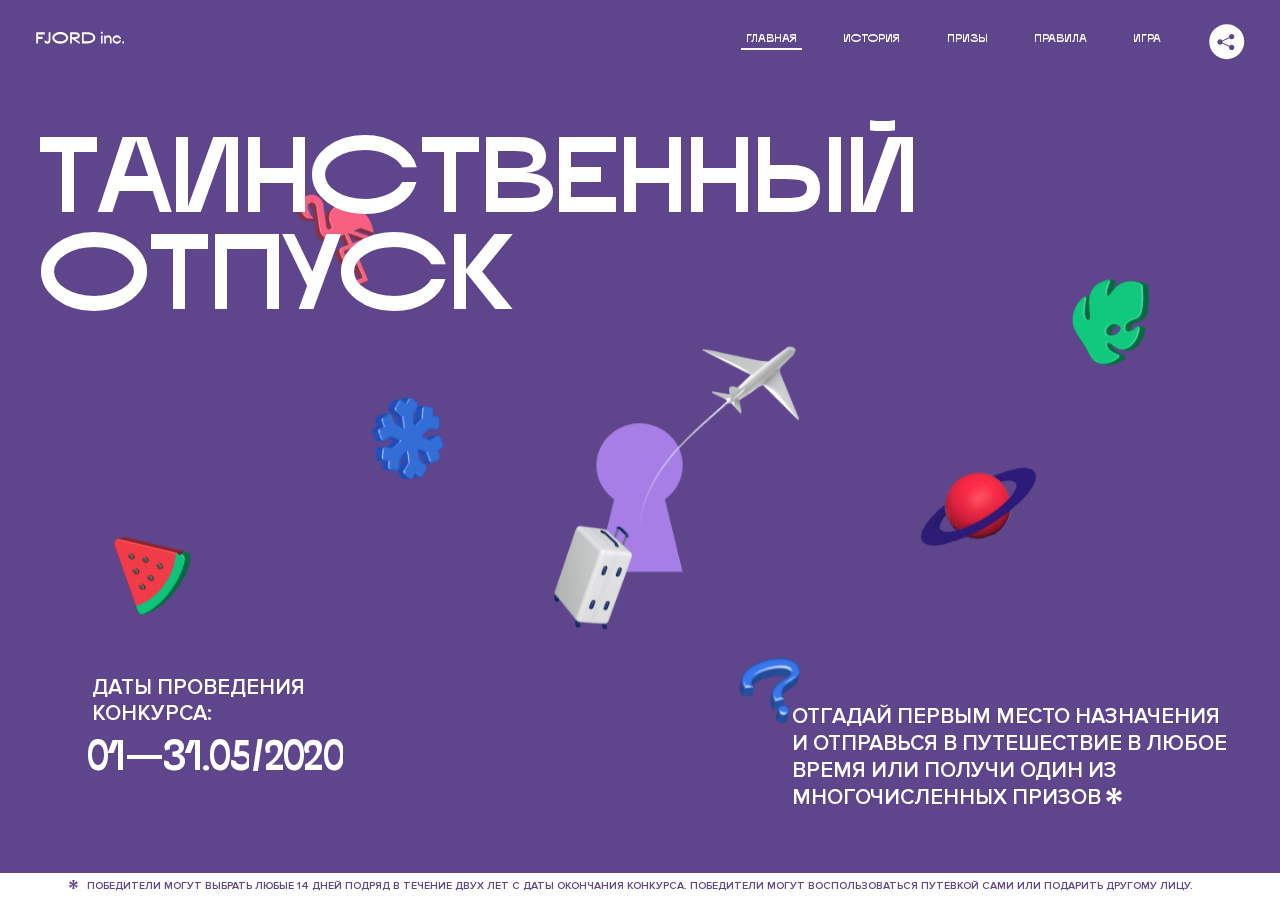
<file: 9/index.html>
<!DOCTYPE html>
<html lang="ru">
<head>
  <meta charset="UTF-8">
  <meta name="description" content="">
  <meta name="viewport" content="width=device-width, initial-scale=1.0">
  <meta http-equiv="X-UA-Compatible" content="ie=edge">
  <title>Mysterious Vacation</title>
<link href="css/style.min.css" rel="stylesheet">  <base href="https://htmlacademy-animation.github.io/197856-magic-vacation-1/9/">
</head>
<body>

  <header class="page-header js-header">
    <div class="page-header__wrapper">
      <a href="#" class="page-header__logo" aria-label="Перейти на страницу FJORD.Inc">
        <svg width="100" height="15" viewBox="0 0 100 15" fill="none" xmlns="http://www.w3.org/2000/svg">
          <path d="M0.26 1.4V14H2.276V8.906H7.334V6.44H2.276V3.848H9.872V1.4H0.26ZM12.733 14.36C15.127 14.36 16.243 12.65 16.243 9.5V1.4H14.263V8.96C14.263 11.21 13.723 11.876 12.733 11.876C11.833 11.876 11.473 11.3 11.347 10.58L9.36702 10.94C9.63702 13.046 10.663 14.36 12.733 14.36ZM18.3918 7.7C18.3918 11.372 22.3878 14.36 27.3198 14.36C32.2518 14.36 36.2478 11.372 36.2478 7.7C36.2478 4.028 32.2518 1.04 27.3198 1.04C22.3878 1.04 18.3918 4.028 18.3918 7.7ZM20.6058 7.7C20.6058 5.378 23.6118 3.524 27.3198 3.524C30.9918 3.524 33.9798 5.378 33.9798 7.7C33.9798 10.004 30.9918 11.858 27.3198 11.858C23.6118 11.858 20.6058 10.004 20.6058 7.7ZM40.403 14V8.906H40.799L49.079 14.702V12.38L44.039 8.906H44.201C47.999 8.906 49.277 7.304 49.277 5.162C49.277 3.092 47.999 1.4 44.201 1.4H38.387V14H40.403ZM43.535 3.722C45.785 3.722 47.045 4.136 47.045 5.432C47.045 6.764 45.785 7.034 43.535 7.034H40.403V3.722H43.535ZM51.6936 1.382V14H57.8676C62.7456 14 66.7236 11.534 66.7236 7.7C66.7236 3.848 62.7456 1.382 57.8676 1.382H51.6936ZM53.7096 11.624V3.722H57.5436C61.5396 3.722 64.4916 5.018 64.4916 7.7C64.4916 10.238 61.5396 11.624 57.5436 11.624H53.7096ZM73.1832 14.018H74.9832V5H73.1832V14.018ZM72.9132 1.976C72.9132 2.57 73.3992 3.092 74.0832 3.092C74.7492 3.092 75.2352 2.57 75.2352 1.976C75.2352 1.382 74.7672 0.805999 74.0832 0.805999C73.3812 0.805999 72.9132 1.382 72.9132 1.976ZM76.7867 14H78.5687V9.104C78.7487 8.006 79.5947 6.962 81.0887 6.962C82.1147 6.962 83.2667 7.448 83.2667 9.554V14H85.0487V9.014C85.0487 6.152 83.2307 4.73 81.3587 4.73C79.9187 4.73 79.0727 5.558 78.5687 6.854V5H76.7867V14ZM90.9898 14.27C93.5098 14.27 95.3818 12.506 95.7238 10.328H94.0498C93.7258 11.3 92.6998 12.02 90.9898 12.02C88.8478 12.02 87.7678 10.922 87.7678 9.59C87.7678 8.24 88.8478 6.962 90.9898 6.962C92.7538 6.962 93.7978 7.844 94.0858 8.924H95.7418C95.4358 6.71 93.6178 4.73 90.9898 4.73C88.0918 4.73 86.1298 7.124 86.1298 9.59C86.1298 12.074 88.1278 14.27 90.9898 14.27ZM97.0693 12.938C97.0693 13.658 97.5553 14.144 98.2753 14.144C98.9953 14.144 99.4813 13.658 99.4813 12.938C99.4813 12.2 98.9953 11.714 98.2753 11.714C97.5553 11.714 97.0693 12.2 97.0693 12.938Z" fill="currentColor"></path>
        </svg>
      </a>
      <button class="page-header__toggler js-menu-toggler" type="button" aria-label="Управление мобильным меню"><span>Меню</span></button>
      <nav class="page-header__nav">
        <div class="page-header__menu js-menu" id="menu">
          <ul>
            <li>
              <a class="js-menu-link active" href="#top" data-href="top">главная</a>
            </li>
            <li>
              <a class="js-menu-link" href="#story" data-href="story">история</a>
            </li>
            <li>
              <a class="js-menu-link" href="#prizes" data-href="prizes">призы</a>
            </li>
            <li>
              <a class="js-menu-link" href="#rules" data-href="rules">правила</a>
            </li>
            <li>
              <a class="js-menu-link" href="#game" data-href="game">игра</a>
            </li>
          </ul>
        </div>
        <div class="page-header__social">
          <div class="social-block js-social-block">
            <button class="social-block__toggler" aria-label="Управлять блоком с социальными кнопками">
              <svg width="26" height="22" viewBox="0 0 27 22" fill="none" xmlns="http://www.w3.org/2000/svg">
                <path d="M19.6721 7.43664C21.6273 7.43664 23.213 5.85095 23.213 3.89566C23.213 1.94037 21.6273 0.354675 19.6721 0.354675C17.7168 0.354675 16.1311 1.94037 16.1311 3.89566C16.1311 4.19968 16.1728 4.49178 16.2458 4.77345L7.21751 8.95527C6.57519 8.05214 5.52303 7.46049 4.33078 7.46049C2.37549 7.46049 0.789795 9.04618 0.789795 11.0015C0.789795 12.9568 2.37549 14.5425 4.33078 14.5425C5.52303 14.5425 6.57668 13.9508 7.21751 13.0477L16.2458 17.2295C16.1743 17.5112 16.1311 17.8033 16.1311 18.1073C16.1311 20.0626 17.7168 21.6483 19.6721 21.6483C21.6273 21.6483 23.213 20.0626 23.213 18.1073C23.213 16.152 21.6273 14.5663 19.6721 14.5663C18.4798 14.5663 17.4262 15.158 16.7853 16.0611L7.75701 11.8793C7.82854 11.5976 7.87176 11.3055 7.87176 11.0015C7.87176 10.6974 7.83003 10.4053 7.75701 10.1237L16.7853 5.94186C17.4262 6.84499 18.4783 7.43664 19.6721 7.43664Z" fill="currentColor"></path>
              </svg>
            </button>
            <ul class="social-block__list">
              <li>
                <a class="social-block__link social-block__link--fb" href="#" aria-label="Мы на Facebook">
                  <svg width="8" height="17" viewBox="0 0 8 17" fill="none" xmlns="http://www.w3.org/2000/svg">
                    <path d="M4.24646 16.9899H1.09275L1.05793 8.49828H0V5.30707H1.05793V3.81124C1.05793 1.42084 2.57654 0 5.21735 0H7.41758V3.18585H5.30841C4.28262 3.18585 4.2478 3.48582 4.2478 4.24914V5.30707H7.42964L7.16716 8.49828H4.2478V16.9899H4.24646Z" fill="currentColor"></path>
                  </svg>
                </a>
              </li>
              <li>
                <a class="social-block__link social-block__link--insta" href="#" aria-label="Мы в Instagram">
                  <svg width="15" height="15" viewBox="0 0 15 15" fill="none" xmlns="http://www.w3.org/2000/svg">
                    <path d="M11.0197 0H4.19806C2.14246 0 0.471191 1.66993 0.471191 3.72285V10.5499C0.471191 12.6082 2.14112 14.2727 4.19806 14.2727H11.0197C13.0753 14.2727 14.7466 12.6082 14.7466 10.5499V3.72285C14.7466 1.67127 13.0753 0 11.0197 0ZM11.0197 12.4849H4.19806C3.13076 12.4849 2.26432 11.6158 2.26432 10.5512V3.72419C2.26432 2.65956 3.13076 1.79715 4.19806 1.79715H11.0197C12.087 1.79715 12.9535 2.6609 12.9535 3.72419V10.5512C12.9535 11.6145 12.087 12.4849 11.0197 12.4849Z" fill="currentColor"></path>
                    <path d="M7.60887 3.11084C5.38989 3.11084 3.58203 4.9187 3.58203 7.14036C3.58203 9.35532 5.38989 11.1645 7.60887 11.1645C9.83053 11.1645 11.6357 9.35666 11.6357 7.14036C11.6357 4.9187 9.83053 3.11084 7.60887 3.11084ZM7.60887 9.36871C6.37551 9.36871 5.37784 8.37372 5.37784 7.14036C5.37784 5.90699 6.37551 4.90665 7.60887 4.90665C8.83822 4.90665 9.84259 5.90833 9.84259 7.14036C9.84392 8.37238 8.83822 9.36871 7.60887 9.36871Z" fill="currentColor"></path>
                    <path d="M11.3573 2.35962C10.8256 2.35962 10.3931 2.79752 10.3931 3.32381C10.3931 3.85546 10.8256 4.29336 11.3573 4.29336C11.8862 4.29336 12.3215 3.85546 12.3215 3.32381C12.3215 2.79752 11.8862 2.35962 11.3573 2.35962Z" fill="currentColor"></path>
                  </svg>
                </a>
              </li>
              <li>
                <a class="social-block__link social-block__link--vk" href="#" aria-label="Мы ВКонтакте">
                  <svg width="17" height="10" viewBox="0 0 17 10" fill="none" xmlns="http://www.w3.org/2000/svg">
                    <path d="M14.1234 4.9002C14.1234 4.9002 16.3623 1.72708 16.5866 0.680242C16.6595 0.312285 16.4947 0.103188 16.1069 0.103188C16.1069 0.103188 14.8193 0.103188 14.168 0.103188C13.7235 0.103188 13.5587 0.293278 13.4235 0.579768C13.4235 0.579768 12.3724 2.82553 11.0969 4.24712C10.6861 4.70333 10.4781 4.84318 10.2511 4.84318C10.0646 4.84318 9.98625 4.6911 9.98625 4.27834V0.649016C9.98625 0.147997 9.92545 0.00135496 9.5066 0.00135496H6.39628C6.15578 0.00135496 6.0085 0.134417 6.0085 0.324506C6.0085 0.801084 6.73406 0.908351 6.73406 2.20231V4.87305C6.73406 5.40529 6.70569 5.61575 6.45303 5.61575C5.78016 5.61575 4.19528 3.30618 3.30623 0.678887C3.12923 0.145282 2.93737 0 2.43475 0H0.486409C0.205373 0 0 0.190085 0 0.476576C0 0.991172 0.60666 3.40801 2.99277 6.64358C4.59927 8.8201 6.70569 10 8.60269 10C9.76196 10 10.0416 9.80312 10.0416 9.31432V7.63883C10.0416 7.22607 10.2065 7.04956 10.4429 7.04956C10.7078 7.04956 11.1847 7.13238 12.2805 8.22268C13.5843 9.47862 13.6762 10 14.3896 10H16.5676C16.7919 10 17 9.89273 17 9.52342C17 9.02919 16.3623 8.15343 15.384 7.10659C14.9801 6.56755 14.3302 5.98914 14.1248 5.72301C13.8275 5.40801 13.9154 5.23014 14.1234 4.9002Z" fill="currentColor"></path>
                  </svg>
                </a>
              </li>
            </ul>
          </div>
        </div>
      </nav>
    </div>
  </header>

  <main class="page-content">

    <section class="animation-screen"></section>

    <section class="screen screen--hidden screen--intro" id="top">
      <div class="screen__wrapper">
        <div class="intro">
          <h1 class="intro__title">Таинственный отпуск</h1>
          <div class="intro__content">
            <div class="intro__info">
              <p class="intro__label">Даты проведения конкурса:</p>
              <p class="intro__date">01 — 31.05 / 2020</p>
            </div>
            <div class="intro__message">
              <p>
                Отгадай первым место назначения и&nbsp;отправься в&nbsp;путешествие в&nbsp;любое время или получи один из многочисленных призов
                <svg width="16" height="16" viewBox="0 0 10 10" fill="none" xmlns="http://www.w3.org/2000/svg">
                  <path d="M0 6.35337L3.90271 4.99012L0 3.64663L1.34615 1.32374L4.44287 4.01073L3.67364 0H6.34615L5.57692 4.01073L8.65385 1.32374L10 3.64663L6.13405 4.99012L10 6.35337L8.65385 8.65651L5.57692 5.98927L6.34615 10H3.67364L4.44287 5.96952L1.34615 8.65651L0 6.35337Z" fill="currentColor"></path>
                </svg>
              </p>
            </div>
          </div>
        </div>
      </div>
      <div class="screen__footer js-footer">
        <button class="screen__footer-enlarge js-footer-toggler" type="button" aria-label="Показать сообщение">
          <svg width="10" height="10" viewBox="0 0 10 10" fill="none" xmlns="http://www.w3.org/2000/svg">
            <path d="M0 6.35337L3.90271 4.99012L0 3.64663L1.34615 1.32374L4.44287 4.01073L3.67364 0H6.34615L5.57692 4.01073L8.65385 1.32374L10 3.64663L6.13405 4.99012L10 6.35337L8.65385 8.65651L5.57692 5.98927L6.34615 10H3.67364L4.44287 5.96952L1.34615 8.65651L0 6.35337Z" fill="currentColor"></path>
          </svg>
        </button>
        <button class="screen__footer-collapse js-footer-toggler" type="button" aria-label="Скрыть сообщение">
          <svg width="13" height="13" viewBox="0 0 13 13" fill="none" xmlns="http://www.w3.org/2000/svg">
            <line x1="12.3536" y1="0.353553" x2="0.738349" y2="11.9688" stroke="currentColor"></line>
            <line x1="0.738319" y1="0.539925" x2="12.3535" y2="12.1551" stroke="currentColor"></line>
          </svg>
        </button>
        <div class="screen__footer-wrapper">
          <div class="screen__footer-announce">
            <p class="screen__footer-label">Даты проведения конкурса:</p>
            <p class="screen__footer-date">01 — 31.05 / 2020</p>
          </div>
          <div class="screen__footer-note">
            <p>
              <svg width="10" height="10" viewBox="0 0 10 10" fill="none" xmlns="http://www.w3.org/2000/svg">
                <path d="M0 6.35337L3.90271 4.99012L0 3.64663L1.34615 1.32374L4.44287 4.01073L3.67364 0H6.34615L5.57692 4.01073L8.65385 1.32374L10 3.64663L6.13405 4.99012L10 6.35337L8.65385 8.65651L5.57692 5.98927L6.34615 10H3.67364L4.44287 5.96952L1.34615 8.65651L0 6.35337Z" fill="currentColor"></path>
              </svg>
              <span>Победители могут выбрать любые 14 дней подряд в&nbsp;течение двух лет с&nbsp;даты окончания конкурса. Победители могут воспользоваться путевкой сами или подарить другому лицу.</span>
            </p>
          </div>
        </div>
      </div>
    </section>

    <section class="screen screen--hidden screen--story" id="story">

      <div class="slider swiper-container js-slider">

        <div class="swiper-wrapper">

          <div class="slider__item swiper-slide">
            <h2 class="slider__item-title story-title">История</h2>
            <p class="slider__item-text">Джеймс Таргет был основателем компании &laquo;Fjord Inc.&raquo;. С&nbsp;1965 года &laquo;Fjord Inc.&raquo; прославилась надёжными и&nbsp;удобными чемоданами и&nbsp;аксессуарами для туристов.</p>
          </div>

          <div class="slider__item swiper-slide">
            <p class="slider__item-text">Когда Джеймсу было 7&nbsp;лет, в&nbsp;их&nbsp;доме гостил дядюшка и&nbsp;развлекал детей рассказами о&nbsp;своей поездке в&nbsp;место, показавшееся малышу Таргету невероятным. Тогда Джеймс решил, что однажды посетит его, но&nbsp;не&nbsp;будет рассказывать о&nbsp;мечте, пока не&nbsp;осуществит.</p>
          </div>

          <div class="slider__item swiper-slide">
            <p class="slider__item-text">Джеймс Таргет стал увлеченным путешественником. Он&nbsp;посетил 5&nbsp;континентов, 126&nbsp;стран.</p>
          </div>

          <div class="slider__item swiper-slide">
            <p class="slider__item-text">Он&nbsp;сплавлялся по&nbsp;Амазонке и&nbsp;погружался в&nbsp;пещеры Франции, медитировал в&nbsp;горах Тибета и&nbsp;пожимал руку вождя племени Акугауа.</p>
          </div>

          <div class="slider__item swiper-slide">
            <p class="slider__item-text">Из&nbsp;своих поездок Джеймс Таргет привозил идеи, как сделать свои чемоданы &laquo;Fjord Inc.&raquo; удобными и&nbsp;приспособленными к&nbsp;разным дорожным условиям.</p>
          </div>

          <div class="slider__item swiper-slide">
            <p class="slider__item-text">Всё это время Джеймс не&nbsp;оставлял идею поездки своей мечты. Однако, как только он&nbsp;брался за&nbsp;планирование, возникали препятствия, не&nbsp;позволяющие отправиться туда.</p>
          </div>

          <div class="slider__item swiper-slide">
            <p class="slider__item-text">В&nbsp;возрасте 67&nbsp;лет Джеймс Таргет попал под лавину и&nbsp;погиб. В&nbsp;своём завещании он&nbsp;поручил отправить в&nbsp;заветное путешествие трёх смельчаков, единых с&nbsp;ним духом.</p>
          </div>

          <div class="slider__item swiper-slide">
            <p class="slider__item-text">Тех, кто сможет узнать таинственное место, задавая вопросы специально обученному ИИ&nbsp;&laquo;Соне&raquo;, ждет фантастическое путешествие.</p>
          </div>
        </div>
        <div class="slider__controls">
          <button class="slider__control slider__control--prev js-control-prev" type="button" aria-label="Показать предыдущую историю">
            <svg width="12" height="22" viewBox="0 0 12 22" fill="none" xmlns="http://www.w3.org/2000/svg">
              <path d="M11 1L1 11L11 21" stroke="currentColor" stroke-width="2" stroke-linejoin="round"></path>
            </svg>
          </button>
          <button class="slider__control slider__control--next js-control-next" type="button" aria-label="Показать следующую историю">
            <svg width="12" height="22" viewBox="0 0 12 22" fill="none" xmlns="http://www.w3.org/2000/svg">
              <path d="M1 1L11 11L1 21" stroke="currentColor" stroke-width="2" stroke-linejoin="round"></path>
            </svg>
          </button>
        </div>
        <div class="slider__pagination swiper-pagination"></div>
      </div>
    </section>

    <section class="screen screen--hidden screen--prizes" id="prizes">
      <div class="screen__wrapper">
        <div class="prizes">
          <h2 class="prizes__title">Призы</h2>
          <div class="prizes__lead">
            <p>Найди ответ и&nbsp;получи один из&nbsp;призов:</p>
          </div>
          <ul class="prizes__list">
            <li class="prizes__item prizes__item--journeys">
              <div class="prizes__icon">
                <picture>
                  <source srcset="img/prize1-mob.svg" media="(orientation: portrait)">
                  <img src="img/prize1.svg" alt="">
                </picture>
              </div>
              <p class="prizes__desc">
                <b>3</b>
                <span>загадочных путешествия</span>
              </p>
            </li>
            <li class="prizes__item prizes__item--cases">
              <div class="prizes__icon">
                <picture>
                  <source srcset="img/prize2-mob.svg" media="(orientation: portrait)">
                  <img src="img/prize2.svg" alt="">
                </picture>
              </div>
              <p class="prizes__desc">
                <b>7</b>
                <span>надежных чемоданов</span>
              </p>
            </li>
            <li class="prizes__item prizes__item--codes">
              <div class="prizes__icon">
                <picture>
                  <source srcset="img/prize3-mob.svg" media="(orientation: portrait)">
                  <img src="img/prize3.svg" alt="">
                </picture>
              </div>
              <p class="prizes__desc">
                <b>900</b>
                <span>
                  промокодов на&nbsp;скидку 15%
                  <svg width="10" height="10" viewBox="0 0 10 10" fill="none" xmlns="http://www.w3.org/2000/svg">
                    <path d="M0 6.35337L3.90271 4.99012L0 3.64663L1.34615 1.32374L4.44287 4.01073L3.67364 0H6.34615L5.57692 4.01073L8.65385 1.32374L10 3.64663L6.13405 4.99012L10 6.35337L8.65385 8.65651L5.57692 5.98927L6.34615 10H3.67364L4.44287 5.96952L1.34615 8.65651L0 6.35337Z" fill="currentColor"></path>
                  </svg>
                </span>
              </p>
            </li>
          </ul>
        </div>
      </div>
      <div class="screen__footer js-footer">
        <button class="screen__footer-enlarge js-footer-toggler" type="button" aria-label="Показать сообщение">
          <svg width="10" height="10" viewBox="0 0 10 10" fill="none" xmlns="http://www.w3.org/2000/svg">
            <path d="M0 6.35337L3.90271 4.99012L0 3.64663L1.34615 1.32374L4.44287 4.01073L3.67364 0H6.34615L5.57692 4.01073L8.65385 1.32374L10 3.64663L6.13405 4.99012L10 6.35337L8.65385 8.65651L5.57692 5.98927L6.34615 10H3.67364L4.44287 5.96952L1.34615 8.65651L0 6.35337Z" fill="currentColor"></path>
          </svg>
        </button>
        <button class="screen__footer-collapse js-footer-toggler" type="button" aria-label="Скрыть сообщение">
          <svg width="13" height="13" viewBox="0 0 13 13" fill="none" xmlns="http://www.w3.org/2000/svg">
            <line x1="12.3536" y1="0.353553" x2="0.738349" y2="11.9688" stroke="currentColor"></line>
            <line x1="0.738319" y1="0.539925" x2="12.3535" y2="12.1551" stroke="currentColor"></line>
          </svg>
        </button>
        <div class="screen__footer-wrapper">
          <div class="screen__footer-announce">
            <p class="screen__footer-label">Даты проведения конкурса:</p>
            <p class="screen__footer-date">01 — 31.05 / 2020</p>
          </div>
          <div class="screen__footer-note">
            <p>
              <svg width="10" height="10" viewBox="0 0 10 10" fill="none" xmlns="http://www.w3.org/2000/svg">
                <path d="M0 6.35337L3.90271 4.99012L0 3.64663L1.34615 1.32374L4.44287 4.01073L3.67364 0H6.34615L5.57692 4.01073L8.65385 1.32374L10 3.64663L6.13405 4.99012L10 6.35337L8.65385 8.65651L5.57692 5.98927L6.34615 10H3.67364L4.44287 5.96952L1.34615 8.65651L0 6.35337Z" fill="currentColor"></path>
              </svg>
              <span>Скидка&nbsp;15% на&nbsp;единоразовое приобретение путёвки с&nbsp;1&nbsp;июня 2020 по&nbsp;31&nbsp;мая 2022&nbsp;года. Суммируется с&nbsp;другими акциями</span>
            </p>
          </div>
        </div>
      </div>
    </section>

    <section class="screen screen--hidden screen--rules" id="rules">
      <div class="screen__wrapper">
        <div class="rules">
          <h2 class="rules__title">Правила</h2>
          <div class="rules__lead">
            <p>Для того чтобы получить наследство Джеймса Таргета, тебе нужно выведать у&nbsp;&laquo;Сони&raquo;, куда предстоит отправиться тебе в&nbsp;случае победы</p>
          </div>
          <ol class="rules__list">
            <li class="rules__item">
              <p>Тебе отводится <br>5&nbsp;минут</p>
            </li>
            <li class="rules__item">
              <p>Задавай любые вопросы в&nbsp;текстовом поле</p>
            </li>
            <li class="rules__item">
              <p>Нажимай кнопку &laquo;Узнать&raquo;, чтобы получить ответ</p>
            </li>
            <li class="rules__item">
              <p>&laquo;Соня&raquo; может отвечать только&nbsp;Да или Нет</p>
            </li>
          </ol>
          <a href="#game" class="rules__link btn">Погнали!</a>
        </div>
      </div>
      <div class="screen__disclaimer">
        <div class="disclaimer">
          <ul>
            <li>
              <a href="#">Правовая информация</a>
            </li>
            <li>
              <a href="#">Подробные правила</a>
            </li>
          </ul>
        </div>
      </div>
    </section>

    <section class="screen screen--hidden screen--game" id="game">
      <div class="screen__wrapper">
        <div class="game">
          <div class="game__header">
            <h2 class="game__title">Игра</h2>
            <div class="game__counter">
              <span>05</span>:<span>00</span>
            </div>
          </div>
          <div class="game__body">
            <div class="chat">
              <div class="chat__body js-chat">
                <ul class="chat__list" id="messages"></ul>
              </div>
              <div class="chat__footer">
                <form action="#" method="post" class="form" id="message-form">
                  <label for="message-field" class="visually-hidden">Поле для ввода вопроса</label>
                  <input type="text" class="form__field" id="message-field">
                  <button class="form__button btn">
                    Узнать
                    <svg width="18" height="19" viewBox="0 0 18 19" fill="none" xmlns="http://www.w3.org/2000/svg">
                      <path stroke="currentColor" stroke-width="2" d="M9 19V1"></path>
                      <path d="M1 9l8-8 8 8" stroke="currentColor" stroke-width="2" stroke-linejoin="round"></path>
                    </svg>
                  </button>
                </form>
              </div>
            </div>
          </div>
          <!-- временные кнопки для показа результата -->
          <div class="game__buttons">
            <button class="game__button btn js-show-result" type="button" data-target="result">Положительный результат</button>
            <button class="game__button btn js-show-result" type="button" data-target="result2">Положительный результат - 2</button>
            <button class="game__button btn js-show-result" type="button" data-target="result3">Отрицательный результат</button>
          </div>
        </div>
      </div>
    </section>

    <section class="screen screen--hidden screen--result" id="result">
      <div class="screen__wrapper">
        <div class="result result--trip">
          <div class="result__image">
            <picture>
              <source srcset="img/result1-mob.png 1x, img/result1-mob@2x.png 2x" media="(max-width: 768px) and (orientation: portrait)">
              <img src="img/result1.png" srcset="img/result1@2x.png 2x" alt="">
            </picture>
          </div>
          <h2 class="result__title">
            <span class="visually-hidden">ПОбеда!</span>
            <svg xmlns="http://www.w3.org/2000/svg" viewBox="0 0 568.85 109.24">
              <path d="M16,24.44V92H2.6V8H75V92H61.52V24.44H16Z" transform="translate(-2.1 -1.5)" fill="none" stroke="currentColor"></path>
              <path d="M148.76,5.6c32.88,0,59.52,19.92,59.52,44.4s-26.64,44.4-59.52,44.4S89.24,74.48,89.24,50,115.88,5.6,148.76,5.6Zm0,72.12c24.48,0,44.4-12.36,44.4-27.72s-19.92-27.84-44.4-27.84C124,22.16,104,34.52,104,50S124,77.72,148.76,77.72Z" transform="translate(-2.1 -1.5)" fill="none" stroke="currentColor"></path>
              <path d="M287.36,8V24.44H236v14.4h25.32c25.44,0,34,11.16,34,26.52,0,15.6-8.52,26.64-34,26.64H222.56V8h64.8ZM256.88,76.52c15.12,0,23.52-2,23.52-11.52S272,54.44,256.88,54.44H236V76.52h20.88Z" transform="translate(-2.1 -1.5)" fill="none" stroke="currentColor"></path>
              <path d="M371.47,8V24.44H320.84V41.6h33.6V58h-33.6V75.56h50.64V92H307.4V8h64.08Z" transform="translate(-2.1 -1.5)" fill="none" stroke="currentColor"></path>
              <path d="M382.39,110.24V75.56h7.44c4.56-4.68,7.8-18.36,8.76-56L399,8h48.6V75.56h10v34.68H442.87V92H397v18.24H382.39Zm51.72-34.68V24.44H411.55v3.12c-0.48,22.44-3.24,37.68-7.2,48h29.76Z" transform="translate(-2.1 -1.5)" fill="none" stroke="currentColor"></path>
              <path d="M463.75,92l28-84h27.12l28.08,84H533.47l-7.8-23.52h-37.8L480.07,92H463.75Zm56.64-40L507,11.84,493.51,52h26.88Z" transform="translate(-2.1 -1.5)" fill="none" stroke="currentColor"></path>
              <path d="M554.12,70.4L555.55,2H569l1.44,68.4H554.12Zm8.28,6.36c4.8,0,8,3.24,8,8.16a8,8,0,1,1-16.08,0C554.35,80,557.59,76.76,562.39,76.76Z" transform="translate(-2.1 -1.5)" fill="none" stroke="currentColor"></path>
            </svg>
          </h2>
          <div class="result__text">
            <p>ты&nbsp;отправляешься в&nbsp;Арктику!</p>
          </div>
          <div class="result__form">
            <form action="#" method="post" class="form form--result">
              <label for="email-field" class="form__label">зарегистрируй результат</label>
              <input type="email" class="form__field" id="email-field" placeholder="e-mail для регистации результата и получения приза" required="">
              <button class="form__button btn">
                отправить
                <svg width="18" height="19" viewBox="0 0 18 19" fill="none" xmlns="http://www.w3.org/2000/svg">
                  <path stroke="currentColor" stroke-width="2" d="M9 19V1"></path>
                  <path d="M1 9l8-8 8 8" stroke="currentColor" stroke-width="2" stroke-linejoin="round"></path>
                </svg>
              </button>
            </form>
          </div>
        </div>
      </div>
    </section>

    <section class="screen screen--hidden screen--result" id="result2">
      <div class="screen__wrapper">
        <div class="result result--prize">
          <div class="result__image">
            <picture>
              <source srcset="img/result2-mob.png 1x, img/result2-mob@2x.png 2x" media="(max-width: 768px) and (orientation: portrait)">
              <img src="img/result2.png" srcset="img/result2@2x.png 2x" alt="">
            </picture>
          </div>
          <h2 class="result__title">
            <span class="visually-hidden">ПОбеда!</span>
            <svg xmlns="http://www.w3.org/2000/svg" viewBox="0 0 568.85 109.24">
              <path d="M16,24.44V92H2.6V8H75V92H61.52V24.44H16Z" transform="translate(-2.1 -1.5)" fill="none" stroke="currentColor"></path>
              <path d="M148.76,5.6c32.88,0,59.52,19.92,59.52,44.4s-26.64,44.4-59.52,44.4S89.24,74.48,89.24,50,115.88,5.6,148.76,5.6Zm0,72.12c24.48,0,44.4-12.36,44.4-27.72s-19.92-27.84-44.4-27.84C124,22.16,104,34.52,104,50S124,77.72,148.76,77.72Z" transform="translate(-2.1 -1.5)" fill="none" stroke="currentColor"></path>
              <path d="M287.36,8V24.44H236v14.4h25.32c25.44,0,34,11.16,34,26.52,0,15.6-8.52,26.64-34,26.64H222.56V8h64.8ZM256.88,76.52c15.12,0,23.52-2,23.52-11.52S272,54.44,256.88,54.44H236V76.52h20.88Z" transform="translate(-2.1 -1.5)" fill="none" stroke="currentColor"></path>
              <path d="M371.47,8V24.44H320.84V41.6h33.6V58h-33.6V75.56h50.64V92H307.4V8h64.08Z" transform="translate(-2.1 -1.5)" fill="none" stroke="currentColor"></path>
              <path d="M382.39,110.24V75.56h7.44c4.56-4.68,7.8-18.36,8.76-56L399,8h48.6V75.56h10v34.68H442.87V92H397v18.24H382.39Zm51.72-34.68V24.44H411.55v3.12c-0.48,22.44-3.24,37.68-7.2,48h29.76Z" transform="translate(-2.1 -1.5)" fill="none" stroke="currentColor"></path>
              <path d="M463.75,92l28-84h27.12l28.08,84H533.47l-7.8-23.52h-37.8L480.07,92H463.75Zm56.64-40L507,11.84,493.51,52h26.88Z" transform="translate(-2.1 -1.5)" fill="none" stroke="currentColor"></path>
              <path d="M554.12,70.4L555.55,2H569l1.44,68.4H554.12Zm8.28,6.36c4.8,0,8,3.24,8,8.16a8,8,0,1,1-16.08,0C554.35,80,557.59,76.76,562.39,76.76Z" transform="translate(-2.1 -1.5)" fill="none" stroke="currentColor"></path>
            </svg>
          </h2>
          <div class="result__text">
            <p>чемодан &laquo;Fjord&nbsp;Inc.&raquo;&nbsp;твой</p>
          </div>
          <div class="result__form">
            <form action="#" method="post" class="form form--result">
              <label for="email-field2" class="form__label">зарегистрируй результат</label>
              <input type="email" class="form__field" id="email-field2" placeholder="e-mail для регистации результата и получения приза" required="">
              <button class="form__button btn">
                отправить
                <svg width="18" height="19" viewBox="0 0 18 19" fill="none" xmlns="http://www.w3.org/2000/svg">
                  <path stroke="currentColor" stroke-width="2" d="M9 19V1"></path>
                  <path d="M1 9l8-8 8 8" stroke="currentColor" stroke-width="2" stroke-linejoin="round"></path>
                </svg>
              </button>
            </form>
          </div>
        </div>
      </div>
    </section>

    <section class="screen screen--hidden screen--result" id="result3">
      <div class="screen__wrapper">
        <div class="result result--negative">
          <div class="result__image">
            <picture>
              <source srcset="img/result3-mob.png 1x, img/result3-mob@2x.png 2x" media="(max-width: 768px) and (orientation: portrait)">
              <img src="img/result3.png" srcset="img/result3@2x.png 2x" alt="">
            </picture>
          </div>
          <h2 class="result__title">
            <span class="visually-hidden">Не угадал!</span>
            <svg xmlns="http://www.w3.org/2000/svg" viewBox="0 0 660.77 109.24">
              <path d="M2.66,92V8H16.1V42.2H53.3V8H66.74V92H53.3V58.64H16.1V92H2.66Z" transform="translate(-2.16 -1.5)" fill="none" stroke="currentColor"></path>
              <path d="M147.62,8V24.44H97V41.6h33.6V58H97V75.56h50.64V92H83.54V8h64.08Z" transform="translate(-2.16 -1.5)" fill="none" stroke="currentColor"></path>
              <path d="M199.22,8l20.52,42.36L235.34,8h16.44l-31,84H204.38l9.48-25.92L185.78,8h13.44Z" transform="translate(-2.16 -1.5)" fill="none" stroke="currentColor"></path>
              <path d="M273.74,24.44V92H260.3V8h50.16V24.44H273.74Z" transform="translate(-2.16 -1.5)" fill="none" stroke="currentColor"></path>
              <path d="M307.1,92l28-84h27.12l28.08,84H376.82L369,68.48h-37.8L323.42,92H307.1Zm56.64-40L350.3,11.84,336.86,52h26.88Z" transform="translate(-2.16 -1.5)" fill="none" stroke="currentColor"></path>
              <path d="M396.38,110.24V75.56h7.44c4.56-4.68,7.8-18.36,8.76-56L412.94,8h48.6V75.56h10v34.68H456.86V92H411v18.24H396.38ZM448.1,75.56V24.44H425.54v3.12c-0.48,22.44-3.24,37.68-7.2,48H448.1Z" transform="translate(-2.16 -1.5)" fill="none" stroke="currentColor"></path>
              <path d="M477.74,92l28-84h27.12L560.9,92H547.46l-7.8-23.52h-37.8L494.06,92H477.74Zm56.64-40-13.44-40.2L507.5,52h26.88Z" transform="translate(-2.16 -1.5)" fill="none" stroke="currentColor"></path>
              <path d="M568.7,76.88a13.77,13.77,0,0,0,5,1c6.6,0,10.44-6.24,12-58.32L586.22,8h46.2V92H619V24.44H598.82l-0.12,3.12C597.14,81,589,94.4,573.74,94.4a28.55,28.55,0,0,1-6.72-.84Z" transform="translate(-2.16 -1.5)" fill="none" stroke="currentColor"></path>
              <path d="M646.1,70.4L647.54,2H661l1.44,68.4H646.1Zm8.28,6.36c4.8,0,8,3.24,8,8.16a8,8,0,0,1-16.08,0C646.34,80,649.58,76.76,654.38,76.76Z" transform="translate(-2.16 -1.5)" fill="none" stroke="currentColor"></path>
            </svg>
          </h2>
          <button class="result__button js-play" type="button">
            не сдавайся!
            <span>
              <svg width="27" height="22" viewBox="0 0 27 22" fill="none" xmlns="http://www.w3.org/2000/svg">
                <path d="M10.6899 1.47998C5.42992 1.47998 1.16992 5.73998 1.16992 11C1.16992 16.26 5.42992 20.52 10.6899 20.52C15.9499 20.52 20.2099 16.26 20.2099 11V7.13998" stroke="currentColor" stroke-width="2" stroke-miterlimit="10"></path>
                <path d="M15.1099 12.5099L20.1499 7.13989L25.3099 12.6299" stroke="currentColor" stroke-width="2" stroke-miterlimit="10" stroke-linejoin="round"></path>
              </svg>
            </span>
          </button>
        </div>
      </div>
    </section>

  </main>

  <div class="page-overlay"></div>
<script src="js/script.js"></script></body>
</html>
</file>
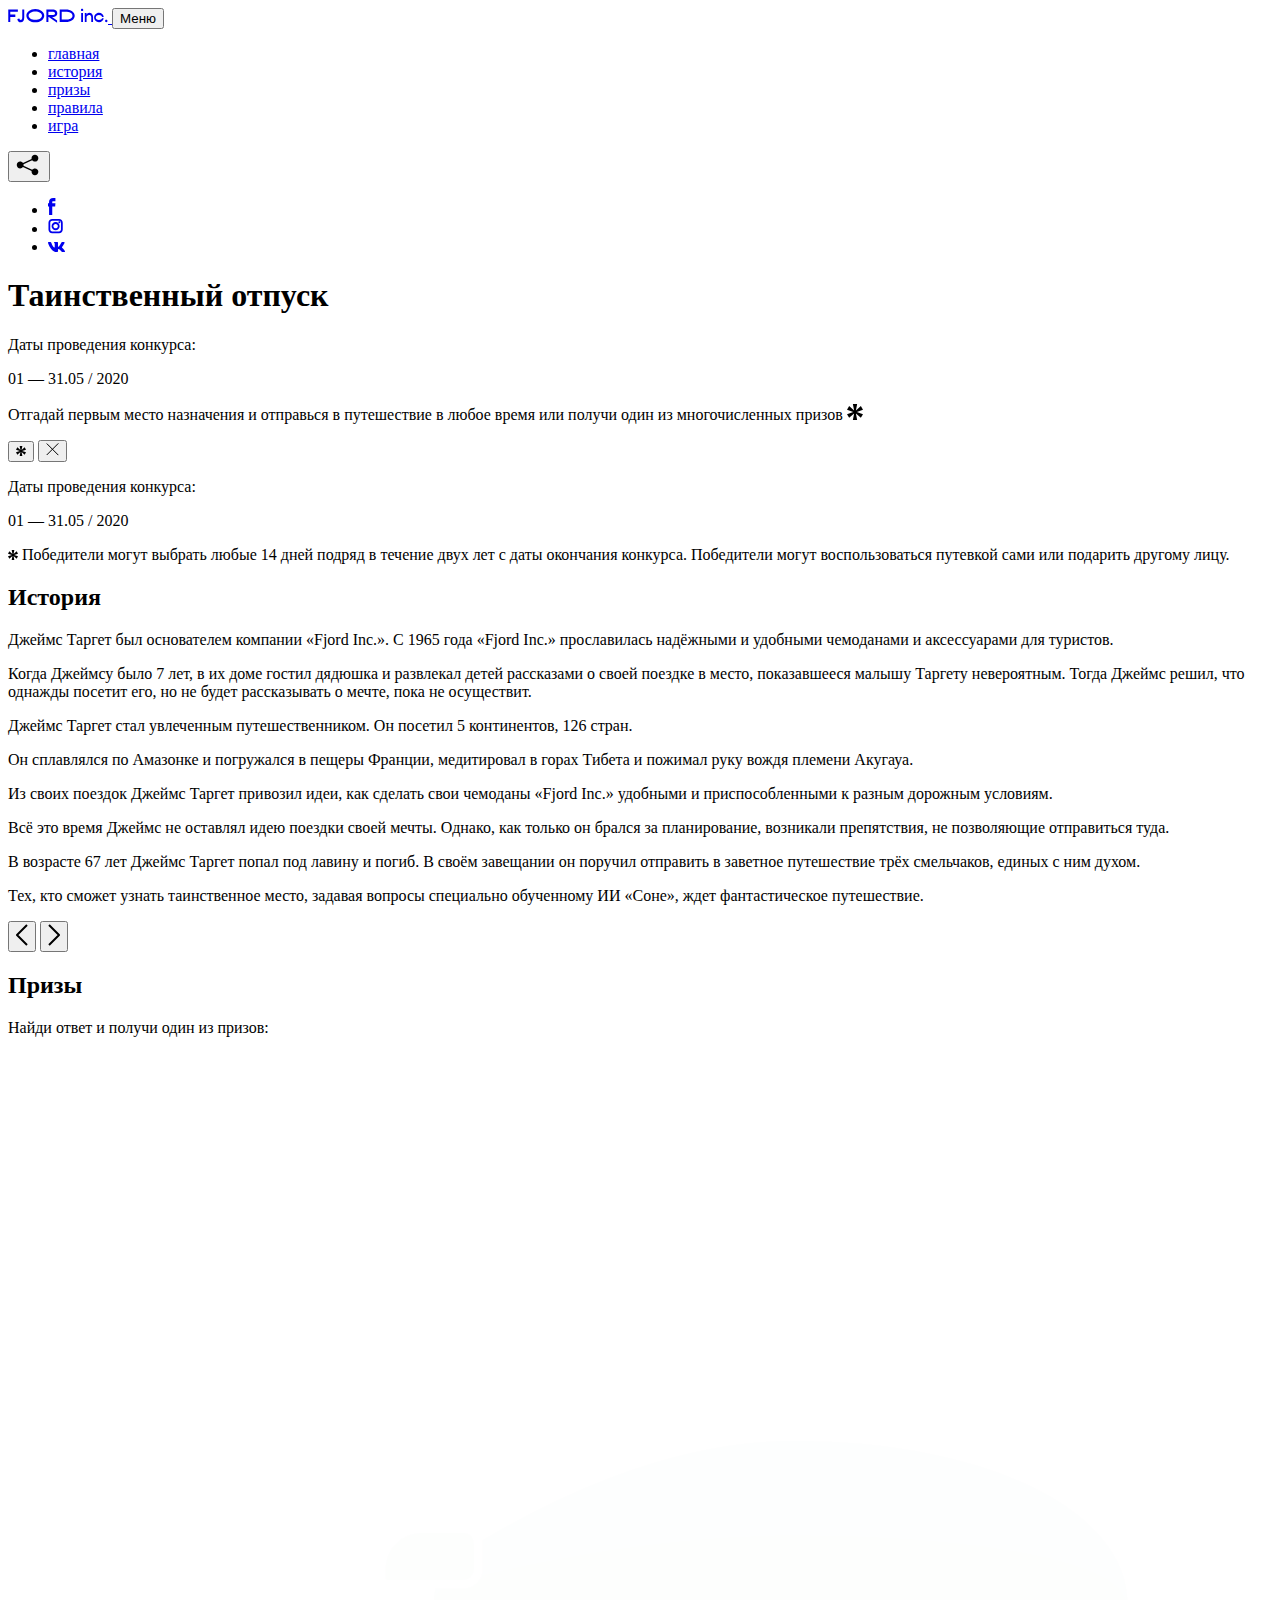
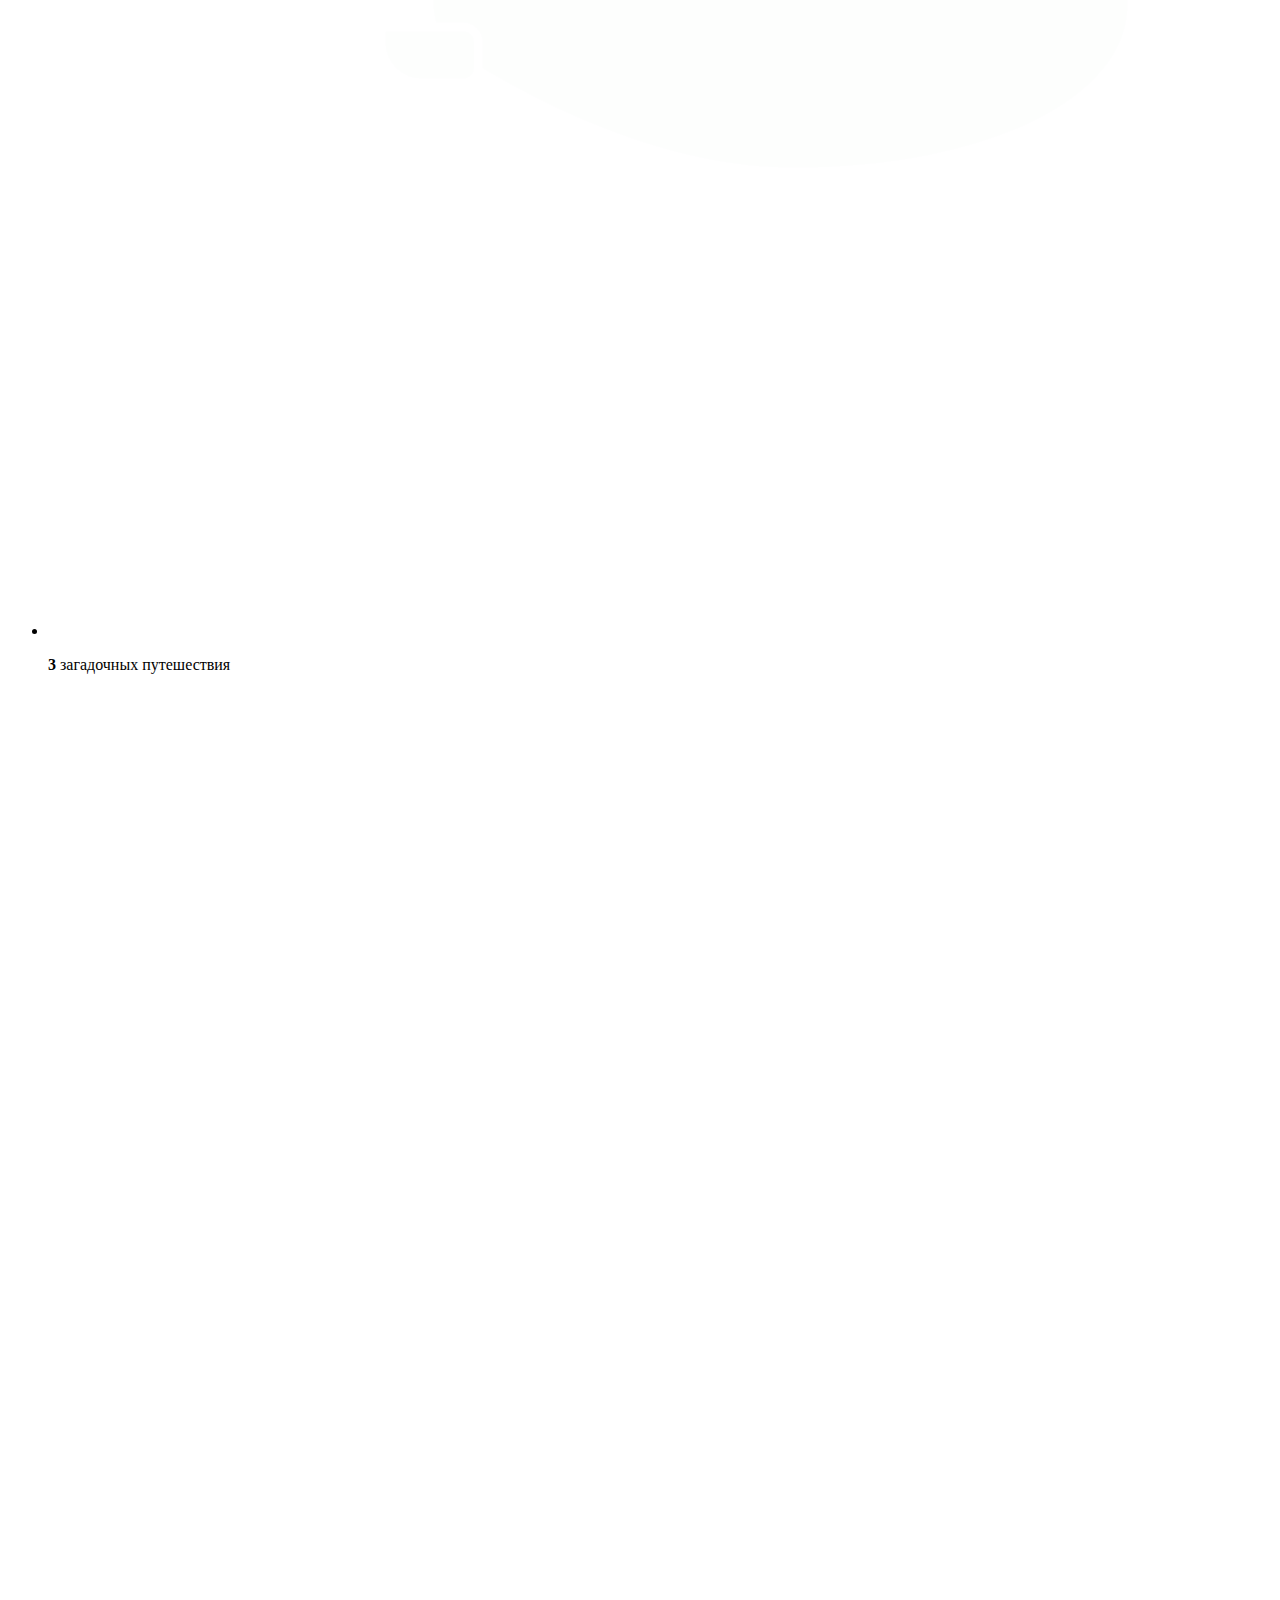
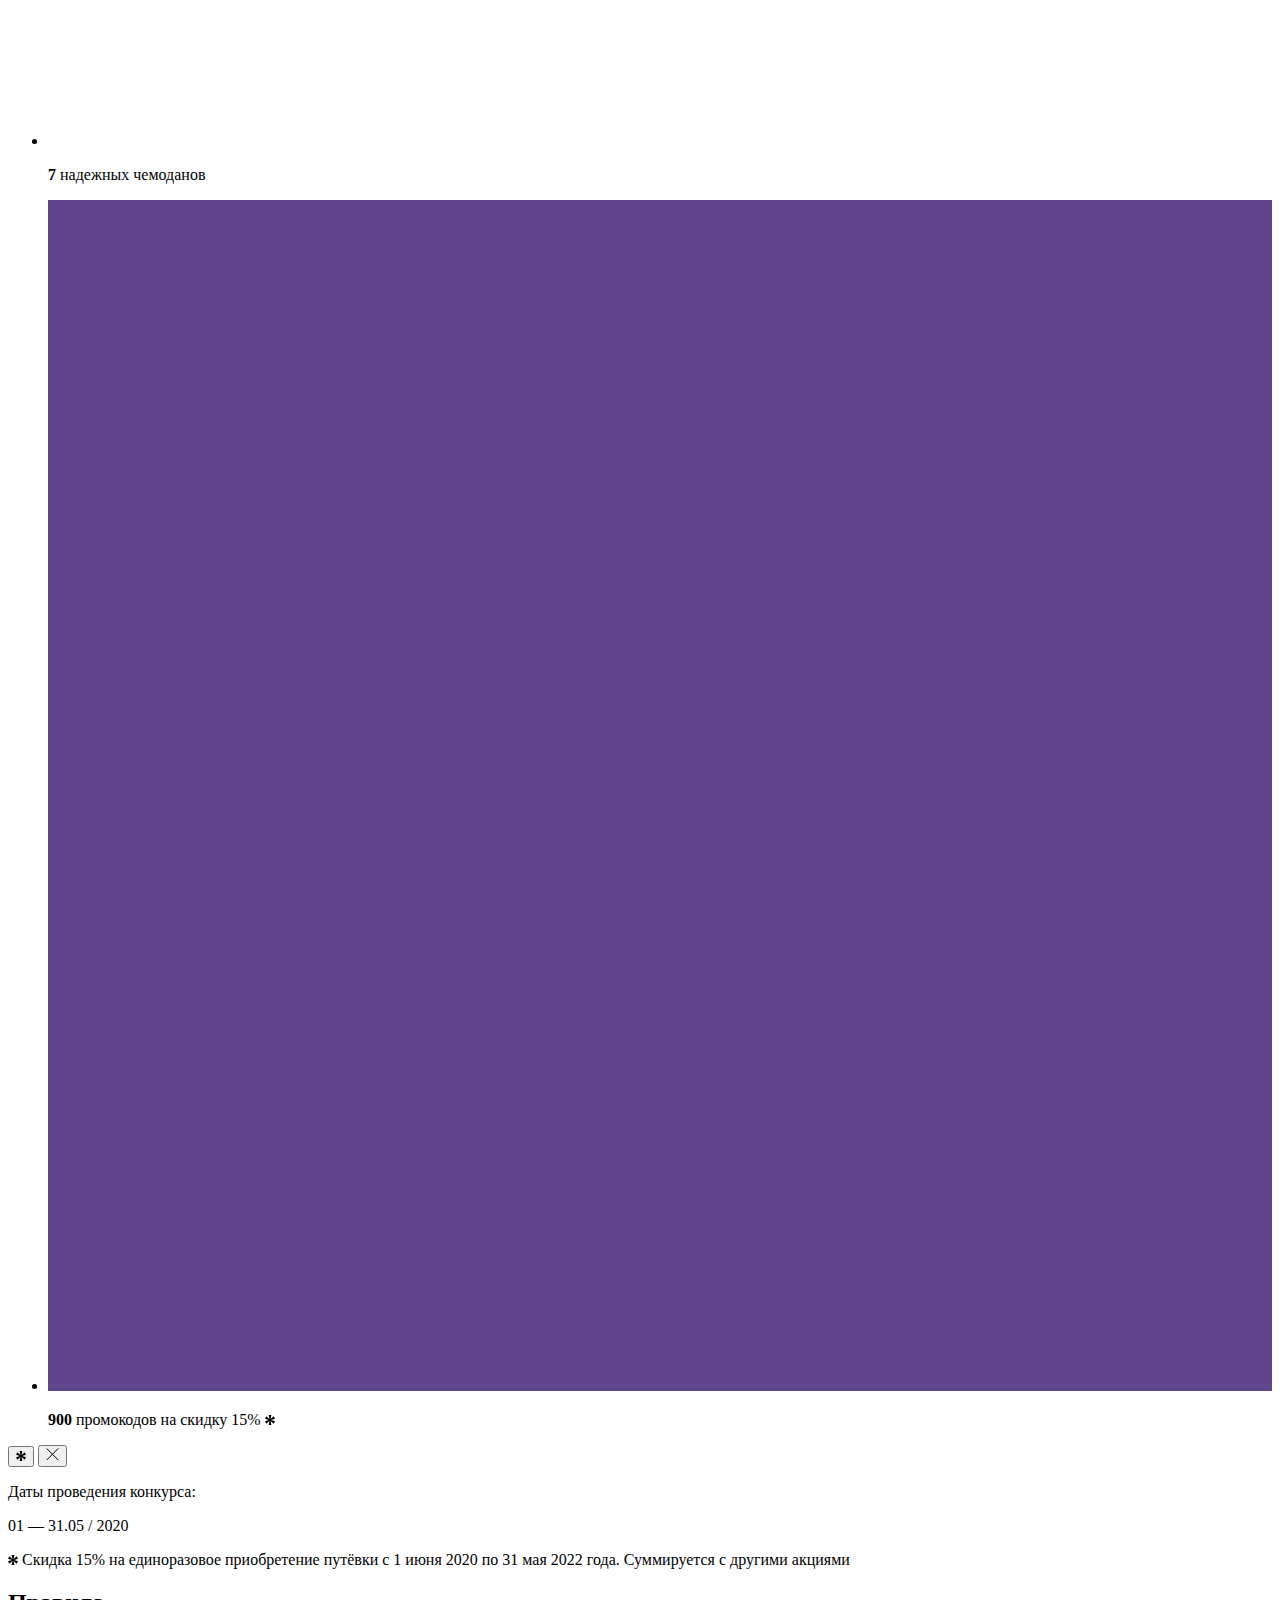
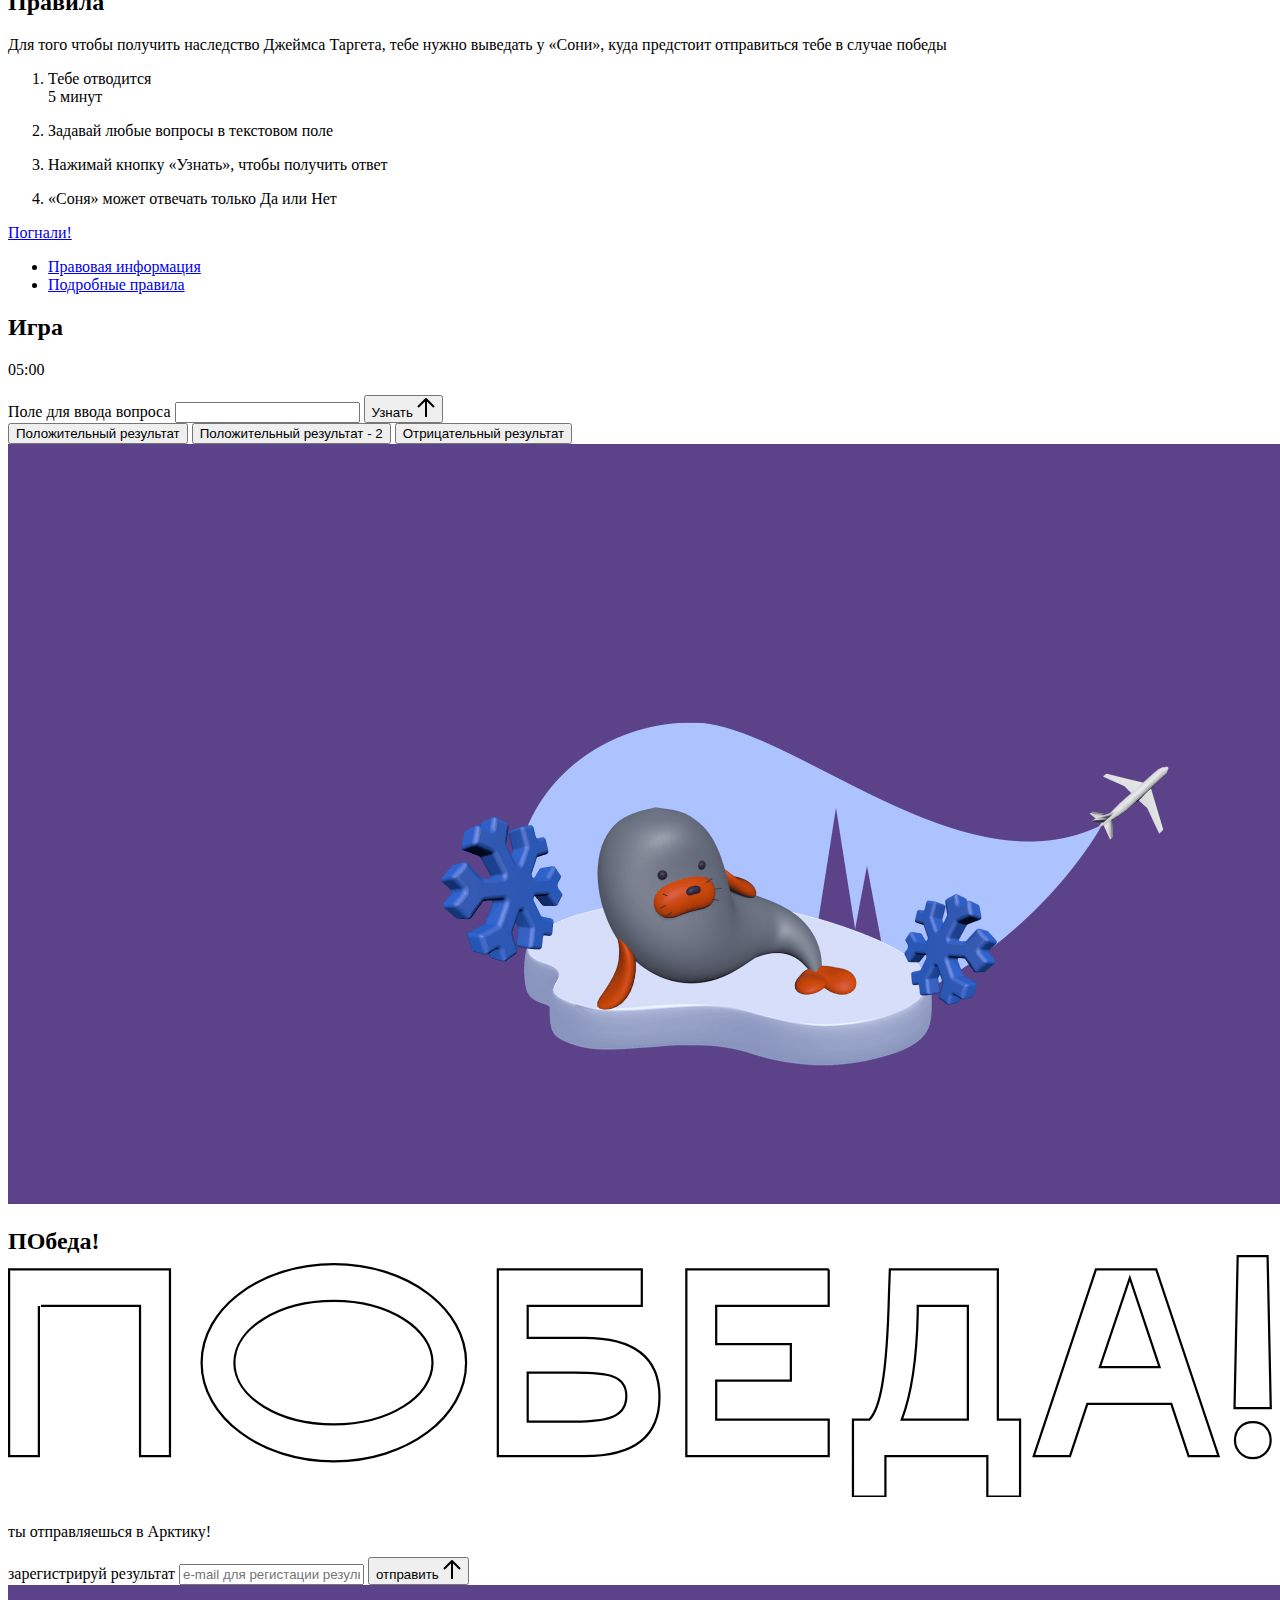
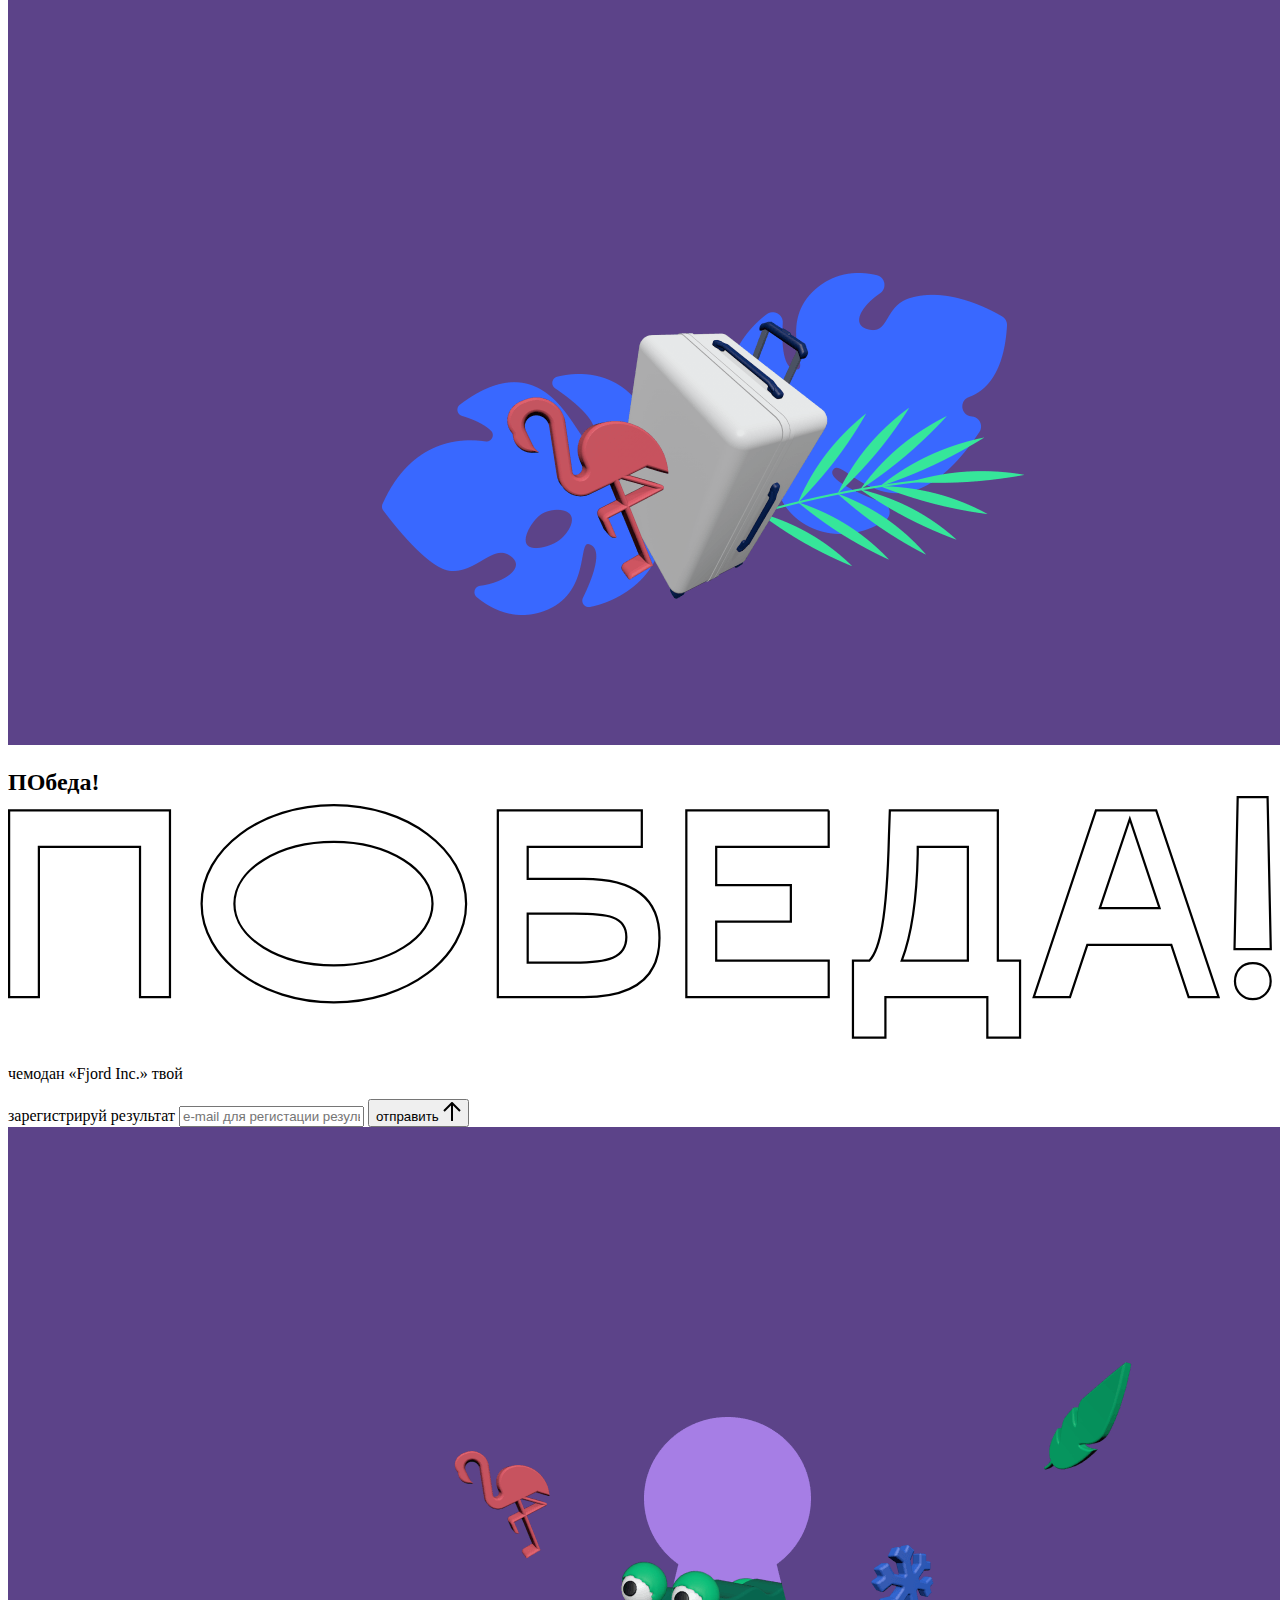
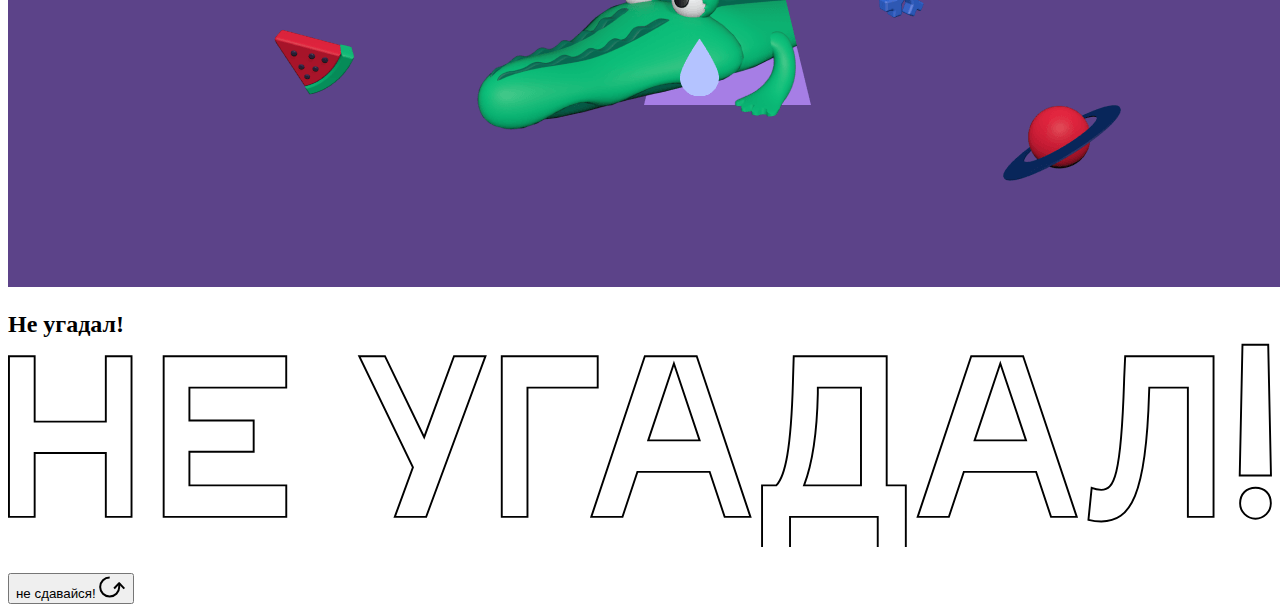
<file: source/index.html>
<!DOCTYPE html>
<html lang="ru">
<head>
  <meta charset="UTF-8">
  <meta name="description" content="">
  <meta name="viewport" content="width=device-width, initial-scale=1.0">
  <meta http-equiv="X-UA-Compatible" content="ie=edge">
  <title>Mysterious Vacation</title>
</head>
<body>

  <header class="page-header js-header">
    <div class="page-header__wrapper">
      <a href="#" class="page-header__logo" aria-label="Перейти на страницу FJORD.Inc">
        <svg width="100" height="15" viewBox="0 0 100 15" fill="none" xmlns="http://www.w3.org/2000/svg">
          <path d="M0.26 1.4V14H2.276V8.906H7.334V6.44H2.276V3.848H9.872V1.4H0.26ZM12.733 14.36C15.127 14.36 16.243 12.65 16.243 9.5V1.4H14.263V8.96C14.263 11.21 13.723 11.876 12.733 11.876C11.833 11.876 11.473 11.3 11.347 10.58L9.36702 10.94C9.63702 13.046 10.663 14.36 12.733 14.36ZM18.3918 7.7C18.3918 11.372 22.3878 14.36 27.3198 14.36C32.2518 14.36 36.2478 11.372 36.2478 7.7C36.2478 4.028 32.2518 1.04 27.3198 1.04C22.3878 1.04 18.3918 4.028 18.3918 7.7ZM20.6058 7.7C20.6058 5.378 23.6118 3.524 27.3198 3.524C30.9918 3.524 33.9798 5.378 33.9798 7.7C33.9798 10.004 30.9918 11.858 27.3198 11.858C23.6118 11.858 20.6058 10.004 20.6058 7.7ZM40.403 14V8.906H40.799L49.079 14.702V12.38L44.039 8.906H44.201C47.999 8.906 49.277 7.304 49.277 5.162C49.277 3.092 47.999 1.4 44.201 1.4H38.387V14H40.403ZM43.535 3.722C45.785 3.722 47.045 4.136 47.045 5.432C47.045 6.764 45.785 7.034 43.535 7.034H40.403V3.722H43.535ZM51.6936 1.382V14H57.8676C62.7456 14 66.7236 11.534 66.7236 7.7C66.7236 3.848 62.7456 1.382 57.8676 1.382H51.6936ZM53.7096 11.624V3.722H57.5436C61.5396 3.722 64.4916 5.018 64.4916 7.7C64.4916 10.238 61.5396 11.624 57.5436 11.624H53.7096ZM73.1832 14.018H74.9832V5H73.1832V14.018ZM72.9132 1.976C72.9132 2.57 73.3992 3.092 74.0832 3.092C74.7492 3.092 75.2352 2.57 75.2352 1.976C75.2352 1.382 74.7672 0.805999 74.0832 0.805999C73.3812 0.805999 72.9132 1.382 72.9132 1.976ZM76.7867 14H78.5687V9.104C78.7487 8.006 79.5947 6.962 81.0887 6.962C82.1147 6.962 83.2667 7.448 83.2667 9.554V14H85.0487V9.014C85.0487 6.152 83.2307 4.73 81.3587 4.73C79.9187 4.73 79.0727 5.558 78.5687 6.854V5H76.7867V14ZM90.9898 14.27C93.5098 14.27 95.3818 12.506 95.7238 10.328H94.0498C93.7258 11.3 92.6998 12.02 90.9898 12.02C88.8478 12.02 87.7678 10.922 87.7678 9.59C87.7678 8.24 88.8478 6.962 90.9898 6.962C92.7538 6.962 93.7978 7.844 94.0858 8.924H95.7418C95.4358 6.71 93.6178 4.73 90.9898 4.73C88.0918 4.73 86.1298 7.124 86.1298 9.59C86.1298 12.074 88.1278 14.27 90.9898 14.27ZM97.0693 12.938C97.0693 13.658 97.5553 14.144 98.2753 14.144C98.9953 14.144 99.4813 13.658 99.4813 12.938C99.4813 12.2 98.9953 11.714 98.2753 11.714C97.5553 11.714 97.0693 12.2 97.0693 12.938Z" fill="currentColor"/>
        </svg>
      </a>
      <button class="page-header__toggler js-menu-toggler" type="button" aria-label="Управление мобильным меню"><span>Меню</span></button>
      <nav class="page-header__nav">
        <div class="page-header__menu js-menu" id="menu">
          <ul>
            <li>
              <a class="js-menu-link active" href="#top" data-href="top">главная</a>
            </li>
            <li>
              <a class="js-menu-link" href="#story" data-href="story">история</a>
            </li>
            <li>
              <a class="js-menu-link" href="#prizes" data-href="prizes">призы</a>
            </li>
            <li>
              <a class="js-menu-link" href="#rules" data-href="rules">правила</a>
            </li>
            <li>
              <a class="js-menu-link" href="#game" data-href="game">игра</a>
            </li>
          </ul>
        </div>
        <div class="page-header__social">
          <div class="social-block js-social-block">
            <button class="social-block__toggler" aria-label="Управлять блоком с социальными кнопками">
              <svg width="26" height="22" viewBox="0 0 27 22" fill="none" xmlns="http://www.w3.org/2000/svg">
                <path d="M19.6721 7.43664C21.6273 7.43664 23.213 5.85095 23.213 3.89566C23.213 1.94037 21.6273 0.354675 19.6721 0.354675C17.7168 0.354675 16.1311 1.94037 16.1311 3.89566C16.1311 4.19968 16.1728 4.49178 16.2458 4.77345L7.21751 8.95527C6.57519 8.05214 5.52303 7.46049 4.33078 7.46049C2.37549 7.46049 0.789795 9.04618 0.789795 11.0015C0.789795 12.9568 2.37549 14.5425 4.33078 14.5425C5.52303 14.5425 6.57668 13.9508 7.21751 13.0477L16.2458 17.2295C16.1743 17.5112 16.1311 17.8033 16.1311 18.1073C16.1311 20.0626 17.7168 21.6483 19.6721 21.6483C21.6273 21.6483 23.213 20.0626 23.213 18.1073C23.213 16.152 21.6273 14.5663 19.6721 14.5663C18.4798 14.5663 17.4262 15.158 16.7853 16.0611L7.75701 11.8793C7.82854 11.5976 7.87176 11.3055 7.87176 11.0015C7.87176 10.6974 7.83003 10.4053 7.75701 10.1237L16.7853 5.94186C17.4262 6.84499 18.4783 7.43664 19.6721 7.43664Z" fill="currentColor"/>
              </svg>
            </button>
            <ul class="social-block__list">
              <li>
                <a class="social-block__link social-block__link--fb" href="#" aria-label="Мы на Facebook">
                  <svg width="8" height="17" viewBox="0 0 8 17" fill="none" xmlns="http://www.w3.org/2000/svg">
                    <path d="M4.24646 16.9899H1.09275L1.05793 8.49828H0V5.30707H1.05793V3.81124C1.05793 1.42084 2.57654 0 5.21735 0H7.41758V3.18585H5.30841C4.28262 3.18585 4.2478 3.48582 4.2478 4.24914V5.30707H7.42964L7.16716 8.49828H4.2478V16.9899H4.24646Z" fill="currentColor"/>
                  </svg>
                </a>
              </li>
              <li>
                <a class="social-block__link social-block__link--insta" href="#" aria-label="Мы в Instagram">
                  <svg width="15" height="15" viewBox="0 0 15 15" fill="none" xmlns="http://www.w3.org/2000/svg">
                    <path d="M11.0197 0H4.19806C2.14246 0 0.471191 1.66993 0.471191 3.72285V10.5499C0.471191 12.6082 2.14112 14.2727 4.19806 14.2727H11.0197C13.0753 14.2727 14.7466 12.6082 14.7466 10.5499V3.72285C14.7466 1.67127 13.0753 0 11.0197 0ZM11.0197 12.4849H4.19806C3.13076 12.4849 2.26432 11.6158 2.26432 10.5512V3.72419C2.26432 2.65956 3.13076 1.79715 4.19806 1.79715H11.0197C12.087 1.79715 12.9535 2.6609 12.9535 3.72419V10.5512C12.9535 11.6145 12.087 12.4849 11.0197 12.4849Z" fill="currentColor"/>
                    <path d="M7.60887 3.11084C5.38989 3.11084 3.58203 4.9187 3.58203 7.14036C3.58203 9.35532 5.38989 11.1645 7.60887 11.1645C9.83053 11.1645 11.6357 9.35666 11.6357 7.14036C11.6357 4.9187 9.83053 3.11084 7.60887 3.11084ZM7.60887 9.36871C6.37551 9.36871 5.37784 8.37372 5.37784 7.14036C5.37784 5.90699 6.37551 4.90665 7.60887 4.90665C8.83822 4.90665 9.84259 5.90833 9.84259 7.14036C9.84392 8.37238 8.83822 9.36871 7.60887 9.36871Z" fill="currentColor"/>
                    <path d="M11.3573 2.35962C10.8256 2.35962 10.3931 2.79752 10.3931 3.32381C10.3931 3.85546 10.8256 4.29336 11.3573 4.29336C11.8862 4.29336 12.3215 3.85546 12.3215 3.32381C12.3215 2.79752 11.8862 2.35962 11.3573 2.35962Z" fill="currentColor"/>
                  </svg>
                </a>
              </li>
              <li>
                <a class="social-block__link social-block__link--vk" href="#" aria-label="Мы ВКонтакте">
                  <svg width="17" height="10" viewBox="0 0 17 10" fill="none" xmlns="http://www.w3.org/2000/svg">
                    <path d="M14.1234 4.9002C14.1234 4.9002 16.3623 1.72708 16.5866 0.680242C16.6595 0.312285 16.4947 0.103188 16.1069 0.103188C16.1069 0.103188 14.8193 0.103188 14.168 0.103188C13.7235 0.103188 13.5587 0.293278 13.4235 0.579768C13.4235 0.579768 12.3724 2.82553 11.0969 4.24712C10.6861 4.70333 10.4781 4.84318 10.2511 4.84318C10.0646 4.84318 9.98625 4.6911 9.98625 4.27834V0.649016C9.98625 0.147997 9.92545 0.00135496 9.5066 0.00135496H6.39628C6.15578 0.00135496 6.0085 0.134417 6.0085 0.324506C6.0085 0.801084 6.73406 0.908351 6.73406 2.20231V4.87305C6.73406 5.40529 6.70569 5.61575 6.45303 5.61575C5.78016 5.61575 4.19528 3.30618 3.30623 0.678887C3.12923 0.145282 2.93737 0 2.43475 0H0.486409C0.205373 0 0 0.190085 0 0.476576C0 0.991172 0.60666 3.40801 2.99277 6.64358C4.59927 8.8201 6.70569 10 8.60269 10C9.76196 10 10.0416 9.80312 10.0416 9.31432V7.63883C10.0416 7.22607 10.2065 7.04956 10.4429 7.04956C10.7078 7.04956 11.1847 7.13238 12.2805 8.22268C13.5843 9.47862 13.6762 10 14.3896 10H16.5676C16.7919 10 17 9.89273 17 9.52342C17 9.02919 16.3623 8.15343 15.384 7.10659C14.9801 6.56755 14.3302 5.98914 14.1248 5.72301C13.8275 5.40801 13.9154 5.23014 14.1234 4.9002Z" fill="currentColor"/>
                  </svg>
                </a>
              </li>
            </ul>
          </div>
        </div>
      </nav>
    </div>
  </header>

  <main class="page-content">

    <section class="animation-screen"></section>

    <section class="screen screen--hidden screen--intro" id="top">
      <div class="screen__wrapper">
        <div class="intro">
          <h1 class="intro__title">Таинственный отпуск</h1>
          <div class="intro__content">
            <div class="intro__info">
              <p class="intro__label">Даты проведения конкурса:</p>
              <p class="intro__date">01 — 31.05 / 2020</p>
            </div>
            <div class="intro__message">
              <p>
                Отгадай первым место назначения и&nbsp;отправься в&nbsp;путешествие в&nbsp;любое время или получи один из многочисленных призов
                <svg width="16" height="16" viewBox="0 0 10 10" fill="none" xmlns="http://www.w3.org/2000/svg">
                  <path d="M0 6.35337L3.90271 4.99012L0 3.64663L1.34615 1.32374L4.44287 4.01073L3.67364 0H6.34615L5.57692 4.01073L8.65385 1.32374L10 3.64663L6.13405 4.99012L10 6.35337L8.65385 8.65651L5.57692 5.98927L6.34615 10H3.67364L4.44287 5.96952L1.34615 8.65651L0 6.35337Z" fill="currentColor"/>
                </svg>
              </p>
            </div>
          </div>
        </div>
      </div>
      <div class="screen__footer js-footer">
        <button class="screen__footer-enlarge js-footer-toggler" type="button" aria-label="Показать сообщение">
          <svg width="10" height="10" viewBox="0 0 10 10" fill="none" xmlns="http://www.w3.org/2000/svg">
            <path d="M0 6.35337L3.90271 4.99012L0 3.64663L1.34615 1.32374L4.44287 4.01073L3.67364 0H6.34615L5.57692 4.01073L8.65385 1.32374L10 3.64663L6.13405 4.99012L10 6.35337L8.65385 8.65651L5.57692 5.98927L6.34615 10H3.67364L4.44287 5.96952L1.34615 8.65651L0 6.35337Z" fill="currentColor"/>
          </svg>
        </button>
        <button class="screen__footer-collapse js-footer-toggler" type="button" aria-label="Скрыть сообщение">
          <svg width="13" height="13" viewBox="0 0 13 13" fill="none" xmlns="http://www.w3.org/2000/svg">
            <line x1="12.3536" y1="0.353553" x2="0.738349" y2="11.9688" stroke="currentColor"/>
            <line x1="0.738319" y1="0.539925" x2="12.3535" y2="12.1551" stroke="currentColor"/>
          </svg>
        </button>
        <div class="screen__footer-wrapper">
          <div class="screen__footer-announce">
            <p class="screen__footer-label">Даты проведения конкурса:</p>
            <p class="screen__footer-date">01 — 31.05 / 2020</p>
          </div>
          <div class="screen__footer-note">
            <p>
              <svg width="10" height="10" viewBox="0 0 10 10" fill="none" xmlns="http://www.w3.org/2000/svg">
                <path d="M0 6.35337L3.90271 4.99012L0 3.64663L1.34615 1.32374L4.44287 4.01073L3.67364 0H6.34615L5.57692 4.01073L8.65385 1.32374L10 3.64663L6.13405 4.99012L10 6.35337L8.65385 8.65651L5.57692 5.98927L6.34615 10H3.67364L4.44287 5.96952L1.34615 8.65651L0 6.35337Z" fill="currentColor"/>
              </svg>
              <span>Победители могут выбрать любые 14 дней подряд в&nbsp;течение двух лет с&nbsp;даты окончания конкурса. Победители могут воспользоваться путевкой сами или подарить другому лицу.</span>
            </p>
          </div>
        </div>
      </div>
    </section>

    <section class="screen screen--hidden screen--story" id="story">

      <div class="slider swiper-container js-slider">

        <div class="swiper-wrapper">

          <div class="slider__item swiper-slide">
            <h2 class="slider__item-title story-title">История</h2>
            <p class="slider__item-text">Джеймс Таргет был основателем компании &laquo;Fjord Inc.&raquo;. С&nbsp;1965 года &laquo;Fjord Inc.&raquo; прославилась надёжными и&nbsp;удобными чемоданами и&nbsp;аксессуарами для туристов.</p>
          </div>

          <div class="slider__item swiper-slide">
            <p class="slider__item-text">Когда Джеймсу было 7&nbsp;лет, в&nbsp;их&nbsp;доме гостил дядюшка и&nbsp;развлекал детей рассказами о&nbsp;своей поездке в&nbsp;место, показавшееся малышу Таргету невероятным. Тогда Джеймс решил, что однажды посетит его, но&nbsp;не&nbsp;будет рассказывать о&nbsp;мечте, пока не&nbsp;осуществит.</p>
          </div>

          <div class="slider__item swiper-slide">
            <p class="slider__item-text">Джеймс Таргет стал увлеченным путешественником. Он&nbsp;посетил 5&nbsp;континентов, 126&nbsp;стран.</p>
          </div>

          <div class="slider__item swiper-slide">
            <p class="slider__item-text">Он&nbsp;сплавлялся по&nbsp;Амазонке и&nbsp;погружался в&nbsp;пещеры Франции, медитировал в&nbsp;горах Тибета и&nbsp;пожимал руку вождя племени Акугауа.</p>
          </div>

          <div class="slider__item swiper-slide">
            <p class="slider__item-text">Из&nbsp;своих поездок Джеймс Таргет привозил идеи, как сделать свои чемоданы &laquo;Fjord Inc.&raquo; удобными и&nbsp;приспособленными к&nbsp;разным дорожным условиям.</p>
          </div>

          <div class="slider__item swiper-slide">
            <p class="slider__item-text">Всё это время Джеймс не&nbsp;оставлял идею поездки своей мечты. Однако, как только он&nbsp;брался за&nbsp;планирование, возникали препятствия, не&nbsp;позволяющие отправиться туда.</p>
          </div>

          <div class="slider__item swiper-slide">
            <p class="slider__item-text">В&nbsp;возрасте 67&nbsp;лет Джеймс Таргет попал под лавину и&nbsp;погиб. В&nbsp;своём завещании он&nbsp;поручил отправить в&nbsp;заветное путешествие трёх смельчаков, единых с&nbsp;ним духом.</p>
          </div>

          <div class="slider__item swiper-slide">
            <p class="slider__item-text">Тех, кто сможет узнать таинственное место, задавая вопросы специально обученному ИИ&nbsp;&laquo;Соне&raquo;, ждет фантастическое путешествие.</p>
          </div>
        </div>
        <div class="slider__controls">
          <button class="slider__control slider__control--prev js-control-prev" type="button" aria-label="Показать предыдущую историю">
            <svg width="12" height="22" viewBox="0 0 12 22" fill="none" xmlns="http://www.w3.org/2000/svg">
              <path d="M11 1L1 11L11 21" stroke="currentColor" stroke-width="2" stroke-linejoin="round"/>
            </svg>
          </button>
          <button class="slider__control slider__control--next js-control-next" type="button" aria-label="Показать следующую историю">
            <svg width="12" height="22" viewBox="0 0 12 22" fill="none" xmlns="http://www.w3.org/2000/svg">
              <path d="M1 1L11 11L1 21" stroke="currentColor" stroke-width="2" stroke-linejoin="round"/>
            </svg>
          </button>
        </div>
        <div class="slider__pagination swiper-pagination"></div>
      </div>
    </section>

    <section class="screen screen--hidden screen--prizes" id="prizes">
      <div class="screen__wrapper">
        <div class="prizes">
          <h2 class="prizes__title">Призы</h2>
          <div class="prizes__lead">
            <p>Найди ответ и&nbsp;получи один из&nbsp;призов:</p>
          </div>
          <ul class="prizes__list">
            <li class="prizes__item prizes__item--journeys" data-duration="5">
              <div class="prizes__icon">
                <picture>
                  <source srcset="img/prize1-mob.svg" media="(orientation: portrait)">
                  <img src="img/prize1.svg" alt="">
                </picture>
              </div>
              <p class="prizes__desc">
                <b>3</b>
                <span>загадочных путешествия</span>
              </p>
            </li>
            <li class="prizes__item prizes__item--cases" data-duration="9">
              <div class="prizes__icon">
                <picture>
                  <source srcset="img/prize2-mob.svg" media="(orientation: portrait)">
                  <img src="img/prize2.svg" alt="">
                </picture>
              </div>
              <p class="prizes__desc">
                <b>7</b>
                <span>надежных чемоданов</span>
              </p>
            </li>
            <li class="prizes__item prizes__item--codes" data-duration="11.5">
              <div class="prizes__icon">
                <picture>
                  <source srcset="img/prize3-mob.svg" media="(orientation: portrait)">
                  <img src="img/prize3.svg" alt="">
                </picture>
              </div>
              <p class="prizes__desc">
                <b>900</b>
                <span>
                  промокодов на&nbsp;скидку 15%
                  <svg width="10" height="10" viewBox="0 0 10 10" fill="none" xmlns="http://www.w3.org/2000/svg">
                    <path d="M0 6.35337L3.90271 4.99012L0 3.64663L1.34615 1.32374L4.44287 4.01073L3.67364 0H6.34615L5.57692 4.01073L8.65385 1.32374L10 3.64663L6.13405 4.99012L10 6.35337L8.65385 8.65651L5.57692 5.98927L6.34615 10H3.67364L4.44287 5.96952L1.34615 8.65651L0 6.35337Z" fill="currentColor"/>
                  </svg>
                </span>
              </p>
            </li>
          </ul>
        </div>
      </div>
      <div class="screen__footer js-footer">
        <button class="screen__footer-enlarge js-footer-toggler" type="button" aria-label="Показать сообщение">
          <svg width="10" height="10" viewBox="0 0 10 10" fill="none" xmlns="http://www.w3.org/2000/svg">
            <path d="M0 6.35337L3.90271 4.99012L0 3.64663L1.34615 1.32374L4.44287 4.01073L3.67364 0H6.34615L5.57692 4.01073L8.65385 1.32374L10 3.64663L6.13405 4.99012L10 6.35337L8.65385 8.65651L5.57692 5.98927L6.34615 10H3.67364L4.44287 5.96952L1.34615 8.65651L0 6.35337Z" fill="currentColor"/>
          </svg>
        </button>
        <button class="screen__footer-collapse js-footer-toggler" type="button" aria-label="Скрыть сообщение">
          <svg width="13" height="13" viewBox="0 0 13 13" fill="none" xmlns="http://www.w3.org/2000/svg">
            <line x1="12.3536" y1="0.353553" x2="0.738349" y2="11.9688" stroke="currentColor"/>
            <line x1="0.738319" y1="0.539925" x2="12.3535" y2="12.1551" stroke="currentColor"/>
          </svg>
        </button>
        <div class="screen__footer-wrapper">
          <div class="screen__footer-announce">
            <p class="screen__footer-label">Даты проведения конкурса:</p>
            <p class="screen__footer-date">01 — 31.05 / 2020</p>
          </div>
          <div class="screen__footer-note">
            <p>
              <svg width="10" height="10" viewBox="0 0 10 10" fill="none" xmlns="http://www.w3.org/2000/svg">
                <path d="M0 6.35337L3.90271 4.99012L0 3.64663L1.34615 1.32374L4.44287 4.01073L3.67364 0H6.34615L5.57692 4.01073L8.65385 1.32374L10 3.64663L6.13405 4.99012L10 6.35337L8.65385 8.65651L5.57692 5.98927L6.34615 10H3.67364L4.44287 5.96952L1.34615 8.65651L0 6.35337Z" fill="currentColor"/>
              </svg>
              <span>Скидка&nbsp;15% на&nbsp;единоразовое приобретение путёвки с&nbsp;1&nbsp;июня 2020 по&nbsp;31&nbsp;мая 2022&nbsp;года. Суммируется с&nbsp;другими акциями</span>
            </p>
          </div>
        </div>
      </div>
    </section>

    <section class="screen screen--hidden screen--rules" id="rules">
      <div class="screen__wrapper">
        <div class="rules">
          <h2 class="rules__title">Правила</h2>
          <div class="rules__lead">
            <p>Для того чтобы получить наследство Джеймса Таргета, тебе нужно выведать у&nbsp;&laquo;Сони&raquo;, куда предстоит отправиться тебе в&nbsp;случае победы</p>
          </div>
          <ol class="rules__list">
            <li class="rules__item">
              <p>Тебе отводится <br>5&nbsp;минут</p>
            </li>
            <li class="rules__item">
              <p>Задавай любые вопросы в&nbsp;текстовом поле</p>
            </li>
            <li class="rules__item">
              <p>Нажимай кнопку &laquo;Узнать&raquo;, чтобы получить ответ</p>
            </li>
            <li class="rules__item">
              <p>&laquo;Соня&raquo; может отвечать только&nbsp;Да или Нет</p>
            </li>
          </ol>
          <a href="#game" class="rules__link btn">Погнали!</a>
        </div>
      </div>
      <div class="screen__disclaimer">
        <div class="disclaimer">
          <ul>
            <li>
              <a href="#">Правовая информация</a>
            </li>
            <li>
              <a href="#">Подробные правила</a>
            </li>
          </ul>
        </div>
      </div>
    </section>

    <section class="screen screen--hidden screen--game" id="game">
      <div class="screen__wrapper">
        <div class="game">
          <div class="game__header">
            <h2 class="game__title">Игра</h2>
            <div class="game__counter">
              <span>05</span>:<span>00</span>
            </div>
          </div>
          <div class="game__body">
            <div class="chat">
              <div class="chat__body js-chat">
                <ul class="chat__list" id="messages"></ul>
              </div>
              <div class="chat__footer">
                <form action="#" method="post" class="form" id="message-form">
                  <label for="message-field" class="visually-hidden">Поле для ввода вопроса</label>
                  <input type="text" class="form__field" id="message-field">
                  <button class="form__button btn">
                    Узнать
                    <svg width="18" height="19" viewBox="0 0 18 19" fill="none" xmlns="http://www.w3.org/2000/svg">
                      <path stroke="currentColor" stroke-width="2" d="M9 19V1"/>
                      <path d="M1 9l8-8 8 8" stroke="currentColor" stroke-width="2" stroke-linejoin="round"/>
                    </svg>
                  </button>
                </form>
              </div>
            </div>
          </div>
          <!-- временные кнопки для показа результата -->
          <div class="game__buttons">
            <button class="game__button btn js-show-result" type="button" data-target="result">Положительный результат</button>
            <button class="game__button btn js-show-result" type="button" data-target="result2">Положительный результат - 2</button>
            <button class="game__button btn js-show-result" type="button" data-target="result3">Отрицательный результат</button>
          </div>
        </div>
      </div>
    </section>

    <section class="screen screen--hidden screen--result" id="result">
      <div class="screen__wrapper">
        <div class="result result--trip">
          <div class="result__image">
            <picture>
              <source srcset="img/result1-mob.png 1x, img/result1-mob@2x.png 2x" media="(max-width: 768px) and (orientation: portrait)">
              <img src="img/result1.png" srcset="img/result1@2x.png 2x" alt="">
            </picture>
          </div>
          <h2 class="result__title">
            <span class="visually-hidden">ПОбеда!</span>

            <svg class="result__svg-anim result__svg-anim--win" xmlns="http://www.w3.org/2000/svg" viewBox="0 0 568.85 109.24">
              <path d="M16,24.44V92H2.6V8H75V92H61.52V24.44H16Z" transform="translate(-2.1 -1.5)" fill="none" stroke="currentColor" stroke-dasharray="447" stroke-dashoffset="0">
              </path>

              <path
                d="M148.76,5.6c32.88,0,59.52,19.92,59.52,44.4s-26.64,44.4-59.52,44.4S89.24,74.48,89.24,50,115.88,5.6,148.76,5.6Zm0,72.12c24.48,0,44.4-12.36,44.4-27.72s-19.92-27.84-44.4-27.84C124,22.16,104,34.52,104,50S124,77.72,148.76,77.72Z"
                transform="translate(-2.1 -1.5)" fill="none" stroke="currentColor"/>
              <path
                d="M287.36,8V24.44H236v14.4h25.32c25.44,0,34,11.16,34,26.52,0,15.6-8.52,26.64-34,26.64H222.56V8h64.8ZM256.88,76.52c15.12,0,23.52-2,23.52-11.52S272,54.44,256.88,54.44H236V76.52h20.88Z"
                transform="translate(-2.1 -1.5)" fill="none" stroke="currentColor"/>
              <path d="M371.47,8V24.44H320.84V41.6h33.6V58h-33.6V75.56h50.64V92H307.4V8h64.08Z" transform="translate(-2.1 -1.5)"
                    fill="none" stroke="currentColor"/>
              <path
                d="M382.39,110.24V75.56h7.44c4.56-4.68,7.8-18.36,8.76-56L399,8h48.6V75.56h10v34.68H442.87V92H397v18.24H382.39Zm51.72-34.68V24.44H411.55v3.12c-0.48,22.44-3.24,37.68-7.2,48h29.76Z"
                transform="translate(-2.1 -1.5)" fill="none" stroke="currentColor"/>
              <path
                d="M463.75,92l28-84h27.12l28.08,84H533.47l-7.8-23.52h-37.8L480.07,92H463.75Zm56.64-40L507,11.84,493.51,52h26.88Z"
                transform="translate(-2.1 -1.5)" fill="none" stroke="currentColor"/>
              <path
                d="M554.12,70.4L555.55,2H569l1.44,68.4H554.12Zm8.28,6.36c4.8,0,8,3.24,8,8.16a8,8,0,1,1-16.08,0C554.35,80,557.59,76.76,562.39,76.76Z"
                transform="translate(-2.1 -1.5)" fill="none" stroke="currentColor"/>
            </svg>
          </h2>
          <div class="result__text">
            <p>ты&nbsp;отправляешься в&nbsp;Арктику!</p>
          </div>
          <div class="result__form">
            <form action="#" method="post" class="form form--result">
              <label for="email-field" class="form__label">зарегистрируй результат</label>
              <input type="email" class="form__field" id="email-field" placeholder="e-mail для регистации результата и получения приза" required>
              <button class="form__button btn">
                отправить
                <svg width="18" height="19" viewBox="0 0 18 19" fill="none" xmlns="http://www.w3.org/2000/svg">
                  <path stroke="currentColor" stroke-width="2" d="M9 19V1"/>
                  <path d="M1 9l8-8 8 8" stroke="currentColor" stroke-width="2" stroke-linejoin="round"/>
                </svg>
              </button>
            </form>
          </div>
        </div>
      </div>
    </section>

    <section class="screen screen--hidden screen--result" id="result2">
      <div class="screen__wrapper">
        <div class="result result--prize">
          <div class="result__image">
            <picture>
              <source srcset="img/result2-mob.png 1x, img/result2-mob@2x.png 2x" media="(max-width: 768px) and (orientation: portrait)">
              <img src="img/result2.png" srcset="img/result2@2x.png 2x" alt="">
            </picture>
          </div>
          <h2 class="result__title">
            <span class="visually-hidden">ПОбеда!</span>
            <svg class="result__svg-anim result__svg-anim--win" xmlns="http://www.w3.org/2000/svg" viewBox="0 0 568.85 109.24">
              <path d="M16,24.44V92H2.6V8H75V92H61.52V24.44H16Z" transform="translate(-2.1 -1.5)" fill="none" stroke="currentColor"/>
              <path
                d="M148.76,5.6c32.88,0,59.52,19.92,59.52,44.4s-26.64,44.4-59.52,44.4S89.24,74.48,89.24,50,115.88,5.6,148.76,5.6Zm0,72.12c24.48,0,44.4-12.36,44.4-27.72s-19.92-27.84-44.4-27.84C124,22.16,104,34.52,104,50S124,77.72,148.76,77.72Z"
                transform="translate(-2.1 -1.5)" fill="none" stroke="currentColor"/>
              <path
                d="M287.36,8V24.44H236v14.4h25.32c25.44,0,34,11.16,34,26.52,0,15.6-8.52,26.64-34,26.64H222.56V8h64.8ZM256.88,76.52c15.12,0,23.52-2,23.52-11.52S272,54.44,256.88,54.44H236V76.52h20.88Z"
                transform="translate(-2.1 -1.5)" fill="none" stroke="currentColor"/>
              <path d="M371.47,8V24.44H320.84V41.6h33.6V58h-33.6V75.56h50.64V92H307.4V8h64.08Z" transform="translate(-2.1 -1.5)"
                    fill="none" stroke="currentColor"/>
              <path
                d="M382.39,110.24V75.56h7.44c4.56-4.68,7.8-18.36,8.76-56L399,8h48.6V75.56h10v34.68H442.87V92H397v18.24H382.39Zm51.72-34.68V24.44H411.55v3.12c-0.48,22.44-3.24,37.68-7.2,48h29.76Z"
                transform="translate(-2.1 -1.5)" fill="none" stroke="currentColor"/>
              <path
                d="M463.75,92l28-84h27.12l28.08,84H533.47l-7.8-23.52h-37.8L480.07,92H463.75Zm56.64-40L507,11.84,493.51,52h26.88Z"
                transform="translate(-2.1 -1.5)" fill="none" stroke="currentColor"/>
              <path
                d="M554.12,70.4L555.55,2H569l1.44,68.4H554.12Zm8.28,6.36c4.8,0,8,3.24,8,8.16a8,8,0,1,1-16.08,0C554.35,80,557.59,76.76,562.39,76.76Z"
                transform="translate(-2.1 -1.5)" fill="none" stroke="currentColor"/>
            </svg>
          </h2>
          <div class="result__text">
            <p>чемодан &laquo;Fjord&nbsp;Inc.&raquo;&nbsp;твой</p>
          </div>
          <div class="result__form">
            <form action="#" method="post" class="form form--result">
              <label for="email-field2" class="form__label">зарегистрируй результат</label>
              <input type="email" class="form__field" id="email-field2" placeholder="e-mail для регистации результата и получения приза" required>
              <button class="form__button btn">
                отправить
                <svg width="18" height="19" viewBox="0 0 18 19" fill="none" xmlns="http://www.w3.org/2000/svg">
                  <path stroke="currentColor" stroke-width="2" d="M9 19V1"/>
                  <path d="M1 9l8-8 8 8" stroke="currentColor" stroke-width="2" stroke-linejoin="round"/>
                </svg>
              </button>
            </form>
          </div>
        </div>
      </div>
    </section>

    <section class="screen screen--hidden screen--result" id="result3">
      <div class="screen__wrapper">
        <div class="result result--negative">
          <div class="result__image">
            <picture>
              <source srcset="img/result3-mob.png 1x, img/result3-mob@2x.png 2x" media="(max-width: 768px) and (orientation: portrait)">
              <img src="img/result3.png" srcset="img/result3@2x.png 2x" alt="">
            </picture>
          </div>
          <h2 class="result__title">
            <span class="visually-hidden">Не угадал!</span>
            <svg class="result__svg-anim result__svg-anim--lose" xmlns="http://www.w3.org/2000/svg" viewBox="0 0 660.77 109.24">
              <g transform="translate(-2.16 1.5)">
                <path d="M2.66,92V8H16.1V42.2H53.3V8H66.74V92H53.3V58.64H16.1V92H2.66Z"
                      fill="none" stroke="currentColor"/>
                <path d="M147.62,8V24.44H97V41.6h33.6V58H97V75.56h50.64V92H83.54V8h64.08Z"
                      fill="none" stroke="currentColor"/>
                <path d="M199.22,8l20.52,42.36L235.34,8h16.44l-31,84H204.38l9.48-25.92L185.78,8h13.44Z" fill="none" stroke="currentColor"/>
                <path d="M273.74,24.44V92H260.3V8h50.16V24.44H273.74Z" fill="none"
                      stroke="currentColor"/>
                <path
                  d="M307.1,92l28-84h27.12l28.08,84H376.82L369,68.48h-37.8L323.42,92H307.1Zm56.64-40L350.3,11.84,336.86,52h26.88Z" fill="none" stroke="currentColor"/>
                <path
                  d="M396.38,110.24V75.56h7.44c4.56-4.68,7.8-18.36,8.76-56L412.94,8h48.6V75.56h10v34.68H456.86V92H411v18.24H396.38ZM448.1,75.56V24.44H425.54v3.12c-0.48,22.44-3.24,37.68-7.2,48H448.1Z" fill="none" stroke="currentColor"/>
                <path
                  d="M477.74,92l28-84h27.12L560.9,92H547.46l-7.8-23.52h-37.8L494.06,92H477.74Zm56.64-40-13.44-40.2L507.5,52h26.88Z" fill="none" stroke="currentColor"/>
                <path
                  d="M568.7,76.88a13.77,13.77,0,0,0,5,1c6.6,0,10.44-6.24,12-58.32L586.22,8h46.2V92H619V24.44H598.82l-0.12,3.12C597.14,81,589,94.4,573.74,94.4a28.55,28.55,0,0,1-6.72-.84Z" fill="none" stroke="currentColor"/>
                <path
                  d="M646.1,70.4L647.54,2H661l1.44,68.4H646.1Zm8.28,6.36c4.8,0,8,3.24,8,8.16a8,8,0,0,1-16.08,0C646.34,80,649.58,76.76,654.38,76.76Z" fill="none" stroke="currentColor"/>
              </g>
            </svg>
          </h2>
          <button class="result__button js-play" type="button">
            не сдавайся!
            <span>
              <svg width="27" height="22" viewBox="0 0 27 22" fill="none" xmlns="http://www.w3.org/2000/svg">
                <path d="M10.6899 1.47998C5.42992 1.47998 1.16992 5.73998 1.16992 11C1.16992 16.26 5.42992 20.52 10.6899 20.52C15.9499 20.52 20.2099 16.26 20.2099 11V7.13998" stroke="currentColor" stroke-width="2" stroke-miterlimit="10"/>
                <path d="M15.1099 12.5099L20.1499 7.13989L25.3099 12.6299" stroke="currentColor" stroke-width="2" stroke-miterlimit="10" stroke-linejoin="round"/>
              </svg>
            </span>
          </button>
        </div>
      </div>
    </section>

  </main>

  <div class="page-overlay"></div>
</body>
</html>
</file>
